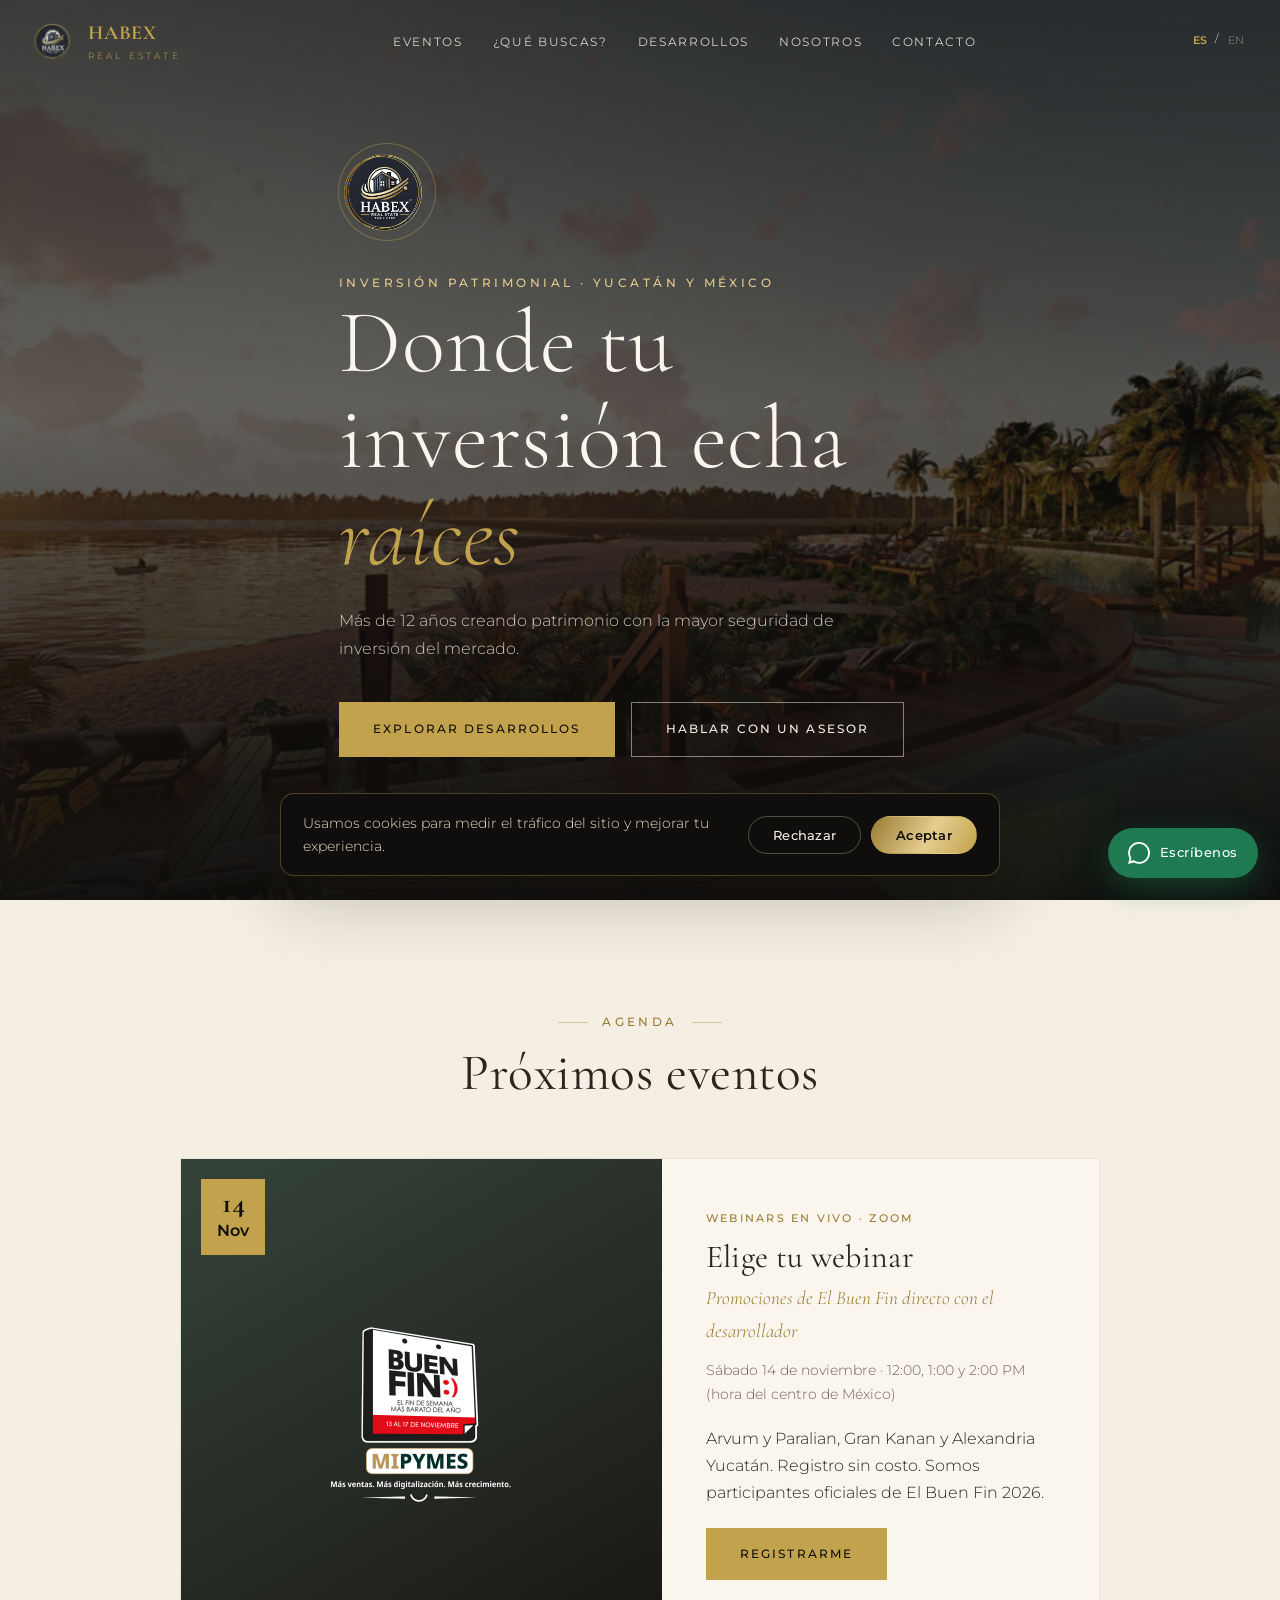
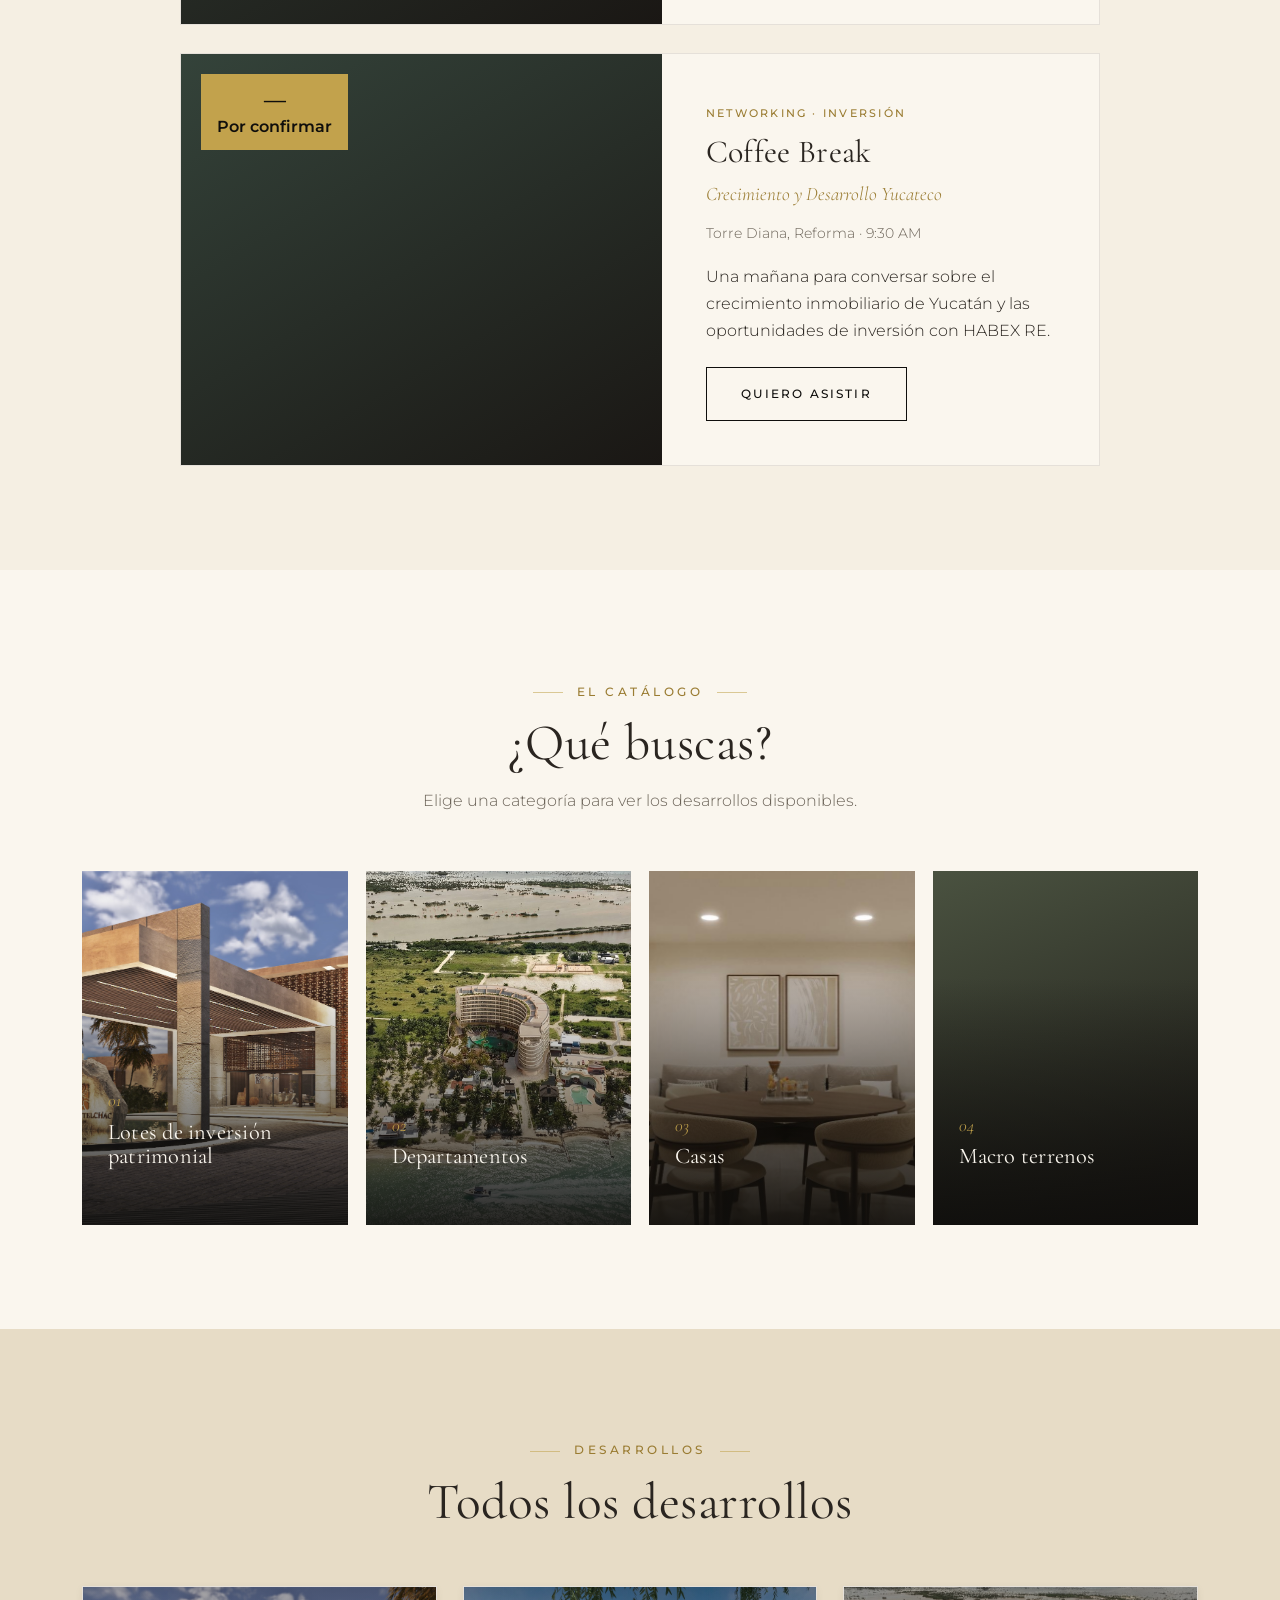
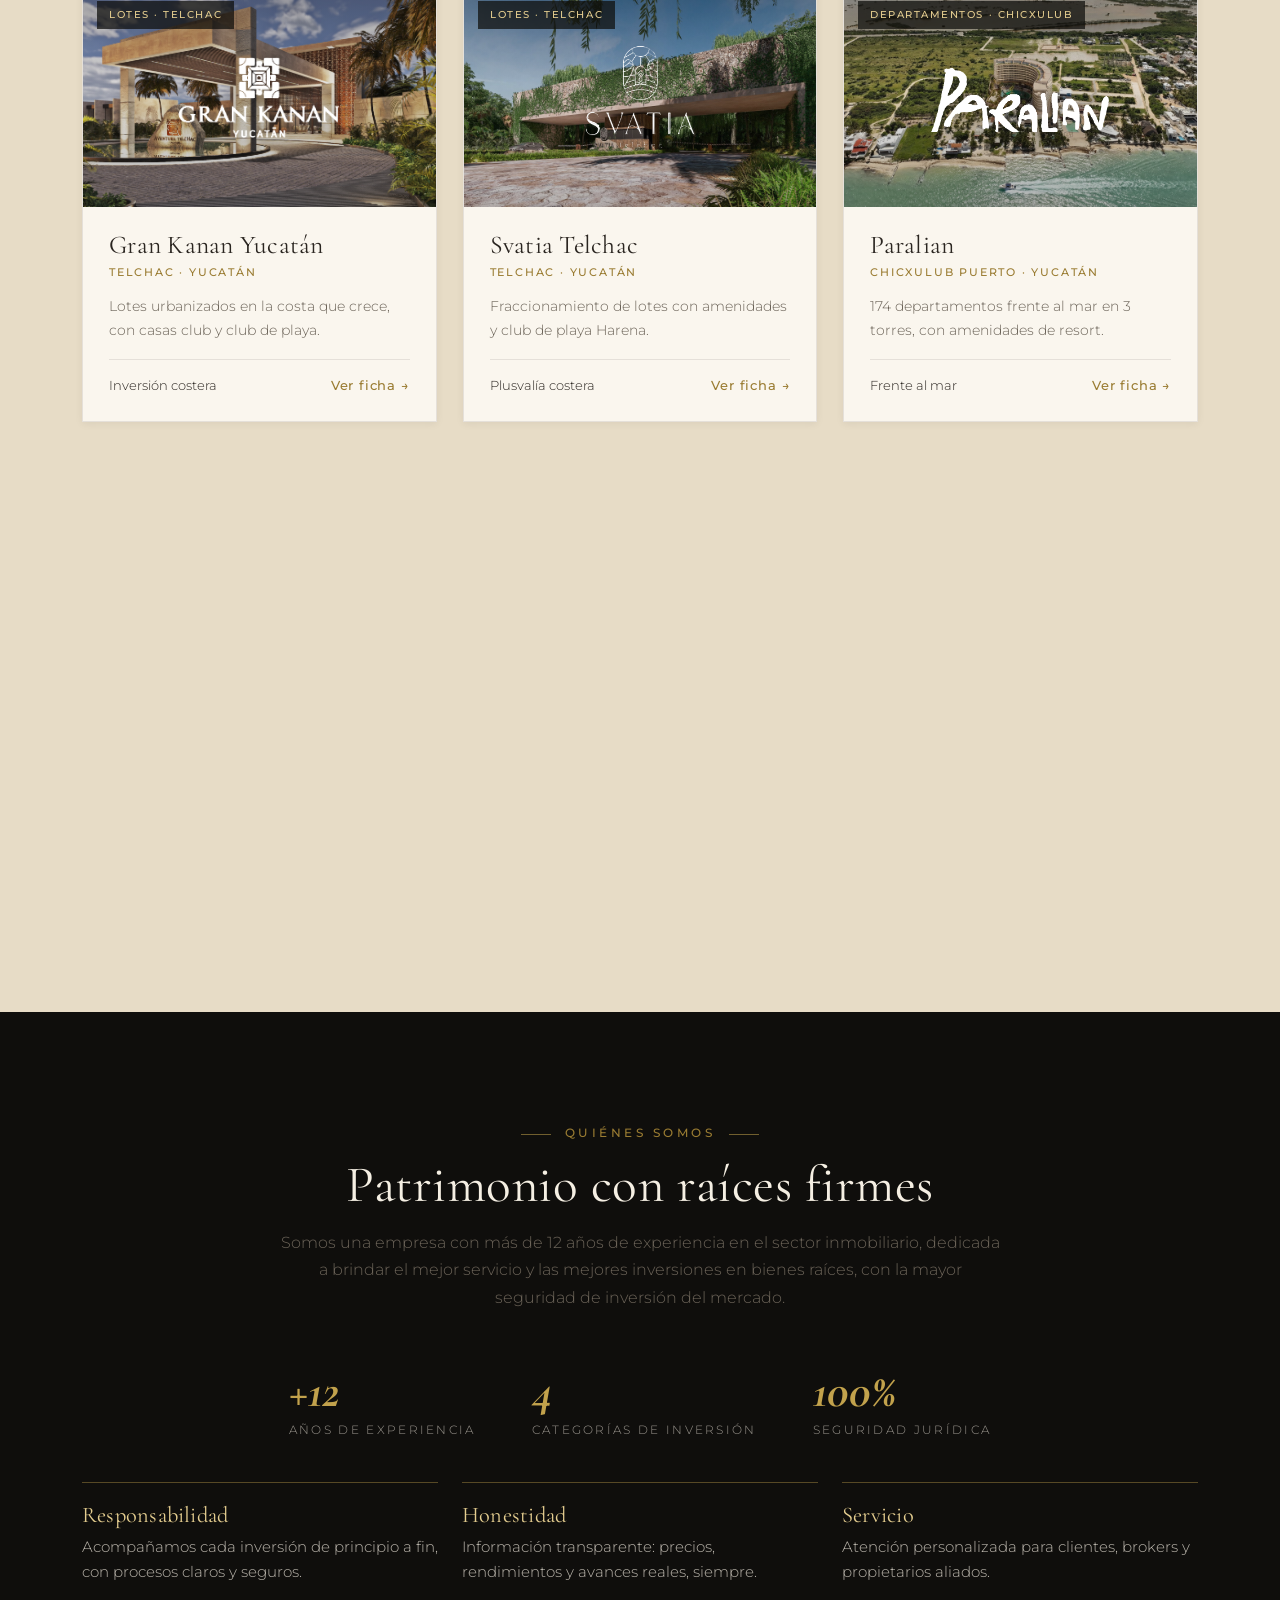
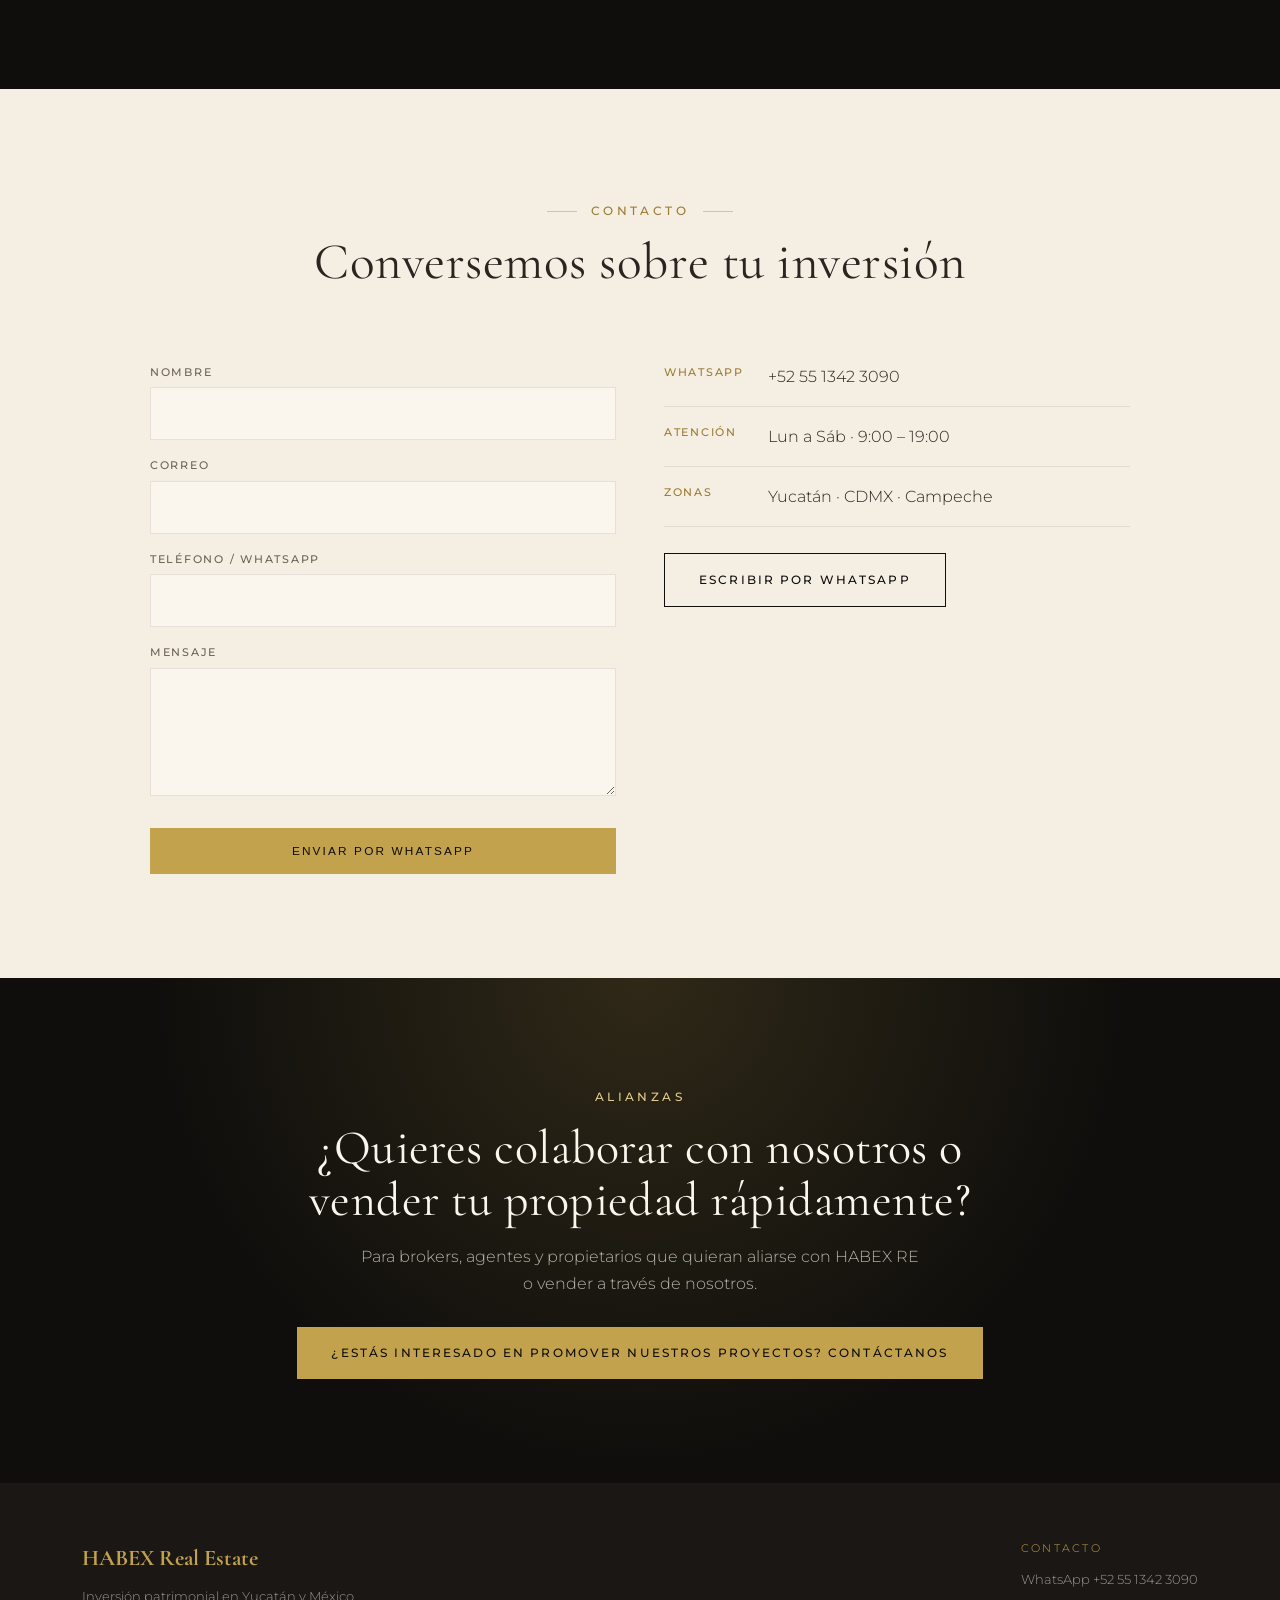
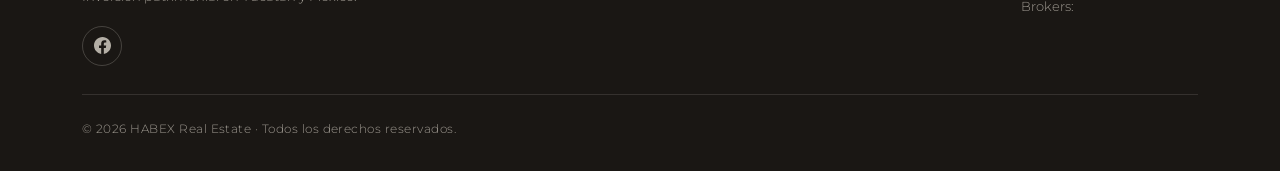
<file: index.html>
<!DOCTYPE html>
<html lang="es">
<head>
<meta charset="UTF-8">
<meta name="viewport" content="width=device-width, initial-scale=1.0">
<title>HABEX Real Estate — Inversión patrimonial en Yucatán</title>
<meta name="description" content="HABEX Real Estate: lotes de inversión, departamentos, casas y macro terrenos en Yucatán y México. Más de 12 años creando patrimonio.">
<link rel="preconnect" href="https://fonts.googleapis.com">
<link rel="preconnect" href="https://fonts.gstatic.com" crossorigin>
<link href="https://fonts.googleapis.com/css2?family=Cormorant+Garamond:ital,wght@0,300;0,400;0,500;0,600;1,400;1,500&family=Montserrat:wght@300;400;500;600&display=swap" rel="stylesheet">
<link rel="stylesheet" href="assets/css/styles.css">
<!-- Google Analytics (GA4) -->
<script async src="https://www.googletagmanager.com/gtag/js?id=G-JR0H2MDNS7"></script>
<script>
  window.dataLayer = window.dataLayer || [];
  function gtag(){dataLayer.push(arguments);}
  gtag('consent', 'default', {
    ad_storage: 'denied',
    ad_user_data: 'denied',
    ad_personalization: 'denied',
    analytics_storage: 'denied',
    wait_for_update: 500
  });
  gtag('js', new Date());
  gtag('config', 'G-JR0H2MDNS7');
</script>
</head>
<body>

<a class="skip-link" href="#buscas" data-es="Saltar al contenido" data-en="Skip to content">Saltar al contenido</a>

<!-- ============ NAV ============ -->
<header class="nav" id="nav">
  <a href="#inicio" class="brand">
    <img src="assets/img/logo/habex-logo.png" alt="HABEX Real Estate">
    <span style="display:flex;flex-direction:column"><b>HABEX</b><span>Real Estate</span></span>
  </a>
  <nav>
    <ul>
      <li><a href="#eventos" data-es="Eventos" data-en="Events">Eventos</a></li>
      <li><a href="#buscas" data-es="¿Qué buscas?" data-en="What are you looking for?">¿Qué buscas?</a></li>
      <li><a href="#catalogo" data-es="Desarrollos" data-en="Properties">Desarrollos</a></li>
      <li><a href="#nosotros" data-es="Nosotros" data-en="About">Nosotros</a></li>
      <li><a href="#contacto" data-es="Contacto" data-en="Contact">Contacto</a></li>
    </ul>
  </nav>
  <div class="tools">
    <div class="lang">
      <button data-lang="es" class="active">ES</button><span>/</span><button data-lang="en">EN</button>
    </div>
    <button class="nav-toggle" id="navToggle" aria-label="Menú">☰</button>
  </div>
</header>

<!-- ============ HERO ============ -->
<section class="hero" id="inicio">
  <div class="bg" style="background-image:url('assets/img/gran-kanan/gran-kanan-02.png')"></div>
  <div class="wrap stagger">
    <img src="assets/img/logo/habex-logo.png" alt="HABEX" class="logo-xl reveal">
    <span class="eyebrow reveal" style="color:var(--dorado-claro)" data-es="Inversión patrimonial · Yucatán y México" data-en="Patrimonial investment · Yucatán & Mexico">Inversión patrimonial · Yucatán y México</span>
    <h1 class="reveal" data-es="Donde tu inversión echa <em>raíces</em>" data-en="Where your investment takes <em>root</em>">Donde tu inversión echa <em>raíces</em></h1>
    <p class="reveal" data-es="Más de 12 años creando patrimonio con la mayor seguridad de inversión del mercado." data-en="Over 12 years building wealth with the market's strongest investment security.">Más de 12 años creando patrimonio con la mayor seguridad de inversión del mercado.</p>
    <div class="cta-row reveal">
      <a href="#buscas" class="btn btn-gold" data-es="Explorar desarrollos" data-en="Explore properties">Explorar desarrollos</a>
      <a href="#contacto" class="btn btn-ghost-light" data-es="Hablar con un asesor" data-en="Talk to an advisor">Hablar con un asesor</a>
    </div>
  </div>
  <div class="scroll-hint" data-es="Desliza" data-en="Scroll">Desliza ↓</div>
</section>

<!-- ============ EVENTOS ============ -->
<section class="sec sec-events" id="eventos">
  <div class="wrap">
    <div class="sec-head reveal">
      <span class="eyebrow" data-es="Agenda" data-en="Calendar">Agenda</span>
      <h2 data-es="Próximos eventos" data-en="Upcoming events">Próximos eventos</h2>
    </div>
    <!-- El Buen Fin 2026: webinars del sábado 14 de noviembre (landing pages/buenfin.html).
         Quitar esta tarjeta después del 17 de noviembre. -->
    <div class="event reveal" style="margin-bottom:28px">
      <div class="img" style="display:grid;place-items:center;padding:70px 20px 24px">
        <div class="date"><b>14</b><span data-es="Nov" data-en="Nov">Nov</span></div>
        <a href="pages/buenfin.html#buen-fin"><img src="assets/img/buenfin/buen-fin-mipymes-2026-vertical.png" alt="El Buen Fin 2026 · MIPYMES" width="180" height="175" loading="lazy"></a>
      </div>
      <div class="body">
        <span class="tag" data-es="Webinars en vivo · Zoom" data-en="Live webinars · Zoom">Webinars en vivo · Zoom</span>
        <h3 data-es="Elige tu webinar" data-en="Choose your webinar">Elige tu webinar</h3>
        <p style="font-family:var(--serif);font-style:italic;font-size:1.2rem;color:var(--dorado-oscuro);margin-bottom:10px" data-es="Promociones de El Buen Fin directo con el desarrollador" data-en="El Buen Fin offers straight from the developer">Promociones de El Buen Fin directo con el desarrollador</p>
        <div class="where" data-es="Sábado 14 de noviembre · 12:00, 1:00 y 2:00 PM (hora del centro de México)" data-en="Saturday, November 14 · 12:00, 1:00 and 2:00 PM (Mexico City time)">Sábado 14 de noviembre · 12:00, 1:00 y 2:00 PM (hora del centro de México)</div>
        <p data-es="Arvum y Paralian, Gran Kanan y Alexandria Yucatán. Registro sin costo. Somos participantes oficiales de El Buen Fin 2026." data-en="Arvum &amp; Paralian, Gran Kanan and Alexandria Yucatán. Free registration. We are official El Buen Fin 2026 participants.">Arvum y Paralian, Gran Kanan y Alexandria Yucatán. Registro sin costo. Somos participantes oficiales de El Buen Fin 2026.</p>
        <a href="pages/buenfin.html" class="btn btn-gold" style="margin-top:22px" data-es="Registrarme" data-en="Sign up">Registrarme</a>
      </div>
    </div>
    <div class="event reveal">
      <div class="img">
        <div class="date"><b>—</b><span data-es="Por confirmar" data-en="TBC">Por confirmar</span></div>
      </div>
      <div class="body">
        <span class="tag" data-es="Networking · Inversión" data-en="Networking · Investment">Networking · Inversión</span>
        <h3>Coffee Break</h3>
        <p style="font-family:var(--serif);font-style:italic;font-size:1.2rem;color:var(--dorado-oscuro);margin-bottom:10px" data-es="Crecimiento y Desarrollo Yucateco" data-en="Yucatán Growth & Development">Crecimiento y Desarrollo Yucateco</p>
        <div class="where">Torre Diana, Reforma · 9:30 AM</div>
        <p data-es="Una mañana para conversar sobre el crecimiento inmobiliario de Yucatán y las oportunidades de inversión con HABEX RE." data-en="A morning to discuss Yucatán's real estate growth and investment opportunities with HABEX RE.">Una mañana para conversar sobre el crecimiento inmobiliario de Yucatán y las oportunidades de inversión con HABEX RE.</p>
        <a href="#contacto" class="btn btn-ghost" style="margin-top:22px" data-es="Quiero asistir" data-en="I want to attend">Quiero asistir</a>
      </div>
    </div>
  </div>
</section>

<!-- ============ ¿QUÉ BUSCAS? ============ -->
<section class="sec" id="buscas">
  <div class="wrap">
    <div class="sec-head reveal">
      <span class="eyebrow" data-es="El catálogo" data-en="The catalog">El catálogo</span>
      <h2 data-es="¿Qué buscas?" data-en="What are you looking for?">¿Qué buscas?</h2>
      <p data-es="Elige una categoría para ver los desarrollos disponibles." data-en="Choose a category to see available properties.">Elige una categoría para ver los desarrollos disponibles.</p>
    </div>
    <div class="cats stagger">
      <a class="cat cat-fallback-1 reveal" data-filter="lotes" href="#catalogo">
        <div class="c-bg" style="background-image:url('assets/img/gran-kanan/gran-kanan-01.png')"></div>
        <span class="num">01</span>
        <h3 data-es="Lotes de inversión patrimonial" data-en="Patrimonial investment lots">Lotes de inversión patrimonial</h3>
        <span class="go" data-es="Ver desarrollos →" data-en="View properties →">Ver desarrollos →</span>
      </a>
      <a class="cat cat-fallback-2 reveal" data-filter="departamentos" href="#catalogo">
        <div class="c-bg" style="background-image:url('assets/img/paralian/paralian-01.jpg')"></div>
        <span class="num">02</span>
        <h3 data-es="Departamentos" data-en="Apartments">Departamentos</h3>
        <span class="go" data-es="Ver desarrollos →" data-en="View properties →">Ver desarrollos →</span>
      </a>
      <a class="cat cat-fallback-3 reveal" data-filter="casas" href="#catalogo">
        <div class="c-bg" style="background-image:url('assets/img/casa-colonia-maya/colonia-maya-01.png')"></div>
        <span class="num">03</span>
        <h3 data-es="Casas" data-en="Houses">Casas</h3>
        <span class="go" data-es="Ver desarrollos →" data-en="View properties →">Ver desarrollos →</span>
      </a>
      <a class="cat cat-fallback-4 reveal" data-filter="macro" href="#catalogo">
        <div class="c-bg"></div>
        <span class="num">04</span>
        <h3 data-es="Macro terrenos" data-en="Macro land">Macro terrenos</h3>
        <span class="go" data-es="Ver desarrollos →" data-en="View properties →">Ver desarrollos →</span>
      </a>
    </div>
  </div>
</section>

<!-- ============ CATÁLOGO ============ -->
<section class="sec sec-catalog" id="catalogo">
  <div class="wrap">
    <div class="sec-head reveal">
      <span class="eyebrow" data-es="Desarrollos" data-en="Properties">Desarrollos</span>
      <h2 id="catTitle" data-es="Todos los desarrollos" data-en="All properties">Todos los desarrollos</h2>
    </div>
    <div class="dev-grid stagger" id="devGrid">

      <article class="devcard reveal" data-cat="lotes">
        <a href="pages/desarrollo-gran-kanan.html"><div class="img" style="background-image:url('assets/img/gran-kanan/gran-kanan-01.png')"><span class="pill">Lotes · Telchac</span><img class="dev-logo" src="assets/img/logo/desarrollos/gran-kanan-white.png" alt="Gran Kanan Yucatán" width="170" height="89" loading="lazy"></div></a>
        <div class="body">
          <h3>Gran Kanan Yucatán</h3>
          <div class="loc">Telchac · Yucatán</div>
          <p class="desc" data-es="Lotes urbanizados en la costa que crece, con casas club y club de playa." data-en="Urbanized lots on the rising coast, with club houses and beach club.">Lotes urbanizados en la costa que crece, con casas club y club de playa.</p>
          <div class="row"><span data-es="Inversión costera" data-en="Coastal investment">Inversión costera</span><a class="more" href="pages/desarrollo-gran-kanan.html" data-es="Ver ficha →" data-en="View details →">Ver ficha →</a></div>
        </div>
      </article>

      <article class="devcard reveal" data-cat="lotes">
        <a href="pages/desarrollo-svatia.html"><div class="img" style="background-image:url('assets/img/svatia/svatia-01.jpg')"><span class="pill">Lotes · Telchac</span><img class="dev-logo" src="assets/img/logo/desarrollos/svatia-white.png" alt="Svatia Telchac" width="170" height="158" loading="lazy"></div></a>
        <div class="body">
          <h3>Svatia Telchac</h3>
          <div class="loc">Telchac · Yucatán</div>
          <p class="desc" data-es="Fraccionamiento de lotes con amenidades y club de playa Harena." data-en="Lot development with amenities and Harena beach club.">Fraccionamiento de lotes con amenidades y club de playa Harena.</p>
          <div class="row"><span data-es="Plusvalía costera" data-en="Coastal appreciation">Plusvalía costera</span><a class="more" href="pages/desarrollo-svatia.html" data-es="Ver ficha →" data-en="View details →">Ver ficha →</a></div>
        </div>
      </article>

      <article class="devcard reveal" data-cat="departamentos">
        <a href="pages/desarrollo-paralian.html"><div class="img" style="background-image:url('assets/img/paralian/paralian-01.jpg')"><span class="pill">Departamentos · Chicxulub</span><img class="dev-logo" src="assets/img/logo/desarrollos/paralian-white.png" alt="Paralian" width="190" height="70" loading="lazy"></div></a>
        <div class="body">
          <h3>Paralian</h3>
          <div class="loc">Chicxulub Puerto · Yucatán</div>
          <p class="desc" data-es="174 departamentos frente al mar en 3 torres, con amenidades de resort." data-en="174 beachfront apartments in 3 towers, with resort amenities.">174 departamentos frente al mar en 3 torres, con amenidades de resort.</p>
          <div class="row"><span data-es="Frente al mar" data-en="Beachfront">Frente al mar</span><a class="more" href="pages/desarrollo-paralian.html" data-es="Ver ficha →" data-en="View details →">Ver ficha →</a></div>
        </div>
      </article>

      <article class="devcard reveal" data-cat="casas">
        <a href="pages/desarrollo-colonia-maya.html"><div class="img" style="background-image:url('assets/img/casa-colonia-maya/colonia-maya-01.png')"><span class="pill" data-es="Casa · Mérida" data-en="House · Mérida">Casa · Mérida</span><span class="dev-logo txt"><b>Colonia Maya</b><span data-es="Casa · Mérida" data-en="House · Mérida">Casa · Mérida</span></span></div></a>
        <div class="body">
          <h3 data-es="Casa Colonia Maya" data-en="Colonia Maya House">Casa Colonia Maya</h3>
          <div class="loc" data-es="Norte de Mérida · Yucatán" data-en="North Mérida · Yucatán">Norte de Mérida · Yucatán</div>
          <p class="desc" data-es="Casa de una planta, remodelada, entrega inmediata. Alberca de chukum." data-en="Single-level remodeled house, immediate delivery. Chukum pool.">Casa de una planta, remodelada, entrega inmediata. Alberca de chukum.</p>
          <div class="row"><span>$4,500,000 MXN</span><a class="more" href="pages/desarrollo-colonia-maya.html" data-es="Ver ficha →" data-en="View details →">Ver ficha →</a></div>
        </div>
      </article>

      <article class="devcard reveal" data-cat="macro">
        <a href="pages/desarrollo-macroterrenos.html"><div class="img cat-fallback-4"><span class="pill" data-es="Macro terreno" data-en="Macro land">Macro terreno</span><span class="dev-logo txt"><b>Sahe</b><span data-es="Macrolotes" data-en="Macro lots">Macrolotes</span></span></div></a>
        <div class="body">
          <h3>Sahe Macrolotes</h3>
          <div class="loc">Yucatán</div>
          <p class="desc" data-es="Macro lotes para desarrolladores e inversión a gran escala (Sahe, San Joaquín, Valladolid)." data-en="Macro lots for developers and large-scale investment (Sahe, San Joaquín, Valladolid).">Macro lotes para desarrolladores e inversión a gran escala (Sahe, San Joaquín, Valladolid).</p>
          <div class="row"><span data-es="Gran escala" data-en="Large scale">Gran escala</span><a class="more" href="pages/desarrollo-macroterrenos.html" data-es="Ver ficha →" data-en="View details →">Ver ficha →</a></div>
        </div>
      </article>

    </div>
  </div>
</section>

<!-- ============ NOSOTROS ============ -->
<section class="sec sec-about" id="nosotros">
  <div class="wrap">
    <div class="sec-head reveal">
      <span class="eyebrow" data-es="Quiénes somos" data-en="About us">Quiénes somos</span>
      <h2 data-es="Patrimonio con raíces firmes" data-en="Wealth with firm roots">Patrimonio con raíces firmes</h2>
      <p data-es="Somos una empresa con más de 12 años de experiencia en el sector inmobiliario, dedicada a brindar el mejor servicio y las mejores inversiones en bienes raíces, con la mayor seguridad de inversión del mercado." data-en="A company with over 12 years of experience in real estate, dedicated to the best service and the best property investments, with the market's strongest investment security.">Somos una empresa con más de 12 años de experiencia en el sector inmobiliario, dedicada a brindar el mejor servicio y las mejores inversiones en bienes raíces, con la mayor seguridad de inversión del mercado.</p>
    </div>
    <div class="stats stagger">
      <div class="s reveal"><b>+12</b><span data-es="Años de experiencia" data-en="Years of experience">Años de experiencia</span></div>
      <div class="s reveal"><b>4</b><span data-es="Categorías de inversión" data-en="Investment categories">Categorías de inversión</span></div>
      <div class="s reveal"><b>100%</b><span data-es="Seguridad jurídica" data-en="Legal certainty">Seguridad jurídica</span></div>
    </div>
    <div class="about-grid stagger">
      <div class="item reveal"><h3 data-es="Responsabilidad" data-en="Responsibility">Responsabilidad</h3><p data-es="Acompañamos cada inversión de principio a fin, con procesos claros y seguros." data-en="We support every investment end to end, with clear and secure processes.">Acompañamos cada inversión de principio a fin, con procesos claros y seguros.</p></div>
      <div class="item reveal"><h3 data-es="Honestidad" data-en="Honesty">Honestidad</h3><p data-es="Información transparente: precios, rendimientos y avances reales, siempre." data-en="Transparent information: real prices, returns and progress, always.">Información transparente: precios, rendimientos y avances reales, siempre.</p></div>
      <div class="item reveal"><h3 data-es="Servicio" data-en="Service">Servicio</h3><p data-es="Atención personalizada para clientes, brokers y propietarios aliados." data-en="Personalized attention for clients, brokers and partner owners.">Atención personalizada para clientes, brokers y propietarios aliados.</p></div>
    </div>
  </div>
</section>

<!-- ============ CONTACTO ============ -->
<section class="sec sec-contact" id="contacto">
  <div class="wrap">
    <div class="sec-head reveal">
      <span class="eyebrow" data-es="Contacto" data-en="Contact">Contacto</span>
      <h2 data-es="Conversemos sobre tu inversión" data-en="Let's talk about your investment">Conversemos sobre tu inversión</h2>
    </div>
    <div class="contact-grid reveal">
      <form class="form" onsubmit="return habexSubmit(event)" novalidate>
        <label for="f-nombre" data-es="Nombre" data-en="Name">Nombre</label>
        <input id="f-nombre" type="text" name="nombre" required autocomplete="name">
        <label for="f-email" data-es="Correo" data-en="Email">Correo</label>
        <input id="f-email" type="email" name="email" required autocomplete="email">
        <label for="f-tel" data-es="Teléfono / WhatsApp" data-en="Phone / WhatsApp">Teléfono / WhatsApp</label>
        <input id="f-tel" type="tel" name="tel" autocomplete="tel" inputmode="tel">
        <label for="f-msg" data-es="Mensaje" data-en="Message">Mensaje</label>
        <textarea id="f-msg" name="mensaje" rows="4"></textarea>
        <button type="submit" class="btn btn-gold" style="margin-top:24px;width:100%;justify-content:center" data-es="Enviar por WhatsApp" data-en="Send via WhatsApp">Enviar por WhatsApp</button>
        <p class="form-msg" id="formMsg" role="status" aria-live="polite" hidden></p>
      </form>
      <div class="contact-info">
        <div class="line"><span class="k">WhatsApp</span><a href="https://wa.me/525513423090" target="_blank">+52 55 1342 3090</a></div>
        <div class="line"><span class="k" data-es="Atención" data-en="Hours">Atención</span><span data-es="Lun a Sáb · 9:00 – 19:00" data-en="Mon–Sat · 9:00 – 19:00">Lun a Sáb · 9:00 – 19:00</span></div>
        <div class="line"><span class="k" data-es="Zonas" data-en="Areas">Zonas</span><span>Yucatán · CDMX · Campeche</span></div>
        <a href="https://wa.me/525513423090" target="_blank" class="btn btn-ghost" style="margin-top:26px" data-es="Escribir por WhatsApp" data-en="Message on WhatsApp">Escribir por WhatsApp</a>
      </div>
    </div>
  </div>
</section>

<!-- ============ COLABORACIÓN ============ -->
<section class="sec sec-collab" id="colaboracion">
  <div class="wrap reveal">
    <span class="eyebrow" style="color:var(--dorado-claro)" data-es="Alianzas" data-en="Partnerships">Alianzas</span>
    <h2 data-es="¿Quieres colaborar con nosotros o vender tu propiedad rápidamente?" data-en="Want to partner with us or sell your property fast?">¿Quieres colaborar con nosotros o vender tu propiedad rápidamente?</h2>
    <p data-es="Para brokers, agentes y propietarios que quieran aliarse con HABEX RE o vender a través de nosotros." data-en="For brokers, agents and owners who want to partner with HABEX RE or sell through us.">Para brokers, agentes y propietarios que quieran aliarse con HABEX RE o vender a través de nosotros.</p>
    <a href="https://wa.me/525536466893?text=Estoy%20interesado%20en%20promover%20sus%20proyectos" target="_blank" class="btn btn-gold" data-es="¿Estás interesado en promover nuestros proyectos? Contáctanos" data-en="Interested in promoting our projects? Contact us">¿Estás interesado en promover nuestros proyectos? Contáctanos</a>
  </div>
</section>

<!-- ============ FOOTER ============ -->
<footer class="footer">
  <div class="wrap">
    <div class="top">
      <div class="brand"><b>HABEX Real Estate</b><p style="margin-top:8px;font-size:.82rem" data-es="Inversión patrimonial en Yucatán y México." data-en="Patrimonial investment in Yucatán & Mexico.">Inversión patrimonial en Yucatán y México.</p><div class="social"><a href="https://www.facebook.com/profile.php?id=61575187408330" target="_blank" rel="noopener" aria-label="Facebook"><svg viewBox="0 0 24 24"><path d="M24 12.07C24 5.4 18.63 0 12 0S0 5.4 0 12.07C0 18.1 4.39 23.1 10.13 24v-8.44H7.08v-3.49h3.05V9.41c0-3.02 1.79-4.69 4.53-4.69 1.31 0 2.68.24 2.68.24v2.97h-1.51c-1.49 0-1.95.93-1.95 1.88v2.26h3.32l-.53 3.49h-2.79V24C19.61 23.1 24 18.1 24 12.07z"/></svg></a></div></div>
      <div>
        <p style="color:var(--dorado);font-size:.7rem;letter-spacing:.2em;text-transform:uppercase;margin-bottom:10px" data-es="Contacto" data-en="Contact">Contacto</p>
        <p style="font-size:.84rem"><a href="https://wa.me/525513423090">WhatsApp +52 55 1342 3090</a></p>
        <p style="font-size:.84rem;margin-top:4px" data-es="Brokers:" data-en="Brokers:">Brokers: <a href="https://wa.me/525536466893">+52 55 3646 6893</a></p>
      </div>
    </div>
    <div class="legal">© <span id="yr"></span> HABEX Real Estate · <span data-es="Todos los derechos reservados." data-en="All rights reserved.">Todos los derechos reservados.</span></div>
  </div>
</footer>

<!-- WhatsApp flotante -->
<a href="https://wa.me/525513423090" target="_blank" class="wa-float" aria-label="WhatsApp">
  <svg viewBox="0 0 24 24"><path d="M.057 24l1.687-6.163a11.867 11.867 0 01-1.587-5.945C.16 5.335 5.495 0 12.05 0a11.82 11.82 0 018.413 3.488 11.82 11.82 0 013.48 8.414c-.003 6.557-5.338 11.892-11.893 11.892a11.9 11.9 0 01-5.688-1.448L.057 24zm6.597-3.807c1.676.995 3.276 1.591 5.392 1.592 5.448 0 9.886-4.434 9.889-9.885.002-5.462-4.415-9.89-9.881-9.892-5.452 0-9.887 4.434-9.889 9.884a9.86 9.86 0 001.51 5.26l-.999 3.648 3.978-1.197z"/></svg>
  <span data-es="Escríbenos" data-en="Chat with us">Escríbenos</span>
</a>

<script src="assets/js/main.js"></script>
</body>
</html>
</file>
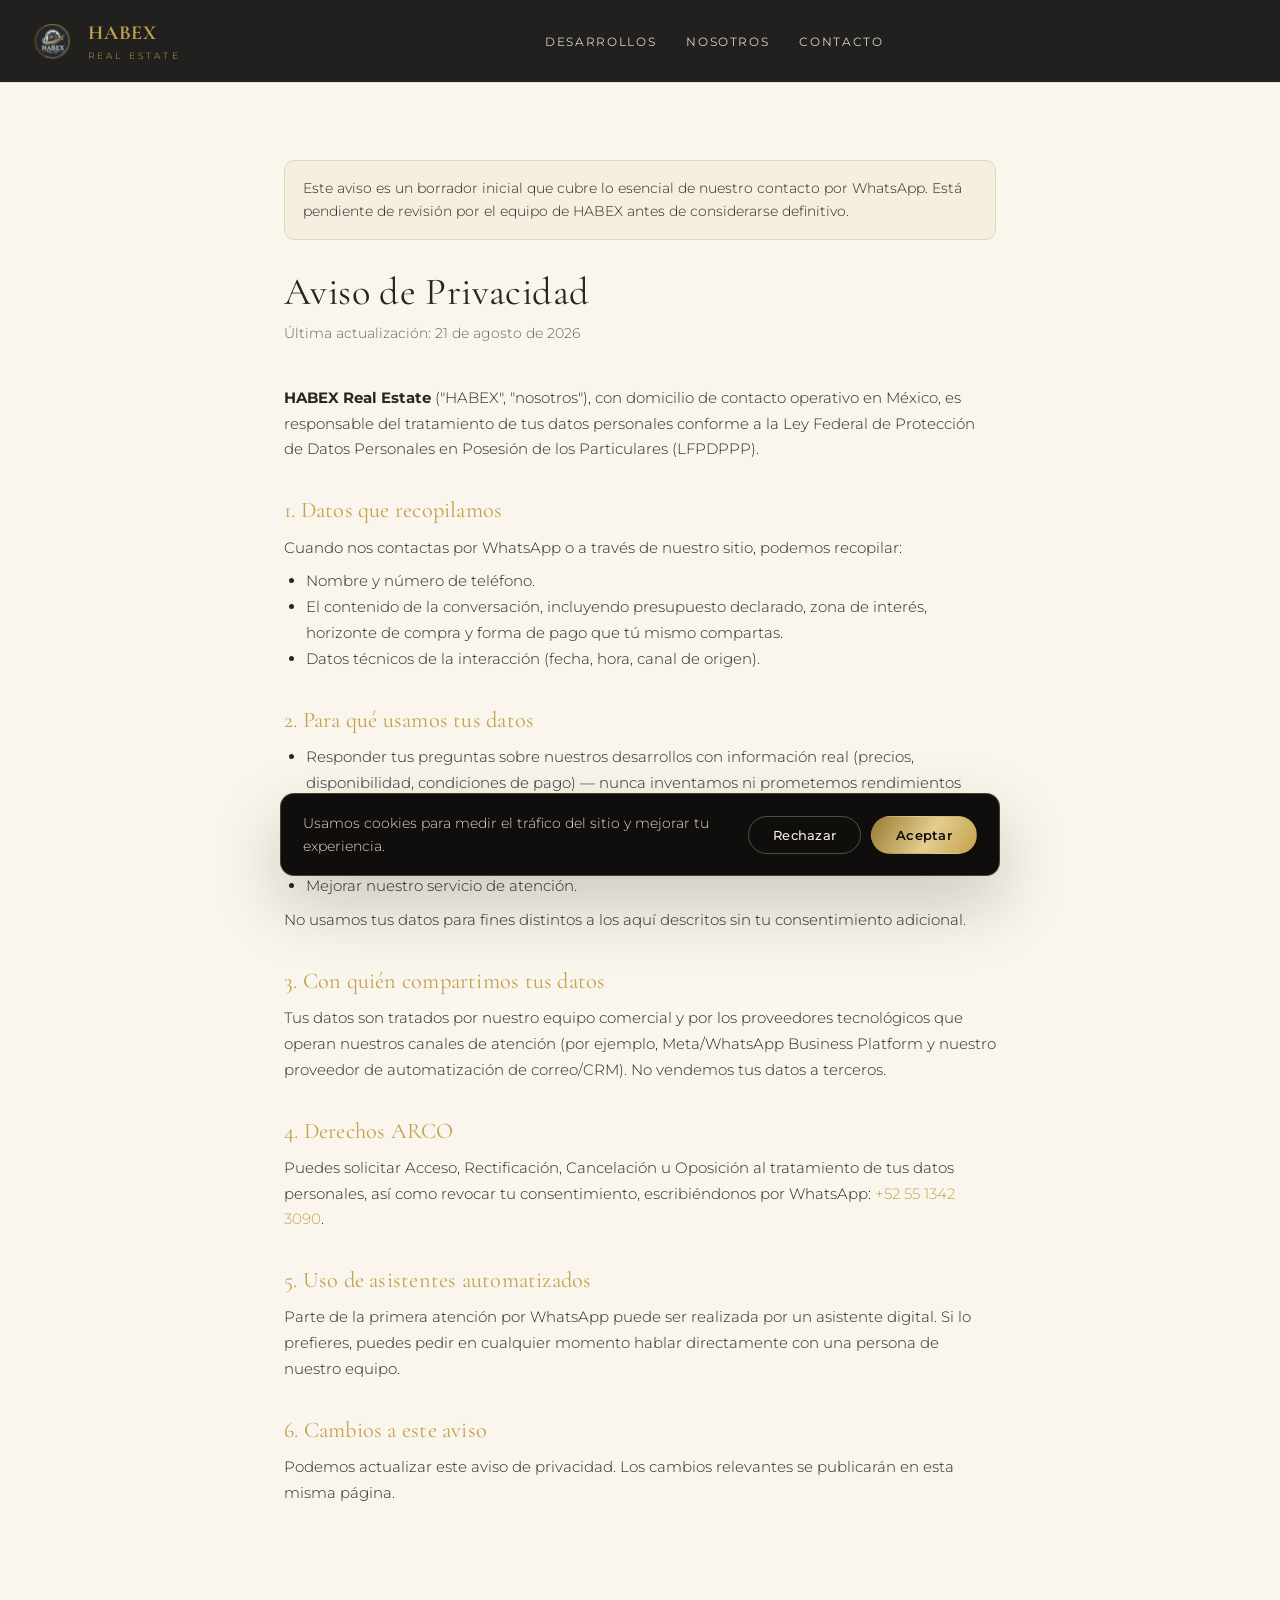
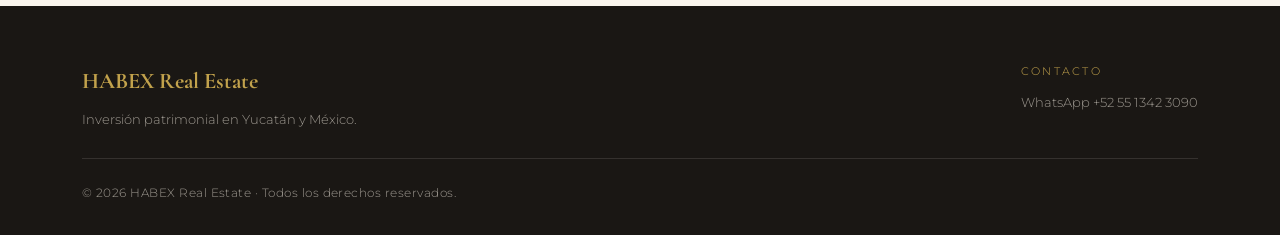
<file: pages/aviso-privacidad.html>
<!DOCTYPE html>
<html lang="es">
<head>
<meta charset="UTF-8">
<meta name="viewport" content="width=device-width, initial-scale=1.0">
<title>Aviso de Privacidad — HABEX Real Estate</title>
<meta name="description" content="Aviso de privacidad de HABEX Real Estate: qué datos recopilamos, para qué los usamos y cómo ejercer tus derechos ARCO.">
<link rel="preconnect" href="https://fonts.googleapis.com">
<link rel="preconnect" href="https://fonts.gstatic.com" crossorigin>
<link href="https://fonts.googleapis.com/css2?family=Cormorant+Garamond:ital,wght@0,300;0,400;0,500;0,600;1,400;1,500&family=Montserrat:wght@300;400;500;600&display=swap" rel="stylesheet">
<link rel="stylesheet" href="../assets/css/styles.css">
<!-- Google Analytics (GA4) -->
<script async src="https://www.googletagmanager.com/gtag/js?id=G-JR0H2MDNS7"></script>
<script>
  window.dataLayer = window.dataLayer || [];
  function gtag(){dataLayer.push(arguments);}
  gtag('consent', 'default', {
    ad_storage: 'denied',
    ad_user_data: 'denied',
    ad_personalization: 'denied',
    analytics_storage: 'denied',
    wait_for_update: 500
  });
  gtag('js', new Date());
  gtag('config', 'G-JR0H2MDNS7');
</script>
<style>
  .legal-doc{max-width:760px;margin:0 auto;padding:160px 24px 100px}
  .legal-doc h1{font-family:var(--serif,'Cormorant Garamond',serif);font-size:2.4rem;margin-bottom:8px}
  .legal-doc .updated{color:var(--texto2,#8a8067);font-size:.85rem;margin-bottom:40px}
  .legal-doc h2{font-family:var(--serif,'Cormorant Garamond',serif);font-size:1.4rem;margin:36px 0 12px;color:var(--dorado,#c2a24c)}
  .legal-doc p, .legal-doc li{font-size:.95rem;line-height:1.7;color:var(--texto,#3a3428)}
  .legal-doc ul{padding-left:22px;margin:8px 0}
  .legal-doc a{color:var(--dorado,#c2a24c)}
  .legal-doc .borrador{background:#f5efe0;border:1px solid #e4d9c0;border-radius:10px;padding:16px 18px;font-size:.85rem;margin-bottom:32px}
</style>
</head>
<body class="dp">

<!-- ============ NAV ============ -->
<header class="nav scrolled" id="nav">
  <a href="../index.html" class="brand">
    <img src="../assets/img/logo/habex-logo.png" alt="HABEX Real Estate">
    <span style="display:flex;flex-direction:column"><b>HABEX</b><span>Real Estate</span></span>
  </a>
  <nav>
    <ul>
      <li><a href="../index.html#catalogo" data-es="Desarrollos" data-en="Properties">Desarrollos</a></li>
      <li><a href="../index.html#nosotros" data-es="Nosotros" data-en="About">Nosotros</a></li>
      <li><a href="../index.html#contacto" data-es="Contacto" data-en="Contact">Contacto</a></li>
    </ul>
  </nav>
  <div class="tools">
    <button class="nav-toggle" id="navToggle" aria-label="Menú">☰</button>
  </div>
</header>

<main class="legal-doc">
  <p class="borrador">Este aviso es un borrador inicial que cubre lo esencial de nuestro contacto por WhatsApp. Está pendiente de revisión por el equipo de HABEX antes de considerarse definitivo.</p>

  <h1>Aviso de Privacidad</h1>
  <p class="updated">Última actualización: 21 de agosto de 2026</p>

  <p><strong>HABEX Real Estate</strong> ("HABEX", "nosotros"), con domicilio de contacto operativo en México,
  es responsable del tratamiento de tus datos personales conforme a la Ley Federal de Protección de Datos
  Personales en Posesión de los Particulares (LFPDPPP).</p>

  <h2>1. Datos que recopilamos</h2>
  <p>Cuando nos contactas por WhatsApp o a través de nuestro sitio, podemos recopilar:</p>
  <ul>
    <li>Nombre y número de teléfono.</li>
    <li>El contenido de la conversación, incluyendo presupuesto declarado, zona de interés, horizonte de
      compra y forma de pago que tú mismo compartas.</li>
    <li>Datos técnicos de la interacción (fecha, hora, canal de origen).</li>
  </ul>

  <h2>2. Para qué usamos tus datos</h2>
  <ul>
    <li>Responder tus preguntas sobre nuestros desarrollos con información real (precios, disponibilidad,
      condiciones de pago) — nunca inventamos ni prometemos rendimientos garantizados.</li>
    <li>Calificar tu interés para conectarte con el asesor adecuado de nuestro equipo.</li>
    <li>Dar seguimiento comercial a tu solicitud.</li>
    <li>Mejorar nuestro servicio de atención.</li>
  </ul>
  <p>No usamos tus datos para fines distintos a los aquí descritos sin tu consentimiento adicional.</p>

  <h2>3. Con quién compartimos tus datos</h2>
  <p>Tus datos son tratados por nuestro equipo comercial y por los proveedores tecnológicos que operan
  nuestros canales de atención (por ejemplo, Meta/WhatsApp Business Platform y nuestro proveedor de
  automatización de correo/CRM). No vendemos tus datos a terceros.</p>

  <h2>4. Derechos ARCO</h2>
  <p>Puedes solicitar Acceso, Rectificación, Cancelación u Oposición al tratamiento de tus datos personales,
  así como revocar tu consentimiento, escribiéndonos por WhatsApp:
  <a href="https://wa.me/525513423090">+52 55 1342 3090</a>.</p>

  <h2>5. Uso de asistentes automatizados</h2>
  <p>Parte de la primera atención por WhatsApp puede ser realizada por un asistente digital. Si lo prefieres,
  puedes pedir en cualquier momento hablar directamente con una persona de nuestro equipo.</p>

  <h2>6. Cambios a este aviso</h2>
  <p>Podemos actualizar este aviso de privacidad. Los cambios relevantes se publicarán en esta misma página.</p>
</main>

<!-- ============ FOOTER ============ -->
<footer class="footer">
  <div class="wrap">
    <div class="top">
      <div class="brand"><b>HABEX Real Estate</b><p style="margin-top:8px;font-size:.82rem" data-es="Inversión patrimonial en Yucatán y México." data-en="Patrimonial investment in Yucatán & Mexico.">Inversión patrimonial en Yucatán y México.</p></div>
      <div>
        <p style="color:var(--dorado);font-size:.7rem;letter-spacing:.2em;text-transform:uppercase;margin-bottom:10px" data-es="Contacto" data-en="Contact">Contacto</p>
        <p style="font-size:.84rem"><a href="https://wa.me/525513423090">WhatsApp +52 55 1342 3090</a></p>
      </div>
    </div>
    <div class="legal">© <span id="yr"></span> HABEX Real Estate · <span data-es="Todos los derechos reservados." data-en="All rights reserved.">Todos los derechos reservados.</span></div>
  </div>
</footer>

<script src="../assets/js/main.js"></script>
</body>
</html>
</file>
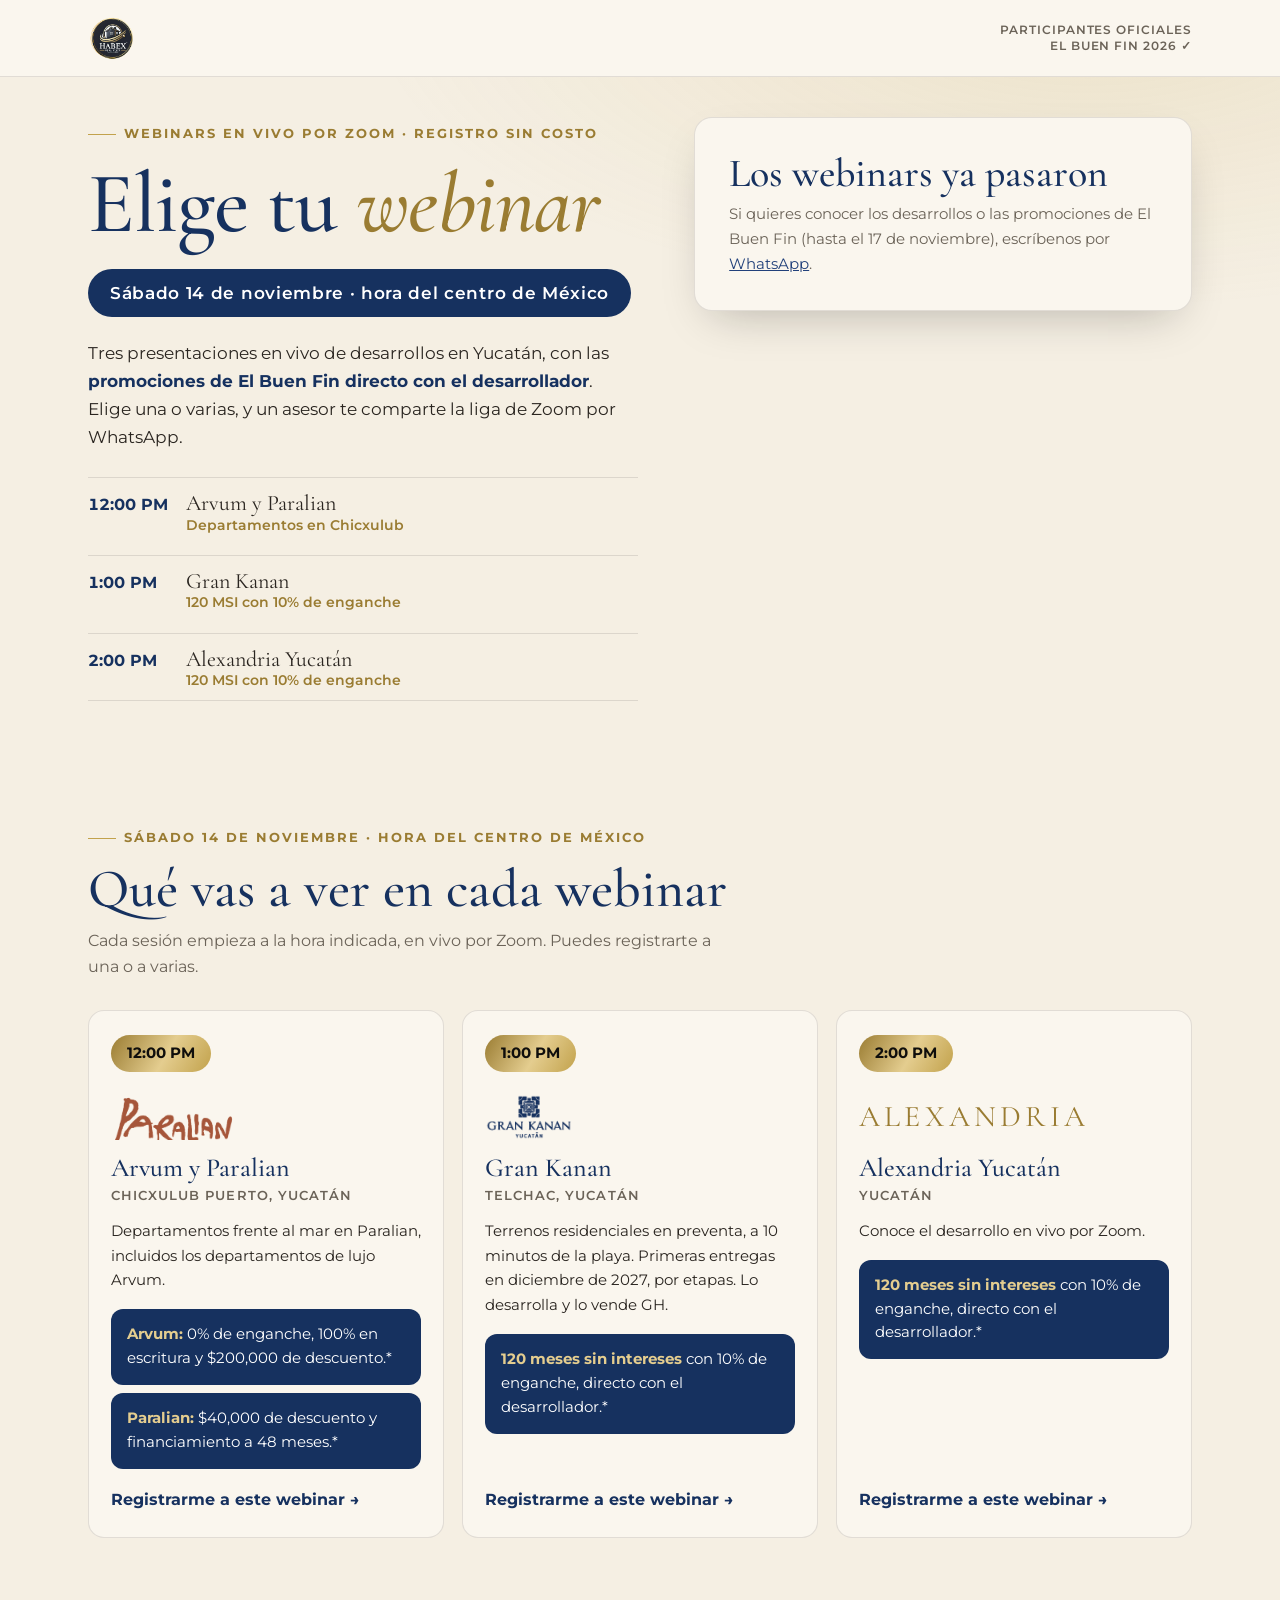
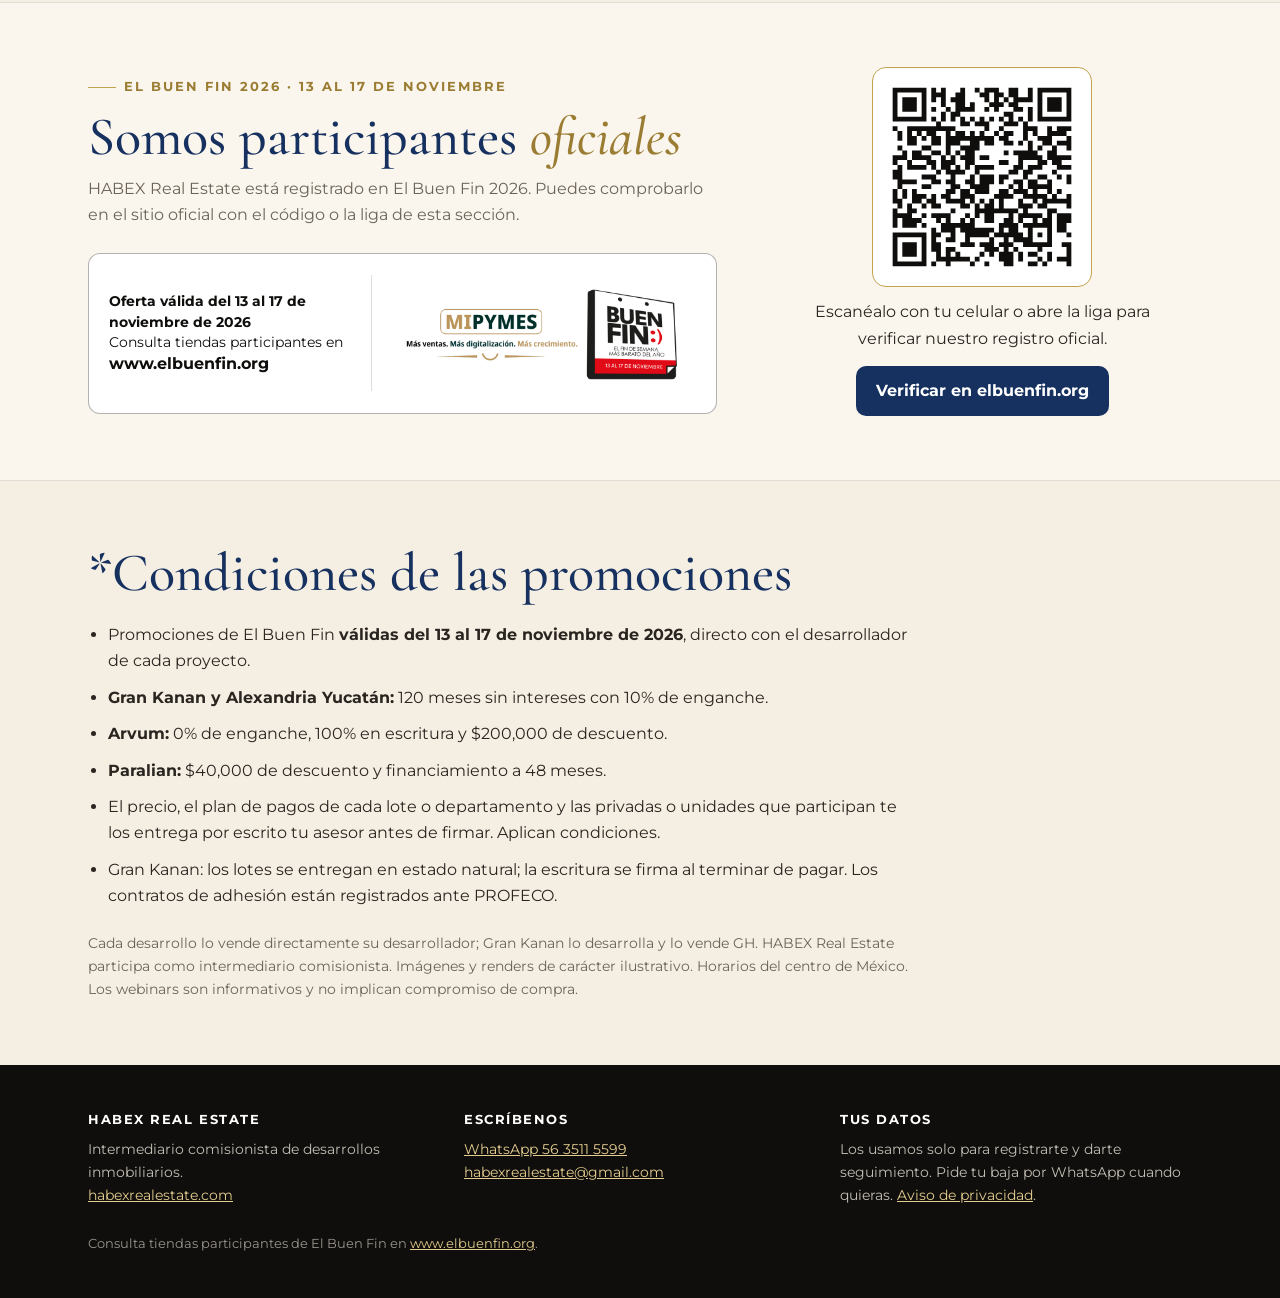
<file: pages/buenfin.html>
<!DOCTYPE html>
<html lang="es-MX">
<head>
<meta charset="utf-8">
<meta name="viewport" content="width=device-width, initial-scale=1, viewport-fit=cover">
<title>Elige tu webinar · Sábado 14 de noviembre · HABEX Real Estate · El Buen Fin 2026</title>
<meta name="description" content="Webinars en vivo por Zoom el sábado 14 de noviembre: Arvum y Paralian, Gran Kanan y Alexandria Yucatán. Registro sin costo. Promociones de El Buen Fin 2026 directo con el desarrollador.">
<meta property="og:title" content="Elige tu webinar · Sábado 14 de noviembre">
<meta property="og:description" content="Tres presentaciones en vivo por Zoom de desarrollos en Yucatán. Registro sin costo.">
<meta property="og:image" content="../assets/img/buenfin/buen-fin-mipymes-2026-horizontal.png">
<meta property="og:type" content="website">
<link rel="icon" href="../assets/img/logo/habex-logo.png">
<link rel="preconnect" href="https://fonts.googleapis.com">
<link rel="preconnect" href="https://fonts.gstatic.com" crossorigin>
<link href="https://fonts.googleapis.com/css2?family=Cormorant+Garamond:ital,wght@0,400;0,500;0,600;1,400;1,500&family=Montserrat:wght@400;500;600;700&display=swap" rel="stylesheet">
<!-- Google Analytics (GA4), mismo snippet y consentimiento por defecto que el resto del sitio -->
<script async src="https://www.googletagmanager.com/gtag/js?id=G-JR0H2MDNS7"></script>
<script>
  window.dataLayer = window.dataLayer || [];
  function gtag(){dataLayer.push(arguments);}
  gtag('consent', 'default', {
    ad_storage: 'denied',
    ad_user_data: 'denied',
    ad_personalization: 'denied',
    analytics_storage: 'denied',
    wait_for_update: 500
  });
  gtag('js', new Date());
  gtag('config', 'G-JR0H2MDNS7');
</script>

<style>
/* ═══════════════════════════════════════════════════════════════
   WEBINARS EL BUEN FIN 2026 · sábado 14 de noviembre
   Landing de registro a los 3 Zoom (pedido de Anabel/GH, 2026-11-12).
   El formulario llama a POST /leads/webinar de habex-agentes; el script
   habex-agentes/scripts/tunnel-up.sh actualiza CONFIG.API_URL cuando cambia
   el quick tunnel. Logos del Buen Fin: archivos oficiales de elbuenfin.org
   (assets/images/brand/), usados según el Manual de Identidad 2026 MIPYMES:
   versión horizontal con su leyenda, sobre fondo claro y sin pleca.
   Paleta: tokens de assets/css/styles.css (crema, dorado, azul Gran Kanan).
   ═══════════════════════════════════════════════════════════════ */
:root{
  --negro:#0F0E0C; --texto:#2A2520; --texto2:#6B6358;
  --dorado:#C2A24C; --dorado-claro:#E4CD8F; --dorado-oscuro:#9A7C32;
  --arena:#E7DCC6; --crema:#F5EFE3; --blanco:#FAF6EE;
  --azul:#16315F; --azul-2:#21407A; --terracota:#B0734E;
  --linea:rgba(42,37,32,.12);
  --serif:'Cormorant Garamond',Georgia,serif;
  --sans:'Montserrat',-apple-system,Helvetica,Arial,sans-serif;
  --ancho:1160px;
  --sombra:0 18px 44px -18px rgba(15,14,12,.28);
}
*,*::before,*::after{box-sizing:border-box}
html{scroll-behavior:smooth;-webkit-text-size-adjust:100%}
body{margin:0;background:var(--crema);color:var(--texto);font-family:var(--sans);
     font-size:16px;line-height:1.65;overflow-x:hidden}
img{max-width:100%;display:block}
h1,h2,h3{font-family:var(--serif);font-weight:500;line-height:1.05;margin:0;color:var(--azul)}
p{margin:0}
a{color:var(--azul-2)}
.marco{width:100%;max-width:var(--ancho);margin:0 auto;padding:0 16px}
@media (min-width:720px){.marco{padding:0 28px}}

/* ── Encabezado ── */
.tope{background:var(--blanco);border-bottom:1px solid var(--linea)}
.tope .marco{display:flex;align-items:center;justify-content:space-between;gap:14px;padding-top:12px;padding-bottom:12px}
.tope .habex{height:52px;width:auto}
.tope .oficial{display:flex;align-items:center;gap:10px;text-decoration:none;color:var(--texto2);
               font-size:12px;font-weight:600;letter-spacing:.08em;text-transform:uppercase;text-align:right;line-height:1.35}
@media (max-width:520px){.tope .oficial{font-size:10.5px;letter-spacing:.06em}}

/* ── Portada + registro ── */
.portada{padding:40px 0 56px;background:
  radial-gradient(1200px 500px at 85% -10%,rgba(194,162,76,.16),transparent 60%),var(--crema)}
.portada-reja{display:grid;gap:36px;align-items:start}
@media (min-width:960px){.portada-reja{grid-template-columns:minmax(0,1.05fr) minmax(0,.95fr);gap:56px}}
.rotulo{display:inline-flex;align-items:center;gap:8px;font-size:12.5px;font-weight:700;letter-spacing:.16em;
        text-transform:uppercase;color:var(--dorado-oscuro)}
.rotulo::before{content:"";width:28px;height:1px;background:var(--dorado)}
h1{font-size:clamp(46px,8vw,86px);margin-top:14px;letter-spacing:-.01em}
h1 em{font-style:italic;color:var(--dorado-oscuro)}
.fecha{display:inline-block;margin-top:20px;background:var(--azul);color:#fff;border-radius:999px;
       padding:10px 22px;font-weight:600;font-size:clamp(14px,1.8vw,17px);letter-spacing:.04em}
.bajada{margin-top:22px;font-size:17px;color:var(--texto);max-width:560px}
.bajada b{color:var(--azul)}
.sesiones-lista{margin:26px 0 0;padding:0;list-style:none;display:grid;gap:10px;max-width:560px}
.sesiones-lista li{display:flex;gap:14px;align-items:baseline;padding:12px 0;border-top:1px solid var(--linea)}
.sesiones-lista li:last-child{border-bottom:1px solid var(--linea)}
.sesiones-lista .h{font-weight:700;color:var(--azul);min-width:84px;font-variant-numeric:tabular-nums}
.sesiones-lista .n{font-family:var(--serif);font-size:22px;color:var(--texto);line-height:1.2}
.sesiones-lista .p{display:block;font-family:var(--sans);font-size:13.5px;color:var(--dorado-oscuro);font-weight:600}

/* panel del formulario */
.panel{background:var(--blanco);border:1px solid var(--linea);border-radius:18px;padding:26px 20px;box-shadow:var(--sombra)}
@media (min-width:720px){.panel{padding:34px 34px}}
.panel h2{font-size:clamp(30px,4vw,40px)}
.panel .dice{margin-top:8px;color:var(--texto2);font-size:15px}
.campo{margin-top:16px}
.campo label,.grupo legend{display:block;font-size:13px;font-weight:600;color:var(--texto);margin-bottom:6px}
.campo input{width:100%;font:inherit;font-size:16px;padding:13px 14px;border:1px solid rgba(42,37,32,.22);
             border-radius:10px;background:#fff;color:var(--texto)}
.campo input:focus,.op input:focus-visible{outline:2px solid var(--dorado);outline-offset:1px;border-color:var(--dorado)}
.campo .opc{font-weight:400;color:var(--texto2)}
.grupo{border:0;margin:18px 0 0;padding:0}
.op{display:flex;gap:12px;align-items:flex-start;padding:12px 14px;border:1px solid rgba(42,37,32,.18);
    border-radius:10px;margin-top:8px;cursor:pointer;background:#fff}
.op input{width:20px;height:20px;margin:2px 0 0;accent-color:var(--azul);flex:none}
.op b{display:block;color:var(--azul);font-size:15px}
.op small{display:block;color:var(--texto2);font-size:13px;line-height:1.45}
.op.pasada{opacity:.45;cursor:not-allowed}
.permiso{display:flex;gap:10px;align-items:flex-start;margin-top:18px;font-size:13px;color:var(--texto2);line-height:1.5}
.permiso input{width:18px;height:18px;margin-top:2px;accent-color:var(--azul);flex:none}
.alerta{display:none;color:#A33A1F;font-size:13px;margin-top:6px}
.alerta.ver{display:block}
.boton{display:flex;justify-content:center;align-items:center;gap:10px;width:100%;margin-top:20px;border:0;cursor:pointer;
       background:var(--azul);color:#fff;font:inherit;font-weight:700;font-size:16px;letter-spacing:.02em;
       padding:16px 20px;border-radius:12px;box-shadow:0 12px 26px -12px rgba(22,49,95,.7)}
.boton:hover{background:var(--azul-2)}
.boton[disabled]{opacity:.6;cursor:wait}
.bajo{margin-top:10px;font-size:12.5px;color:var(--texto2);text-align:center}
.respaldo{display:none;margin-top:12px;text-align:center}
.respaldo.ver{display:block}
.respaldo a{display:inline-block;background:#1f8f4e;color:#fff;text-decoration:none;font-weight:700;padding:12px 18px;border-radius:10px}
.listo{display:none;text-align:center;padding:10px 0}
.listo.ver{display:block}
.palomita{width:60px;height:60px;margin:0 auto 14px;border-radius:50%;background:var(--azul);display:grid;place-items:center}
.palomita svg{fill:none;stroke:#fff;stroke-width:3;stroke-linecap:round;stroke-linejoin:round}
.listo p{margin-top:10px;color:var(--texto)}
.cerrado{display:none}
.cerrado.ver{display:block}

/* ── Sesiones a detalle ── */
section{padding:64px 0}
.titular{font-size:clamp(34px,5vw,54px)}
.sub{margin-top:10px;color:var(--texto2);max-width:640px}
.tarjetas{display:grid;gap:18px;margin-top:30px}
@media (min-width:900px){.tarjetas{grid-template-columns:repeat(3,minmax(0,1fr))}}
.tarjeta{background:var(--blanco);border:1px solid var(--linea);border-radius:16px;padding:24px 22px;display:flex;flex-direction:column}
.tarjeta .hora{align-self:flex-start;background:linear-gradient(120deg,var(--dorado-oscuro),var(--dorado-claro) 55%,var(--dorado));
               color:var(--negro);font-weight:700;border-radius:999px;padding:6px 16px;font-size:15px}
.tarjeta .marca{height:54px;display:flex;align-items:center;margin-top:18px}
.tarjeta .marca img{max-height:46px;width:auto}
.tarjeta .marca .wm{font-family:var(--serif);font-size:30px;letter-spacing:.14em;color:var(--dorado-oscuro);text-transform:uppercase}
.tarjeta h3{font-size:26px;margin-top:10px}
.tarjeta .donde{font-size:13px;font-weight:600;letter-spacing:.08em;text-transform:uppercase;color:var(--texto2);margin-top:4px}
.tarjeta .que{margin-top:12px;font-size:15px}
.promo{margin-top:16px;background:var(--azul);color:#fff;border-radius:12px;padding:14px 16px;font-size:14.5px}
.promo b{color:var(--dorado-claro)}
.promo + .promo{margin-top:8px}
.tarjeta .elegir{margin-top:auto;padding-top:18px}
.tarjeta .elegir a{font-weight:700;text-decoration:none;color:var(--azul)}

/* ── El Buen Fin ── */
.buenfin{background:var(--blanco);border-top:1px solid var(--linea);border-bottom:1px solid var(--linea)}
.bf-reja{display:grid;gap:32px;align-items:center}
@media (min-width:900px){.bf-reja{grid-template-columns:minmax(0,1.2fr) minmax(0,.8fr);gap:56px}}
.bf-sello{display:flex;flex-wrap:wrap;align-items:center;gap:0;margin-top:24px;border:1px solid rgba(42,37,32,.35);
          border-radius:12px;background:#fff;overflow:hidden}
.bf-sello .leyenda{flex:1 1 220px;padding:16px 20px;font-size:14px;line-height:1.45;color:var(--negro);
                   border-right:1px solid rgba(42,37,32,.15)}
.bf-sello .leyenda b{display:block}
.bf-sello .leyenda .web{font-weight:700;font-size:16px}
.bf-sello .logo{flex:1 1 280px;padding:16px 20px}   /* área libre del logo: ≥0.5 cm por lado */
.bf-sello .logo img{width:100%;max-width:440px;height:auto}
.verifica{text-align:center}
.verifica .qr{width:220px;max-width:70%;margin:0 auto;border:1px solid var(--dorado);border-radius:14px;padding:10px;background:#fff}
.verifica p{margin-top:12px;color:var(--texto)}
.verifica a.btn-ver{display:inline-block;margin-top:14px;background:var(--azul);color:#fff;text-decoration:none;font-weight:700;
                    padding:12px 20px;border-radius:10px}

/* ── Condiciones ── */
.condiciones ul{margin:20px 0 0;padding-left:20px;max-width:820px}
.condiciones li{margin-top:10px}
.condiciones .nota{margin-top:22px;font-size:14px;color:var(--texto2);max-width:820px}

/* ── Pie ── */
footer{background:var(--negro);color:rgba(245,239,227,.78);padding:44px 0 110px;font-size:14px}
footer a{color:var(--dorado-claro)}
.pie-reja{display:grid;gap:24px}
@media (min-width:800px){.pie-reja{grid-template-columns:repeat(3,minmax(0,1fr))}}
footer h4{margin:0 0 8px;color:#fff;font-size:13px;letter-spacing:.12em;text-transform:uppercase}
footer .chico{margin-top:26px;font-size:12.5px;color:rgba(245,239,227,.6)}

/* barra fija en móvil */
.barra{position:fixed;left:0;right:0;bottom:0;z-index:40;display:flex;align-items:center;justify-content:space-between;gap:12px;
       background:var(--azul);color:#fff;padding:12px 16px calc(12px + env(safe-area-inset-bottom))}
.barra p{font-size:13.5px;line-height:1.3}
.barra b{display:block}
.barra a{background:var(--dorado);color:var(--negro);text-decoration:none;font-weight:700;padding:10px 16px;border-radius:10px;white-space:nowrap}
@media (min-width:960px){.barra{display:none} footer{padding-bottom:44px}}
</style>
</head>
<body>

<header class="tope">
  <div class="marco">
    <a href="../index.html"><img src="../assets/img/logo/habex-logo.png" alt="HABEX Real Estate" class="habex" width="52" height="52"></a>
    <a class="oficial" href="#buen-fin">Participantes oficiales<br>El Buen Fin 2026 ✓</a>
  </div>
</header>

<!-- ══════════ PORTADA + REGISTRO ══════════ -->
<div class="portada">
  <div class="marco">
    <div class="portada-reja">

      <div>
        <p class="rotulo">Webinars en vivo por Zoom · Registro sin costo</p>
        <h1>Elige tu <em>webinar</em></h1>
        <p class="fecha">Sábado 14 de noviembre · hora del centro de México</p>
        <p class="bajada">Tres presentaciones en vivo de desarrollos en Yucatán, con las
          <b>promociones de El Buen Fin directo con el desarrollador</b>. Elige una o varias,
          y un asesor te comparte la liga de Zoom por WhatsApp.</p>
        <ul class="sesiones-lista">
          <li><span class="h">12:00 PM</span><span class="n">Arvum y Paralian<span class="p">Departamentos en Chicxulub</span></span></li>
          <li><span class="h">1:00 PM</span><span class="n">Gran Kanan<span class="p">120 MSI con 10% de enganche</span></span></li>
          <li><span class="h">2:00 PM</span><span class="n">Alexandria Yucatán<span class="p">120 MSI con 10% de enganche</span></span></li>
        </ul>
      </div>

      <div class="panel" id="registro">
        <div id="paso-forma">
          <h2>Regístrate sin costo</h2>
          <p class="dice">Te confirmamos por WhatsApp y un asesor te manda la liga de Zoom.</p>

          <form id="forma" novalidate>
            <div class="campo">
              <label for="nombre">Nombre completo</label>
              <input type="text" id="nombre" name="nombre" autocomplete="name" placeholder="Nombre y apellido" required>
              <p class="alerta" id="a-nombre">Escribe tu nombre y tu apellido.</p>
            </div>
            <div class="campo">
              <label for="whatsapp">WhatsApp a 10 dígitos</label>
              <input type="tel" id="whatsapp" name="whatsapp" inputmode="numeric" autocomplete="tel-national"
                     maxlength="10" placeholder="5512345678" required>
              <p class="alerta" id="a-whatsapp">Faltan dígitos: necesitamos los 10 para escribirte.</p>
            </div>
            <div class="campo">
              <label for="correo">Correo <span class="opc">(opcional)</span></label>
              <input type="email" id="correo" name="correo" autocomplete="email" placeholder="nombre@correo.com">
              <p class="alerta" id="a-correo">Revisa el correo, parece incompleto.</p>
            </div>

            <fieldset class="grupo" id="sesiones">
              <legend>¿A qué webinar quieres entrar?</legend>
              <label class="op" data-inicio="2026-11-14T12:00:00-06:00">
                <input type="checkbox" name="sesion" value="paralian">
                <span><b>12:00 PM · Arvum y Paralian</b><small>Departamentos en Chicxulub, Yucatán</small></span>
              </label>
              <label class="op" data-inicio="2026-11-14T13:00:00-06:00">
                <input type="checkbox" name="sesion" value="gran-kanan">
                <span><b>1:00 PM · Gran Kanan</b><small>Terrenos residenciales en Telchac, Yucatán</small></span>
              </label>
              <label class="op" data-inicio="2026-11-14T14:00:00-06:00">
                <input type="checkbox" name="sesion" value="alexandria">
                <span><b>2:00 PM · Alexandria Yucatán</b><small>Desarrollo en Yucatán</small></span>
              </label>
              <p class="alerta" id="a-sesiones">Elige al menos un webinar.</p>
            </fieldset>

            <div class="permiso">
              <input type="checkbox" id="acepto" name="acepto" required>
              <label for="acepto">Autorizo que me contacten por WhatsApp sobre estos webinars y acepto el
                <a href="aviso-privacidad.html" target="_blank" rel="noopener">aviso de privacidad</a>.</label>
            </div>
            <p class="alerta" id="a-acepto">Necesitamos tu autorización para poder escribirte.</p>

            <button type="submit" class="boton" id="btn"><span id="btn-txt">Registrarme sin costo</span></button>
            <p class="bajo">Sin compromiso de compra.</p>
            <div class="respaldo" id="respaldo">
              <p class="alerta ver" style="text-align:center">No pudimos guardar tu registro. Regístrate por WhatsApp:</p>
              <a id="ir-wsp-error" href="#" target="_blank" rel="noopener">Registrarme por WhatsApp</a>
            </div>
          </form>
        </div>

        <div class="listo" id="paso-listo" role="status" aria-live="polite">
          <div class="palomita"><svg width="30" height="30" viewBox="0 0 24 24"><path d="M4 12.5l5.5 5.5L20 7"/></svg></div>
          <h2>Registro listo</h2>
          <p id="listo-txt">Te escribimos por WhatsApp en unos minutos y un asesor te comparte la liga de Zoom.</p>
          <p style="margin-top:16px;font-size:13.5px;color:var(--texto2)">¿No quieres esperar? <a id="ir-wsp" href="#" target="_blank" rel="noopener">Escríbenos tú primero</a>.</p>
        </div>

        <div class="cerrado" id="paso-cerrado">
          <h2>Los webinars ya pasaron</h2>
          <p class="dice">Si quieres conocer los desarrollos o las promociones de El Buen Fin (hasta el 17 de noviembre),
            escríbenos por <a href="https://wa.me/525635115599?text=Hola%2C%20quiero%20informaci%C3%B3n%20de%20las%20promociones%20de%20El%20Buen%20Fin." target="_blank" rel="noopener">WhatsApp</a>.</p>
        </div>
      </div>

    </div>
  </div>
</div>

<!-- ══════════ LAS TRES SESIONES ══════════ -->
<section>
  <div class="marco">
    <p class="rotulo">Sábado 14 de noviembre · hora del centro de México</p>
    <h2 class="titular" style="margin-top:12px">Qué vas a ver en cada webinar</h2>
    <p class="sub">Cada sesión empieza a la hora indicada, en vivo por Zoom. Puedes registrarte a una o a varias.</p>

    <div class="tarjetas">
      <article class="tarjeta">
        <span class="hora">12:00 PM</span>
        <div class="marca"><img src="../assets/img/logo/desarrollos/paralian-terracota.png" alt="Paralian" width="160" height="46"></div>
        <h3>Arvum y Paralian</h3>
        <p class="donde">Chicxulub Puerto, Yucatán</p>
        <p class="que">Departamentos frente al mar en Paralian, incluidos los departamentos de lujo Arvum.</p>
        <p class="promo"><b>Arvum:</b> 0% de enganche, 100% en escritura y $200,000 de descuento.*</p>
        <p class="promo"><b>Paralian:</b> $40,000 de descuento y financiamiento a 48 meses.*</p>
        <p class="elegir"><a href="#registro" data-elige="paralian">Registrarme a este webinar →</a></p>
      </article>
      <article class="tarjeta">
        <span class="hora">1:00 PM</span>
        <div class="marca"><img src="../assets/img/logo/desarrollos/gran-kanan-navy.png" alt="Gran Kanan Yucatán" width="170" height="46"></div>
        <h3>Gran Kanan</h3>
        <p class="donde">Telchac, Yucatán</p>
        <p class="que">Terrenos residenciales en preventa, a 10 minutos de la playa. Primeras entregas en
          diciembre de 2027, por etapas. Lo desarrolla y lo vende GH.</p>
        <p class="promo"><b>120 meses sin intereses</b> con 10% de enganche, directo con el desarrollador.*</p>
        <p class="elegir"><a href="#registro" data-elige="gran-kanan">Registrarme a este webinar →</a></p>
      </article>
      <article class="tarjeta">
        <span class="hora">2:00 PM</span>
        <div class="marca"><span class="wm">Alexandria</span></div>
        <h3>Alexandria Yucatán</h3>
        <p class="donde">Yucatán</p>
        <p class="que">Conoce el desarrollo en vivo por Zoom.</p>
        <p class="promo"><b>120 meses sin intereses</b> con 10% de enganche, directo con el desarrollador.*</p>
        <p class="elegir"><a href="#registro" data-elige="alexandria">Registrarme a este webinar →</a></p>
      </article>
    </div>
  </div>
</section>

<!-- ══════════ EL BUEN FIN ══════════ -->
<section class="buenfin" id="buen-fin">
  <div class="marco">
    <div class="bf-reja">
      <div>
        <p class="rotulo">El Buen Fin 2026 · 13 al 17 de noviembre</p>
        <h2 class="titular" style="margin-top:12px">Somos participantes <em style="color:var(--dorado-oscuro)">oficiales</em></h2>
        <p class="sub">HABEX Real Estate está registrado en El Buen Fin 2026. Puedes comprobarlo en el sitio oficial
          con el código o la liga de esta sección.</p>
        <div class="bf-sello">
          <p class="leyenda"><b>Oferta válida del 13 al 17 de noviembre de 2026</b>
            Consulta tiendas participantes en <span class="web">www.elbuenfin.org</span></p>
          <div class="logo"><img src="../assets/img/buenfin/buen-fin-mipymes-2026-horizontal.png"
               alt="MIPYMES: Más ventas. Más digitalización. Más crecimiento. · El Buen Fin, el fin de semana más barato del año, 13 al 17 de noviembre"
               width="960" height="402" loading="lazy"></div>
        </div>
      </div>
      <div class="verifica">
        <img class="qr" src="../assets/img/buenfin/qr-verificacion-buen-fin.svg" alt="Código QR para verificar el registro de HABEX Real Estate en El Buen Fin" width="220" height="220" loading="lazy">
        <p>Escanéalo con tu celular o abre la liga para<br>verificar nuestro registro oficial.</p>
        <a class="btn-ver" href="https://www.elbuenfin.org/consultaQR/cb1bfdbe-597f-42fd-8a96-80b596464003" target="_blank" rel="noopener">Verificar en elbuenfin.org</a>
      </div>
    </div>
  </div>
</section>

<!-- ══════════ CONDICIONES ══════════ -->
<section class="condiciones" id="condiciones">
  <div class="marco">
    <h2 class="titular">*Condiciones de las promociones</h2>
    <ul>
      <li>Promociones de El Buen Fin <b>válidas del 13 al 17 de noviembre de 2026</b>, directo con el desarrollador de cada proyecto.</li>
      <li><b>Gran Kanan y Alexandria Yucatán:</b> 120 meses sin intereses con 10% de enganche.</li>
      <li><b>Arvum:</b> 0% de enganche, 100% en escritura y $200,000 de descuento.</li>
      <li><b>Paralian:</b> $40,000 de descuento y financiamiento a 48 meses.</li>
      <li>El precio, el plan de pagos de cada lote o departamento y las privadas o unidades que participan te los entrega
        por escrito tu asesor antes de firmar. Aplican condiciones.</li>
      <li>Gran Kanan: los lotes se entregan en estado natural; la escritura se firma al terminar de pagar.
        Los contratos de adhesión están registrados ante PROFECO.</li>
    </ul>
    <p class="nota">Cada desarrollo lo vende directamente su desarrollador; Gran Kanan lo desarrolla y lo vende GH.
      HABEX Real Estate participa como intermediario comisionista. Imágenes y renders de carácter ilustrativo.
      Horarios del centro de México. Los webinars son informativos y no implican compromiso de compra.</p>
  </div>
</section>

<!-- ══════════ PIE ══════════ -->
<footer>
  <div class="marco">
    <div class="pie-reja">
      <div><h4>HABEX Real Estate</h4>
        <p>Intermediario comisionista de desarrollos inmobiliarios.<br><a href="../index.html">habexrealestate.com</a></p></div>
      <div><h4>Escríbenos</h4>
        <p><a href="https://wa.me/525635115599" target="_blank" rel="noopener">WhatsApp 56 3511 5599</a><br>
           <a href="mailto:habexrealestate@gmail.com">habexrealestate@gmail.com</a></p></div>
      <div><h4>Tus datos</h4>
        <p>Los usamos solo para registrarte y darte seguimiento. Pide tu baja por WhatsApp cuando quieras.
           <a href="aviso-privacidad.html">Aviso de privacidad</a>.</p></div>
    </div>
    <p class="chico">Consulta tiendas participantes de El Buen Fin en
      <a href="https://www.elbuenfin.org" target="_blank" rel="noopener">www.elbuenfin.org</a>.</p>
  </div>
</footer>

<div class="barra" id="barra">
  <p><b>Sábado 14 de noviembre</b>Webinars en vivo · sin costo</p>
  <a href="#registro">Registrarme</a>
</div>

<script>
/* ═══════════════════════════════════════════════════════════
   CONFIGURACIÓN
   ═══════════════════════════════════════════════════════════ */
var CONFIG = {
  // Backend de habex-agentes (POST /leads/webinar). Lo actualiza
  // habex-agentes/scripts/tunnel-up.sh cuando cambia el quick tunnel.
  API_URL:   "https://floppy-affair-throat-sherman.trycloudflare.com/leads/webinar",
  WHATSAPP:  "525635115599",
  CIERRE:    "2026-11-14T14:00:00-06:00"   // empieza la última sesión
};
var NOMBRES = { "paralian": "Arvum y Paralian (12:00 PM)", "gran-kanan": "Gran Kanan (1:00 PM)", "alexandria": "Alexandria (2:00 PM)" };

(function(){
  var ahora = Date.now();
  var forma = document.getElementById('forma');
  var pasoF = document.getElementById('paso-forma');
  var pasoL = document.getElementById('paso-listo');

  // Después de que arranca la última sesión, ya no hay a qué registrarse.
  if (ahora >= new Date(CONFIG.CIERRE).getTime()) {
    pasoF.style.display = 'none';
    document.getElementById('paso-cerrado').classList.add('ver');
    var barra = document.getElementById('barra'); if (barra) barra.style.display = 'none';
    return;
  }
  // Sesiones que ya empezaron: se muestran pero no se pueden elegir.
  document.querySelectorAll('.op[data-inicio]').forEach(function(op){
    if (ahora >= new Date(op.getAttribute('data-inicio')).getTime()) {
      op.classList.add('pasada');
      op.querySelector('input').disabled = true;
    }
  });
  // "Registrarme a este webinar" en cada tarjeta marca la sesión
  document.querySelectorAll('[data-elige]').forEach(function(a){
    a.addEventListener('click', function(){
      var cb = forma.querySelector('input[name="sesion"][value="' + a.getAttribute('data-elige') + '"]');
      if (cb && !cb.disabled) cb.checked = true;
    });
  });

  function marca(id, mal){
    var av = document.getElementById('a-' + id), ca = document.getElementById(id);
    if (av) av.classList.toggle('ver', mal);
    if (ca) ca.setAttribute('aria-invalid', mal ? 'true' : 'false');
  }
  document.getElementById('whatsapp').addEventListener('input', function(){
    this.value = this.value.replace(/\D/g, '').slice(0, 10);
  });
  function elegidas(){
    return Array.prototype.slice.call(forma.querySelectorAll('input[name="sesion"]:checked')).map(function(c){ return c.value; });
  }
  function revisa(){
    var bien = true;
    var nom = document.getElementById('nombre').value.trim();
    var wa = document.getElementById('whatsapp').value.replace(/\D/g, '');
    var mail = document.getElementById('correo').value.trim();
    var malNom = nom.length < 5 || nom.indexOf(' ') === -1;   marca('nombre', malNom); if (malNom) bien = false;
    var malWa = wa.length !== 10;                              marca('whatsapp', malWa); if (malWa) bien = false;
    var malMail = mail !== '' && !/^[^\s@]+@[^\s@]+\.[^\s@]{2,}$/.test(mail);
    marca('correo', malMail); if (malMail) bien = false;
    var malSes = elegidas().length === 0;                      marca('sesiones', malSes); if (malSes) bien = false;
    var ok = document.getElementById('acepto').checked;        marca('acepto', !ok); if (!ok) bien = false;
    return bien;
  }

  forma.addEventListener('submit', function(ev){
    ev.preventDefault();
    if (!revisa()) {
      var primero = forma.querySelector('[aria-invalid="true"]');
      if (primero && primero.focus) primero.focus();
      return;
    }
    var btn = document.getElementById('btn'), txt = document.getElementById('btn-txt');
    var datos = {
      nombre: document.getElementById('nombre').value.trim(),
      telefono: document.getElementById('whatsapp').value.replace(/\D/g, ''),
      correo: document.getElementById('correo').value.trim() || null,
      sesiones: elegidas()
    };
    var lista = datos.sesiones.map(function(s){ return NOMBRES[s]; }).join(', ');
    var recado = 'Hola, soy ' + datos.nombre + '. Quiero registrarme al webinar del sábado 14 de noviembre: ' + lista + '.';
    var liga = 'https://wa.me/' + CONFIG.WHATSAPP + '?text=' + encodeURIComponent(recado);

    btn.disabled = true; txt.textContent = 'Registrando…';
    document.getElementById('respaldo').classList.remove('ver');

    fetch(CONFIG.API_URL, {
      method: 'POST',
      headers: { 'Content-Type': 'application/json' },
      body: JSON.stringify(datos)
    }).then(function(res){
      if (!res.ok) throw new Error('respuesta ' + res.status);
      if (typeof gtag === 'function') gtag('event', 'generate_lead', { event_category: 'webinar_buen_fin', event_label: datos.sesiones.join(',') });
      document.getElementById('listo-txt').textContent =
        'Quedaste registrado a: ' + lista + '. Te escribimos por WhatsApp en unos minutos y un asesor te comparte la liga de Zoom.';
      document.getElementById('ir-wsp').href = liga;
      pasoF.style.display = 'none';
      pasoL.classList.add('ver');
      pasoL.scrollIntoView({ block: 'center', behavior: 'smooth' });
    }).catch(function(err){
      // Si la API no responde (túnel caído), el registro no se pierde: se
      // ofrece mandarlo por WhatsApp, que el bot y los asesores sí reciben.
      console.error('No se pudo guardar el registro:', err);
      btn.disabled = false; txt.textContent = 'Registrarme sin costo';
      document.getElementById('ir-wsp-error').href = liga;
      document.getElementById('respaldo').classList.add('ver');
    });
  });
})();
</script>
</body>
</html>
</file>
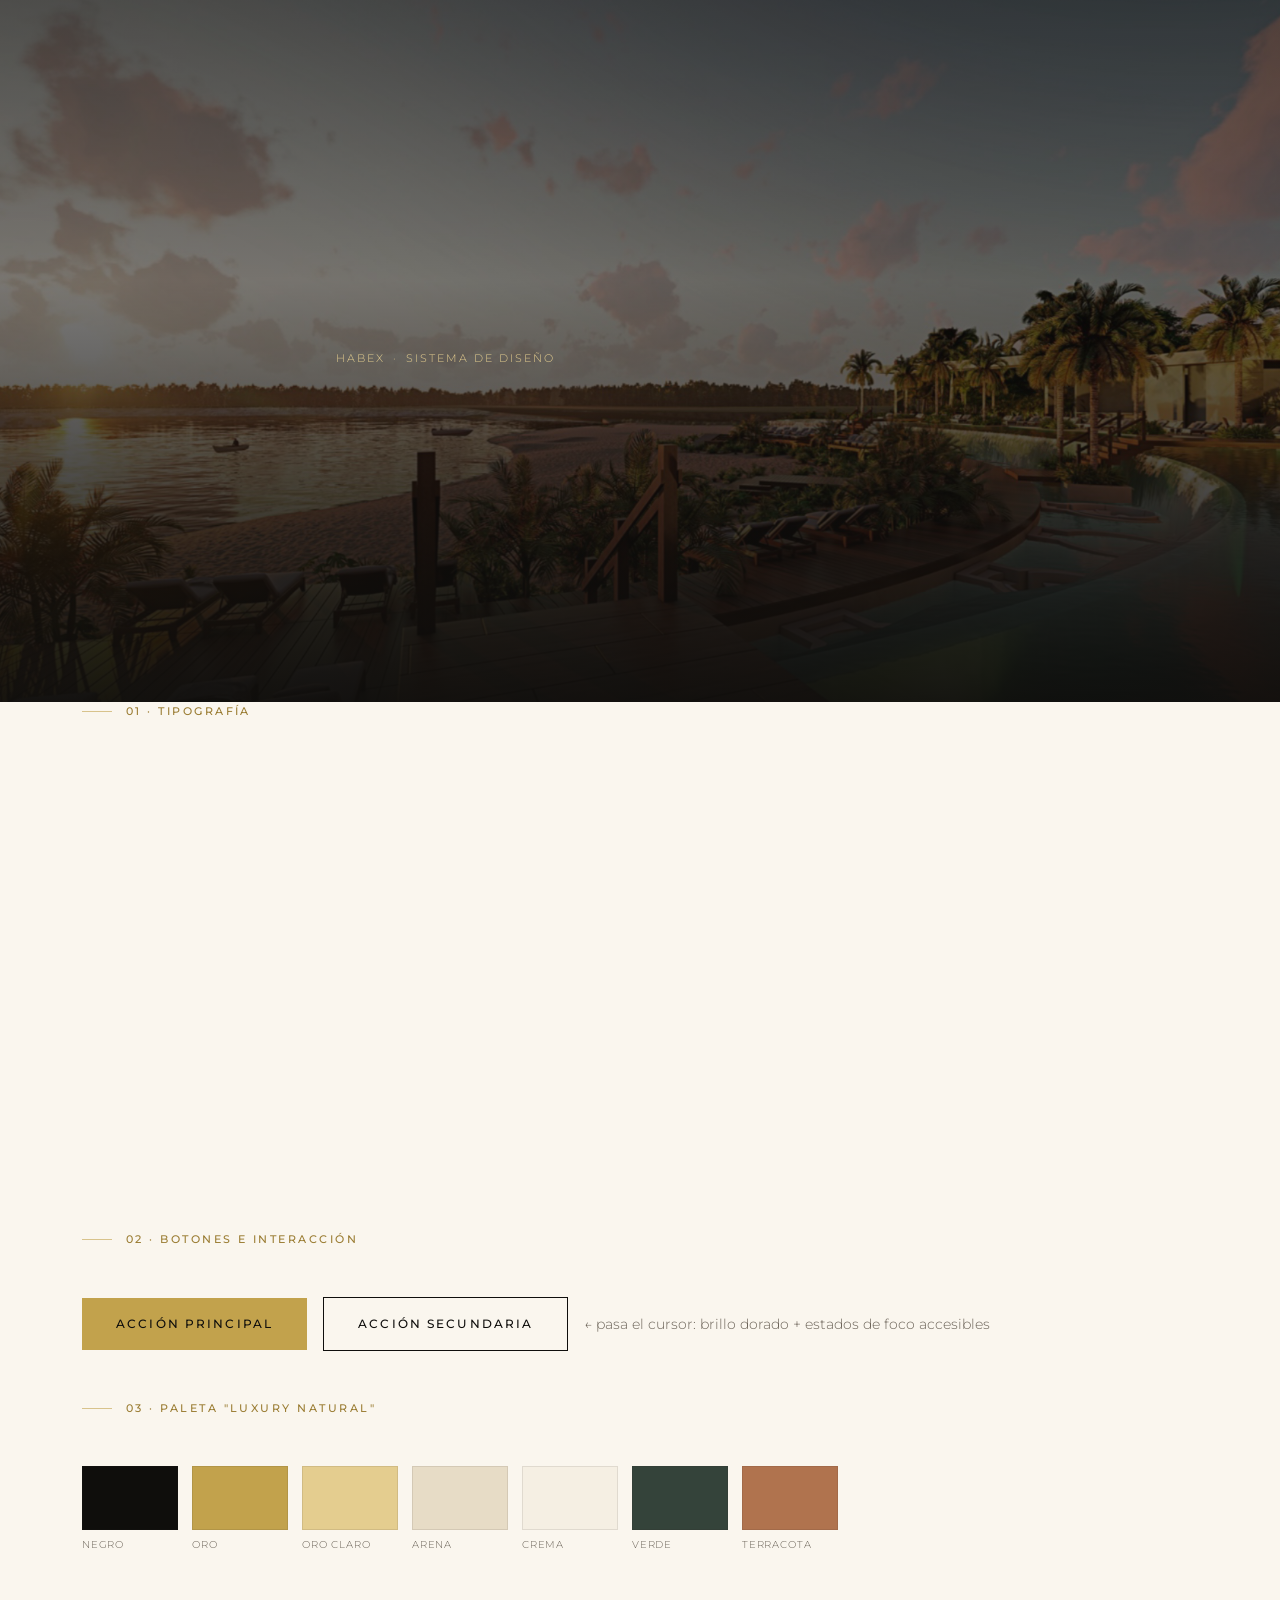
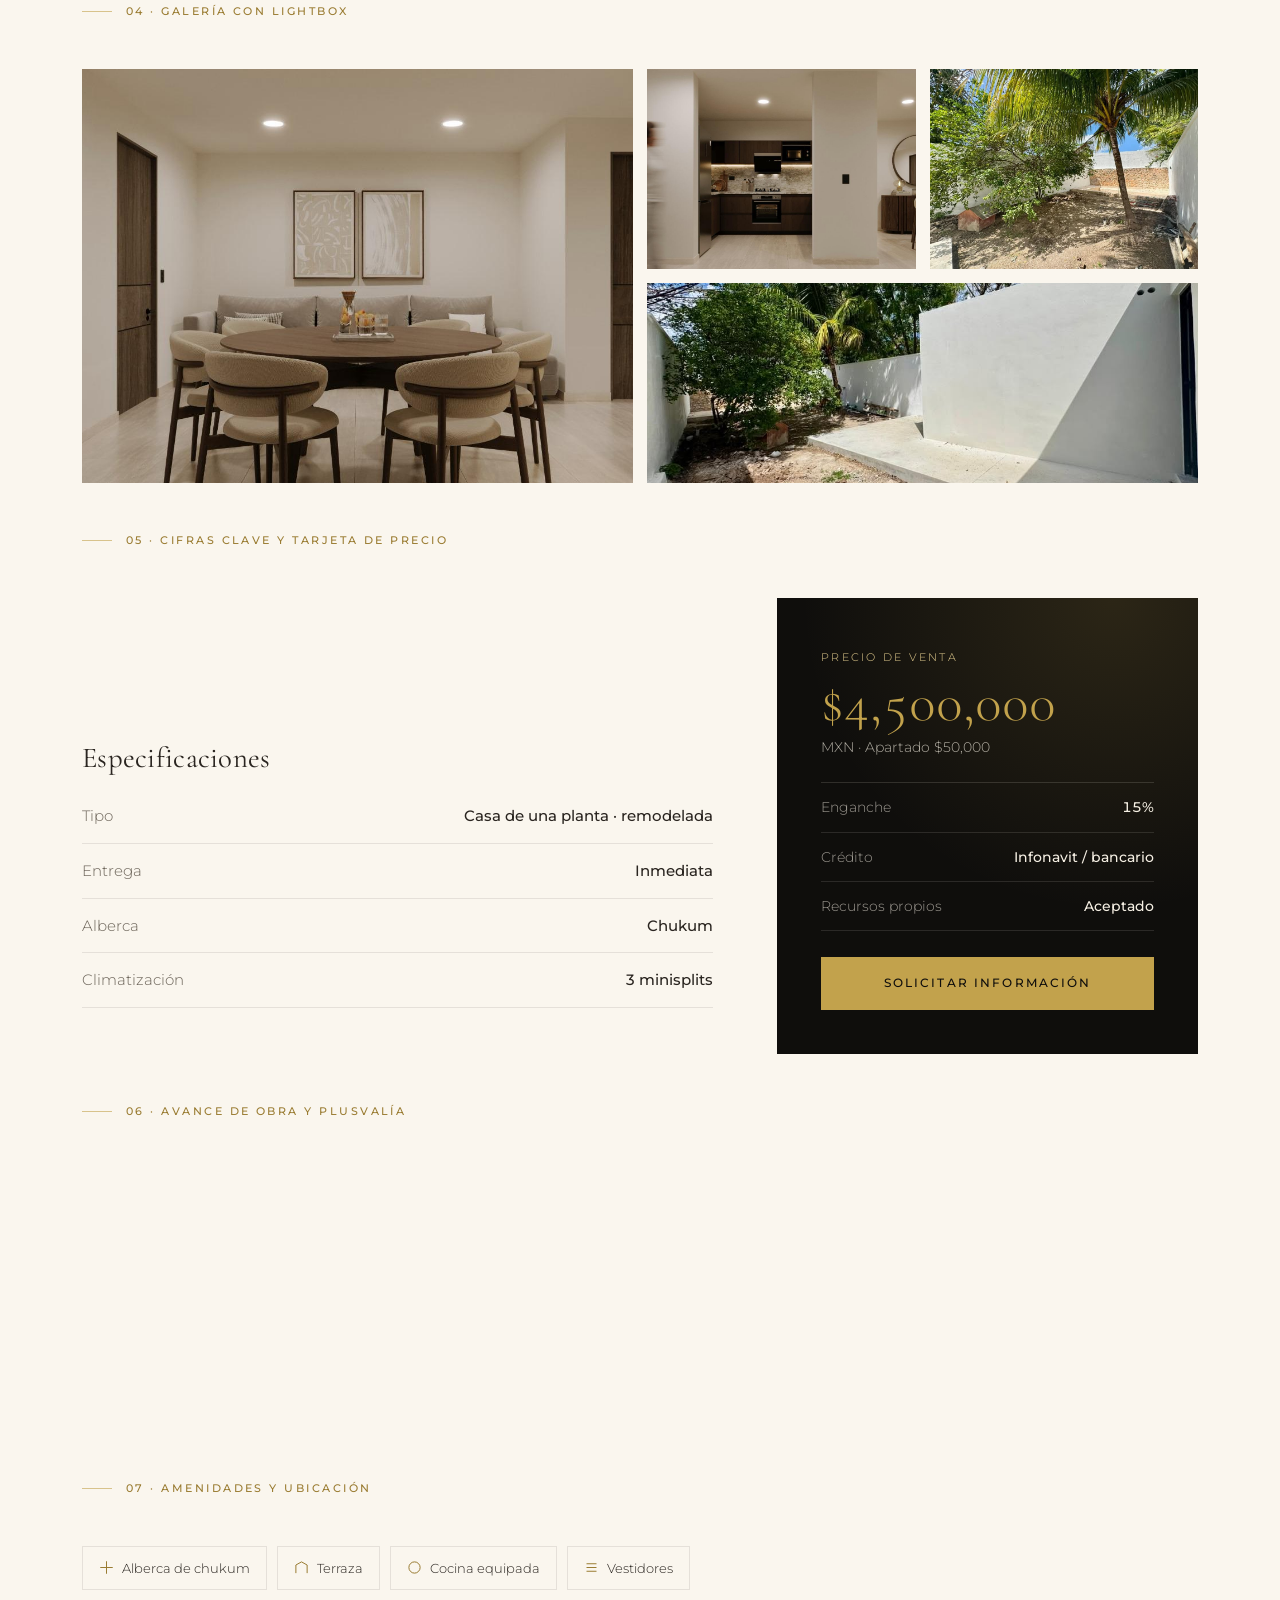
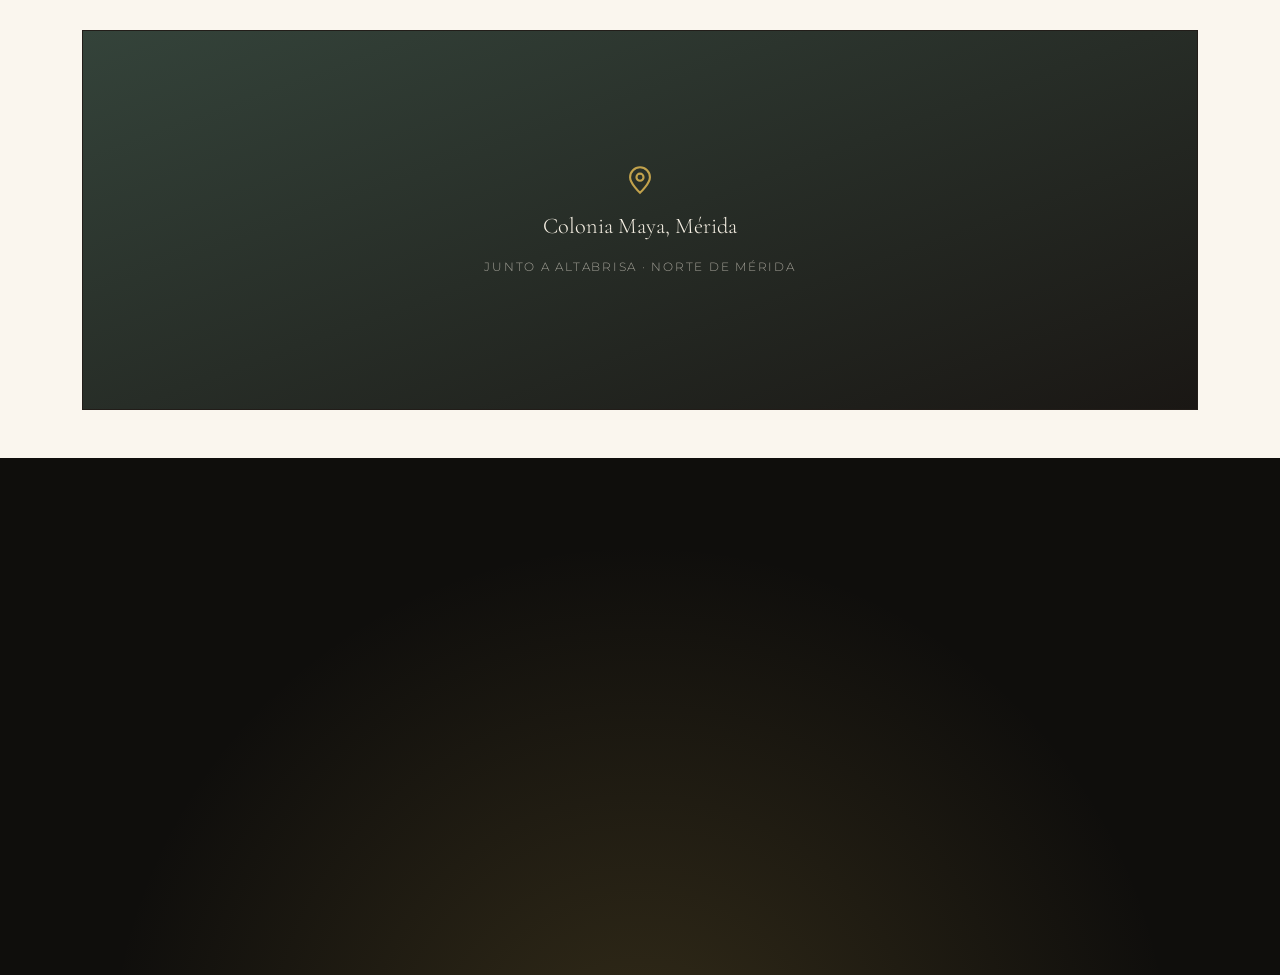
<file: pages/componentes.html>
<!DOCTYPE html>
<html lang="es">
<head>
<meta charset="UTF-8">
<meta name="viewport" content="width=device-width, initial-scale=1.0">
<title>Sistema de diseño — HABEX RE (muestra Fase A)</title>
<meta name="description" content="Muestra de componentes del sistema de diseño editorial Luxury Natural de HABEX Real Estate.">
<meta name="robots" content="noindex">
<link rel="preconnect" href="https://fonts.googleapis.com">
<link rel="preconnect" href="https://fonts.gstatic.com" crossorigin>
<link href="https://fonts.googleapis.com/css2?family=Cormorant+Garamond:ital,wght@0,300;0,400;0,500;0,600;1,400;1,500&family=Montserrat:wght@300;400;500;600&display=swap" rel="stylesheet">
<link rel="stylesheet" href="../assets/css/styles.css">
<style>
  /* Solo para esta página de muestra: etiquetas de cada bloque */
  .demo-label{max-width:var(--wrap);margin:0 auto;padding:0 32px;display:flex;align-items:center;gap:14px;color:var(--dorado-oscuro);font-size:.7rem;letter-spacing:.22em;text-transform:uppercase;font-weight:500}
  .demo-label::before{content:"";flex:0 0 30px;height:1px;background:var(--dorado);opacity:.6}
  .demo-block{padding:48px 0}
  .demo-block.dark{background:var(--negro)}
  .swatches{display:flex;flex-wrap:wrap;gap:14px}
  .sw{width:96px}
  .sw i{display:block;height:64px;border:1px solid var(--linea)}
  .sw span{font-size:.64rem;letter-spacing:.08em;color:var(--texto2);margin-top:6px;display:block;text-transform:uppercase}
</style>
<!-- Google Analytics (GA4) -->
<script async src="https://www.googletagmanager.com/gtag/js?id=G-JR0H2MDNS7"></script>
<script>
  window.dataLayer = window.dataLayer || [];
  function gtag(){dataLayer.push(arguments);}
  gtag('consent', 'default', {
    ad_storage: 'denied',
    ad_user_data: 'denied',
    ad_personalization: 'denied',
    analytics_storage: 'denied',
    wait_for_update: 500
  });
  gtag('js', new Date());
  gtag('config', 'G-JR0H2MDNS7');
</script>
</head>
<body>

<!-- ===== Barra CTA sticky (demo) ===== -->
<div class="sticky-cta">
  <div class="bar">
    <div class="meta"><b>Sistema de diseño HABEX</b><span>Muestra · Fase A</span></div>
    <div class="acts">
      <a href="#contacto-demo" class="btn btn-gold" style="padding:11px 22px">Contacto</a>
      <a href="../index.html" class="btn btn-ghost-light" style="padding:11px 22px">Volver al sitio</a>
    </div>
  </div>
</div>

<!-- ===== Hero de ficha (demo) ===== -->
<section class="dp-hero">
  <div class="bg" style="background-image:url('../assets/img/gran-kanan/gran-kanan-02.png')"></div>
  <div class="wrap">
    <div class="breadcrumb"><a href="../index.html">HABEX</a> · <span>Sistema de diseño</span></div>
    <h1 class="reveal">Lenguaje visual <em style="font-style:italic;color:var(--dorado)">editorial</em></h1>
    <p class="sub reveal">Muestra de los componentes que construirán las fichas de desarrollo. Aprueba el "look" antes de replicarlo en cada propiedad.</p>
  </div>
</section>

<!-- ===== Tipografía editorial ===== -->
<div class="demo-label">01 · Tipografía</div>
<section class="demo-block">
  <div class="wrap stagger">
    <span class="index-num reveal">01</span>
    <h2 class="display reveal">Donde tu inversión<br>echa <em>raíces</em></h2>
    <p class="lead reveal" style="max-width:620px;margin-top:22px">Titulares Cormorant Garamond sobredimensionados con tracking ajustado; cuerpo Montserrat ligero. Alto contraste y mucho aire — la firma del lujo natural.</p>
  </div>
</section>

<!-- ===== Botones ===== -->
<div class="demo-label">02 · Botones e interacción</div>
<section class="demo-block">
  <div class="wrap" style="display:flex;gap:16px;flex-wrap:wrap;align-items:center">
    <a class="btn btn-gold">Acción principal</a>
    <a class="btn btn-ghost">Acción secundaria</a>
    <span style="color:var(--texto2);font-size:.86rem">← pasa el cursor: brillo dorado + estados de foco accesibles</span>
  </div>
</section>

<!-- ===== Paleta ===== -->
<div class="demo-label">03 · Paleta "Luxury Natural"</div>
<section class="demo-block">
  <div class="wrap swatches">
    <div class="sw"><i style="background:#0F0E0C"></i><span>Negro</span></div>
    <div class="sw"><i style="background:#C2A24C"></i><span>Oro</span></div>
    <div class="sw"><i style="background:#E4CD8F"></i><span>Oro claro</span></div>
    <div class="sw"><i style="background:#E7DCC6"></i><span>Arena</span></div>
    <div class="sw"><i style="background:#F5EFE3"></i><span>Crema</span></div>
    <div class="sw"><i style="background:#34433A"></i><span>Verde</span></div>
    <div class="sw"><i style="background:#B0734E"></i><span>Terracota</span></div>
  </div>
</section>

<!-- ===== Galería + lightbox ===== -->
<div class="demo-label">04 · Galería con lightbox</div>
<section class="demo-block">
  <div class="wrap">
    <div class="gallery">
      <a href="#lb1" class="g-big"><img src="../assets/img/casa-colonia-maya/colonia-maya-01.png" alt="Render principal" onerror="this.parentElement.style.background='linear-gradient(160deg,#34433a,#1a1714)'"></a>
      <a href="#lb2"><img src="../assets/img/casa-colonia-maya/colonia-maya-02.png" alt="Vista 2"></a>
      <a href="#lb3"><img src="../assets/img/casa-colonia-maya/colonia-maya-03.png" alt="Vista 3"></a>
      <a href="#lb4" class="g-wide"><img src="../assets/img/casa-colonia-maya/colonia-maya-04.png" alt="Vista 4"></a>
    </div>
  </div>
</section>

<!-- ===== Cifras + precio ===== -->
<div class="demo-label">05 · Cifras clave y tarjeta de precio</div>
<section class="demo-block">
  <div class="wrap">
    <div class="dp-two">
      <div>
        <div class="facts stagger">
          <div class="fact reveal"><b>285</b><span>m² de terreno</span></div>
          <div class="fact reveal"><b>110</b><span>m² construcción</span></div>
          <div class="fact reveal"><b>2</b><span>recámaras</span></div>
          <div class="fact reveal"><b>4</b><span>autos</span></div>
        </div>
        <h3 style="font-size:1.8rem;margin:40px 0 16px">Especificaciones</h3>
        <ul class="specs">
          <li><span class="k">Tipo</span><span class="v">Casa de una planta · remodelada</span></li>
          <li><span class="k">Entrega</span><span class="v">Inmediata</span></li>
          <li><span class="k">Alberca</span><span class="v">Chukum</span></li>
          <li><span class="k">Climatización</span><span class="v">3 minisplits</span></li>
        </ul>
      </div>
      <aside class="dp-aside">
        <div class="price-card">
          <span class="tag">Precio de venta</span>
          <div class="p">$4,500,000</div>
          <div class="note">MXN · Apartado $50,000</div>
          <div class="plans">
            <div class="pl"><span class="k">Enganche</span><b>15%</b></div>
            <div class="pl"><span class="k">Crédito</span><b>Infonavit / bancario</b></div>
            <div class="pl"><span class="k">Recursos propios</span><b>Aceptado</b></div>
          </div>
          <a class="btn btn-gold" style="width:100%;justify-content:center">Solicitar información</a>
        </div>
      </aside>
    </div>
  </div>
</section>

<!-- ===== Avance de obra + ROI ===== -->
<div class="demo-label">06 · Avance de obra y plusvalía</div>
<section class="demo-block">
  <div class="wrap reveal">
    <div class="progress" style="max-width:640px;margin-bottom:48px">
      <div class="head"><span style="letter-spacing:.16em;text-transform:uppercase;font-size:.72rem;color:var(--texto2)">Avance de obra</span><span class="pct">100%</span></div>
      <div class="progress-bar"><i data-pct="100"></i></div>
      <div class="stage">Etapa: entrega inmediata</div>
    </div>
    <div class="roi stagger">
      <div class="r reveal-scale"><b>+12%</b><span>Plusvalía anual est.</span></div>
      <div class="r reveal-scale"><b>5 años</b><span>Horizonte sugerido</span></div>
      <div class="r reveal-scale"><b>100%</b><span>Seguridad jurídica</span></div>
    </div>
  </div>
</section>

<!-- ===== Amenidades + mapa ===== -->
<div class="demo-label">07 · Amenidades y ubicación</div>
<section class="demo-block">
  <div class="wrap">
    <div class="amenities" style="margin-bottom:40px">
      <span class="am"><svg viewBox="0 0 24 24"><path d="M2 12h20M12 2v20"/></svg>Alberca de chukum</span>
      <span class="am"><svg viewBox="0 0 24 24"><path d="M3 21V8l9-5 9 5v13"/></svg>Terraza</span>
      <span class="am"><svg viewBox="0 0 24 24"><circle cx="12" cy="12" r="9"/></svg>Cocina equipada</span>
      <span class="am"><svg viewBox="0 0 24 24"><path d="M4 12h16M4 6h16M4 18h16"/></svg>Vestidores</span>
    </div>
    <div class="mapbox">
      <div class="pin">
        <svg viewBox="0 0 24 24"><path d="M12 21s-7-6.5-7-11a7 7 0 0114 0c0 4.5-7 11-7 11z"/><circle cx="12" cy="10" r="2.5"/></svg>
        <div style="font-family:var(--serif);font-size:1.4rem">Colonia Maya, Mérida</div>
        <div style="font-size:.78rem;letter-spacing:.14em;text-transform:uppercase;color:rgba(245,239,227,.6)">Junto a Altabrisa · Norte de Mérida</div>
      </div>
    </div>
  </div>
</section>

<!-- ===== Cinta CTA de cierre ===== -->
<section class="sec dp-cta" id="contacto-demo">
  <div class="wrap reveal">
    <span class="eyebrow" style="color:var(--dorado-claro)">Siguiente paso</span>
    <h2 class="display" style="color:var(--blanco);font-size:clamp(2.2rem,5vw,4rem);margin:14px 0 20px">¿Aprobamos este <em>lenguaje</em>?</h2>
    <p class="lead" style="color:rgba(245,239,227,.72);max-width:520px;margin:0 auto 30px">Si te gusta la dirección, replico estos componentes en la ficha de Colonia Maya (Fase B) y luego en los 5 desarrollos restantes.</p>
    <a href="../index.html" class="btn btn-gold">Volver al sitio</a>
  </div>
</section>

<!-- ===== Lightboxes (CSS :target, sin JS) ===== -->
<a href="#" class="lightbox" id="lb1"><span class="close">×</span><img src="../assets/img/casa-colonia-maya/colonia-maya-01.png" alt="Render principal ampliado"></a>
<a href="#" class="lightbox" id="lb2"><span class="close">×</span><img src="../assets/img/casa-colonia-maya/colonia-maya-02.png" alt="Vista 2 ampliada"></a>
<a href="#" class="lightbox" id="lb3"><span class="close">×</span><img src="../assets/img/casa-colonia-maya/colonia-maya-03.png" alt="Vista 3 ampliada"></a>
<a href="#" class="lightbox" id="lb4"><span class="close">×</span><img src="../assets/img/casa-colonia-maya/colonia-maya-04.png" alt="Vista 4 ampliada"></a>

<script src="../assets/js/main.js"></script>
</body>
</html>
</file>
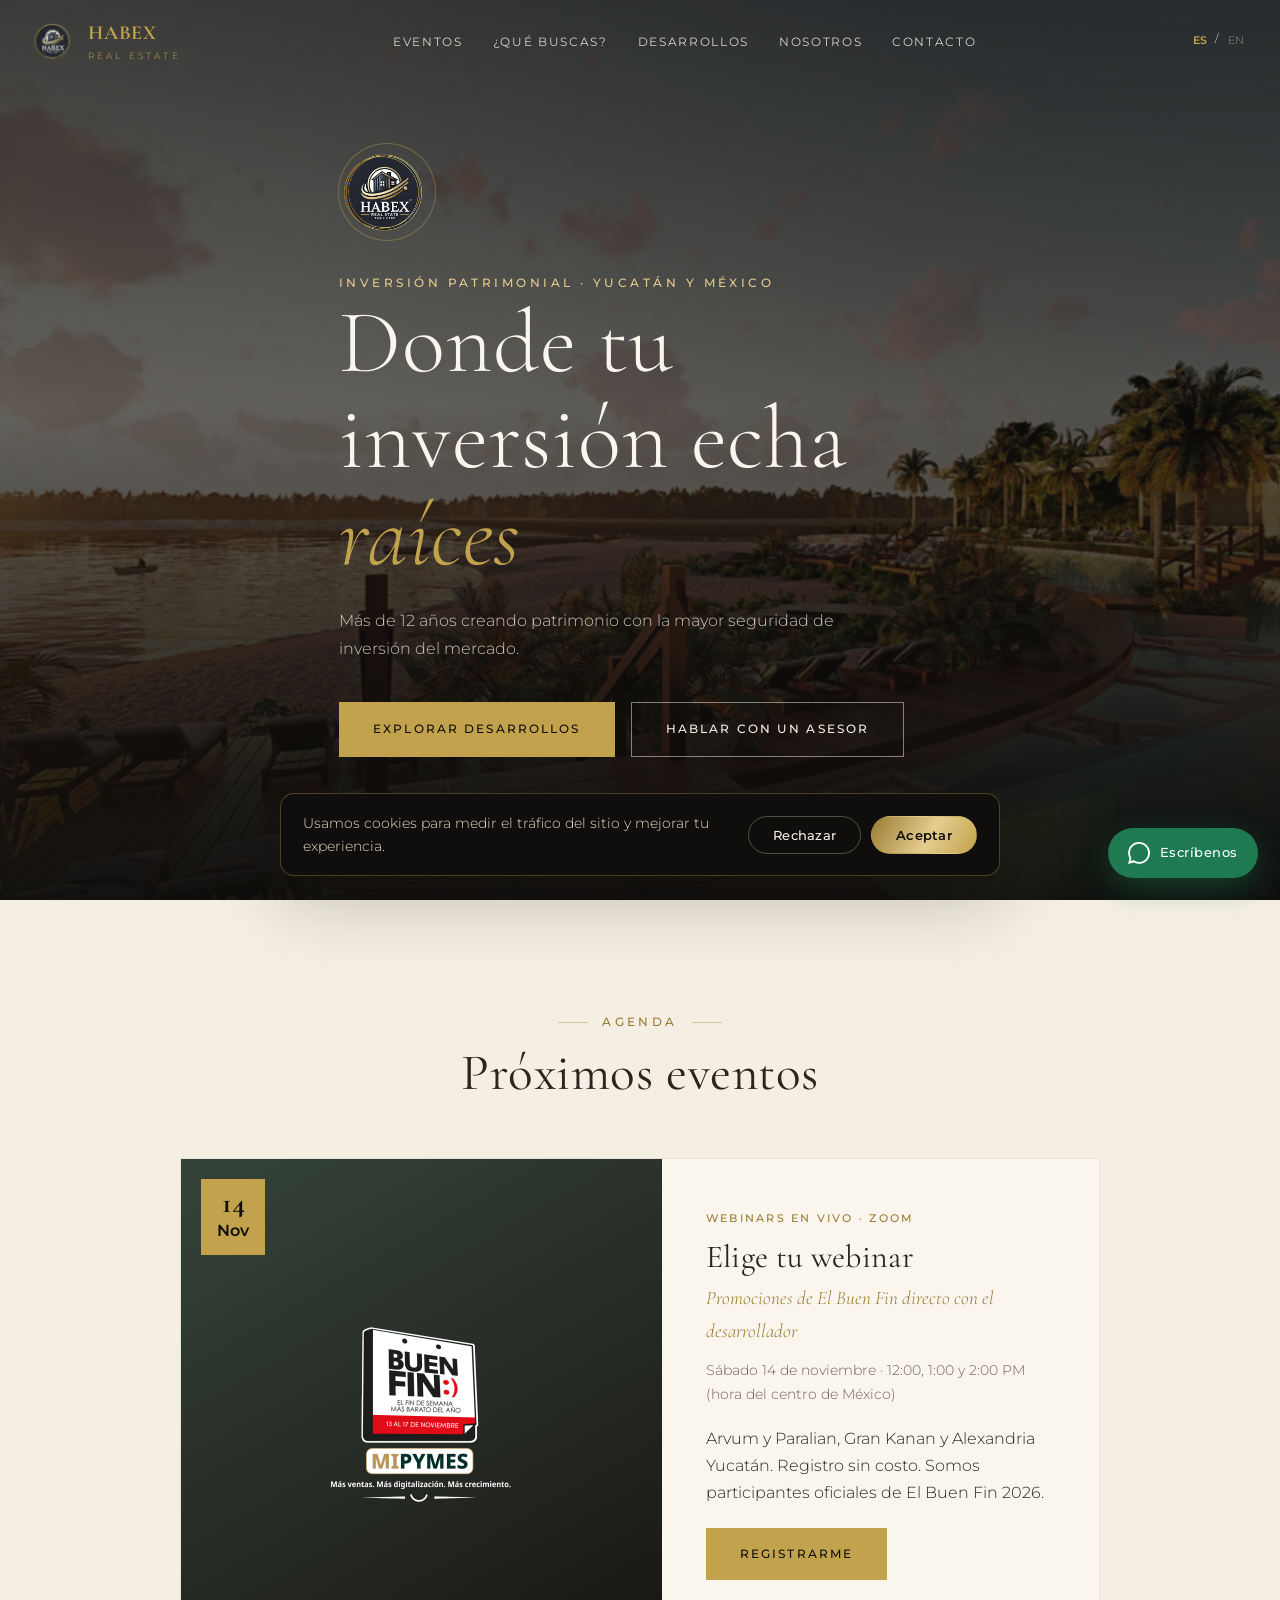
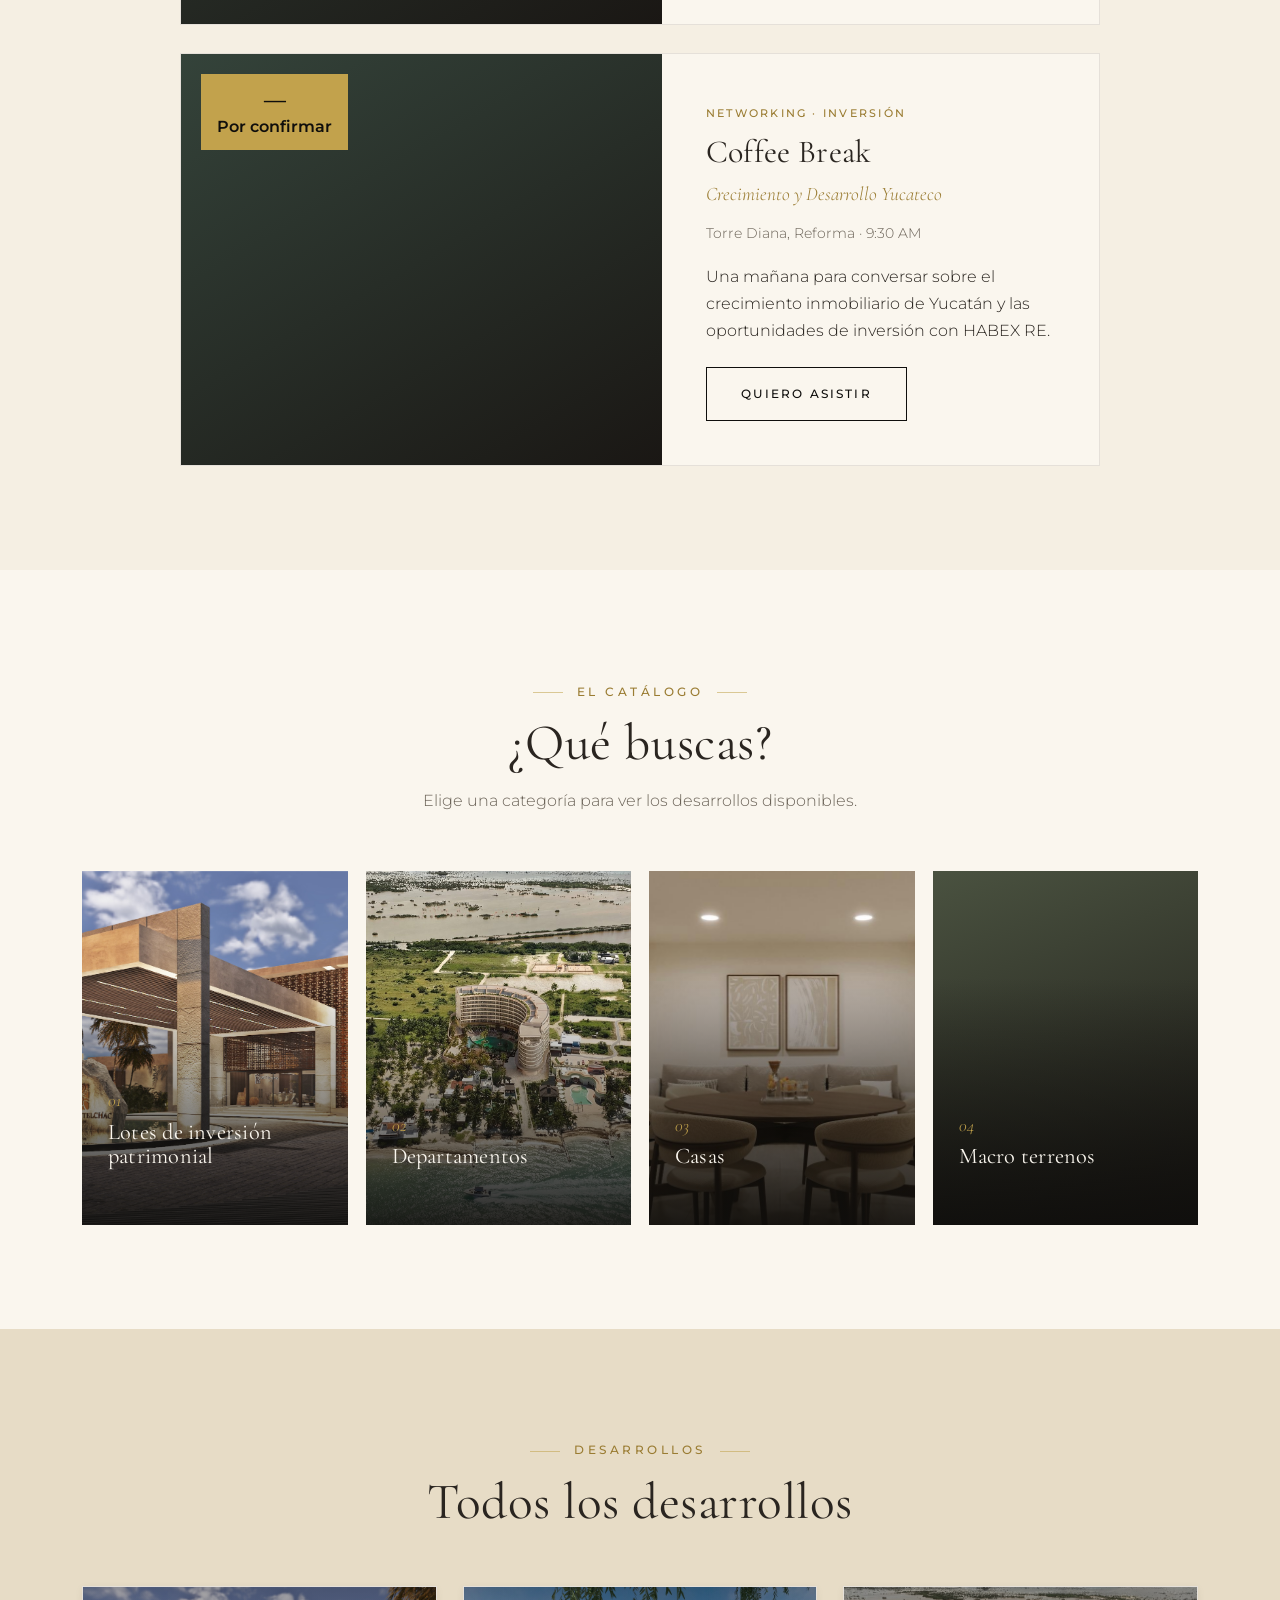
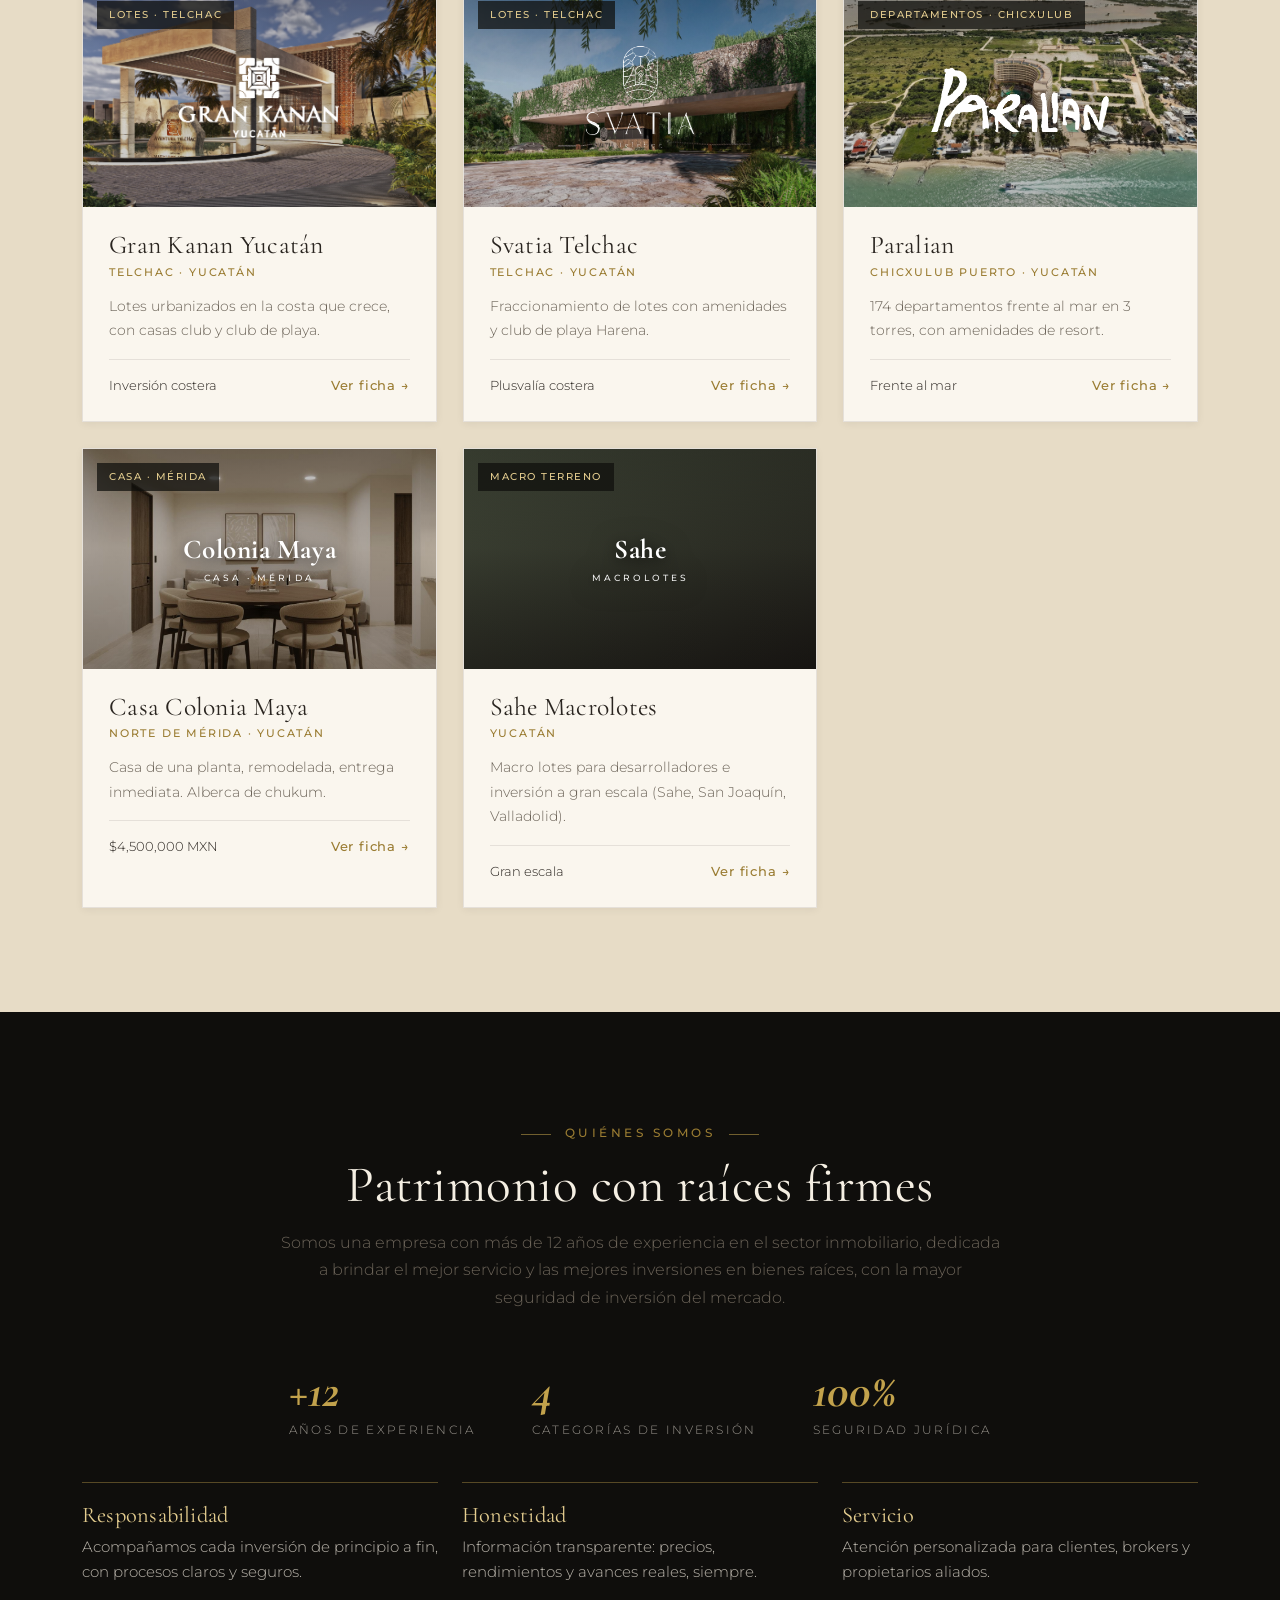
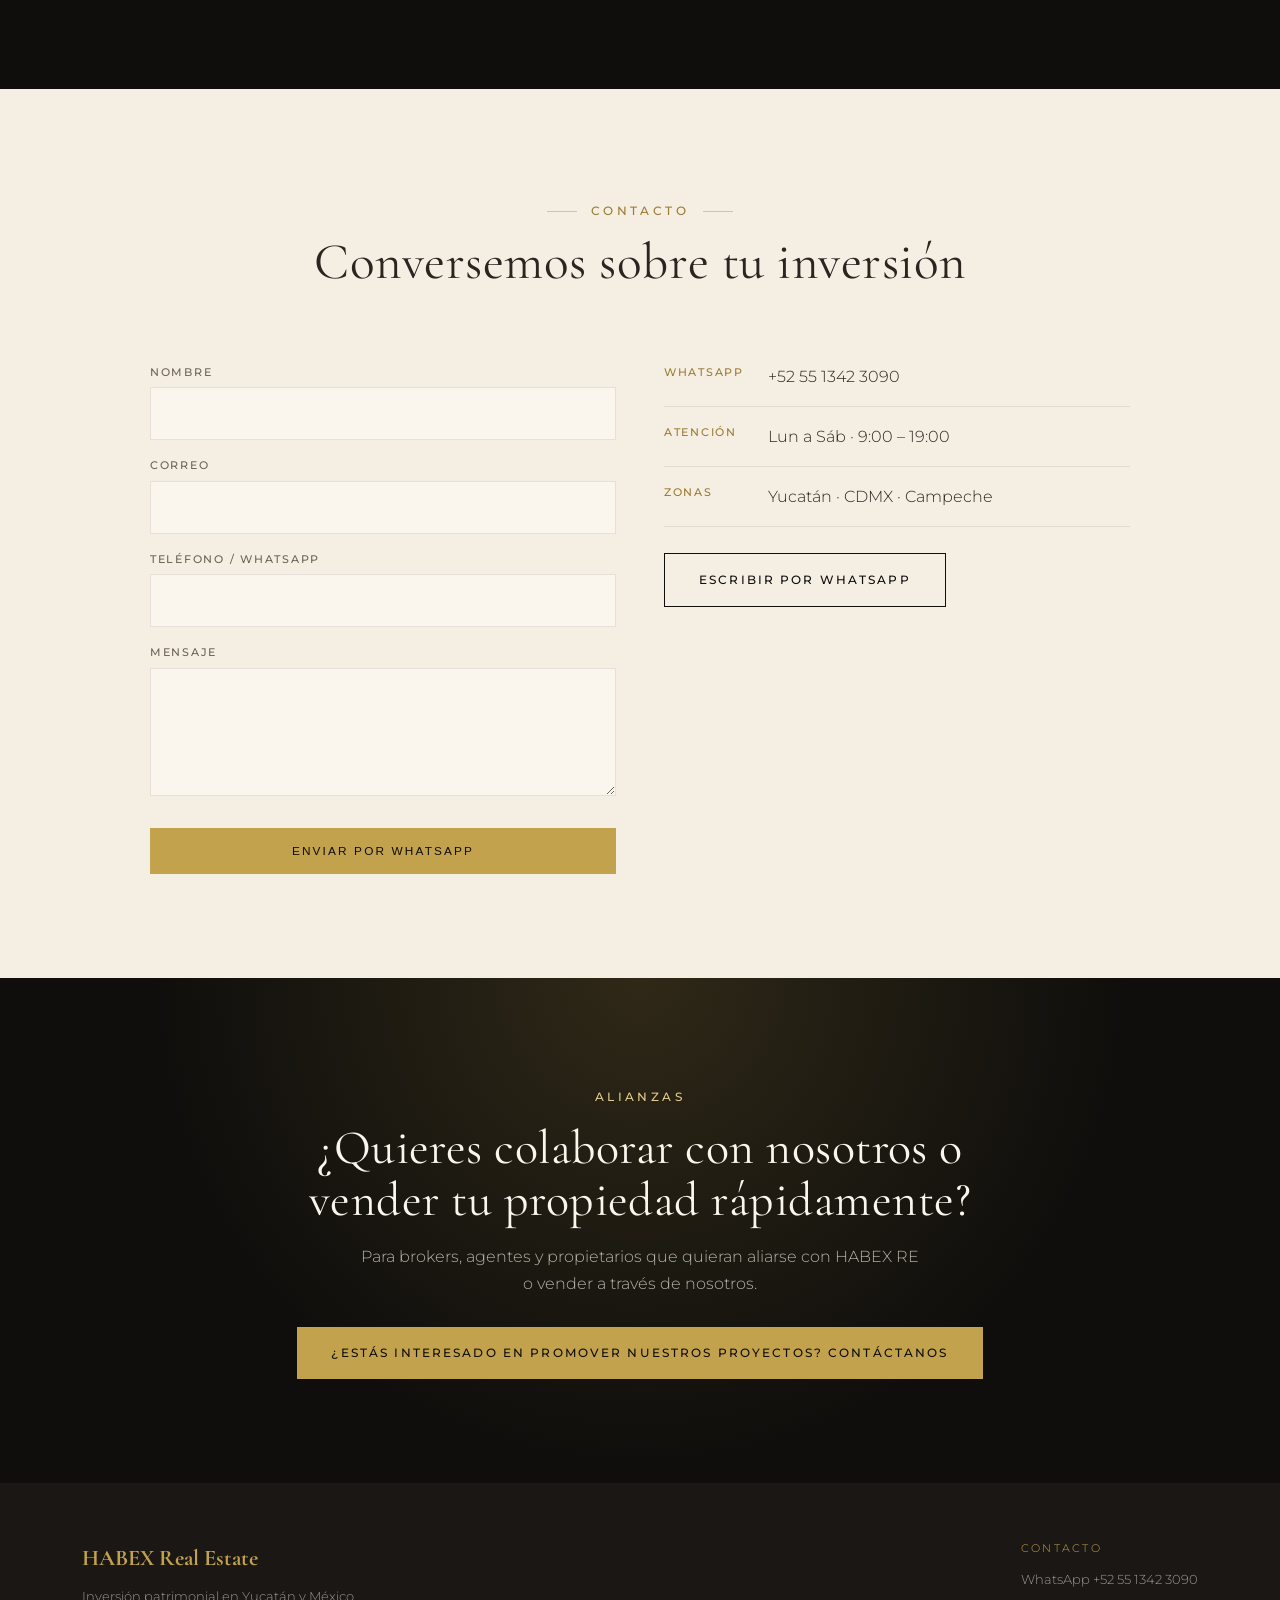
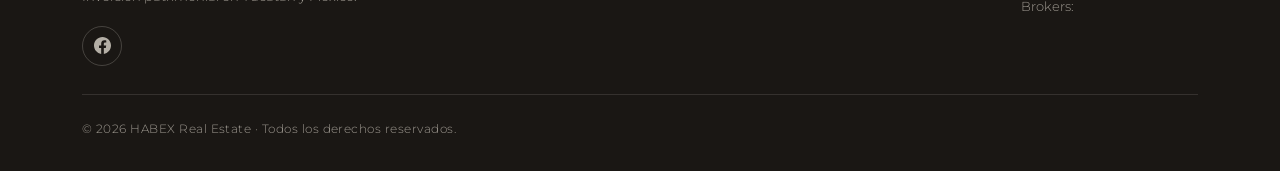
<file: pages/desarrollo-cdmx.html>
<!DOCTYPE html>
<html lang="es">
<head>
<meta charset="UTF-8">
<meta name="viewport" content="width=device-width, initial-scale=1.0">
<meta name="robots" content="noindex">
<title>HABEX Real Estate</title>
<meta http-equiv="refresh" content="0; url=../index.html#catalogo">
<script>location.replace('../index.html#catalogo');</script>
</head>
<body>
<p><a href="../index.html#catalogo">HABEX Real Estate</a></p>
</body>
</html>
</file>
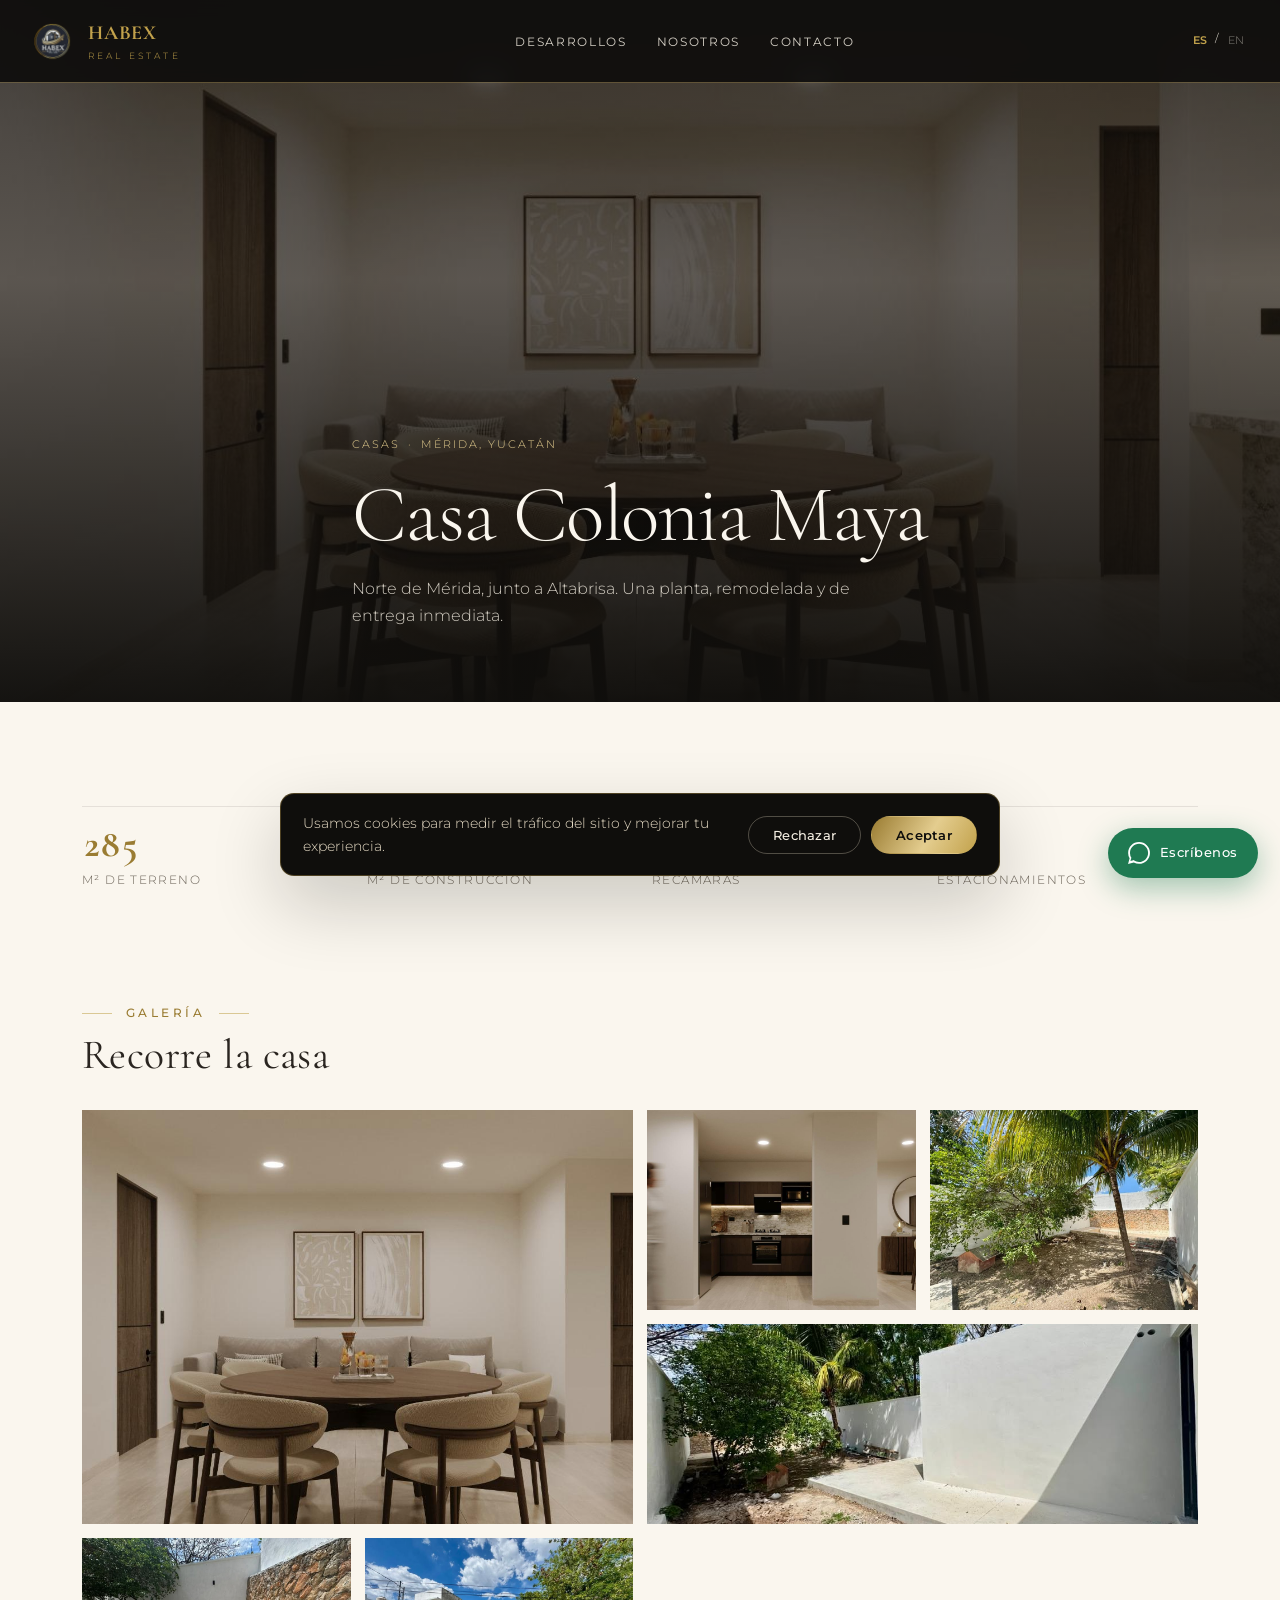
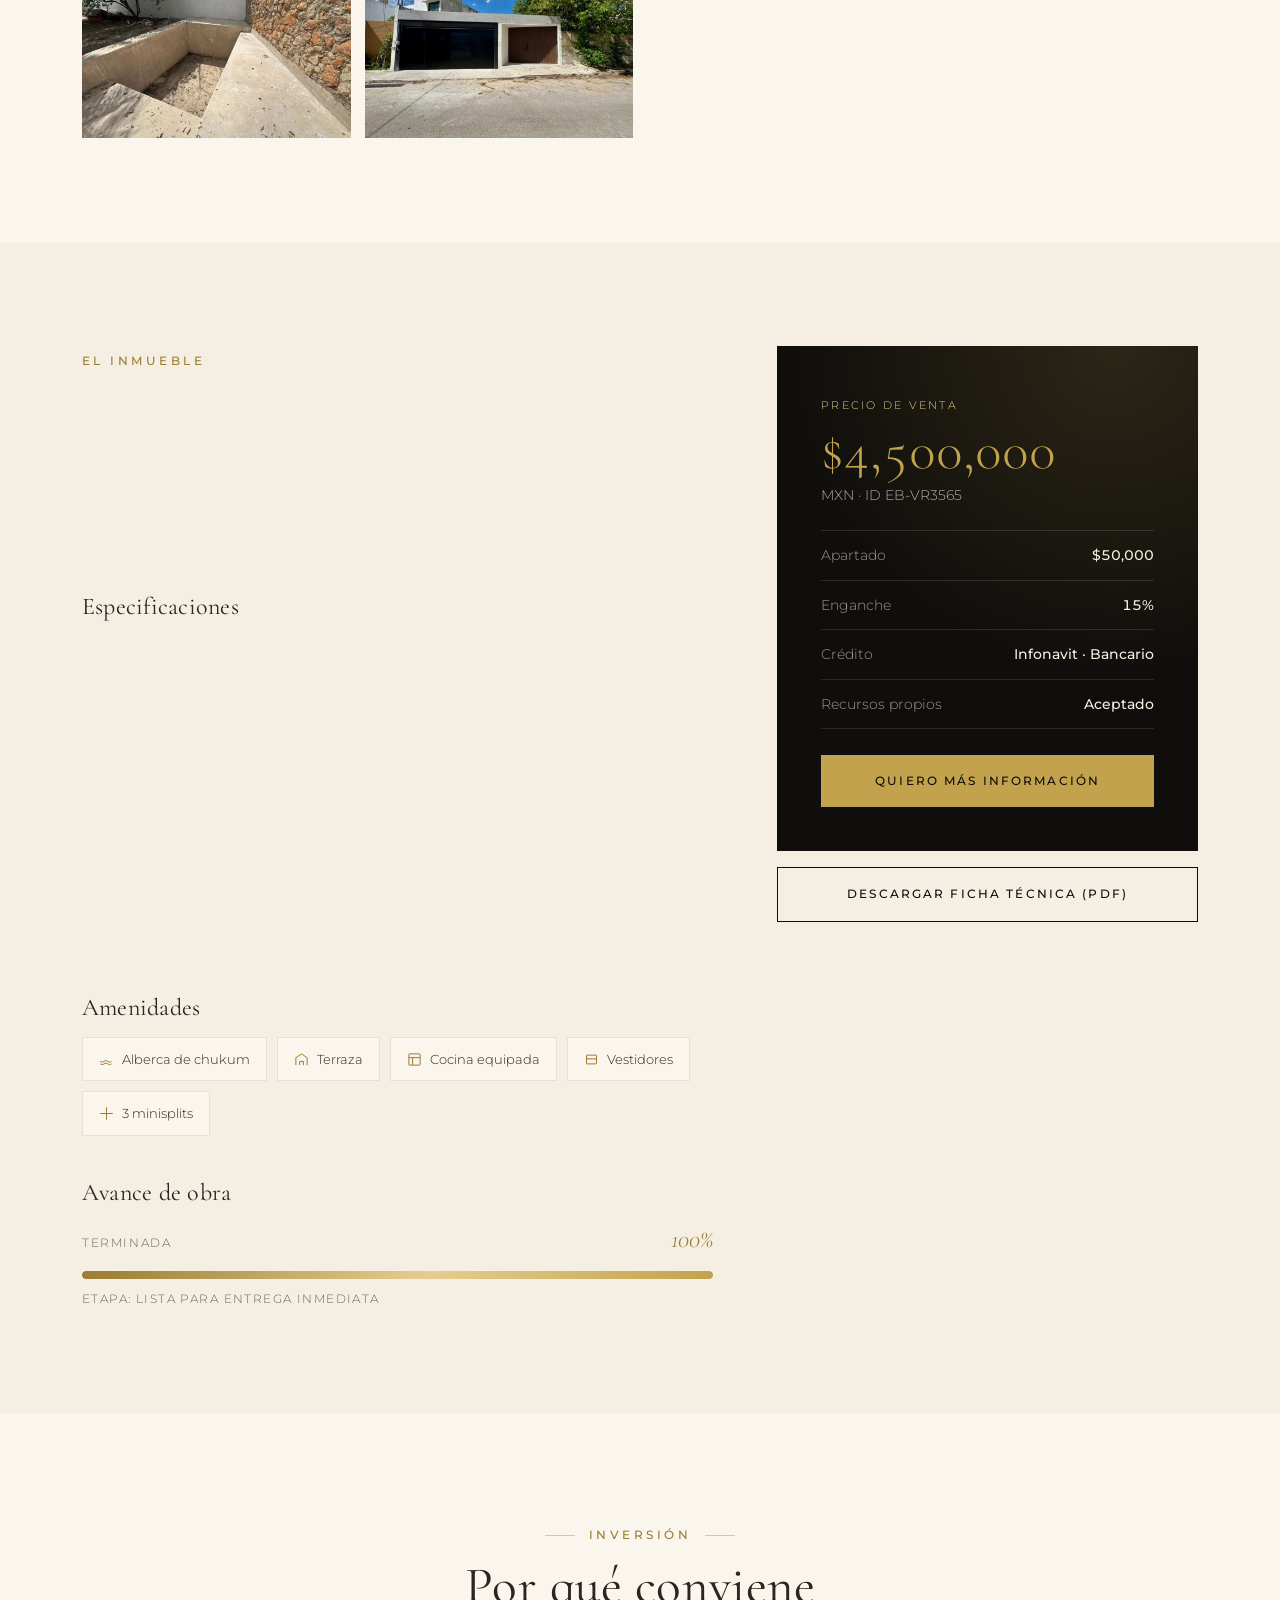
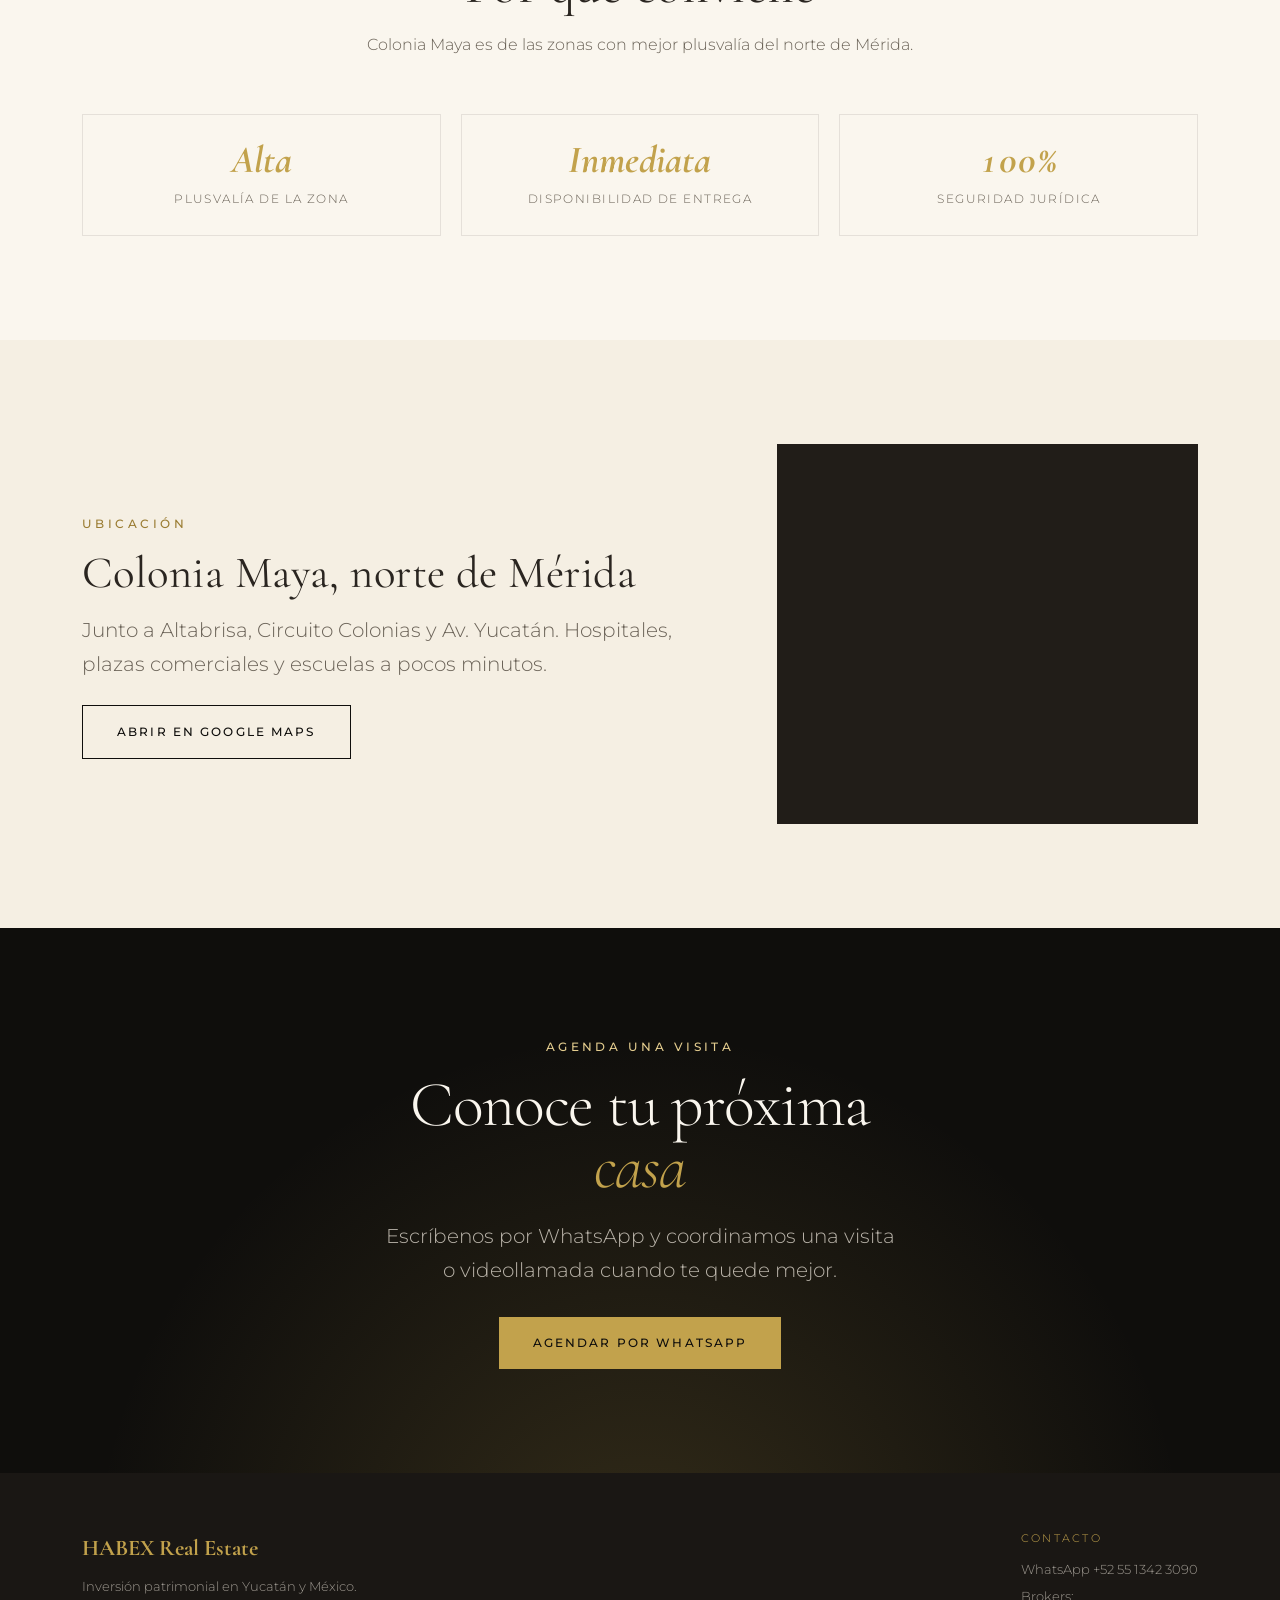
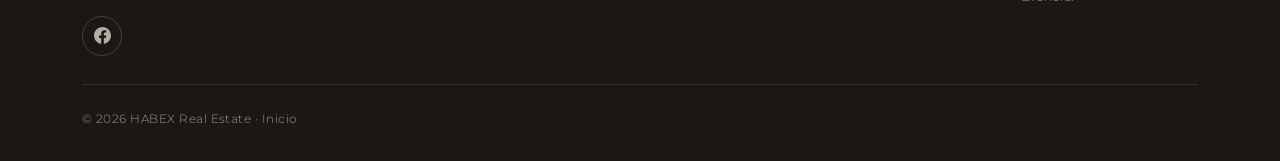
<file: pages/desarrollo-colonia-maya.html>
<!DOCTYPE html>
<html lang="es">
<head>
<meta charset="UTF-8">
<meta name="viewport" content="width=device-width, initial-scale=1.0">
<title>Casa Colonia Maya — HABEX Real Estate</title>
<meta name="description" content="Casa de una planta remodelada en Colonia Maya, norte de Mérida. Entrega inmediata. $4,500,000 MXN.">
<link rel="preconnect" href="https://fonts.googleapis.com">
<link rel="preconnect" href="https://fonts.gstatic.com" crossorigin>
<link href="https://fonts.googleapis.com/css2?family=Cormorant+Garamond:ital,wght@0,300;0,400;0,500;0,600;1,400;1,500&family=Montserrat:wght@300;400;500;600&display=swap" rel="stylesheet">
<link rel="stylesheet" href="../assets/css/styles.css">
<!-- Google Analytics (GA4) -->
<script async src="https://www.googletagmanager.com/gtag/js?id=G-JR0H2MDNS7"></script>
<script>
  window.dataLayer = window.dataLayer || [];
  function gtag(){dataLayer.push(arguments);}
  gtag('consent', 'default', {
    ad_storage: 'denied',
    ad_user_data: 'denied',
    ad_personalization: 'denied',
    analytics_storage: 'denied',
    wait_for_update: 500
  });
  gtag('js', new Date());
  gtag('config', 'G-JR0H2MDNS7');
</script>
</head>
<body class="dp">

<!-- ============ NAV ============ -->
<header class="nav scrolled" id="nav">
  <a href="../index.html" class="brand">
    <img src="../assets/img/logo/habex-logo.png" alt="HABEX Real Estate">
    <span style="display:flex;flex-direction:column"><b>HABEX</b><span>Real Estate</span></span>
  </a>
  <nav>
    <ul>
      <li><a href="../index.html#catalogo" data-es="Desarrollos" data-en="Properties">Desarrollos</a></li>
      <li><a href="../index.html#nosotros" data-es="Nosotros" data-en="About">Nosotros</a></li>
      <li><a href="../index.html#contacto" data-es="Contacto" data-en="Contact">Contacto</a></li>
    </ul>
  </nav>
  <div class="tools">
    <div class="lang">
      <button data-lang="es" class="active">ES</button><span>/</span><button data-lang="en">EN</button>
    </div>
    <button class="nav-toggle" id="navToggle" aria-label="Menú">☰</button>
  </div>
</header>

<!-- ============ BARRA CTA STICKY ============ -->
<div class="sticky-cta">
  <div class="bar">
    <div class="meta">
      <b>Casa Colonia Maya</b>
      <span data-es="Mérida · $4,500,000 MXN" data-en="Mérida · $4,500,000 MXN">Mérida · $4,500,000 MXN</span>
    </div>
    <div class="acts">
      <a href="https://wa.me/525513423090?text=Me%20interesa%20la%20Casa%20Colonia%20Maya" target="_blank" class="btn btn-gold" style="padding:11px 22px" data-es="WhatsApp" data-en="WhatsApp">WhatsApp</a>
      <a href="#info" class="btn btn-ghost-light" style="padding:11px 22px" data-es="Ver detalles" data-en="View details">Ver detalles</a>
    </div>
  </div>
</div>

<!-- ============ HERO DE FICHA ============ -->
<section class="dp-hero">
  <div class="bg" style="background-image:url('../assets/img/casa-colonia-maya/colonia-maya-01.png')"></div>
  <div class="wrap">
    <div class="breadcrumb">
      <a href="../index.html#catalogo" data-es="Casas" data-en="Houses">Casas</a>
      <span>·</span>
      <span data-es="Mérida, Yucatán" data-en="Mérida, Yucatán">Mérida, Yucatán</span>
    </div>
    <h1 class="reveal">Casa Colonia Maya</h1>
    <p class="sub reveal" data-es="Norte de Mérida, junto a Altabrisa. Una planta, remodelada y de entrega inmediata." data-en="North Mérida, next to Altabrisa. Single-level, remodeled, immediate delivery.">Norte de Mérida, junto a Altabrisa. Una planta, remodelada y de entrega inmediata.</p>
  </div>
</section>

<!-- ============ CIFRAS CLAVE ============ -->
<section class="sec" id="info" style="padding-bottom:0">
  <div class="wrap">
    <div class="facts stagger">
      <div class="fact reveal"><b>285</b><span data-es="m² de terreno" data-en="m² of land">m² de terreno</span></div>
      <div class="fact reveal"><b>110</b><span data-es="m² de construcción" data-en="m² built">m² de construcción</span></div>
      <div class="fact reveal"><b>2</b><span data-es="recámaras" data-en="bedrooms">recámaras</span></div>
      <div class="fact reveal"><b>4</b><span data-es="estacionamientos" data-en="parking spaces">estacionamientos</span></div>
    </div>
  </div>
</section>

<!-- ============ GALERÍA ============ -->
<section class="sec" id="galeria">
  <div class="wrap">
    <div class="sec-head left" style="text-align:left;margin:0 0 32px;max-width:none">
      <span class="eyebrow" data-es="Galería" data-en="Gallery">Galería</span>
      <h2 style="font-size:clamp(1.8rem,3.5vw,2.6rem);margin-top:10px" data-es="Recorre la casa" data-en="Tour the house">Recorre la casa</h2>
    </div>
    <div class="gallery reveal">
      <a href="#lb1" class="g-big"><img src="../assets/img/casa-colonia-maya/colonia-maya-01.png" alt="Render principal de la casa"></a>
      <a href="#lb2"><img src="../assets/img/casa-colonia-maya/colonia-maya-02.png" alt="Cocina equipada"></a>
      <a href="#lb3"><img src="../assets/img/casa-colonia-maya/colonia-maya-03.png" alt="Jardín y alberca de chukum"></a>
      <a href="#lb4" class="g-wide"><img src="../assets/img/casa-colonia-maya/colonia-maya-04.png" alt="Fachada"></a>
      <a href="#lb5"><img src="../assets/img/casa-colonia-maya/colonia-maya-05.png" alt="Terraza exterior"></a>
      <a href="#lb6"><img src="../assets/img/casa-colonia-maya/colonia-maya-06.png" alt="Vista interior"></a>
    </div>
  </div>
</section>

<!-- ============ DETALLE + PRECIO ============ -->
<section class="sec" style="background:var(--crema)">
  <div class="wrap">
    <div class="dp-two">
      <!-- Columna principal -->
      <div>
        <span class="eyebrow" data-es="El inmueble" data-en="The property">El inmueble</span>
        <h2 class="reveal" style="font-size:clamp(2rem,4vw,3rem);margin:12px 0 18px" data-es="Una casa lista para habitar" data-en="A move-in-ready home">Una casa lista para habitar</h2>
        <p class="lead reveal" style="margin-bottom:36px" data-es="Casa de un solo nivel —cómoda para familias y adultos mayores— en una de las zonas de mayor plusvalía de Mérida. Remodelada, con alberca de chukum y entrega inmediata." data-en="Single-level home —comfortable for families and seniors— in one of Mérida's highest-appreciation areas. Remodeled, with a chukum pool and immediate delivery.">Casa de un solo nivel —cómoda para familias y adultos mayores— en una de las zonas de mayor plusvalía de Mérida. Remodelada, con alberca de chukum y entrega inmediata.</p>

        <h3 style="font-size:1.5rem;margin-bottom:8px" data-es="Especificaciones" data-en="Specifications">Especificaciones</h3>
        <ul class="specs reveal">
          <li><span class="k" data-es="Tipo" data-en="Type">Tipo</span><span class="v" data-es="Una planta · remodelada" data-en="Single-level · remodeled">Una planta · remodelada</span></li>
          <li><span class="k" data-es="Recámaras" data-en="Bedrooms">Recámaras</span><span class="v" data-es="2 con baño y vestidor" data-en="2 with bathroom & walk-in closet">2 con baño y vestidor</span></li>
          <li><span class="k" data-es="Baños" data-en="Bathrooms">Baños</span><span class="v" data-es="2 completos + 1 de visitas" data-en="2 full + 1 guest">2 completos + 1 de visitas</span></li>
          <li><span class="k" data-es="Estacionamiento" data-en="Parking">Estacionamiento</span><span class="v" data-es="Hasta 4 autos" data-en="Up to 4 cars">Hasta 4 autos</span></li>
          <li><span class="k" data-es="Climatización" data-en="Climate">Climatización</span><span class="v" data-es="3 minisplits + 2 ventiladores" data-en="3 mini-splits + 2 fans">3 minisplits + 2 ventiladores</span></li>
          <li><span class="k" data-es="Entrega" data-en="Delivery">Entrega</span><span class="v" data-es="Inmediata" data-en="Immediate">Inmediata</span></li>
        </ul>

        <h3 style="font-size:1.5rem;margin:40px 0 16px" data-es="Amenidades" data-en="Amenities">Amenidades</h3>
        <div class="amenities reveal">
          <span class="am"><svg viewBox="0 0 24 24"><path d="M2 15c2 1.5 4 1.5 6 0s4-1.5 6 0 4 1.5 6 0M2 19c2 1.5 4 1.5 6 0s4-1.5 6 0 4 1.5 6 0"/></svg><span data-es="Alberca de chukum" data-en="Chukum pool">Alberca de chukum</span></span>
          <span class="am"><svg viewBox="0 0 24 24"><path d="M3 21V9l9-6 9 6v12"/><path d="M9 21v-6h6v6"/></svg><span data-es="Terraza" data-en="Terrace">Terraza</span></span>
          <span class="am"><svg viewBox="0 0 24 24"><rect x="3" y="3" width="18" height="18" rx="1"/><path d="M3 9h18M9 21V9"/></svg><span data-es="Cocina equipada" data-en="Equipped kitchen">Cocina equipada</span></span>
          <span class="am"><svg viewBox="0 0 24 24"><rect x="4" y="5" width="16" height="14" rx="1"/><path d="M4 11h16"/></svg><span data-es="Vestidores" data-en="Walk-in closets">Vestidores</span></span>
          <span class="am"><svg viewBox="0 0 24 24"><path d="M12 2v20M2 12h20"/></svg><span data-es="3 minisplits" data-en="3 mini-splits">3 minisplits</span></span>
        </div>

        <h3 style="font-size:1.5rem;margin:44px 0 12px" data-es="Avance de obra" data-en="Construction progress">Avance de obra</h3>
        <div class="progress reveal">
          <div class="head">
            <span style="letter-spacing:.14em;text-transform:uppercase;font-size:.72rem;color:var(--texto2)" data-es="Terminada" data-en="Completed">Terminada</span>
            <span class="pct">100%</span>
          </div>
          <div class="progress-bar"><i data-pct="100"></i></div>
          <div class="stage" data-es="Etapa: lista para entrega inmediata" data-en="Stage: ready for immediate delivery">Etapa: lista para entrega inmediata</div>
        </div>
      </div>

      <!-- Columna lateral (precio sticky) -->
      <aside class="dp-aside">
        <div class="price-card">
          <span class="tag" data-es="Precio de venta" data-en="Sale price">Precio de venta</span>
          <div class="p">$4,500,000</div>
          <div class="note" data-es="MXN · ID EB-VR3565" data-en="MXN · ID EB-VR3565">MXN · ID EB-VR3565</div>
          <div class="plans">
            <div class="pl"><span class="k" data-es="Apartado" data-en="Reservation">Apartado</span><b>$50,000</b></div>
            <div class="pl"><span class="k" data-es="Enganche" data-en="Down payment">Enganche</span><b>15%</b></div>
            <div class="pl"><span class="k" data-es="Crédito" data-en="Financing">Crédito</span><b data-es="Infonavit · Bancario" data-en="Infonavit · Bank">Infonavit · Bancario</b></div>
            <div class="pl"><span class="k" data-es="Recursos propios" data-en="Own funds">Recursos propios</span><b data-es="Aceptado" data-en="Accepted">Aceptado</b></div>
          </div>
          <a href="https://wa.me/525513423090?text=Me%20interesa%20la%20Casa%20Colonia%20Maya" target="_blank" class="btn btn-gold" style="width:100%;justify-content:center" data-es="Quiero más información" data-en="Request information">Quiero más información</a>
        </div>
        <div style="margin-top:16px;display:flex;flex-direction:column;gap:12px">
          <a href="../brochures/colonia-maya-ficha.pdf" target="_blank" rel="noopener" class="btn btn-ghost" style="justify-content:center" data-es="Descargar ficha técnica (PDF)" data-en="Download fact sheet (PDF)">Descargar ficha técnica (PDF)</a>
        </div>
      </aside>
    </div>
  </div>
</section>

<!-- ============ ROI / PLUSVALÍA ============ -->
<section class="sec">
  <div class="wrap">
    <div class="sec-head">
      <span class="eyebrow" data-es="Inversión" data-en="Investment">Inversión</span>
      <h2 data-es="Por qué conviene" data-en="Why it pays off">Por qué conviene</h2>
      <p data-es="Colonia Maya es de las zonas con mejor plusvalía del norte de Mérida." data-en="Colonia Maya is among the highest-appreciation areas in north Mérida.">Colonia Maya es de las zonas con mejor plusvalía del norte de Mérida.</p>
    </div>
    <div class="roi stagger">
      <div class="r reveal-scale"><b>Alta</b><span data-es="Plusvalía de la zona" data-en="Area appreciation">Plusvalía de la zona</span></div>
      <div class="r reveal-scale"><b>Inmediata</b><span data-es="Disponibilidad de entrega" data-en="Delivery availability">Disponibilidad de entrega</span></div>
      <div class="r reveal-scale"><b>100%</b><span data-es="Seguridad jurídica" data-en="Legal certainty">Seguridad jurídica</span></div>
    </div>
  </div>
</section>

<!-- ============ UBICACIÓN ============ -->
<section class="sec" style="background:var(--crema)">
  <div class="wrap">
    <div class="dp-two" style="align-items:center">
      <div class="reveal-l">
        <span class="eyebrow" data-es="Ubicación" data-en="Location">Ubicación</span>
        <h2 style="font-size:clamp(1.9rem,3.6vw,2.8rem);margin:12px 0 16px" data-es="Colonia Maya, norte de Mérida" data-en="Colonia Maya, north Mérida">Colonia Maya, norte de Mérida</h2>
        <p class="lead" data-es="Junto a Altabrisa, Circuito Colonias y Av. Yucatán. Hospitales, plazas comerciales y escuelas a pocos minutos." data-en="Next to Altabrisa, Circuito Colonias and Av. Yucatán. Hospitals, malls and schools just minutes away.">Junto a Altabrisa, Circuito Colonias y Av. Yucatán. Hospitales, plazas comerciales y escuelas a pocos minutos.</p>
        <a href="https://maps.google.com/?q=Colonia+Maya+Merida" target="_blank" class="btn btn-ghost" style="margin-top:24px" data-es="Abrir en Google Maps" data-en="Open in Google Maps">Abrir en Google Maps</a>
      </div>
      <div class="mapbox reveal-r">
        <iframe loading="lazy" referrerpolicy="no-referrer-when-downgrade" title="Mapa Colonia Maya, Mérida" src="https://maps.google.com/maps?q=Colonia%20Maya%20Merida%20Yucatan&z=14&output=embed"></iframe>
      </div>
    </div>
  </div>
</section>

<!-- ============ CINTA CTA DE CIERRE ============ -->
<section class="sec dp-cta">
  <div class="wrap reveal">
    <span class="eyebrow" style="color:var(--dorado-claro)" data-es="Agenda una visita" data-en="Book a visit">Agenda una visita</span>
    <h2 class="display" style="color:var(--blanco);font-size:clamp(2.2rem,5vw,4.2rem);margin:14px auto 20px;max-width:16ch" data-es="Conoce tu próxima <em>casa</em>" data-en="Meet your next <em>home</em>">Conoce tu próxima <em>casa</em></h2>
    <p class="lead" style="color:rgba(245,239,227,.72);max-width:520px;margin:0 auto 30px" data-es="Escríbenos por WhatsApp y coordinamos una visita o videollamada cuando te quede mejor." data-en="Message us on WhatsApp and we'll set up a visit or video call whenever suits you.">Escríbenos por WhatsApp y coordinamos una visita o videollamada cuando te quede mejor.</p>
    <a href="https://wa.me/525513423090?text=Me%20interesa%20agendar%20una%20visita%20a%20la%20Casa%20Colonia%20Maya" target="_blank" class="btn btn-gold" data-es="Agendar por WhatsApp" data-en="Book on WhatsApp">Agendar por WhatsApp</a>
  </div>
</section>

<!-- ============ FOOTER ============ -->
<footer class="footer">
  <div class="wrap">
    <div class="top">
      <div class="brand"><b>HABEX Real Estate</b><p style="margin-top:8px;font-size:.82rem" data-es="Inversión patrimonial en Yucatán y México." data-en="Patrimonial investment in Yucatán & Mexico.">Inversión patrimonial en Yucatán y México.</p><div class="social"><a href="https://www.facebook.com/profile.php?id=61575187408330" target="_blank" rel="noopener" aria-label="Facebook"><svg viewBox="0 0 24 24"><path d="M24 12.07C24 5.4 18.63 0 12 0S0 5.4 0 12.07C0 18.1 4.39 23.1 10.13 24v-8.44H7.08v-3.49h3.05V9.41c0-3.02 1.79-4.69 4.53-4.69 1.31 0 2.68.24 2.68.24v2.97h-1.51c-1.49 0-1.95.93-1.95 1.88v2.26h3.32l-.53 3.49h-2.79V24C19.61 23.1 24 18.1 24 12.07z"/></svg></a></div></div>
      <div>
        <p style="color:var(--dorado);font-size:.7rem;letter-spacing:.2em;text-transform:uppercase;margin-bottom:10px" data-es="Contacto" data-en="Contact">Contacto</p>
        <p style="font-size:.84rem"><a href="https://wa.me/525513423090">WhatsApp +52 55 1342 3090</a></p>
        <p style="font-size:.84rem;margin-top:4px" data-es="Brokers:" data-en="Brokers:">Brokers: <a href="https://wa.me/525536466893">+52 55 3646 6893</a></p>
      </div>
    </div>
    <div class="legal">© <span id="yr"></span> HABEX Real Estate · <a href="../index.html" data-es="Inicio" data-en="Home">Inicio</a></div>
  </div>
</footer>

<!-- WhatsApp flotante -->
<a href="https://wa.me/525513423090" target="_blank" class="wa-float" aria-label="WhatsApp">
  <svg viewBox="0 0 24 24"><path d="M.057 24l1.687-6.163a11.867 11.867 0 01-1.587-5.945C.16 5.335 5.495 0 12.05 0a11.82 11.82 0 018.413 3.488 11.82 11.82 0 013.48 8.414c-.003 6.557-5.338 11.892-11.893 11.892a11.9 11.9 0 01-5.688-1.448L.057 24zm6.597-3.807c1.676.995 3.276 1.591 5.392 1.592 5.448 0 9.886-4.434 9.889-9.885.002-5.462-4.415-9.89-9.881-9.892-5.452 0-9.887 4.434-9.889 9.884a9.86 9.86 0 001.51 5.26l-.999 3.648 3.978-1.197z"/></svg>
  <span data-es="Escríbenos" data-en="Chat with us">Escríbenos</span>
</a>

<!-- Lightboxes (CSS :target, sin JS) -->
<a href="#galeria" class="lightbox" id="lb1"><span class="close">×</span><img src="../assets/img/casa-colonia-maya/colonia-maya-01.png" alt="Render principal ampliado"></a>
<a href="#galeria" class="lightbox" id="lb2"><span class="close">×</span><img src="../assets/img/casa-colonia-maya/colonia-maya-02.png" alt="Cocina ampliada"></a>
<a href="#galeria" class="lightbox" id="lb3"><span class="close">×</span><img src="../assets/img/casa-colonia-maya/colonia-maya-03.png" alt="Jardín ampliado"></a>
<a href="#galeria" class="lightbox" id="lb4"><span class="close">×</span><img src="../assets/img/casa-colonia-maya/colonia-maya-04.png" alt="Fachada ampliada"></a>
<a href="#galeria" class="lightbox" id="lb5"><span class="close">×</span><img src="../assets/img/casa-colonia-maya/colonia-maya-05.png" alt="Terraza ampliada"></a>
<a href="#galeria" class="lightbox" id="lb6"><span class="close">×</span><img src="../assets/img/casa-colonia-maya/colonia-maya-06.png" alt="Interior ampliado"></a>

<script src="../assets/js/main.js"></script>
</body>
</html>
</file>
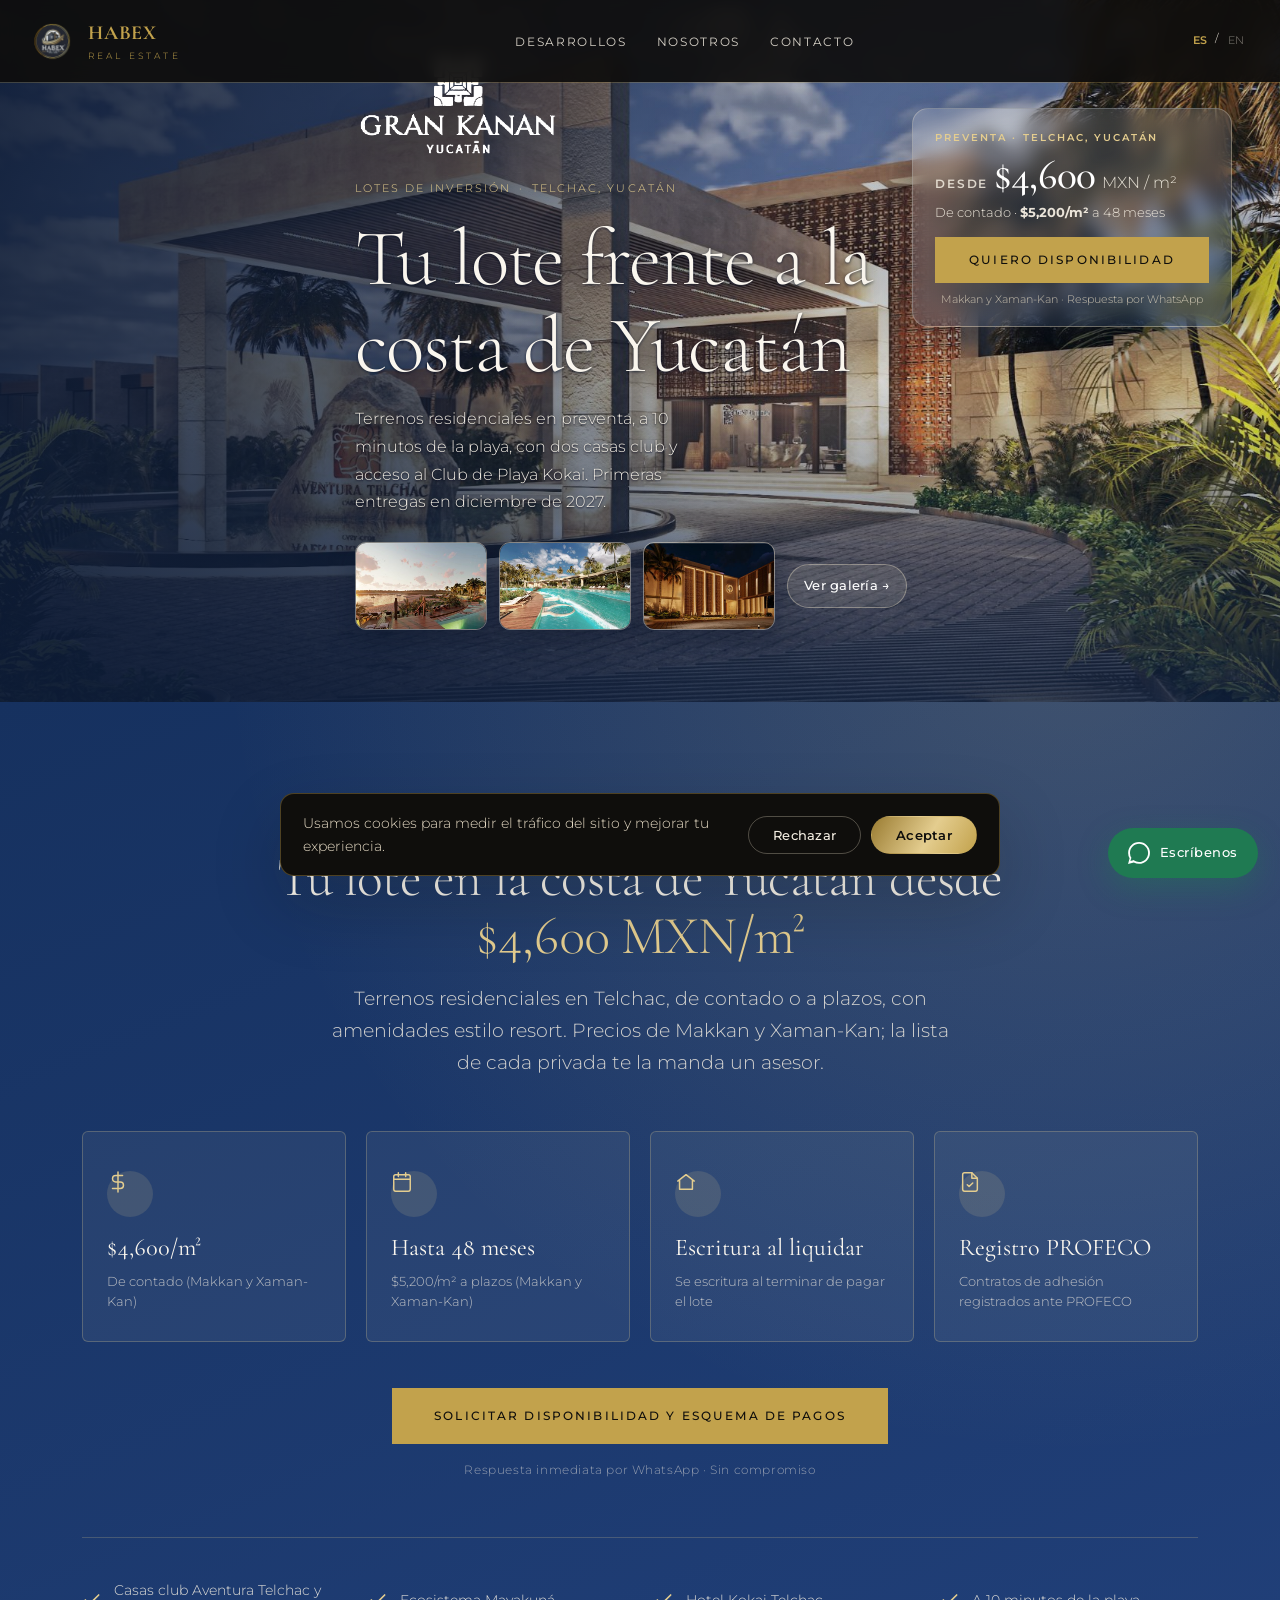
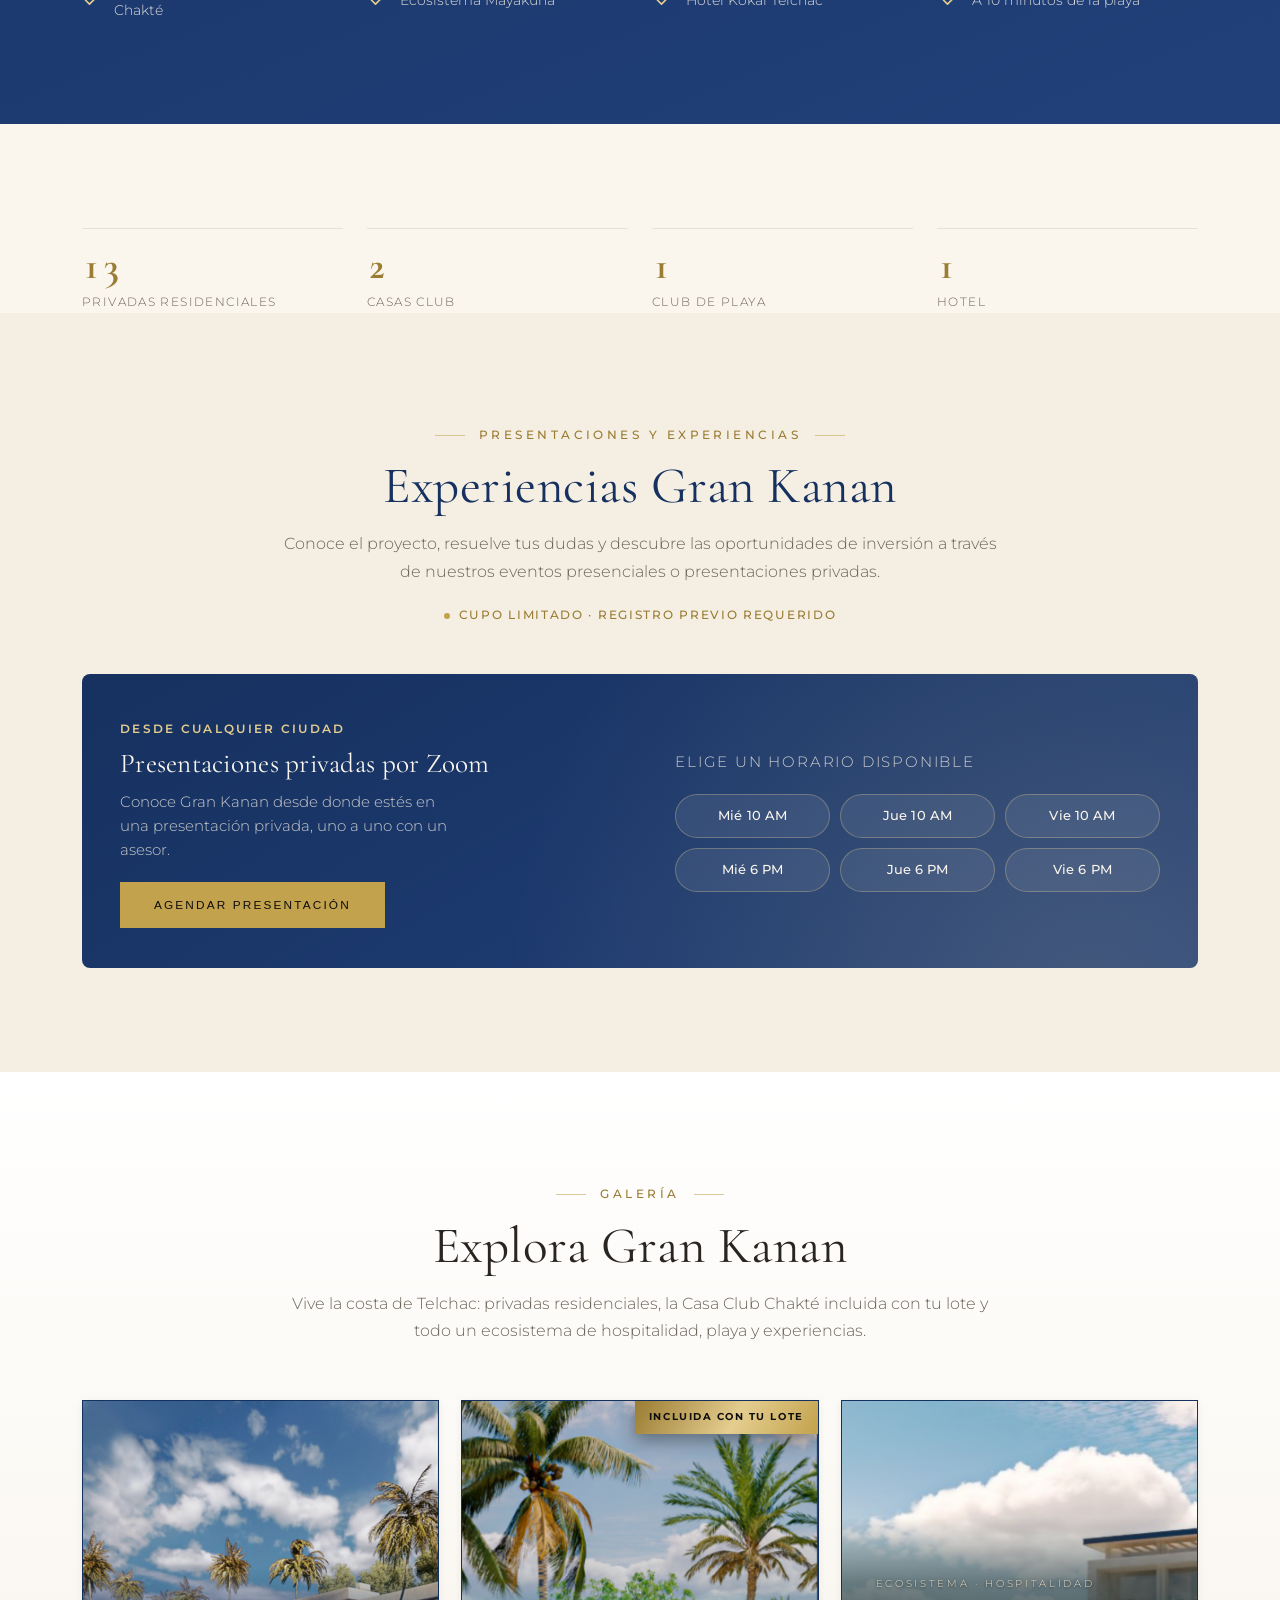
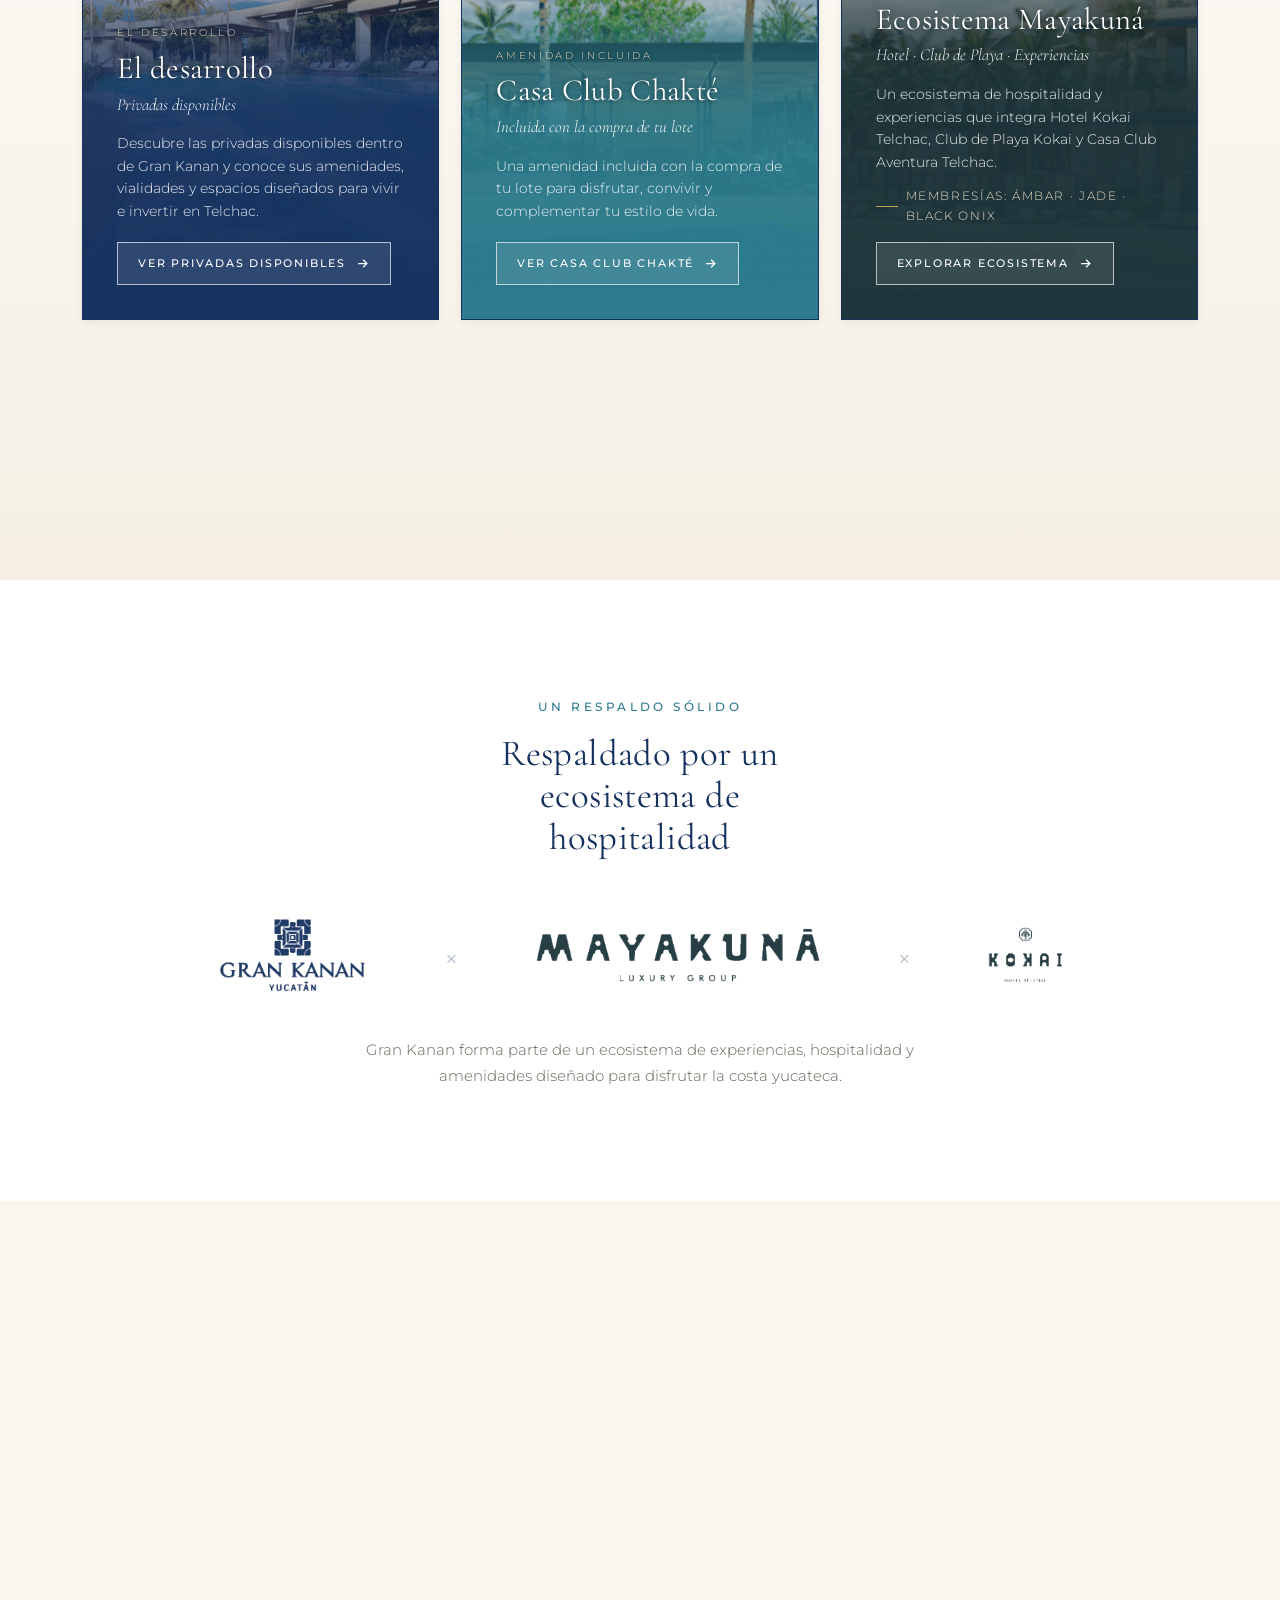
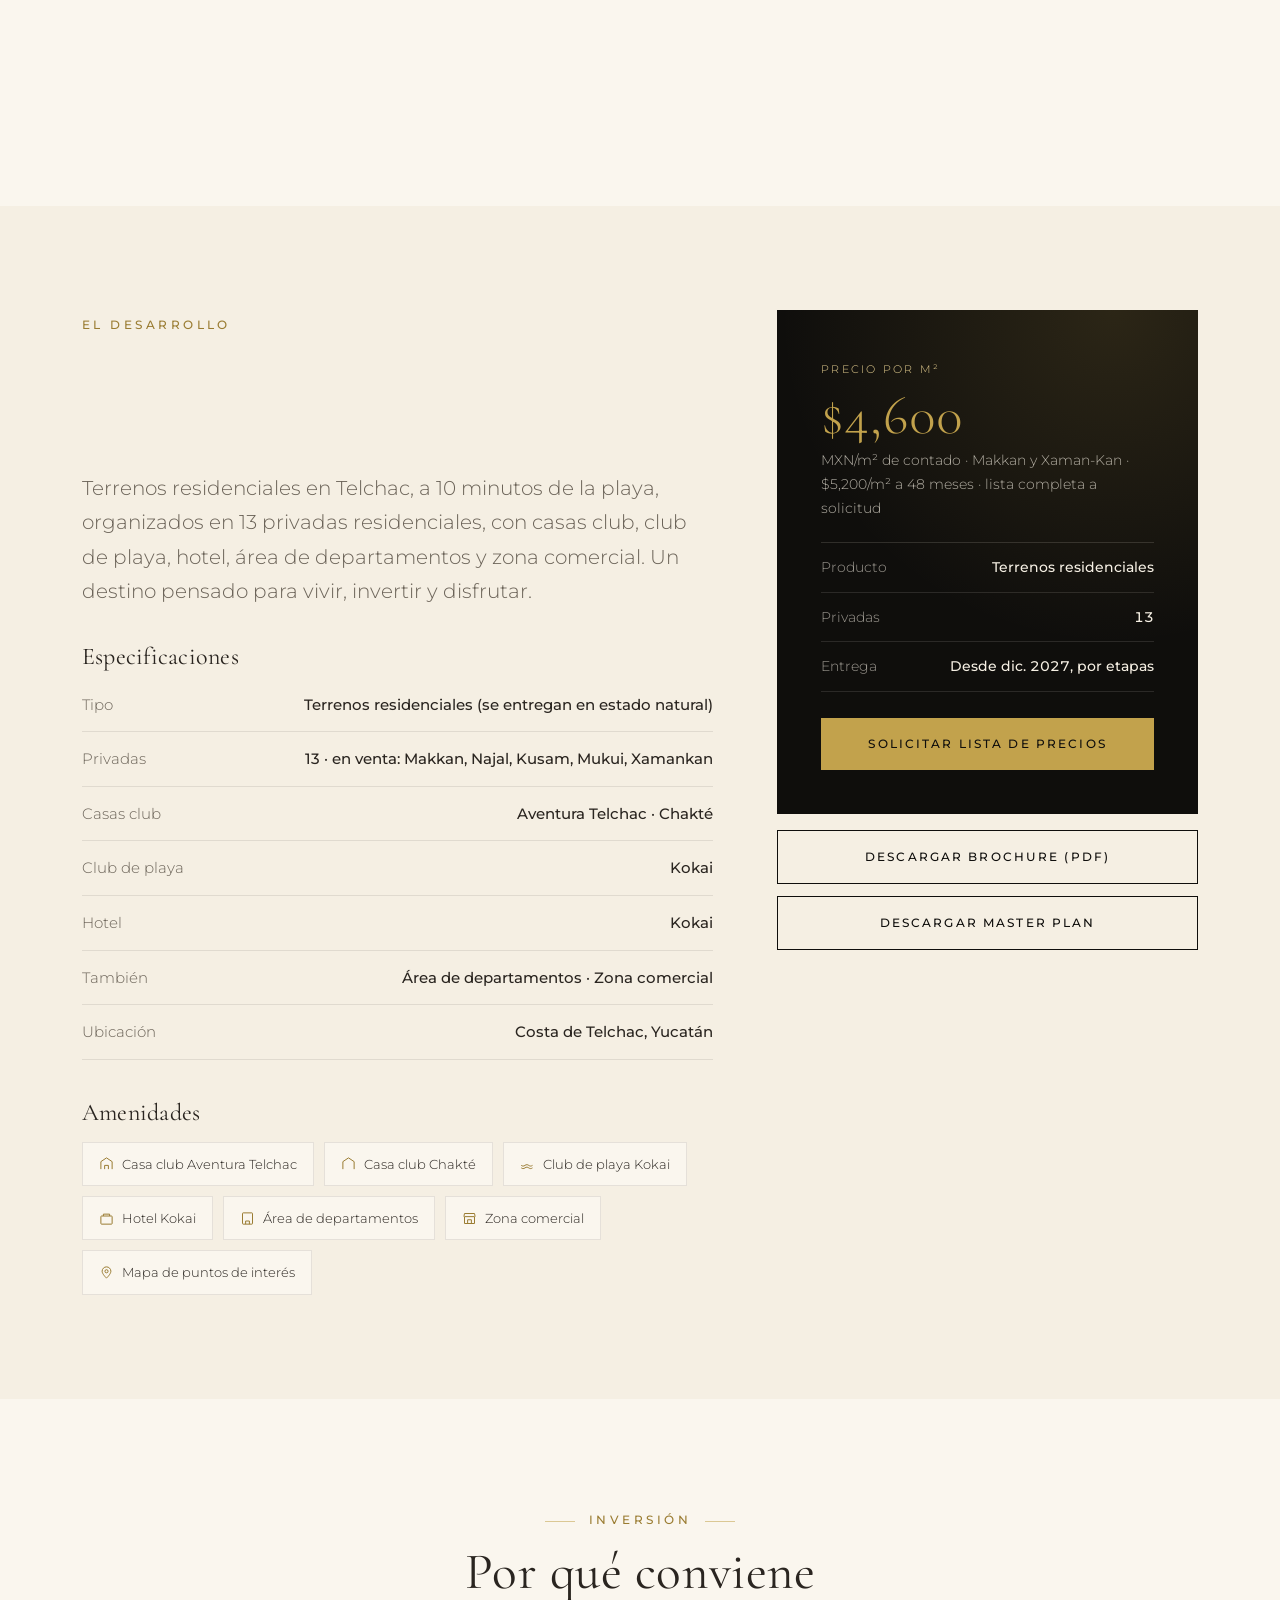
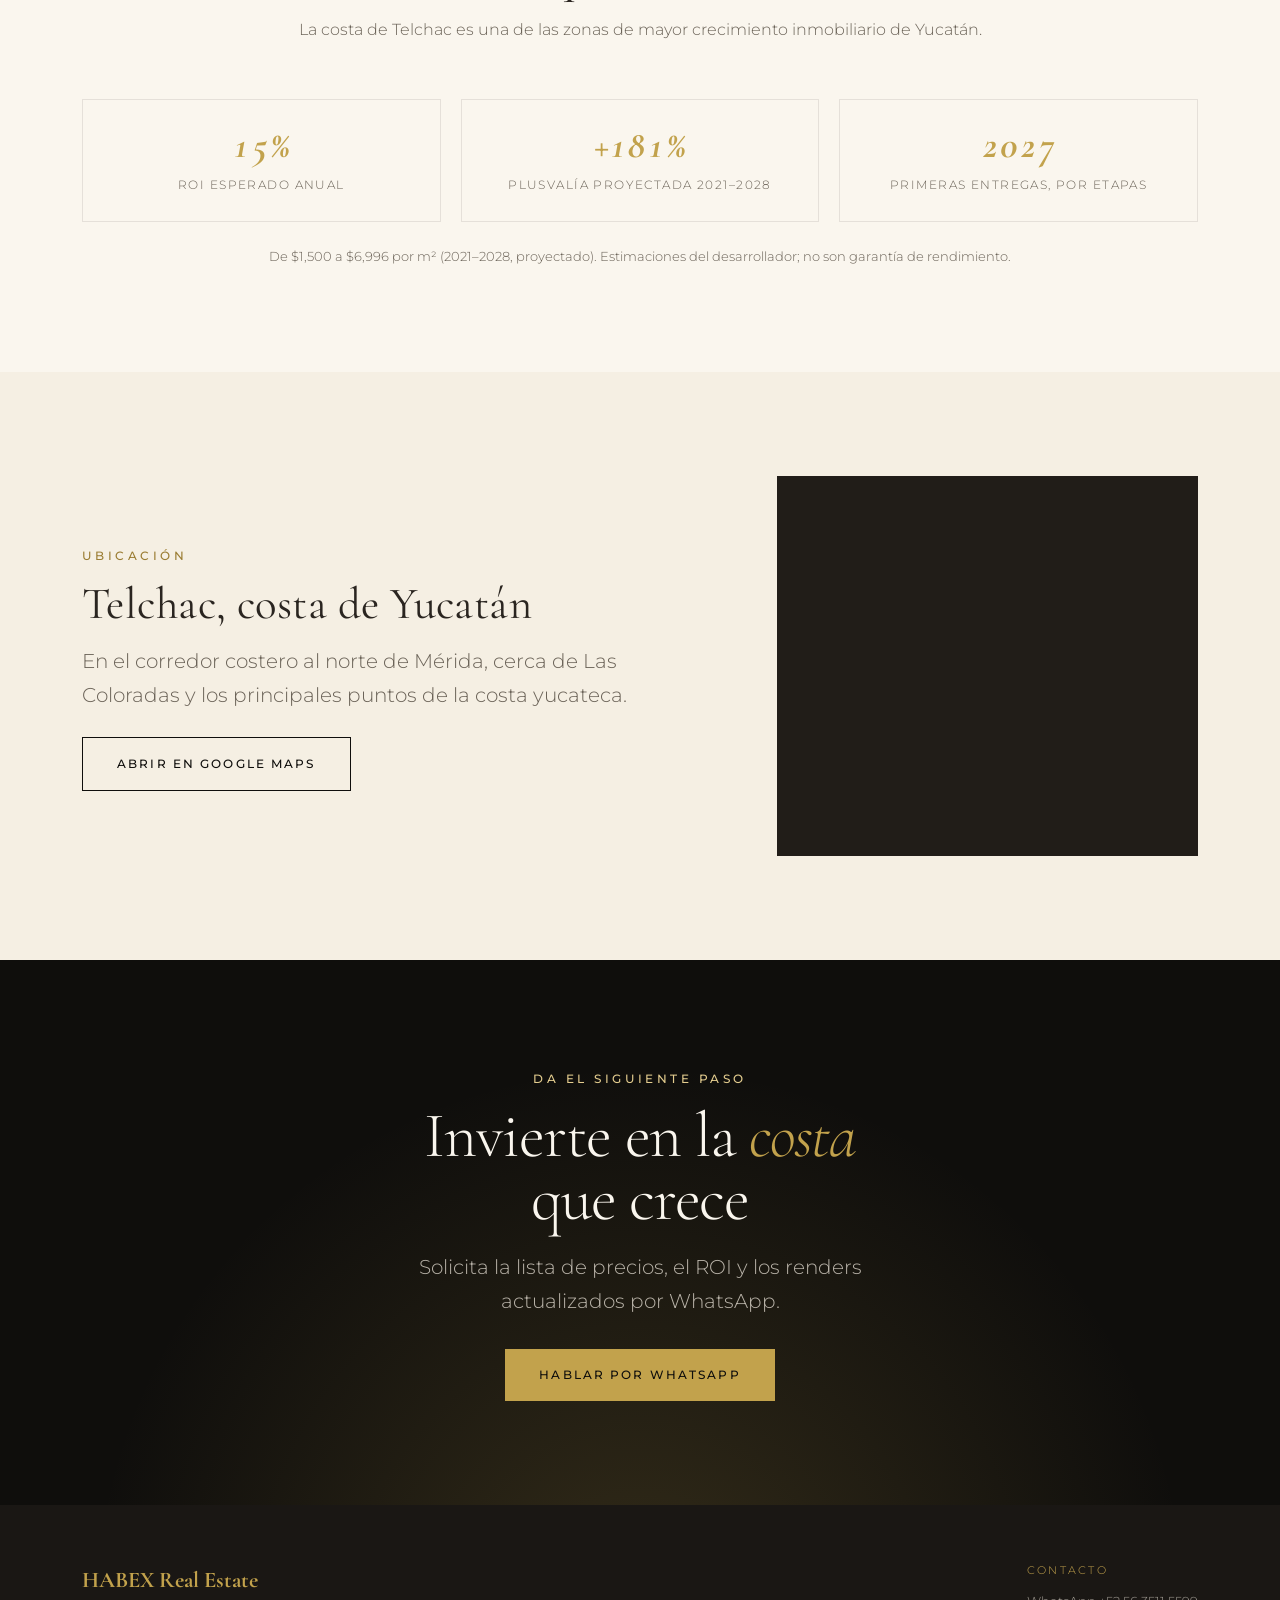
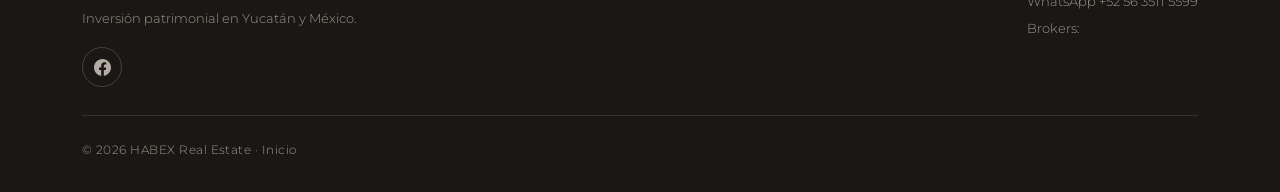
<file: pages/desarrollo-gran-kanan.html>
<!DOCTYPE html>
<html lang="es">
<head>
<meta charset="UTF-8">
<meta name="viewport" content="width=device-width, initial-scale=1.0">
<title>Gran Kanan Yucatán — HABEX Real Estate</title>
<meta name="description" content="Terrenos residenciales en preventa en Telchac, Yucatán, a 10 minutos de la playa. 13 privadas, dos casas club y Club de Playa Kokai. Primeras entregas en diciembre de 2027.">
<link rel="preconnect" href="https://fonts.googleapis.com">
<link rel="preconnect" href="https://fonts.gstatic.com" crossorigin>
<link href="https://fonts.googleapis.com/css2?family=Cormorant+Garamond:ital,wght@0,300;0,400;0,500;0,600;1,400;1,500&family=Montserrat:wght@300;400;500;600&display=swap" rel="stylesheet">
<link rel="stylesheet" href="../assets/css/styles.css?v=20260703b">
<link rel="preload" as="image" href="../assets/img/gran-kanan/gran-kanan-01-hero.jpg" fetchpriority="high">
<!-- Google Analytics (GA4) -->
<script async src="https://www.googletagmanager.com/gtag/js?id=G-JR0H2MDNS7"></script>
<script>
  window.dataLayer = window.dataLayer || [];
  function gtag(){dataLayer.push(arguments);}
  gtag('consent', 'default', {
    ad_storage: 'denied',
    ad_user_data: 'denied',
    ad_personalization: 'denied',
    analytics_storage: 'denied',
    wait_for_update: 500
  });
  gtag('js', new Date());
  gtag('config', 'G-JR0H2MDNS7');
</script>
</head>
<body class="dp gk">

<!-- ============ NAV ============ -->
<header class="nav scrolled" id="nav">
  <a href="../index.html" class="brand">
    <img src="../assets/img/logo/habex-logo.png" alt="HABEX Real Estate">
    <span style="display:flex;flex-direction:column"><b>HABEX</b><span>Real Estate</span></span>
  </a>
  <nav>
    <ul>
      <li><a href="../index.html#catalogo" data-es="Desarrollos" data-en="Properties">Desarrollos</a></li>
      <li><a href="../index.html#nosotros" data-es="Nosotros" data-en="About">Nosotros</a></li>
      <li><a href="../index.html#contacto" data-es="Contacto" data-en="Contact">Contacto</a></li>
    </ul>
  </nav>
  <div class="tools">
    <div class="lang">
      <button data-lang="es" class="active">ES</button><span>/</span><button data-lang="en">EN</button>
    </div>
    <button class="nav-toggle" id="navToggle" aria-label="Menú">☰</button>
  </div>
</header>

<!-- ============ BARRA CTA STICKY ============ -->
<div class="sticky-cta">
  <div class="bar">
    <div class="meta">
      <b>Gran Kanan Yucatán</b>
      <span data-es="Telchac · Lotes de inversión" data-en="Telchac · Investment lots">Telchac · Lotes de inversión</span>
    </div>
    <div class="acts">
      <a href="https://wa.me/525635115599?text=Me%20interesa%20Gran%20Kanan%20Yucat%C3%A1n" target="_blank" class="btn btn-gold" style="padding:11px 22px" data-es="WhatsApp" data-en="WhatsApp">WhatsApp</a>
      <a href="#info" class="btn btn-ghost-light" style="padding:11px 22px" data-es="Ver detalles" data-en="View details">Ver detalles</a>
    </div>
  </div>
</div>

<!-- ============ HERO DE FICHA ============ -->
<section class="dp-hero">
  <div class="bg" style="background-image:url('../assets/img/gran-kanan/gran-kanan-01-hero.jpg')"></div>

  <!-- GANCHO (arriba-derecha en desktop · barra superior en móvil).
       Dos versiones que se alternan solas por fecha (script "vigencia" al final):
       la promoción de El Buen Fin hasta el 17 de noviembre y, después, el precio de lista. -->
  <a class="gk-hero-offer" data-vigente-hasta="2026-11-18T00:00:00-06:00" href="https://wa.me/525635115599?text=Quiero%20la%20promoci%C3%B3n%20de%20El%20Buen%20Fin%20de%20Gran%20Kanan%20(120%20meses%20sin%20intereses)" target="_blank" rel="noopener">
    <span class="gk-ho-eyebrow" data-es="El Buen Fin · 13 al 17 de noviembre" data-en="El Buen Fin · November 13–17">El Buen Fin · 13 al 17 de noviembre</span>
    <span class="gk-ho-price"><b>120</b><i data-es="meses sin intereses" data-en="interest-free months">meses sin intereses</i></span>
    <span class="gk-ho-terms" data-es="Con <b>10% de enganche</b> · Directo con el desarrollador" data-en="With <b>10% down</b> · Straight from the developer">Con <b>10% de enganche</b> · Directo con el desarrollador</span>
    <span class="gk-ho-cta btn btn-gold" data-es="Quiero la promoción" data-en="I want the offer">Quiero la promoción</span>
    <span class="gk-ho-micro" data-es="Aplican condiciones · Te responden por WhatsApp" data-en="Conditions apply · Reply on WhatsApp">Aplican condiciones · Te responden por WhatsApp</span>
  </a>
  <a class="gk-hero-offer" data-vigente-desde="2026-11-18T00:00:00-06:00" style="display:none" href="https://wa.me/525635115599?text=Quiero%20la%20disponibilidad%20y%20el%20esquema%20de%20pagos%20de%20Gran%20Kanan" target="_blank" rel="noopener">
    <span class="gk-ho-eyebrow" data-es="Preventa · Telchac, Yucatán" data-en="Pre-sale · Telchac, Yucatán">Preventa · Telchac, Yucatán</span>
    <span class="gk-ho-price"><span class="gk-ho-from" data-es="Desde" data-en="From">Desde</span><b>$4,600</b><i data-es="MXN / m²" data-en="MXN / m²">MXN / m²</i></span>
    <span class="gk-ho-terms" data-es="De contado · <b>$5,200/m²</b> a 48 meses" data-en="Cash · <b>$5,200/m²</b> over 48 months">De contado · <b>$5,200/m²</b> a 48 meses</span>
    <span class="gk-ho-cta btn btn-gold" data-es="Quiero disponibilidad" data-en="Check availability">Quiero disponibilidad</span>
    <span class="gk-ho-micro" data-es="Makkan y Xaman-Kan · Respuesta por WhatsApp" data-en="Makkan and Xaman-Kan · Reply on WhatsApp">Makkan y Xaman-Kan · Respuesta por WhatsApp</span>
  </a>

  <!-- EVENTO (abajo-izquierda en desktop · bloque en móvil). Se oculta solo cuando
       empieza la sesión de Gran Kanan; para el siguiente evento, cambia textos y fecha. -->
  <a class="gk-hero-event" data-vigente-hasta="2026-11-14T13:00:00-06:00" href="buenfin.html">
    <span class="gk-he-eyebrow"><span class="gk-he-dot" aria-hidden="true"></span><span data-es="Webinar en vivo · Zoom" data-en="Live webinar · Zoom">Webinar en vivo · Zoom</span></span>
    <span class="gk-he-title" data-es="Gran Kanan · El Buen Fin" data-en="Gran Kanan · El Buen Fin">Gran Kanan · El Buen Fin</span>
    <span class="gk-he-when" data-es="Sábado 14 de noviembre · 1:00 PM (hora del centro de México)" data-en="Saturday, November 14 · 1:00 PM (Mexico City time)">Sábado 14 de noviembre · 1:00 PM (hora del centro de México)</span>
    <span class="gk-he-cta btn btn-gold" data-es="Regístrate sin costo" data-en="Register free">Regístrate sin costo</span>
    <span class="gk-he-micro" data-es="Desde cualquier ciudad · Sin compromiso de compra" data-en="From any city · No purchase commitment">Desde cualquier ciudad · Sin compromiso de compra</span>
  </a>

  <div class="wrap">
    <img class="dp-logo reveal" src="../assets/img/logo/desarrollos/gran-kanan-white.png" alt="Gran Kanan Yucatán" width="206" height="108">
    <div class="breadcrumb">
      <a href="../index.html#catalogo" data-es="Lotes de inversión" data-en="Investment lots">Lotes de inversión</a>
      <span>·</span>
      <span data-es="Telchac, Yucatán" data-en="Telchac, Yucatán">Telchac, Yucatán</span>
    </div>
    <h1 class="reveal" data-es="Tu lote frente a la costa de Yucatán" data-en="Your lot on the Yucatán coast">Tu lote frente a la costa de Yucatán</h1>
    <p class="sub reveal" data-es="Terrenos residenciales en preventa, a 10 minutos de la playa, con dos casas club y acceso al Club de Playa Kokai. Primeras entregas en diciembre de 2027." data-en="Residential lots in pre-sale, 10 minutes from the beach, with two club houses and access to Kokai Beach Club. First deliveries in December 2027.">Terrenos residenciales en preventa, a 10 minutos de la playa, con dos casas club y acceso al Club de Playa Kokai. Primeras entregas en diciembre de 2027.</p>
    <div class="gk-hero-thumbs reveal">
      <a href="#explora" class="gk-ht" aria-label="Ver galería"><img loading="lazy" src="../assets/img/gran-kanan/gran-kanan-02-thumb.jpg" alt="Gran Kanan" width="88" height="60"></a>
      <a href="#explora" class="gk-ht" aria-label="Ver galería"><img loading="lazy" src="../assets/img/gran-kanan/gran-kanan-03-thumb.jpg" alt="Gran Kanan" width="88" height="60"></a>
      <a href="#explora" class="gk-ht" aria-label="Ver galería"><img loading="lazy" src="../assets/img/gran-kanan/gran-kanan-04-thumb.jpg" alt="Gran Kanan" width="88" height="60"></a>
      <a href="#explora" class="gk-ht-more" data-es="Ver galería →" data-en="View gallery →">Ver galería →</a>
    </div>
  </div>
</section>

<!-- ============ INVERSIÓN / FINANCIAMIENTO ============ -->
<section class="gk-invest" id="inversion">
  <div class="wrap">
    <div class="gk-inv-head reveal">
      <span class="eyebrow" data-es="Inversión" data-en="Investment">Inversión</span>
      <h2 data-es="Tu lote en la costa de Yucatán desde <em>$4,600 MXN/m²</em>"
          data-en="Your lot on the Yucatán coast from <em>$4,600 MXN/m²</em>">Tu lote en la costa de Yucatán desde <em>$4,600 MXN/m²</em></h2>
      <p class="gk-inv-sub" data-es="Terrenos residenciales en Telchac, de contado o a plazos, con amenidades estilo resort. Precios de Makkan y Xaman-Kan; la lista de cada privada te la manda un asesor."
         data-en="Residential lots in Telchac, cash or in installments, with resort-style amenities. Prices for Makkan and Xaman-Kan; an advisor sends you each area's list.">Terrenos residenciales en Telchac, de contado o a plazos, con amenidades estilo resort. Precios de Makkan y Xaman-Kan; la lista de cada privada te la manda un asesor.</p>
    </div>

    <!-- Promoción de El Buen Fin: se oculta sola el 18 de noviembre (script "vigencia" al final) -->
    <a class="reveal" data-vigente-hasta="2026-11-18T00:00:00-06:00" href="buenfin.html#condiciones"
       style="display:block;margin:0 auto 34px;max-width:860px;background:var(--gk-azul);color:#fff;border:1px solid rgba(228,205,143,.45);padding:18px 24px;text-align:center;text-decoration:none;line-height:1.55">
      <span style="display:block;font-size:.7rem;letter-spacing:.2em;text-transform:uppercase;color:var(--dorado-claro)" data-es="El Buen Fin · 13 al 17 de noviembre" data-en="El Buen Fin · November 13–17">El Buen Fin · 13 al 17 de noviembre</span>
      <span style="display:block;font-family:var(--serif);font-size:1.6rem;margin-top:4px" data-es="120 meses sin intereses con 10% de enganche" data-en="120 interest-free months with 10% down">120 meses sin intereses con 10% de enganche</span>
      <span style="display:block;font-size:.82rem;opacity:.85;margin-top:4px" data-es="Directo con el desarrollador · Aplican condiciones · <u>Ver condiciones</u>" data-en="Straight from the developer · Conditions apply · <u>See conditions</u>">Directo con el desarrollador · Aplican condiciones · <u>Ver condiciones</u></span>
    </a>

    <div class="gk-inv-cards stagger">
      <div class="gk-inv-card reveal">
        <span class="gk-inv-ico" aria-hidden="true"><svg viewBox="0 0 24 24"><path d="M12 1v22M17 5H9.5a3.5 3.5 0 000 7h5a3.5 3.5 0 010 7H6"/></svg></span>
        <b data-es="$4,600/m²" data-en="$4,600/m²">$4,600/m²</b>
        <span data-es="De contado (Makkan y Xaman-Kan)" data-en="Cash price (Makkan and Xaman-Kan)">De contado (Makkan y Xaman-Kan)</span>
      </div>
      <div class="gk-inv-card reveal">
        <span class="gk-inv-ico" aria-hidden="true"><svg viewBox="0 0 24 24"><rect x="3" y="4" width="18" height="18" rx="2"/><path d="M3 9h18M8 2v4M16 2v4"/></svg></span>
        <b data-es="Hasta 48 meses" data-en="Up to 48 months">Hasta 48 meses</b>
        <span data-es="$5,200/m² a plazos (Makkan y Xaman-Kan)" data-en="$5,200/m² in installments (Makkan and Xaman-Kan)">$5,200/m² a plazos (Makkan y Xaman-Kan)</span>
      </div>
      <div class="gk-inv-card reveal">
        <span class="gk-inv-ico" aria-hidden="true"><svg viewBox="0 0 24 24"><path d="M3 11l9-7 9 7M5 10v10h14V10"/></svg></span>
        <b data-es="Escritura al liquidar" data-en="Deed on full payment">Escritura al liquidar</b>
        <span data-es="Se escritura al terminar de pagar el lote" data-en="The deed is signed once the lot is fully paid">Se escritura al terminar de pagar el lote</span>
      </div>
      <div class="gk-inv-card reveal">
        <span class="gk-inv-ico" aria-hidden="true"><svg viewBox="0 0 24 24"><path d="M14 2H6a2 2 0 00-2 2v16a2 2 0 002 2h12a2 2 0 002-2V8z"/><path d="M14 2v6h6M9 15l2 2 4-4"/></svg></span>
        <b data-es="Registro PROFECO" data-en="PROFECO registration">Registro PROFECO</b>
        <span data-es="Contratos de adhesión registrados ante PROFECO" data-en="Adhesion contracts registered with PROFECO">Contratos de adhesión registrados ante PROFECO</span>
      </div>
    </div>

    <div class="gk-inv-cta reveal">
      <a href="https://wa.me/525635115599?text=Quiero%20la%20disponibilidad%20y%20el%20esquema%20de%20pagos%20de%20Gran%20Kanan" target="_blank" rel="noopener" class="btn btn-gold"
         data-es="Solicitar disponibilidad y esquema de pagos" data-en="Request availability and payment plan">Solicitar disponibilidad y esquema de pagos</a>
      <span class="gk-inv-note" data-es="Respuesta inmediata por WhatsApp · Sin compromiso" data-en="Instant reply on WhatsApp · No commitment">Respuesta inmediata por WhatsApp · Sin compromiso</span>
    </div>

    <div class="gk-inv-benefits reveal">
      <span class="gk-inv-benefit"><svg viewBox="0 0 24 24" aria-hidden="true"><path d="M20 6L9 17l-5-5"/></svg><span data-es="Casas club Aventura Telchac y Chakté" data-en="Aventura Telchac and Chakté club houses">Casas club Aventura Telchac y Chakté</span></span>
      <span class="gk-inv-benefit"><svg viewBox="0 0 24 24" aria-hidden="true"><path d="M20 6L9 17l-5-5"/></svg><span data-es="Ecosistema Mayakuná" data-en="Mayakuná Ecosystem">Ecosistema Mayakuná</span></span>
      <span class="gk-inv-benefit"><svg viewBox="0 0 24 24" aria-hidden="true"><path d="M20 6L9 17l-5-5"/></svg><span data-es="Hotel Kokai Telchac" data-en="Hotel Kokai Telchac">Hotel Kokai Telchac</span></span>
      <span class="gk-inv-benefit"><svg viewBox="0 0 24 24" aria-hidden="true"><path d="M20 6L9 17l-5-5"/></svg><span data-es="A 10 minutos de la playa" data-en="10 minutes from the beach">A 10 minutos de la playa</span></span>
    </div>
  </div>
</section>

<!-- ============ CIFRAS CLAVE ============ -->
<section class="sec" id="info" style="padding-bottom:0">
  <div class="wrap">
    <div class="facts stagger">
      <div class="fact reveal"><b>13</b><span data-es="privadas residenciales" data-en="gated areas">privadas residenciales</span></div>
      <div class="fact reveal"><b>2</b><span data-es="casas club" data-en="club houses">casas club</span></div>
      <div class="fact reveal"><b>1</b><span data-es="club de playa" data-en="beach club">club de playa</span></div>
      <div class="fact reveal"><b>1</b><span data-es="hotel" data-en="hotel">hotel</span></div>
    </div>
  </div>
</section>

<!-- ============ EXPERIENCIAS GRAN KANAN ============ -->
<section class="gk-exp" id="experiencias">
  <div class="wrap">
    <div class="sec-head">
      <span class="eyebrow" data-es="Presentaciones y experiencias" data-en="Presentations and experiences">Presentaciones y experiencias</span>
      <h2 data-es="Experiencias Gran Kanan" data-en="Gran Kanan Experiences">Experiencias Gran Kanan</h2>
      <p data-es="Conoce el proyecto, resuelve tus dudas y descubre las oportunidades de inversión a través de nuestros eventos presenciales o presentaciones privadas."
         data-en="Get to know the project, clear your doubts and discover the investment opportunities through our in-person events or private presentations.">Conoce el proyecto, resuelve tus dudas y descubre las oportunidades de inversión a través de nuestros eventos presenciales o presentaciones privadas.</p>
      <span class="gk-exp-micro" data-es="Cupo limitado · Registro previo requerido" data-en="Limited capacity · Prior registration required">Cupo limitado · Registro previo requerido</span>
    </div>

    <div class="gk-exp-grid stagger">
      <!-- Webinar de El Buen Fin (se oculta solo cuando empieza; script "vigencia" al final) -->
      <article class="gk-ev reveal" data-vigente-hasta="2026-11-14T13:00:00-06:00">
        <span class="gk-ev-city" data-es="En vivo por Zoom" data-en="Live on Zoom">En vivo por Zoom</span>
        <h3 data-es="Webinar Gran Kanan · El Buen Fin" data-en="Gran Kanan Webinar · El Buen Fin">Webinar Gran Kanan · El Buen Fin</h3>
        <ul class="gk-ev-list">
          <li><svg viewBox="0 0 24 24" aria-hidden="true"><rect x="3" y="4" width="18" height="18" rx="2"/><path d="M3 9h18M8 2v4M16 2v4"/></svg><span data-es="Sábado 14 de noviembre" data-en="Saturday, November 14">Sábado 14 de noviembre</span></li>
          <li><svg viewBox="0 0 24 24" aria-hidden="true"><circle cx="12" cy="12" r="9"/><path d="M12 7v5l3 2"/></svg><span data-es="1:00 PM (hora del centro de México)" data-en="1:00 PM (Mexico City time)">1:00 PM (hora del centro de México)</span></li>
          <li><svg viewBox="0 0 24 24" aria-hidden="true"><path d="M20 6L9 17l-5-5"/></svg><span data-es="Registro sin costo · Promoción de 120 meses sin intereses con 10% de enganche (13 al 17 de noviembre)" data-en="Free registration · 120 interest-free months with 10% down (November 13–17)">Registro sin costo · Promoción de 120 meses sin intereses con 10% de enganche (13 al 17 de noviembre)</span></li>
        </ul>
        <a class="btn btn-gold" href="buenfin.html" data-es="Registrarme" data-en="Sign up">Registrarme</a>
      </article>

      <!-- Zoom -->
      <article class="gk-zoom reveal">
        <div class="gk-zoom-info">
          <span class="gk-ev-city" data-es="Desde cualquier ciudad" data-en="From any city">Desde cualquier ciudad</span>
          <h3 data-es="Presentaciones privadas por Zoom" data-en="Private presentations on Zoom">Presentaciones privadas por Zoom</h3>
          <p data-es="Conoce Gran Kanan desde donde estés en una presentación privada, uno a uno con un asesor."
             data-en="Get to know Gran Kanan from wherever you are in a private, one-on-one presentation with an advisor.">Conoce Gran Kanan desde donde estés en una presentación privada, uno a uno con un asesor.</p>
          <button type="button" class="btn btn-gold" data-gk-reserve="zoom" data-es="Agendar presentación" data-en="Schedule presentation">Agendar presentación</button>
        </div>
        <div class="gk-zoom-slots">
          <p class="gk-slots-label" data-es="Elige un horario disponible" data-en="Choose an available time">Elige un horario disponible</p>
          <div class="gk-slots" id="gkSlots">
            <button type="button" class="gk-slot" aria-pressed="false" data-slot-es="Miércoles 10:00 AM" data-slot-en="Wednesday 10:00 AM"><span data-es="Mié 10 AM" data-en="Wed 10 AM">Mié 10 AM</span></button>
            <button type="button" class="gk-slot" aria-pressed="false" data-slot-es="Jueves 10:00 AM" data-slot-en="Thursday 10:00 AM"><span data-es="Jue 10 AM" data-en="Thu 10 AM">Jue 10 AM</span></button>
            <button type="button" class="gk-slot" aria-pressed="false" data-slot-es="Viernes 10:00 AM" data-slot-en="Friday 10:00 AM"><span data-es="Vie 10 AM" data-en="Fri 10 AM">Vie 10 AM</span></button>
            <button type="button" class="gk-slot" aria-pressed="false" data-slot-es="Miércoles 6:00 PM" data-slot-en="Wednesday 6:00 PM"><span data-es="Mié 6 PM" data-en="Wed 6 PM">Mié 6 PM</span></button>
            <button type="button" class="gk-slot" aria-pressed="false" data-slot-es="Jueves 6:00 PM" data-slot-en="Thursday 6:00 PM"><span data-es="Jue 6 PM" data-en="Thu 6 PM">Jue 6 PM</span></button>
            <button type="button" class="gk-slot" aria-pressed="false" data-slot-es="Viernes 6:00 PM" data-slot-en="Friday 6:00 PM"><span data-es="Vie 6 PM" data-en="Fri 6 PM">Vie 6 PM</span></button>
          </div>
        </div>
      </article>
    </div>
  </div>
</section>

<!-- Modal de reserva (formulario → WhatsApp) -->
<dialog class="gk-modal" id="gkExpModal" aria-labelledby="gkModalTitle">
  <div class="gk-modal-inner">
    <div class="gk-modal-top">
      <div>
        <span class="eyebrow" data-es="Registro" data-en="Registration">Registro</span>
        <h3 id="gkModalTitle" data-es="Reserva tu lugar" data-en="Reserve your seat">Reserva tu lugar</h3>
      </div>
      <button type="button" class="gk-modal-close" data-gk-close aria-label="Cerrar"><svg viewBox="0 0 24 24"><path d="M6 6l12 12M18 6L6 18"/></svg></button>
    </div>
    <p class="gk-modal-lead" data-es="Déjanos tus datos y confirmamos tu lugar por WhatsApp." data-en="Leave your details and we'll confirm your seat on WhatsApp.">Déjanos tus datos y confirmamos tu lugar por WhatsApp.</p>
    <form id="gkExpForm" novalidate>
      <div class="gk-field">
        <label for="gkNombre" data-es="Nombre" data-en="Name">Nombre</label>
        <input id="gkNombre" name="nombre" type="text" autocomplete="name" required>
      </div>
      <div class="gk-field-row">
        <div class="gk-field">
          <label for="gkTel" data-es="Teléfono" data-en="Phone">Teléfono</label>
          <input id="gkTel" name="tel" type="tel" autocomplete="tel" inputmode="tel" required>
        </div>
        <div class="gk-field">
          <label for="gkCorreo" data-es="Correo" data-en="Email">Correo</label>
          <input id="gkCorreo" name="correo" type="email" autocomplete="email" inputmode="email" required>
        </div>
      </div>
      <div class="gk-field-row">
        <div class="gk-field">
          <label for="gkCiudad" data-es="Ciudad" data-en="City">Ciudad</label>
          <input id="gkCiudad" name="ciudad" type="text" autocomplete="address-level2" required>
        </div>
        <div class="gk-field">
          <label for="gkAcomp" data-es="Acompañantes" data-en="Guests">Acompañantes</label>
          <input id="gkAcomp" name="acomp" type="number" min="0" max="20" step="1" inputmode="numeric" value="0">
        </div>
      </div>
      <div class="gk-field">
        <label for="gkEvento" data-es="Evento seleccionado" data-en="Selected event">Evento seleccionado</label>
        <input id="gkEvento" name="evento" type="text" readonly>
      </div>
      <button type="submit" class="btn btn-gold" data-es="Quiero reservar mi lugar" data-en="I want to reserve my seat">Quiero reservar mi lugar</button>
      <p class="gk-modal-mini" data-es="Al enviar se abrirá WhatsApp con tus datos para confirmar." data-en="On submit, WhatsApp opens with your details to confirm.">Al enviar se abrirá WhatsApp con tus datos para confirmar.</p>
    </form>
  </div>
</dialog>

<!-- ============ EXPLORA GRAN KANAN ============ -->
<section class="sec explora" id="explora">
  <div class="wrap">
    <div class="sec-head">
      <span class="eyebrow" data-es="Galería" data-en="Gallery">Galería</span>
      <h2 data-es="Explora Gran Kanan" data-en="Explore Gran Kanan">Explora Gran Kanan</h2>
      <p data-es="Vive la costa de Telchac: privadas residenciales, la Casa Club Chakté incluida con tu lote y todo un ecosistema de hospitalidad, playa y experiencias."
         data-en="Live the Telchac coast: residential gated areas, the Casa Club Chakté included with your lot, and a whole ecosystem of hospitality, beach and experiences.">Vive la costa de Telchac: privadas residenciales, la Casa Club Chakté incluida con tu lote y todo un ecosistema de hospitalidad, playa y experiencias.</p>
    </div>

    <div class="xp-grid stagger">
      <!-- 1 · Desarrollo / Privadas -->
      <button type="button" class="xp-card reveal" data-xp="desarrollo">
        <span class="xp-cover" style="background-image:url('../assets/img/gran-kanan/gran-kanan-03.png')"></span>
        <span class="xp-body">
          <span class="xp-ey" data-es="El desarrollo" data-en="The development">El desarrollo</span>
          <h3 data-es="El desarrollo" data-en="The development">El desarrollo</h3>
          <span class="xp-sub" data-es="Privadas disponibles" data-en="Available gated areas">Privadas disponibles</span>
          <p data-es="Descubre las privadas disponibles dentro de Gran Kanan y conoce sus amenidades, vialidades y espacios diseñados para vivir e invertir en Telchac."
             data-en="Discover the available gated areas within Gran Kanan and explore their amenities, roads and spaces designed to live and invest in Telchac.">Descubre las privadas disponibles dentro de Gran Kanan y conoce sus amenidades, vialidades y espacios diseñados para vivir e invertir en Telchac.</p>
          <span class="xp-go"><span data-es="Ver privadas disponibles" data-en="View available gated areas">Ver privadas disponibles</span><svg viewBox="0 0 24 24"><path d="M5 12h14M13 6l6 6-6 6"/></svg></span>
        </span>
      </button>

      <!-- 2 · Casa Club Chakté -->
      <button type="button" class="xp-card reveal" data-xp="chakte">
        <span class="xp-badge" data-es="Incluida con tu lote" data-en="Included with your lot">Incluida con tu lote</span>
        <span class="xp-cover" style="background-image:url('../assets/img/gran-kanan/chakte/Chakte7.png')"></span>
        <span class="xp-body">
          <span class="xp-ey" data-es="Amenidad incluida" data-en="Included amenity">Amenidad incluida</span>
          <h3 data-es="Casa Club Chakté" data-en="Casa Club Chakté">Casa Club Chakté</h3>
          <span class="xp-sub" data-es="Incluida con la compra de tu lote" data-en="Included with the purchase of your lot">Incluida con la compra de tu lote</span>
          <p data-es="Una amenidad incluida con la compra de tu lote para disfrutar, convivir y complementar tu estilo de vida."
             data-en="An amenity included with the purchase of your lot — to enjoy, gather and complement your lifestyle.">Una amenidad incluida con la compra de tu lote para disfrutar, convivir y complementar tu estilo de vida.</p>
          <span class="xp-go"><span data-es="Ver Casa Club Chakté" data-en="View Casa Club Chakté">Ver Casa Club Chakté</span><svg viewBox="0 0 24 24"><path d="M5 12h14M13 6l6 6-6 6"/></svg></span>
        </span>
      </button>

      <!-- 3 · Ecosistema Mayakuná -->
      <button type="button" class="xp-card reveal" data-xp="mayakuna">
        <span class="xp-cover" style="background-image:url('../assets/img/gran-kanan/mayakuna/kokai-02.jpg')"></span>
        <span class="xp-body">
          <span class="xp-ey" data-es="Ecosistema · hospitalidad" data-en="Ecosystem · hospitality">Ecosistema · hospitalidad</span>
          <h3 data-es="Ecosistema Mayakuná" data-en="Mayakuná Ecosystem">Ecosistema Mayakuná</h3>
          <span class="xp-sub" data-es="Hotel · Club de Playa · Experiencias" data-en="Hotel · Beach Club · Experiences">Hotel · Club de Playa · Experiencias</span>
          <p data-es="Un ecosistema de hospitalidad y experiencias que integra Hotel Kokai Telchac, Club de Playa Kokai y Casa Club Aventura Telchac."
             data-en="An ecosystem of hospitality and experiences integrating Hotel Kokai Telchac, Kokai Beach Club and Casa Club Aventura Telchac.">Un ecosistema de hospitalidad y experiencias que integra Hotel Kokai Telchac, Club de Playa Kokai y Casa Club Aventura Telchac.</p>
          <span class="xp-meta" data-es="Membresías: Ámbar · Jade · Black Onix" data-en="Memberships: Ámbar · Jade · Black Onix">Membresías: Ámbar · Jade · Black Onix</span>
          <span class="xp-go"><span data-es="Explorar ecosistema" data-en="Explore the ecosystem">Explorar ecosistema</span><svg viewBox="0 0 24 24"><path d="M5 12h14M13 6l6 6-6 6"/></svg></span>
        </span>
      </button>
    </div>

    <p class="xp-closing reveal"
       data-es="Más que un desarrollo, una comunidad costera diseñada para disfrutar, invertir y vivir la costa de Yucatán."
       data-en="More than a development — a coastal community designed to enjoy, invest in and live the Yucatán coast.">Más que un desarrollo, una comunidad costera diseñada para disfrutar, invertir y vivir la costa de Yucatán.</p>
  </div>
</section>

<!-- ============ RESPALDADO POR UN ECOSISTEMA DE HOSPITALIDAD ============ -->
<section class="eco-strip">
  <div class="wrap">
    <span class="eyebrow" data-es="Un respaldo sólido" data-en="A solid backing">Un respaldo sólido</span>
    <h2 data-es="Respaldado por un ecosistema de hospitalidad" data-en="Backed by a hospitality ecosystem">Respaldado por un ecosistema de hospitalidad</h2>
    <div class="eco-logos">
      <img class="gk" src="../assets/img/logo/desarrollos/gran-kanan-navy.png" alt="Gran Kanan Yucatán" width="200" height="105" loading="lazy">
      <span class="x" aria-hidden="true">×</span>
      <img src="../assets/img/logo/desarrollos/mayakuna-teal.png" alt="Mayakuná Luxury Group" width="300" height="61" loading="lazy">
      <span class="x" aria-hidden="true">×</span>
      <img src="../assets/img/logo/desarrollos/kokai-teal.png" alt="Kokai · Hotel Telchac" width="150" height="113" loading="lazy">
    </div>
    <p data-es="Gran Kanan forma parte de un ecosistema de experiencias, hospitalidad y amenidades diseñado para disfrutar la costa yucateca."
       data-en="Gran Kanan is part of an ecosystem of experiences, hospitality and amenities designed to enjoy the Yucatán coast.">Gran Kanan forma parte de un ecosistema de experiencias, hospitalidad y amenidades diseñado para disfrutar la costa yucateca.</p>
  </div>
</section>

<!-- ============ VIVIRÁS EXPERIENCIAS ÚNICAS ============ -->
<section class="gk-experience">
  <div class="panel reveal-l">
    <img class="e-logo" src="../assets/img/logo/desarrollos/gran-kanan-white.png" alt="Gran Kanan Yucatán" width="156" height="82" loading="lazy">
    <span class="eyebrow" data-es="Estilo de vida costero" data-en="Coastal lifestyle">Estilo de vida costero</span>
    <h2 data-es="Vivirás experiencias únicas" data-en="You'll live unique experiences">Vivirás experiencias únicas</h2>
    <p data-es="Más que un desarrollo, una comunidad costera diseñada para disfrutar, invertir y vivir la costa de Yucatán."
       data-en="More than a development, a coastal community designed to enjoy, invest in and live the Yucatán coast.">Más que un desarrollo, una comunidad costera diseñada para disfrutar, invertir y vivir la costa de Yucatán.</p>
    <div class="e-tags">
      <span data-es="Playa" data-en="Beach">Playa</span>
      <span data-es="Club de playa" data-en="Beach club">Club de playa</span>
      <span data-es="Hotel" data-en="Hotel">Hotel</span>
      <span data-es="Experiencias" data-en="Experiences">Experiencias</span>
    </div>
  </div>
  <div class="photo reveal-r" style="background-image:url('../assets/img/gran-kanan/mayakuna/kokai-07.jpg')" role="img" aria-label="Club de Playa Kokai · Telchac"></div>
</section>

<!-- ============ DETALLE + INVERSIÓN ============ -->
<section class="sec" style="background:var(--crema)">
  <div class="wrap">
    <div class="dp-two">
      <div>
        <span class="eyebrow" data-es="El desarrollo" data-en="The development">El desarrollo</span>
        <h2 class="reveal" style="font-size:clamp(2rem,4vw,3rem);margin:12px 0 18px" data-es="Una comunidad costera completa" data-en="A complete coastal community">Una comunidad costera completa</h2>
        <p class="lead reveal" style="margin-bottom:36px" data-es="Terrenos residenciales en Telchac, a 10 minutos de la playa, organizados en 13 privadas residenciales, con casas club, club de playa, hotel, área de departamentos y zona comercial. Un destino pensado para vivir, invertir y disfrutar." data-en="Residential lots in Telchac, 10 minutes from the beach, organized into 13 residential gated areas, with club houses, a beach club, hotel, an apartment zone and a commercial zone. A destination made to live, invest and enjoy.">Terrenos residenciales en Telchac, a 10 minutos de la playa, organizados en 13 privadas residenciales, con casas club, club de playa, hotel, área de departamentos y zona comercial. Un destino pensado para vivir, invertir y disfrutar.</p>

        <h3 style="font-size:1.5rem;margin-bottom:8px" data-es="Especificaciones" data-en="Specifications">Especificaciones</h3>
        <ul class="specs reveal">
          <li><span class="k" data-es="Tipo" data-en="Type">Tipo</span><span class="v" data-es="Terrenos residenciales (se entregan en estado natural)" data-en="Residential lots (delivered as raw land)">Terrenos residenciales (se entregan en estado natural)</span></li>
          <li><span class="k" data-es="Privadas" data-en="Gated areas">Privadas</span><span class="v" data-es="13 · en venta: Makkan, Najal, Kusam, Mukui, Xamankan" data-en="13 · selling: Makkan, Najal, Kusam, Mukui, Xamankan">13 · en venta: Makkan, Najal, Kusam, Mukui, Xamankan</span></li>
          <li><span class="k" data-es="Casas club" data-en="Club houses">Casas club</span><span class="v">Aventura Telchac · Chakté</span></li>
          <li><span class="k" data-es="Club de playa" data-en="Beach club">Club de playa</span><span class="v">Kokai</span></li>
          <li><span class="k" data-es="Hotel" data-en="Hotel">Hotel</span><span class="v">Kokai</span></li>
          <li><span class="k" data-es="También" data-en="Also">También</span><span class="v" data-es="Área de departamentos · Zona comercial" data-en="Apartment zone · Commercial zone">Área de departamentos · Zona comercial</span></li>
          <li><span class="k" data-es="Ubicación" data-en="Location">Ubicación</span><span class="v" data-es="Costa de Telchac, Yucatán" data-en="Telchac coast, Yucatán">Costa de Telchac, Yucatán</span></li>
        </ul>

        <h3 style="font-size:1.5rem;margin:40px 0 16px" data-es="Amenidades" data-en="Amenities">Amenidades</h3>
        <div class="amenities reveal">
          <span class="am"><svg viewBox="0 0 24 24"><path d="M3 21V9l9-6 9 6v12"/><path d="M9 21v-6h6v6"/></svg><span data-es="Casa club Aventura Telchac" data-en="Aventura Telchac club house">Casa club Aventura Telchac</span></span>
          <span class="am"><svg viewBox="0 0 24 24"><path d="M3 21V9l9-6 9 6v12"/></svg><span data-es="Casa club Chakté" data-en="Chakté club house">Casa club Chakté</span></span>
          <span class="am"><svg viewBox="0 0 24 24"><path d="M2 15c2 1.5 4 1.5 6 0s4-1.5 6 0 4 1.5 6 0M2 19c2 1.5 4 1.5 6 0s4-1.5 6 0 4 1.5 6 0"/></svg><span data-es="Club de playa Kokai" data-en="Kokai beach club">Club de playa Kokai</span></span>
          <span class="am"><svg viewBox="0 0 24 24"><rect x="3" y="8" width="18" height="13" rx="1"/><path d="M7 8V5h10v3"/></svg><span data-es="Hotel Kokai" data-en="Kokai hotel">Hotel Kokai</span></span>
          <span class="am"><svg viewBox="0 0 24 24"><rect x="4" y="3" width="16" height="18" rx="1"/><path d="M9 21v-5h6v5M8 7h.01M12 7h.01M16 7h.01M8 11h.01M12 11h.01M16 11h.01"/></svg><span data-es="Área de departamentos" data-en="Apartment zone">Área de departamentos</span></span>
          <span class="am"><svg viewBox="0 0 24 24"><path d="M3 9l1-5h16l1 5M4 9v11h16V9M4 9h16M9 20v-6h6v6"/></svg><span data-es="Zona comercial" data-en="Commercial zone">Zona comercial</span></span>
          <span class="am"><svg viewBox="0 0 24 24"><path d="M12 21s-7-6.5-7-11a7 7 0 0114 0c0 4.5-7 11-7 11z"/><circle cx="12" cy="10" r="2.5"/></svg><span data-es="Mapa de puntos de interés" data-en="Points of interest map">Mapa de puntos de interés</span></span>
        </div>
      </div>

      <aside class="dp-aside">
        <div class="price-card">
          <span class="tag" data-es="Precio por m²" data-en="Price per m²">Precio por m²</span>
          <div class="p">$4,600</div>
          <div class="note" data-es="MXN/m² de contado · Makkan y Xaman-Kan · $5,200/m² a 48 meses · lista completa a solicitud" data-en="MXN/m² cash · Makkan and Xaman-Kan · $5,200/m² over 48 months · full list on request">MXN/m² de contado · Makkan y Xaman-Kan · $5,200/m² a 48 meses · lista completa a solicitud</div>
          <div class="plans">
            <div class="pl"><span class="k" data-es="Producto" data-en="Product">Producto</span><b data-es="Terrenos residenciales" data-en="Residential lots">Terrenos residenciales</b></div>
            <div class="pl"><span class="k" data-es="Privadas" data-en="Gated areas">Privadas</span><b>13</b></div>
            <div class="pl"><span class="k" data-es="Entrega" data-en="Delivery">Entrega</span><b data-es="Desde dic. 2027, por etapas" data-en="From Dec 2027, by phases">Desde dic. 2027, por etapas</b></div>
          </div>
          <a href="https://wa.me/525635115599?text=Quiero%20la%20lista%20de%20precios%20de%20Gran%20Kanan" target="_blank" class="btn btn-gold" style="width:100%;justify-content:center" data-es="Solicitar lista de precios" data-en="Request price list">Solicitar lista de precios</a>
        </div>
        <div style="margin-top:16px;display:flex;flex-direction:column;gap:12px">
          <a href="../brochures/gran-kanan-brochure.pdf" target="_blank" rel="noopener" class="btn btn-ghost" style="justify-content:center" data-es="Descargar brochure (PDF)" data-en="Download brochure (PDF)">Descargar brochure (PDF)</a>
          <a href="../brochures/gran-kanan-masterplan.pdf" target="_blank" rel="noopener" class="btn btn-ghost" style="justify-content:center" data-es="Descargar master plan" data-en="Download master plan">Descargar master plan</a>
        </div>
      </aside>
    </div>
  </div>
</section>

<!-- ============ INVERSIÓN / PLUSVALÍA ============ -->
<section class="sec">
  <div class="wrap">
    <div class="sec-head">
      <span class="eyebrow" data-es="Inversión" data-en="Investment">Inversión</span>
      <h2 data-es="Por qué conviene" data-en="Why it pays off">Por qué conviene</h2>
      <p data-es="La costa de Telchac es una de las zonas de mayor crecimiento inmobiliario de Yucatán." data-en="The Telchac coast is one of Yucatán's fastest-growing real estate areas.">La costa de Telchac es una de las zonas de mayor crecimiento inmobiliario de Yucatán.</p>
    </div>
    <div class="roi stagger">
      <div class="r reveal-scale"><b>15%</b><span data-es="ROI esperado anual" data-en="Expected annual ROI">ROI esperado anual</span></div>
      <div class="r reveal-scale"><b>+181%</b><span data-es="Plusvalía proyectada 2021–2028" data-en="Projected appreciation 2021–2028">Plusvalía proyectada 2021–2028</span></div>
      <div class="r reveal-scale"><b>2027</b><span data-es="Primeras entregas, por etapas" data-en="First deliveries, by phases">Primeras entregas, por etapas</span></div>
    </div>
    <p style="text-align:center;font-size:.8rem;color:var(--texto2);margin-top:24px" data-es="De $1,500 a $6,996 por m² (2021–2028, proyectado). Estimaciones del desarrollador; no son garantía de rendimiento." data-en="From $1,500 to $6,996 per m² (2021–2028, projected). Developer estimates; not a guarantee of returns.">De $1,500 a $6,996 por m² (2021–2028, proyectado). Estimaciones del desarrollador; no son garantía de rendimiento.</p>
  </div>
</section>

<!-- ============ UBICACIÓN ============ -->
<section class="sec" style="background:var(--crema)">
  <div class="wrap">
    <div class="dp-two" style="align-items:center">
      <div class="reveal-l">
        <span class="eyebrow" data-es="Ubicación" data-en="Location">Ubicación</span>
        <h2 style="font-size:clamp(1.9rem,3.6vw,2.8rem);margin:12px 0 16px" data-es="Telchac, costa de Yucatán" data-en="Telchac, Yucatán coast">Telchac, costa de Yucatán</h2>
        <p class="lead" data-es="En el corredor costero al norte de Mérida, cerca de Las Coloradas y los principales puntos de la costa yucateca." data-en="On the coastal corridor north of Mérida, near Las Coloradas and the Yucatán coast's main spots.">En el corredor costero al norte de Mérida, cerca de Las Coloradas y los principales puntos de la costa yucateca.</p>
        <a href="https://maps.google.com/?q=Telchac+Yucatan" target="_blank" class="btn btn-ghost" style="margin-top:24px" data-es="Abrir en Google Maps" data-en="Open in Google Maps">Abrir en Google Maps</a>
      </div>
      <div class="mapbox reveal-r">
        <iframe loading="lazy" referrerpolicy="no-referrer-when-downgrade" title="Mapa Telchac, Yucatán" src="https://maps.google.com/maps?q=Telchac%20Yucatan&z=11&output=embed"></iframe>
      </div>
    </div>
  </div>
</section>

<!-- ============ CINTA CTA DE CIERRE ============ -->
<section class="sec dp-cta">
  <div class="wrap reveal">
    <span class="eyebrow" style="color:var(--dorado-claro)" data-es="Da el siguiente paso" data-en="Take the next step">Da el siguiente paso</span>
    <h2 class="display" style="color:var(--blanco);font-size:clamp(2.2rem,5vw,4.2rem);margin:14px auto 20px;max-width:16ch" data-es="Invierte en la <em>costa</em> que crece" data-en="Invest in the <em>coast</em> that's growing">Invierte en la <em>costa</em> que crece</h2>
    <p class="lead" style="color:rgba(245,239,227,.72);max-width:520px;margin:0 auto 30px" data-es="Solicita la lista de precios, el ROI y los renders actualizados por WhatsApp." data-en="Request the price list, ROI and updated renders on WhatsApp.">Solicita la lista de precios, el ROI y los renders actualizados por WhatsApp.</p>
    <a href="https://wa.me/525635115599?text=Me%20interesa%20Gran%20Kanan%20Yucat%C3%A1n" target="_blank" class="btn btn-gold" data-es="Hablar por WhatsApp" data-en="Chat on WhatsApp">Hablar por WhatsApp</a>
  </div>
</section>

<!-- ============ FOOTER ============ -->
<footer class="footer">
  <div class="wrap">
    <div class="top">
      <div class="brand"><b>HABEX Real Estate</b><p style="margin-top:8px;font-size:.82rem" data-es="Inversión patrimonial en Yucatán y México." data-en="Patrimonial investment in Yucatán & Mexico.">Inversión patrimonial en Yucatán y México.</p><div class="social"><a href="https://www.facebook.com/profile.php?id=61575187408330" target="_blank" rel="noopener" aria-label="Facebook"><svg viewBox="0 0 24 24"><path d="M24 12.07C24 5.4 18.63 0 12 0S0 5.4 0 12.07C0 18.1 4.39 23.1 10.13 24v-8.44H7.08v-3.49h3.05V9.41c0-3.02 1.79-4.69 4.53-4.69 1.31 0 2.68.24 2.68.24v2.97h-1.51c-1.49 0-1.95.93-1.95 1.88v2.26h3.32l-.53 3.49h-2.79V24C19.61 23.1 24 18.1 24 12.07z"/></svg></a></div></div>
      <div>
        <p style="color:var(--dorado);font-size:.7rem;letter-spacing:.2em;text-transform:uppercase;margin-bottom:10px" data-es="Contacto" data-en="Contact">Contacto</p>
        <p style="font-size:.84rem"><a href="https://wa.me/525635115599">WhatsApp +52 56 3511 5599</a></p>
        <p style="font-size:.84rem;margin-top:4px" data-es="Brokers:" data-en="Brokers:">Brokers: <a href="https://wa.me/525536466893">+52 55 3646 6893</a></p>
      </div>
    </div>
    <div class="legal">© <span id="yr"></span> HABEX Real Estate · <a href="../index.html" data-es="Inicio" data-en="Home">Inicio</a></div>
  </div>
</footer>

<a href="https://wa.me/525635115599" target="_blank" class="wa-float" aria-label="WhatsApp">
  <svg viewBox="0 0 24 24"><path d="M.057 24l1.687-6.163a11.867 11.867 0 01-1.587-5.945C.16 5.335 5.495 0 12.05 0a11.82 11.82 0 018.413 3.488 11.82 11.82 0 013.48 8.414c-.003 6.557-5.338 11.892-11.893 11.892a11.9 11.9 0 01-5.688-1.448L.057 24zm6.597-3.807c1.676.995 3.276 1.591 5.392 1.592 5.448 0 9.886-4.434 9.889-9.885.002-5.462-4.415-9.89-9.881-9.892-5.452 0-9.887 4.434-9.889 9.884a9.86 9.86 0 001.51 5.26l-.999 3.648 3.978-1.197z"/></svg>
  <span data-es="Escríbenos" data-en="Chat with us">Escríbenos</span>
</a>

<script src="../assets/js/main.js"></script>

<!-- ============================================================
     EXPLORA GRAN KANAN — datos + galería interactiva
     El manifiesto GK es la única fuente de verdad: edita las
     listas de imágenes / brochures aquí cuando lleguen los assets.
     Rutas relativas a /pages → ../assets/img/gran-kanan/...
     ============================================================ -->
<script>
(function () {
  'use strict';
  var IMG = '../assets/img/gran-kanan/';
  var PDF = '../brochures/';
  function seq(dir, base, n, ext) {       // genera ['dir/base-01.jpg', ...]
    var a = [], i;
    for (i = 1; i <= n; i++) a.push(IMG + dir + '/' + base + '-' + (i < 10 ? '0' + i : i) + '.' + (ext || 'jpg'));
    return a;
  }
  function capseq(dir, base, n, cap) {     // genera [{src, cap}, ...]
    return seq(dir, base, n).map(function (s) { return { src: s, cap: cap }; });
  }

  /* ---------- MANIFIESTO ---------- */
  var GK = {
    desarrollo: {
      title: { es: 'Privadas disponibles', en: 'Available gated areas' },
      sub:   { es: 'Conoce las privadas en venta dentro de Gran Kanan, sus amenidades y vialidades.',
               en: 'Discover the gated areas on sale within Gran Kanan, their amenities and roads.' },
      tiles: [
        { name: { es: 'Privada Najal', en: 'Najal Gated Area' },
          note: { es: 'Amenidades y vialidades', en: 'Amenities & roads' },
          images: seq('najal', 'najal', 7) },
        { name: { es: 'Privada Xamankan', en: 'Xamankan Gated Area' },
          note: { es: 'Amenidades y vialidades', en: 'Amenities & roads' },
          images: seq('xamankan', 'xamankan', 9) },
        { name: { es: 'Privada Makkan', en: 'Makkan Gated Area' },
          note: { es: 'Amenidades y vialidades', en: 'Amenities & roads' },
          images: seq('makkan', 'makkan', 8) }
      ]
    },
    chakte: {
      title: { es: 'Casa Club Chakté · incluida con tu lote', en: 'Casa Club Chakté · included with your lot' },
      images: [
        IMG + 'chakte/CasaClubChakte1.png',
        IMG + 'chakte/Chakte3.png',
        IMG + 'chakte/Chakte4.png',
        IMG + 'chakte/Chakte5.png',
        IMG + 'chakte/Chakte6.png',
        IMG + 'chakte/Chakte7.png'
      ]
    },
    mayakuna: {
      title: { es: 'Ecosistema Mayakuná', en: 'Mayakuná Ecosystem' },
      sub:   { es: 'Hotel, club de playa y casa club integrados en una experiencia costera. Conoce primero el ecosistema; las membresías son el acceso a él.',
               en: 'Hotel, beach club and club house integrated into one coastal experience. Discover the ecosystem first; memberships are the access to it.' },
      ecosystem: [
        { name: { es: 'Hotel Kokai Telchac', en: 'Hotel Kokai Telchac' },
          note: { es: 'Frente al mar, Telchac', en: 'Beachfront, Telchac' },
          images: [ IMG + 'mayakuna/kokai-04.jpg', IMG + 'mayakuna/kokai-03.jpg', IMG + 'mayakuna/kokai-05.jpg', IMG + 'mayakuna/kokai-06.jpg', IMG + 'mayakuna/kokai-09.jpg' ] },
        { name: { es: 'Club de Playa Kokai', en: 'Kokai Beach Club' },
          note: { es: 'Playa, albercas y camastros', en: 'Beach, pools & loungers' },
          images: [ IMG + 'mayakuna/kokai-01.jpg', IMG + 'mayakuna/kokai-02.jpg', IMG + 'mayakuna/kokai-07.jpg', IMG + 'mayakuna/kokai-08.jpg' ] },
        { name: { es: 'Casa Club Aventura Telchac', en: 'Casa Club Aventura Telchac' },
          note: { es: 'Amenidades y experiencias', en: 'Amenities & experiences' },
          images: seq('mayakuna', 'aventura', 14).slice(1) }
      ],
      memTitle: { es: 'El acceso al ecosistema · membresías', en: 'Access to the ecosystem · memberships' },
      tiles: [
        { name: { es: 'Ámbar', en: 'Ámbar' },
          tag:  { es: 'Telchac', en: 'Telchac' },
          text: { es: 'Experiencia Mayakuná enfocada en Telchac, con acceso a Wyndham Telchac Kokai y Casa Club Aventura Telchac.',
                  en: 'Mayakuná experience focused on Telchac, with access to Wyndham Telchac Kokai and Casa Club Aventura Telchac.' },
          thumb: IMG + 'mayakuna/ambar.jpg',
          pdf: PDF + 'press-ambar-telchac.pdf' },
        { name: { es: 'Jade', en: 'Jade' },
          tag:  { es: 'Sisal + Telchac', en: 'Sisal + Telchac' },
          text: { es: 'Experiencia ampliada con acceso a Sisal y Telchac, integrando hoteles, casas club y beneficios adicionales.',
                  en: 'Expanded experience with access to Sisal and Telchac, integrating hotels, club houses and additional benefits.' },
          thumb: IMG + 'mayakuna/jade.jpg',
          pdf: PDF + 'press-jade.pdf' },
        { name: { es: 'Black Onix', en: 'Black Onix' },
          tag:  { es: 'Premium', en: 'Premium' },
          text: { es: 'Nivel premium del ecosistema Mayakuná, con acceso preferencial a experiencias, hoteles, clubs y servicios exclusivos.',
                  en: 'Premium tier of the Mayakuná ecosystem, with preferential access to experiences, hotels, clubs and exclusive services.' },
          thumb: IMG + 'mayakuna/onix.jpg',
          pdf: PDF + 'press-mayakuna-onix.pdf' }
      ],
      note: { es: 'Las membresías Mayakuná son opcionales y se adquieren de manera independiente, con costo adicional. Los beneficios, costos y condiciones están sujetos a los términos vigentes de Mayakuná Luxury Group.',
              en: 'Mayakuná memberships are optional and purchased independently, at an additional cost. Benefits, costs and conditions are subject to the current terms of Mayakuná Luxury Group.' },
      gallery: {
        title: { es: 'Galería Mayakuná', en: 'Mayakuná Gallery' },
        images: [].concat(
          capseq('mayakuna', 'kokai', 9, { es: 'Club de Playa Kokai · Telchac', en: 'Kokai Beach Club · Telchac' }),
          capseq('mayakuna', 'aventura', 14, { es: 'Casa Club Aventura Telchac', en: 'Casa Club Aventura Telchac' }),
          [{ src: IMG + 'mayakuna/pagos-condominal.jpeg', cap: { es: 'Pagos condominales sin enganche', en: 'Condominium payments, no down payment' } }]
        )
      },
      generalPdf: PDF + 'press-general-mayakuna.pdf'
    }
  };

  /* ---------- Idioma activo (sigue a habex-lang) ---------- */
  function lang() {
    try { return localStorage.getItem('habex-lang') === 'en' ? 'en' : 'es'; } catch (e) { return 'es'; }
  }
  function t(o) { return o ? (o[lang()] || o.es || '') : ''; }
  var T = {
    photos:   { es: 'Ver fotos', en: 'View photos' },
    brochure: { es: 'Ver brochure (PDF)', en: 'View brochure (PDF)' },
    general:  { es: 'Brochure general Mayakuná (PDF)', en: 'General Mayakuná brochure (PDF)' },
    seeGal:   { es: 'Ver galería Mayakuná', en: 'View Mayakuná gallery' },
    close:    { es: 'Cerrar', en: 'Close' },
    prev:     { es: 'Anterior', en: 'Previous' },
    next:     { es: 'Siguiente', en: 'Next' },
    soon:     { es: 'Foto próximamente', en: 'Photo coming soon' }
  };

  /* ---------- Utilidades DOM ---------- */
  function el(tag, cls, html) {
    var n = document.createElement(tag);
    if (cls) n.className = cls;
    if (html != null) n.innerHTML = html;
    return n;
  }
  function svg(d) { return '<svg viewBox="0 0 24 24">' + d + '</svg>'; }
  var ICON = {
    arrowR: '<path d="M5 12h14M13 6l6 6-6 6"/>',
    arrowL: '<path d="M19 12H5M11 18l-6-6 6-6"/>',
    image:  '<rect x="3" y="3" width="18" height="18" rx="2"/><circle cx="8.5" cy="8.5" r="1.5"/><path d="M21 15l-5-5L5 21"/>',
    pdf:    '<path d="M14 2H6a2 2 0 0 0-2 2v16a2 2 0 0 0 2 2h12a2 2 0 0 0 2-2V8z"/><path d="M14 2v6h6"/>',
    info:   '<circle cx="12" cy="12" r="10"/><path d="M12 16v-4M12 8h.01"/>'
  };
  function thumbImg(src, alt) {                 // <img> con fallback a placeholder
    var i = el('img');
    i.src = src; i.alt = alt || ''; i.loading = 'lazy';
    i.onerror = function () {
      var ph = el('span', 'xp-ph'); ph.innerHTML = svg(ICON.image);
      if (i.parentNode) i.parentNode.replaceChild(ph, i);
    };
    return i;
  }

  /* ---------- Estado de overlays ---------- */
  var lastFocus = null;
  function lockScroll(on) { document.body.style.overflow = on ? 'hidden' : ''; }

  /* ====================== LIGHTBOX ====================== */
  var lb = { node: null, items: [], idx: 0 };
  function buildLb() {
    var n = el('div', 'xp-lb');
    n.setAttribute('role', 'dialog');
    n.setAttribute('aria-modal', 'true');
    n.innerHTML =
      '<button class="xp-x" type="button" aria-label="' + t(T.close) + '">&times;</button>' +
      '<div class="xp-lb-top"><span class="xp-lb-title"></span><span class="xp-lb-count"></span></div>' +
      '<div class="xp-stage">' +
        '<button class="xp-arrow prev" type="button" aria-label="' + t(T.prev) + '">' + svg(ICON.arrowL) + '</button>' +
        '<figure></figure>' +
        '<button class="xp-arrow next" type="button" aria-label="' + t(T.next) + '">' + svg(ICON.arrowR) + '</button>' +
      '</div>' +
      '<div class="xp-thumbs"></div>';
    document.body.appendChild(n);
    n.querySelector('.xp-x').addEventListener('click', closeLb);
    n.querySelector('.prev').addEventListener('click', function () { go(lb.idx - 1); });
    n.querySelector('.next').addEventListener('click', function () { go(lb.idx + 1); });
    n.addEventListener('click', function (e) { if (e.target === n) closeLb(); });
    // swipe móvil
    var x0 = null;
    var stage = n.querySelector('.xp-stage');
    stage.addEventListener('touchstart', function (e) { x0 = e.touches[0].clientX; }, { passive: true });
    stage.addEventListener('touchend', function (e) {
      if (x0 === null) return;
      var dx = e.changedTouches[0].clientX - x0;
      if (dx > 45) go(lb.idx - 1); else if (dx < -45) go(lb.idx + 1);
      x0 = null;
    });
    lb.node = n;
    return n;
  }
  function go(i) {
    if (i < 0 || i >= lb.items.length) return;
    lb.idx = i;
    var it = lb.items[i];
    var fig = lb.node.querySelector('figure');
    fig.innerHTML = '';
    var img = el('img');
    img.src = it.src; img.alt = it.cap ? t(it.cap) : '';
    img.onerror = function () {
      var ph = el('div', 'xp-ph'); ph.innerHTML = svg(ICON.image) + '<span style="margin-left:10px">' + t(T.soon) + '</span>';
      ph.style.cssText += 'flex-direction:column;gap:14px';
      fig.innerHTML = ''; fig.appendChild(ph);
    };
    fig.appendChild(img);
    if (it.cap) fig.appendChild(el('figcaption', null, t(it.cap)));
    lb.node.querySelector('.xp-lb-count').textContent = (i + 1) + ' / ' + lb.items.length;
    lb.node.querySelector('.prev').disabled = (i === 0);
    lb.node.querySelector('.next').disabled = (i === lb.items.length - 1);
    var thumbs = lb.node.querySelectorAll('.xp-thumbs button');
    thumbs.forEach(function (b, bi) {
      b.classList.toggle('active', bi === i);
      if (bi === i) b.scrollIntoView({ block: 'nearest', inline: 'center' });
    });
  }
  function openGallery(title, rawItems) {
    var items = rawItems.map(function (x) { return typeof x === 'string' ? { src: x } : x; });
    if (!lb.node) buildLb();
    lb.items = items;
    lb.node.querySelector('.xp-lb-title').textContent = title;
    var strip = lb.node.querySelector('.xp-thumbs');
    strip.innerHTML = '';
    items.forEach(function (it, i) {
      var b = el('button', null); b.type = 'button';
      b.setAttribute('aria-label', (i + 1) + ' / ' + items.length);
      b.appendChild(thumbImg(it.src));
      b.addEventListener('click', function () { go(i); });
      strip.appendChild(b);
    });
    if (!modal.node || !modal.node.classList.contains('open')) { lastFocus = document.activeElement; lockScroll(true); }
    lb.node.classList.add('open');
    go(0);
    lb.node.querySelector('.xp-x').focus();
  }
  function closeLb() {
    if (!lb.node) return;
    lb.node.classList.remove('open');
    // si hay submenú debajo, no soltamos el scroll lock ni el foco
    if (modal.node && modal.node.classList.contains('open')) {
      modal.node.querySelector('.xp-x').focus();
    } else {
      lockScroll(false);
      if (lastFocus && lastFocus.focus) lastFocus.focus();
    }
  }

  /* ====================== SUBMENÚ (modal) ====================== */
  var modal = { node: null };
  function buildModal() {
    var n = el('div', 'xp-modal');
    n.setAttribute('role', 'dialog');
    n.setAttribute('aria-modal', 'true');
    n.innerHTML = '<button class="xp-x" type="button" aria-label="' + t(T.close) + '">&times;</button><div class="xp-panel"></div>';
    document.body.appendChild(n);
    n.querySelector('.xp-x').addEventListener('click', closeModal);
    n.addEventListener('click', function (e) { if (e.target === n) closeModal(); });
    modal.node = n;
    return n;
  }
  function openModal(buildPanel, label) {
    if (!modal.node) buildModal();
    modal.node.setAttribute('aria-label', label || '');
    var panel = modal.node.querySelector('.xp-panel');
    panel.innerHTML = '';
    buildPanel(panel);
    lastFocus = document.activeElement;
    lockScroll(true);
    modal.node.classList.add('open');
    modal.node.scrollTop = 0;
    modal.node.querySelector('.xp-x').focus();
  }
  function closeModal() {
    if (!modal.node) return;
    modal.node.classList.remove('open');
    lockScroll(false);
    if (lastFocus && lastFocus.focus) lastFocus.focus();
  }
  function head(panel, ey, title, sub) {
    var h = el('div', 'xp-head');
    h.appendChild(el('span', 'eyebrow', ey));
    h.appendChild(el('h2', null, title));
    if (sub) h.appendChild(el('p', null, sub));
    panel.appendChild(h);
  }

  /* --- Submenú de privadas --- */
  function openDesarrollo() {
    openModal(function (panel) {
      head(panel, lang() === 'en' ? 'The development' : 'El desarrollo', t(GK.desarrollo.title), t(GK.desarrollo.sub));
      var grid = el('div', 'xp-tiles');
      GK.desarrollo.tiles.forEach(function (tile) {
        var card = el('div', 'xp-tile');
        var th = el('span', 'xp-thumb');
        th.style.backgroundImage = "url('" + tile.images[0] + "')";
        card.appendChild(th);
        var body = el('div', 'xp-tbody');
        body.appendChild(el('h3', null, t(tile.name)));
        body.appendChild(el('p', null, t(tile.note)));
        var acts = el('div', 'xp-acts');
        var btn = el('button', 'btn btn-gold-sm', t(T.photos)); btn.type = 'button';
        btn.addEventListener('click', function () { openGallery(t(tile.name), tile.images); });
        acts.appendChild(btn);
        body.appendChild(acts);
        card.appendChild(body);
        grid.appendChild(card);
      });
      panel.appendChild(grid);
    }, t(GK.desarrollo.title));
  }

  /* --- Submenú del ecosistema Mayakuná (ecosistema primero, membresías como acceso) --- */
  function openMayakuna() {
    openModal(function (panel) {
      head(panel, lang() === 'en' ? 'Ecosystem · hospitality' : 'Ecosistema · hospitalidad', t(GK.mayakuna.title), t(GK.mayakuna.sub));

      /* 1 · El ecosistema: hotel, club de playa y casa club (se vende esto primero) */
      var eco = el('div', 'xp-tiles');
      GK.mayakuna.ecosystem.forEach(function (tile) {
        var card = el('div', 'xp-tile');
        var th = el('span', 'xp-thumb');
        th.style.backgroundImage = "url('" + tile.images[0] + "')";
        card.appendChild(th);
        var body = el('div', 'xp-tbody');
        body.appendChild(el('h3', null, t(tile.name)));
        body.appendChild(el('p', null, t(tile.note)));
        var acts = el('div', 'xp-acts');
        var btn = el('button', 'btn btn-gold-sm', t(T.photos)); btn.type = 'button';
        btn.addEventListener('click', function () { openGallery(t(tile.name), tile.images); });
        acts.appendChild(btn);
        body.appendChild(acts);
        card.appendChild(body);
        eco.appendChild(card);
      });
      panel.appendChild(eco);

      /* 2 · Las membresías como acceso al ecosistema */
      panel.appendChild(el('h3', 'xp-sech', t(GK.mayakuna.memTitle)));
      var grid = el('div', 'xp-tiles');
      GK.mayakuna.tiles.forEach(function (tile) {
        var card = el('div', 'xp-tile');
        var th = el('span', 'xp-thumb');
        th.appendChild(thumbImg(tile.thumb, t(tile.name)));
        if (tile.tag) { var tb = el('span', 'xp-tbadge', t(tile.tag)); th.appendChild(tb); }
        card.appendChild(th);
        var body = el('div', 'xp-tbody');
        body.appendChild(el('h3', null, t(tile.name)));
        body.appendChild(el('p', null, t(tile.text)));
        var acts = el('div', 'xp-acts');
        var pdf = el('a', 'btn btn-gold-sm', t(T.brochure));
        pdf.href = tile.pdf; pdf.target = '_blank'; pdf.rel = 'noopener';
        acts.appendChild(pdf);
        body.appendChild(acts);
        card.appendChild(body);
        grid.appendChild(card);
      });
      panel.appendChild(grid);

      var note = el('div', 'xp-note', svg(ICON.info) + '<span>' + t(GK.mayakuna.note) + '</span>');
      panel.appendChild(note);

      var extra = el('div', 'xp-extra');
      var gal = el('button', 'btn btn-ghost-gold', t(T.seeGal)); gal.type = 'button';
      gal.addEventListener('click', function () {
        openGallery(t(GK.mayakuna.gallery.title), GK.mayakuna.gallery.images);
      });
      var gen = el('a', 'btn btn-ghost-gold', t(T.general));
      gen.href = GK.mayakuna.generalPdf; gen.target = '_blank'; gen.rel = 'noopener';
      extra.appendChild(gal); extra.appendChild(gen);
      panel.appendChild(extra);
    }, t(GK.mayakuna.title));
  }

  /* ====================== Disparadores ====================== */
  document.querySelectorAll('.xp-card[data-xp]').forEach(function (c) {
    c.addEventListener('click', function () {
      var k = c.getAttribute('data-xp');
      if (k === 'desarrollo') openDesarrollo();
      else if (k === 'chakte') openGallery(t(GK.chakte.title), GK.chakte.images);
      else if (k === 'mayakuna') openMayakuna();
    });
  });

  /* Teclado: Esc cierra la capa superior; flechas navegan el lightbox */
  document.addEventListener('keydown', function (e) {
    var lbOpen = lb.node && lb.node.classList.contains('open');
    var mOpen = modal.node && modal.node.classList.contains('open');
    if (e.key === 'Escape') { if (lbOpen) closeLb(); else if (mOpen) closeModal(); }
    else if (lbOpen && e.key === 'ArrowLeft') go(lb.idx - 1);
    else if (lbOpen && e.key === 'ArrowRight') go(lb.idx + 1);
  });
})();
</script>

<!-- ============================================================
     EXPERIENCIAS GRAN KANAN — modal de reserva → WhatsApp
     ============================================================ -->
<script>
(function () {
  'use strict';
  var WA = 'https://wa.me/525635115599?text=';
  var dlg = document.getElementById('gkExpModal');
  var form = document.getElementById('gkExpForm');
  var eventoField = document.getElementById('gkEvento');
  var slotsWrap = document.getElementById('gkSlots');
  if (!dlg || !form) return;

  function lang() { return document.documentElement.lang === 'en' ? 'en' : 'es'; }
  var supportsDialog = typeof dlg.showModal === 'function';

  /* --- Selector de horarios Zoom --- */
  var slots = slotsWrap ? slotsWrap.querySelectorAll('.gk-slot') : [];
  var chosenSlot = '';
  Array.prototype.forEach.call(slots, function (s) {
    s.addEventListener('click', function () {
      Array.prototype.forEach.call(slots, function (o) { o.setAttribute('aria-pressed', 'false'); });
      s.setAttribute('aria-pressed', 'true');
      chosenSlot = s.getAttribute('data-slot-' + lang()) || s.getAttribute('data-slot-es');
      slotsWrap.classList.remove('gk-need');
    });
  });

  /* --- Abrir modal --- */
  function openModal(nombreEvento) {
    eventoField.value = nombreEvento;
    if (supportsDialog) { dlg.showModal(); } else { dlg.setAttribute('open', ''); }
    var first = document.getElementById('gkNombre');
    if (first) { try { first.focus(); } catch (e) {} }
  }
  function closeModal() {
    if (supportsDialog) { dlg.close(); } else { dlg.removeAttribute('open'); }
  }

  document.querySelectorAll('[data-gk-reserve]').forEach(function (btn) {
    btn.addEventListener('click', function () {
      var kind = btn.getAttribute('data-gk-reserve');
      if (kind === 'zoom') {
        if (!chosenSlot) {                       // exige elegir horario
          if (slotsWrap) {
            slotsWrap.classList.remove('gk-need');
            void slotsWrap.offsetWidth;
            slotsWrap.classList.add('gk-need');
            var f = slotsWrap.querySelector('.gk-slot');
            if (f) f.focus();
          }
          return;
        }
        var pfx = lang() === 'en' ? 'Private Zoom presentation · ' : 'Presentación privada por Zoom · ';
        openModal(pfx + chosenSlot);
      } else {
        openModal(btn.getAttribute('data-ev-' + lang()) || btn.getAttribute('data-ev-es'));
      }
    });
  });

  /* --- Cerrar modal (botón, backdrop, Esc) --- */
  dlg.querySelectorAll('[data-gk-close]').forEach(function (c) {
    c.addEventListener('click', closeModal);
  });
  dlg.addEventListener('click', function (e) {        // clic en el backdrop
    if (e.target === dlg) closeModal();
  });

  /* --- Envío → WhatsApp --- */
  form.addEventListener('submit', function (e) {
    e.preventDefault();
    if (!form.checkValidity()) { form.reportValidity(); return; }
    var en = lang() === 'en';
    var v = function (n) { return (form[n] && form[n].value || '').trim(); };
    var acomp = v('acomp');
    var lines = en ? [
      'Hi, I want to register for a Gran Kanan experience.',
      'Event: ' + v('evento'),
      'Name: ' + v('nombre'),
      'Phone: ' + v('tel'),
      'Email: ' + v('correo'),
      'City: ' + v('ciudad'),
      (acomp && acomp !== '0') ? ('Guests: ' + acomp) : ''
    ] : [
      'Hola, quiero registrarme a una experiencia Gran Kanan.',
      'Evento: ' + v('evento'),
      'Nombre: ' + v('nombre'),
      'Teléfono: ' + v('tel'),
      'Correo: ' + v('correo'),
      'Ciudad: ' + v('ciudad'),
      (acomp && acomp !== '0') ? ('Acompañantes: ' + acomp) : ''
    ];
    var text = lines.filter(Boolean).join('\n');
    window.open(WA + encodeURIComponent(text), '_blank');
    closeModal();
  });
})();
</script>
<script>
/* Vigencia de bloques de temporada (hoy: El Buen Fin 2026), hora del centro de
   México. data-vigente-hasta: se oculta a partir de esa fecha. data-vigente-desde:
   se muestra a partir de esa fecha (viene con display:none en el HTML). */
(function () {
  var ahora = Date.now();
  document.querySelectorAll('[data-vigente-hasta],[data-vigente-desde]').forEach(function (el) {
    var hasta = el.getAttribute('data-vigente-hasta'), desde = el.getAttribute('data-vigente-desde');
    var ver = (!hasta || ahora < new Date(hasta).getTime()) && (!desde || ahora >= new Date(desde).getTime());
    if (!ver) el.style.display = 'none';
    else if (el.style.display === 'none') el.style.display = '';  // solo destapa lo que venía oculto
  });
})();
</script>
</body>
</html>
</file>
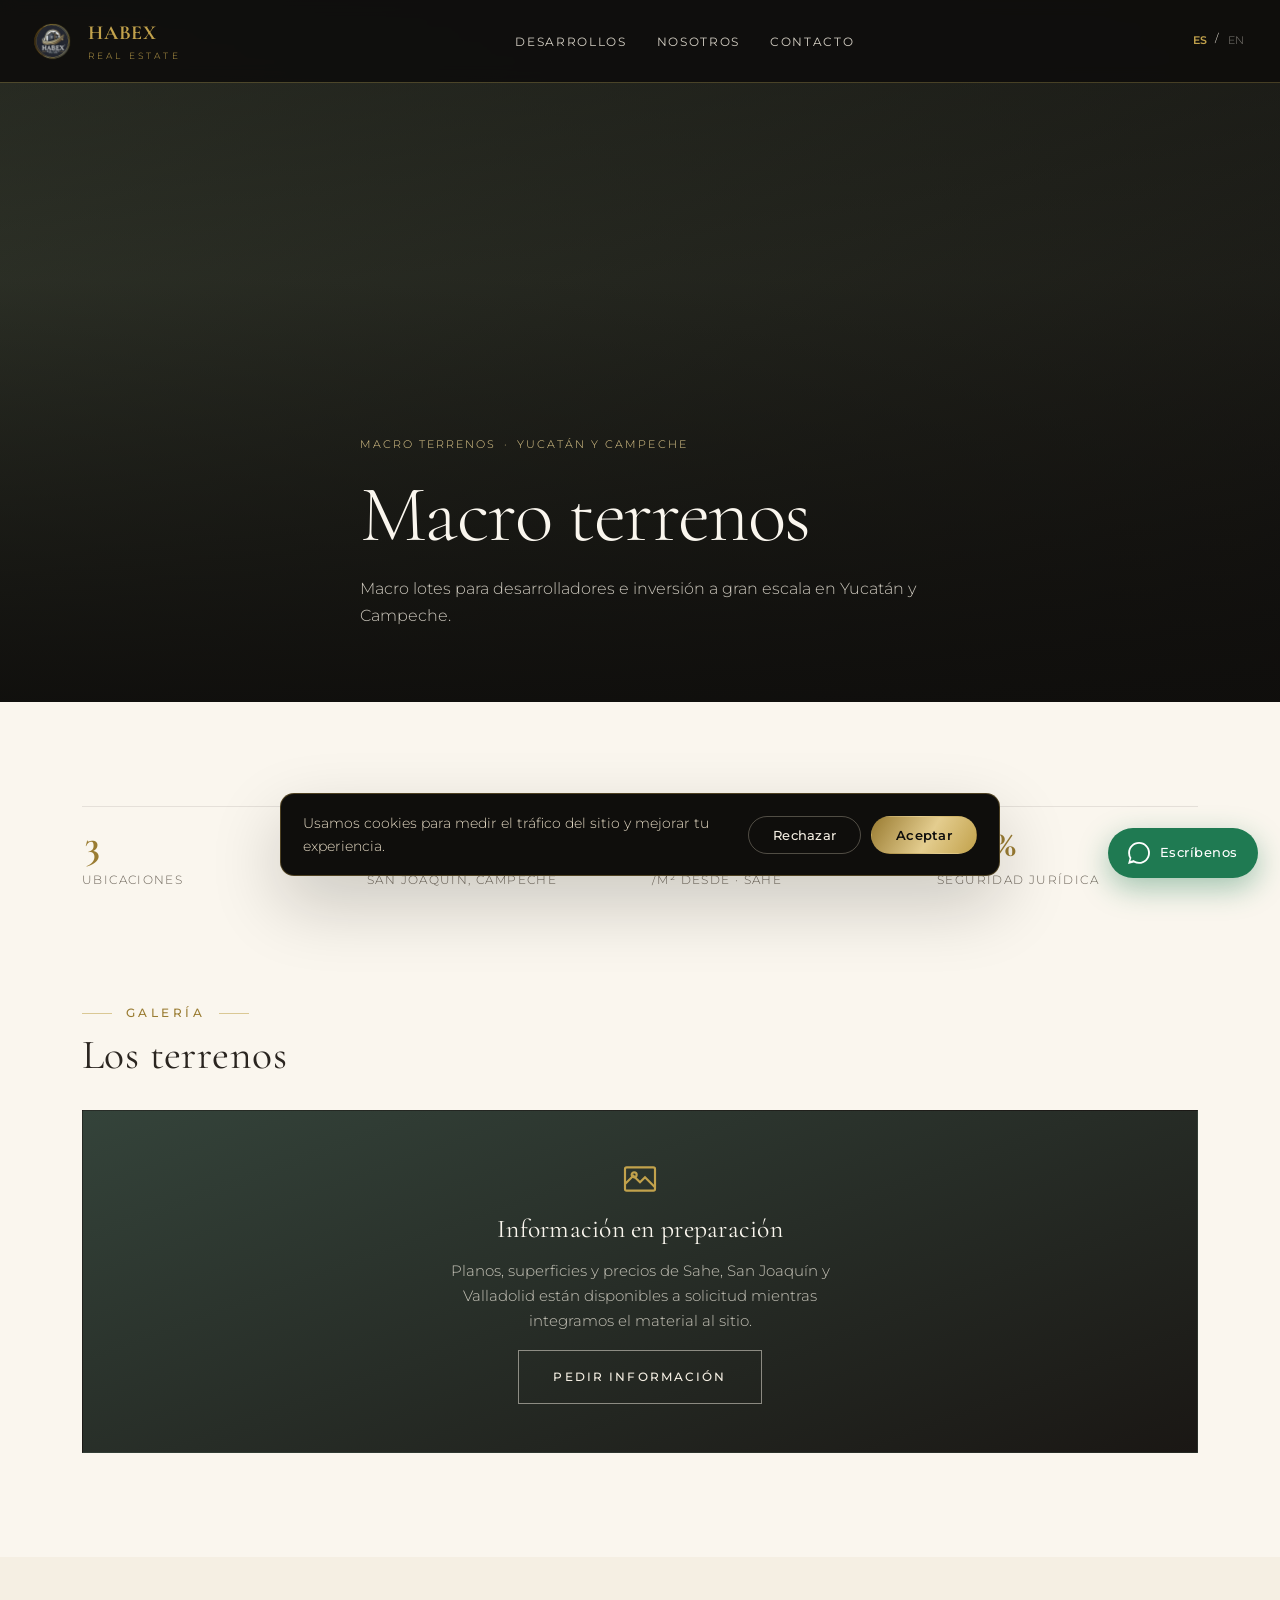
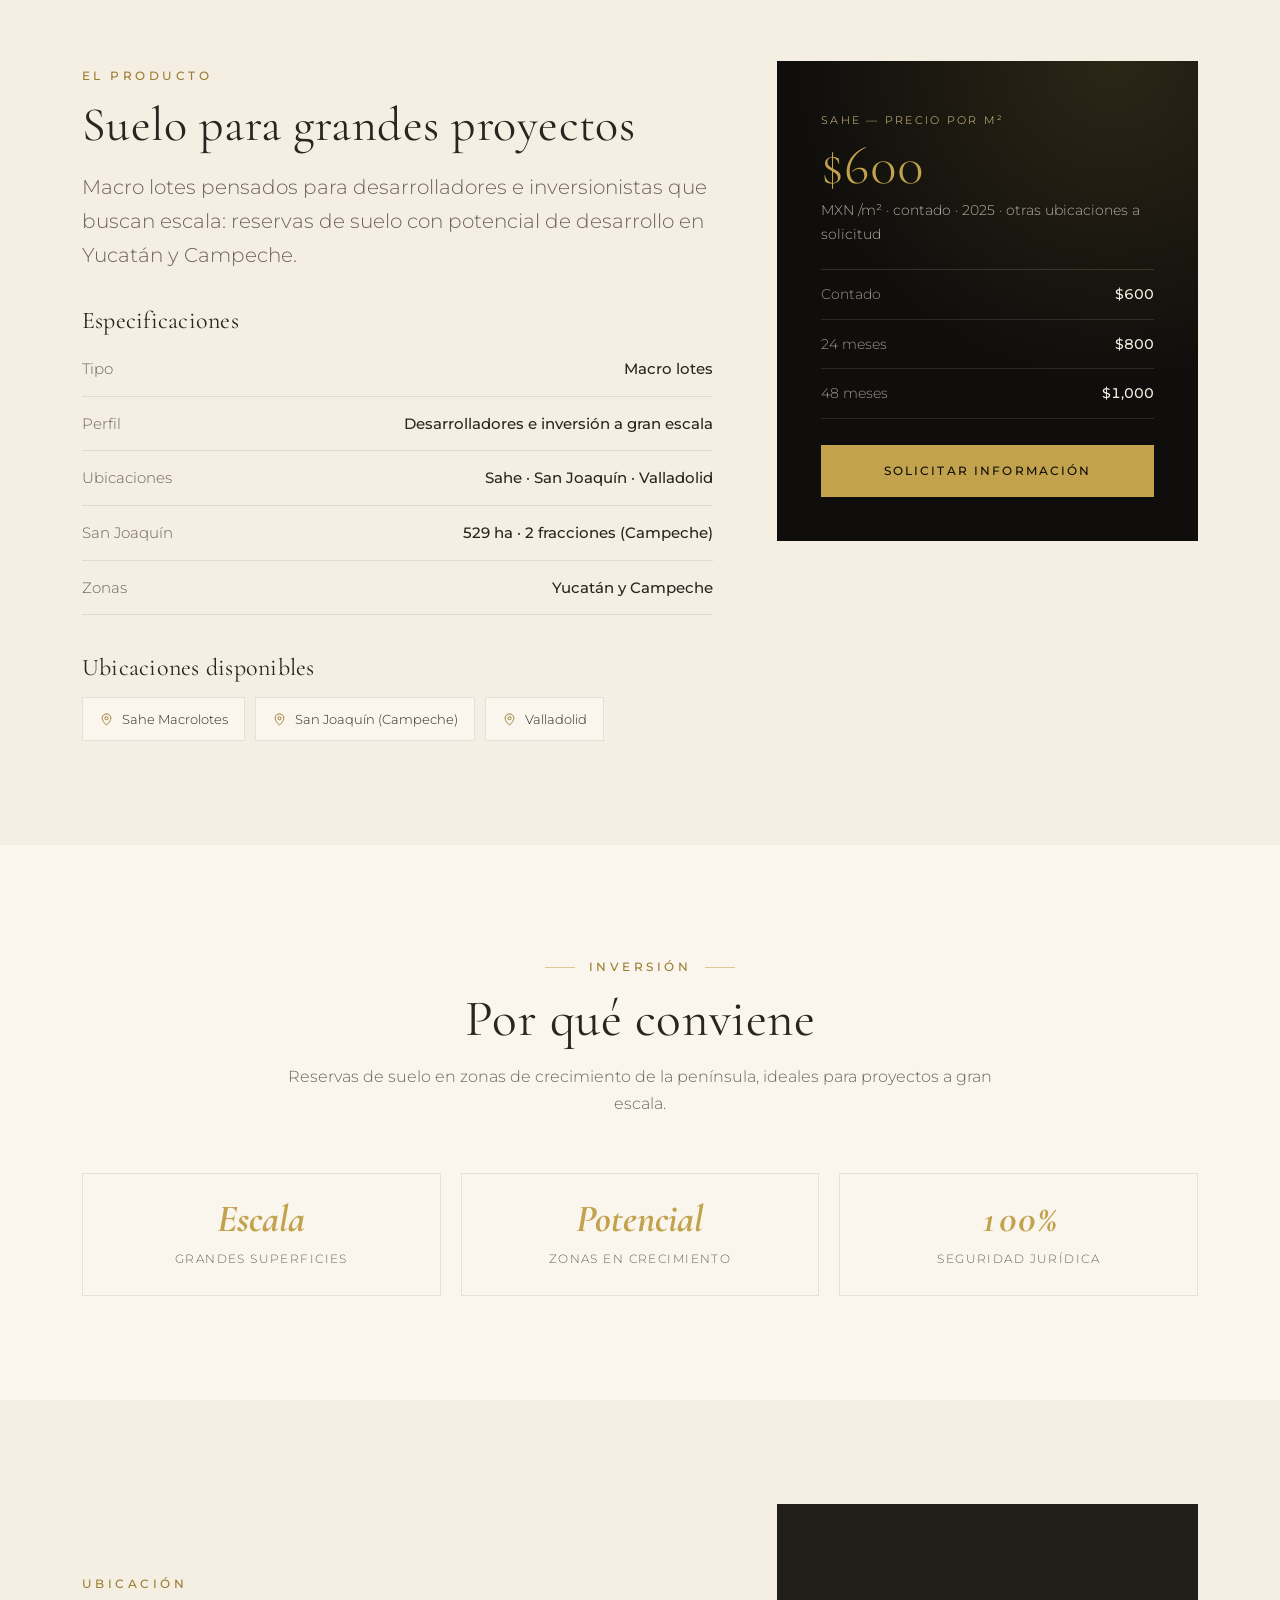
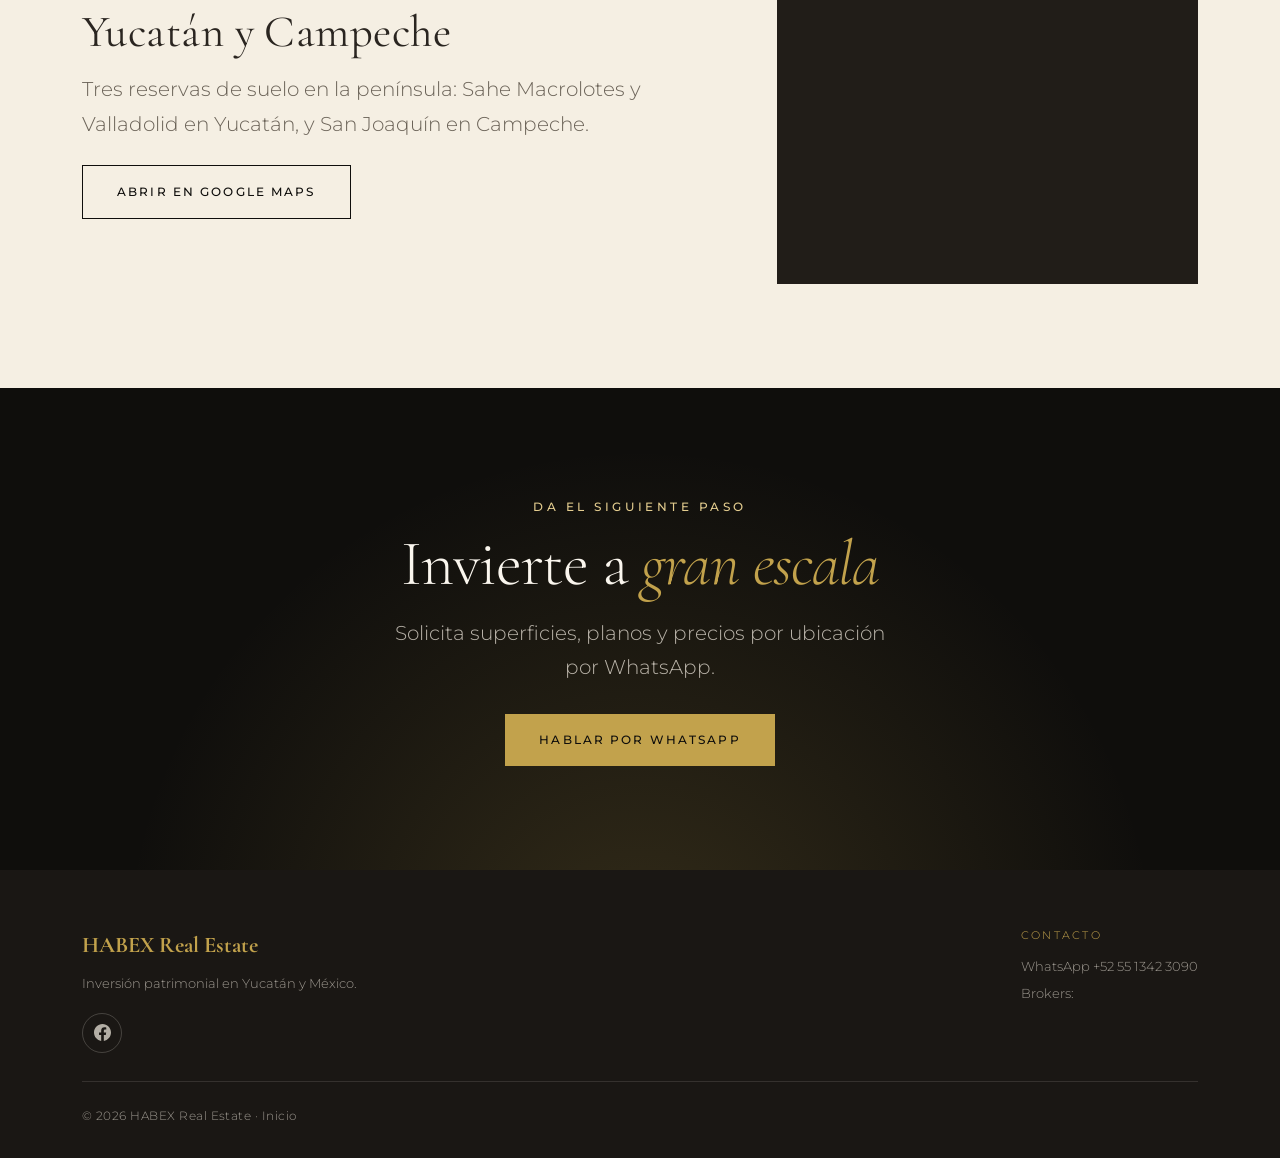
<file: pages/desarrollo-macroterrenos.html>
<!DOCTYPE html>
<html lang="es">
<head>
<meta charset="UTF-8">
<meta name="viewport" content="width=device-width, initial-scale=1.0">
<title>Macro terrenos — HABEX Real Estate</title>
<meta name="description" content="Macro lotes para desarrolladores e inversión a gran escala: Sahe Macrolotes, San Joaquín (Campeche) y Valladolid.">
<link rel="preconnect" href="https://fonts.googleapis.com">
<link rel="preconnect" href="https://fonts.gstatic.com" crossorigin>
<link href="https://fonts.googleapis.com/css2?family=Cormorant+Garamond:ital,wght@0,300;0,400;0,500;0,600;1,400;1,500&family=Montserrat:wght@300;400;500;600&display=swap" rel="stylesheet">
<link rel="stylesheet" href="../assets/css/styles.css">
<!-- Google Analytics (GA4) -->
<script async src="https://www.googletagmanager.com/gtag/js?id=G-JR0H2MDNS7"></script>
<script>
  window.dataLayer = window.dataLayer || [];
  function gtag(){dataLayer.push(arguments);}
  gtag('consent', 'default', {
    ad_storage: 'denied',
    ad_user_data: 'denied',
    ad_personalization: 'denied',
    analytics_storage: 'denied',
    wait_for_update: 500
  });
  gtag('js', new Date());
  gtag('config', 'G-JR0H2MDNS7');
</script>
</head>
<body class="dp">

<!-- ============ NAV ============ -->
<header class="nav scrolled" id="nav">
  <a href="../index.html" class="brand">
    <img src="../assets/img/logo/habex-logo.png" alt="HABEX Real Estate">
    <span style="display:flex;flex-direction:column"><b>HABEX</b><span>Real Estate</span></span>
  </a>
  <nav>
    <ul>
      <li><a href="../index.html#catalogo" data-es="Desarrollos" data-en="Properties">Desarrollos</a></li>
      <li><a href="../index.html#nosotros" data-es="Nosotros" data-en="About">Nosotros</a></li>
      <li><a href="../index.html#contacto" data-es="Contacto" data-en="Contact">Contacto</a></li>
    </ul>
  </nav>
  <div class="tools">
    <div class="lang">
      <button data-lang="es" class="active">ES</button><span>/</span><button data-lang="en">EN</button>
    </div>
    <button class="nav-toggle" id="navToggle" aria-label="Menú">☰</button>
  </div>
</header>

<!-- ============ BARRA CTA STICKY ============ -->
<div class="sticky-cta">
  <div class="bar">
    <div class="meta">
      <b data-es="Macro terrenos" data-en="Macro land">Macro terrenos</b>
      <span data-es="Inversión a gran escala" data-en="Large-scale investment">Inversión a gran escala</span>
    </div>
    <div class="acts">
      <a href="https://wa.me/525513423090?text=Me%20interesan%20los%20Macro%20terrenos" target="_blank" class="btn btn-gold" style="padding:11px 22px">WhatsApp</a>
      <a href="#info" class="btn btn-ghost-light" style="padding:11px 22px" data-es="Ver detalles" data-en="View details">Ver detalles</a>
    </div>
  </div>
</div>

<!-- ============ HERO DE FICHA ============ -->
<section class="dp-hero">
  <div class="bg" style="background:linear-gradient(150deg,#5a6650,#1a1714)"></div>
  <div class="wrap">
    <div class="breadcrumb">
      <a href="../index.html#catalogo" data-es="Macro terrenos" data-en="Macro land">Macro terrenos</a>
      <span>·</span>
      <span data-es="Yucatán y Campeche" data-en="Yucatán & Campeche">Yucatán y Campeche</span>
    </div>
    <h1 class="reveal" data-es="Macro terrenos" data-en="Macro land">Macro terrenos</h1>
    <p class="sub reveal" data-es="Macro lotes para desarrolladores e inversión a gran escala en Yucatán y Campeche." data-en="Macro lots for developers and large-scale investment in Yucatán and Campeche.">Macro lotes para desarrolladores e inversión a gran escala en Yucatán y Campeche.</p>
  </div>
</section>

<!-- ============ CIFRAS CLAVE ============ -->
<section class="sec" id="info" style="padding-bottom:0">
  <div class="wrap">
    <div class="facts stagger">
      <div class="fact reveal"><b>3</b><span data-es="ubicaciones" data-en="locations">ubicaciones</span></div>
      <div class="fact reveal"><b>529 ha</b><span data-es="San Joaquín, Campeche" data-en="San Joaquín, Campeche">San Joaquín, Campeche</span></div>
      <div class="fact reveal"><b>$600</b><span data-es="/m² desde · Sahe" data-en="/m² from · Sahe">/m² desde · Sahe</span></div>
      <div class="fact reveal"><b>100%</b><span data-es="seguridad jurídica" data-en="legal certainty">seguridad jurídica</span></div>
    </div>
  </div>
</section>

<!-- ============ GALERÍA (en preparación) ============ -->
<section class="sec" id="galeria">
  <div class="wrap">
    <div class="sec-head left" style="text-align:left;margin:0 0 32px;max-width:none">
      <span class="eyebrow" data-es="Galería" data-en="Gallery">Galería</span>
      <h2 style="font-size:clamp(1.8rem,3.5vw,2.6rem);margin-top:10px" data-es="Los terrenos" data-en="The land">Los terrenos</h2>
    </div>
    <div class="media-soon reveal">
      <svg viewBox="0 0 24 24"><rect x="3" y="5" width="18" height="14" rx="1"/><path d="M3 15l5-5 4 4 3-3 6 6"/><circle cx="8.5" cy="9.5" r="1.5"/></svg>
      <h3 data-es="Información en preparación" data-en="Information in preparation">Información en preparación</h3>
      <p data-es="Planos, superficies y precios de Sahe, San Joaquín y Valladolid están disponibles a solicitud mientras integramos el material al sitio." data-en="Plans, areas and pricing for Sahe, San Joaquín and Valladolid are available on request while we add the material to the site.">Planos, superficies y precios de Sahe, San Joaquín y Valladolid están disponibles a solicitud mientras integramos el material al sitio.</p>
      <a href="https://wa.me/525513423090?text=Quiero%20informaci%C3%B3n%20de%20los%20Macro%20terrenos" target="_blank" class="btn btn-ghost-light" data-es="Pedir información" data-en="Request information">Pedir información</a>
    </div>
  </div>
</section>

<!-- ============ DETALLE + INVERSIÓN ============ -->
<section class="sec" style="background:var(--crema)">
  <div class="wrap">
    <div class="dp-two">
      <div>
        <span class="eyebrow" data-es="El producto" data-en="The product">El producto</span>
        <h2 class="reveal" style="font-size:clamp(2rem,4vw,3rem);margin:12px 0 18px" data-es="Suelo para grandes proyectos" data-en="Land for large projects">Suelo para grandes proyectos</h2>
        <p class="lead reveal" style="margin-bottom:36px" data-es="Macro lotes pensados para desarrolladores e inversionistas que buscan escala: reservas de suelo con potencial de desarrollo en Yucatán y Campeche." data-en="Macro lots for developers and investors seeking scale: land reserves with development potential in Yucatán and Campeche.">Macro lotes pensados para desarrolladores e inversionistas que buscan escala: reservas de suelo con potencial de desarrollo en Yucatán y Campeche.</p>

        <h3 style="font-size:1.5rem;margin-bottom:8px" data-es="Especificaciones" data-en="Specifications">Especificaciones</h3>
        <ul class="specs reveal">
          <li><span class="k" data-es="Tipo" data-en="Type">Tipo</span><span class="v" data-es="Macro lotes" data-en="Macro lots">Macro lotes</span></li>
          <li><span class="k" data-es="Perfil" data-en="Profile">Perfil</span><span class="v" data-es="Desarrolladores e inversión a gran escala" data-en="Developers and large-scale investment">Desarrolladores e inversión a gran escala</span></li>
          <li><span class="k" data-es="Ubicaciones" data-en="Locations">Ubicaciones</span><span class="v">Sahe · San Joaquín · Valladolid</span></li>
          <li><span class="k" data-es="San Joaquín" data-en="San Joaquín">San Joaquín</span><span class="v" data-es="529 ha · 2 fracciones (Campeche)" data-en="529 ha · 2 fractions (Campeche)">529 ha · 2 fracciones (Campeche)</span></li>
          <li><span class="k" data-es="Zonas" data-en="Regions">Zonas</span><span class="v" data-es="Yucatán y Campeche" data-en="Yucatán & Campeche">Yucatán y Campeche</span></li>
        </ul>

        <h3 style="font-size:1.5rem;margin:40px 0 16px" data-es="Ubicaciones disponibles" data-en="Available locations">Ubicaciones disponibles</h3>
        <div class="amenities reveal">
          <span class="am"><svg viewBox="0 0 24 24"><path d="M12 21s-7-6.5-7-11a7 7 0 0114 0c0 4.5-7 11-7 11z"/><circle cx="12" cy="10" r="2.5"/></svg><span>Sahe Macrolotes</span></span>
          <span class="am"><svg viewBox="0 0 24 24"><path d="M12 21s-7-6.5-7-11a7 7 0 0114 0c0 4.5-7 11-7 11z"/><circle cx="12" cy="10" r="2.5"/></svg><span data-es="San Joaquín (Campeche)" data-en="San Joaquín (Campeche)">San Joaquín (Campeche)</span></span>
          <span class="am"><svg viewBox="0 0 24 24"><path d="M12 21s-7-6.5-7-11a7 7 0 0114 0c0 4.5-7 11-7 11z"/><circle cx="12" cy="10" r="2.5"/></svg><span>Valladolid</span></span>
        </div>
      </div>

      <aside class="dp-aside">
        <div class="price-card">
          <span class="tag" data-es="Sahe — precio por m²" data-en="Sahe — price per m²">Sahe — precio por m²</span>
          <div class="p">$600</div>
          <div class="note" data-es="MXN /m² · contado · 2025 · otras ubicaciones a solicitud" data-en="MXN /m² · cash · 2025 · other locations on request">MXN /m² · contado · 2025 · otras ubicaciones a solicitud</div>
          <div class="plans">
            <div class="pl"><span class="k" data-es="Contado" data-en="Cash">Contado</span><b>$600</b></div>
            <div class="pl"><span class="k" data-es="24 meses" data-en="24 months">24 meses</span><b>$800</b></div>
            <div class="pl"><span class="k" data-es="48 meses" data-en="48 months">48 meses</span><b>$1,000</b></div>
          </div>
          <a href="https://wa.me/525513423090?text=Quiero%20informaci%C3%B3n%20de%20los%20Macro%20terrenos" target="_blank" class="btn btn-gold" style="width:100%;justify-content:center" data-es="Solicitar información" data-en="Request information">Solicitar información</a>
        </div>
      </aside>
    </div>
  </div>
</section>

<!-- ============ INVERSIÓN / PLUSVALÍA ============ -->
<section class="sec">
  <div class="wrap">
    <div class="sec-head">
      <span class="eyebrow" data-es="Inversión" data-en="Investment">Inversión</span>
      <h2 data-es="Por qué conviene" data-en="Why it pays off">Por qué conviene</h2>
      <p data-es="Reservas de suelo en zonas de crecimiento de la península, ideales para proyectos a gran escala." data-en="Land reserves in the peninsula's growth areas, ideal for large-scale projects.">Reservas de suelo en zonas de crecimiento de la península, ideales para proyectos a gran escala.</p>
    </div>
    <div class="roi stagger">
      <div class="r reveal-scale"><b data-es="Escala" data-en="Scale">Escala</b><span data-es="Grandes superficies" data-en="Large areas">Grandes superficies</span></div>
      <div class="r reveal-scale"><b data-es="Potencial" data-en="Potential">Potencial</b><span data-es="Zonas en crecimiento" data-en="Growth areas">Zonas en crecimiento</span></div>
      <div class="r reveal-scale"><b>100%</b><span data-es="Seguridad jurídica" data-en="Legal certainty">Seguridad jurídica</span></div>
    </div>
  </div>
</section>

<!-- ============ UBICACIÓN ============ -->
<section class="sec" style="background:var(--crema)">
  <div class="wrap">
    <div class="dp-two" style="align-items:center">
      <div class="reveal-l">
        <span class="eyebrow" data-es="Ubicación" data-en="Location">Ubicación</span>
        <h2 style="font-size:clamp(1.9rem,3.6vw,2.8rem);margin:12px 0 16px" data-es="Yucatán y Campeche" data-en="Yucatán & Campeche">Yucatán y Campeche</h2>
        <p class="lead" data-es="Tres reservas de suelo en la península: Sahe Macrolotes y Valladolid en Yucatán, y San Joaquín en Campeche." data-en="Three land reserves in the peninsula: Sahe Macrolotes and Valladolid in Yucatán, and San Joaquín in Campeche.">Tres reservas de suelo en la península: Sahe Macrolotes y Valladolid en Yucatán, y San Joaquín en Campeche.</p>
        <a href="https://maps.google.com/?q=Valladolid+Yucatan" target="_blank" class="btn btn-ghost" style="margin-top:24px" data-es="Abrir en Google Maps" data-en="Open in Google Maps">Abrir en Google Maps</a>
      </div>
      <div class="mapbox reveal-r">
        <iframe loading="lazy" referrerpolicy="no-referrer-when-downgrade" title="Mapa península de Yucatán" src="https://maps.google.com/maps?q=Yucatan%20Mexico&z=7&output=embed"></iframe>
      </div>
    </div>
  </div>
</section>

<!-- ============ CINTA CTA DE CIERRE ============ -->
<section class="sec dp-cta">
  <div class="wrap reveal">
    <span class="eyebrow" style="color:var(--dorado-claro)" data-es="Da el siguiente paso" data-en="Take the next step">Da el siguiente paso</span>
    <h2 class="display" style="color:var(--blanco);font-size:clamp(2.2rem,5vw,4.2rem);margin:14px auto 20px;max-width:16ch" data-es="Invierte a <em>gran escala</em>" data-en="Invest at <em>scale</em>">Invierte a <em>gran escala</em></h2>
    <p class="lead" style="color:rgba(245,239,227,.72);max-width:520px;margin:0 auto 30px" data-es="Solicita superficies, planos y precios por ubicación por WhatsApp." data-en="Request areas, plans and pricing by location on WhatsApp.">Solicita superficies, planos y precios por ubicación por WhatsApp.</p>
    <a href="https://wa.me/525513423090?text=Me%20interesan%20los%20Macro%20terrenos" target="_blank" class="btn btn-gold" data-es="Hablar por WhatsApp" data-en="Chat on WhatsApp">Hablar por WhatsApp</a>
  </div>
</section>

<!-- ============ FOOTER ============ -->
<footer class="footer">
  <div class="wrap">
    <div class="top">
      <div class="brand"><b>HABEX Real Estate</b><p style="margin-top:8px;font-size:.82rem" data-es="Inversión patrimonial en Yucatán y México." data-en="Patrimonial investment in Yucatán & Mexico.">Inversión patrimonial en Yucatán y México.</p><div class="social"><a href="https://www.facebook.com/profile.php?id=61575187408330" target="_blank" rel="noopener" aria-label="Facebook"><svg viewBox="0 0 24 24"><path d="M24 12.07C24 5.4 18.63 0 12 0S0 5.4 0 12.07C0 18.1 4.39 23.1 10.13 24v-8.44H7.08v-3.49h3.05V9.41c0-3.02 1.79-4.69 4.53-4.69 1.31 0 2.68.24 2.68.24v2.97h-1.51c-1.49 0-1.95.93-1.95 1.88v2.26h3.32l-.53 3.49h-2.79V24C19.61 23.1 24 18.1 24 12.07z"/></svg></a></div></div>
      <div>
        <p style="color:var(--dorado);font-size:.7rem;letter-spacing:.2em;text-transform:uppercase;margin-bottom:10px" data-es="Contacto" data-en="Contact">Contacto</p>
        <p style="font-size:.84rem"><a href="https://wa.me/525513423090">WhatsApp +52 55 1342 3090</a></p>
        <p style="font-size:.84rem;margin-top:4px" data-es="Brokers:" data-en="Brokers:">Brokers: <a href="https://wa.me/525536466893">+52 55 3646 6893</a></p>
      </div>
    </div>
    <div class="legal">© <span id="yr"></span> HABEX Real Estate · <a href="../index.html" data-es="Inicio" data-en="Home">Inicio</a></div>
  </div>
</footer>

<a href="https://wa.me/525513423090" target="_blank" class="wa-float" aria-label="WhatsApp">
  <svg viewBox="0 0 24 24"><path d="M.057 24l1.687-6.163a11.867 11.867 0 01-1.587-5.945C.16 5.335 5.495 0 12.05 0a11.82 11.82 0 018.413 3.488 11.82 11.82 0 013.48 8.414c-.003 6.557-5.338 11.892-11.893 11.892a11.9 11.9 0 01-5.688-1.448L.057 24zm6.597-3.807c1.676.995 3.276 1.591 5.392 1.592 5.448 0 9.886-4.434 9.889-9.885.002-5.462-4.415-9.89-9.881-9.892-5.452 0-9.887 4.434-9.889 9.884a9.86 9.86 0 001.51 5.26l-.999 3.648 3.978-1.197z"/></svg>
  <span data-es="Escríbenos" data-en="Chat with us">Escríbenos</span>
</a>

<script src="../assets/js/main.js"></script>
</body>
</html>
</file>
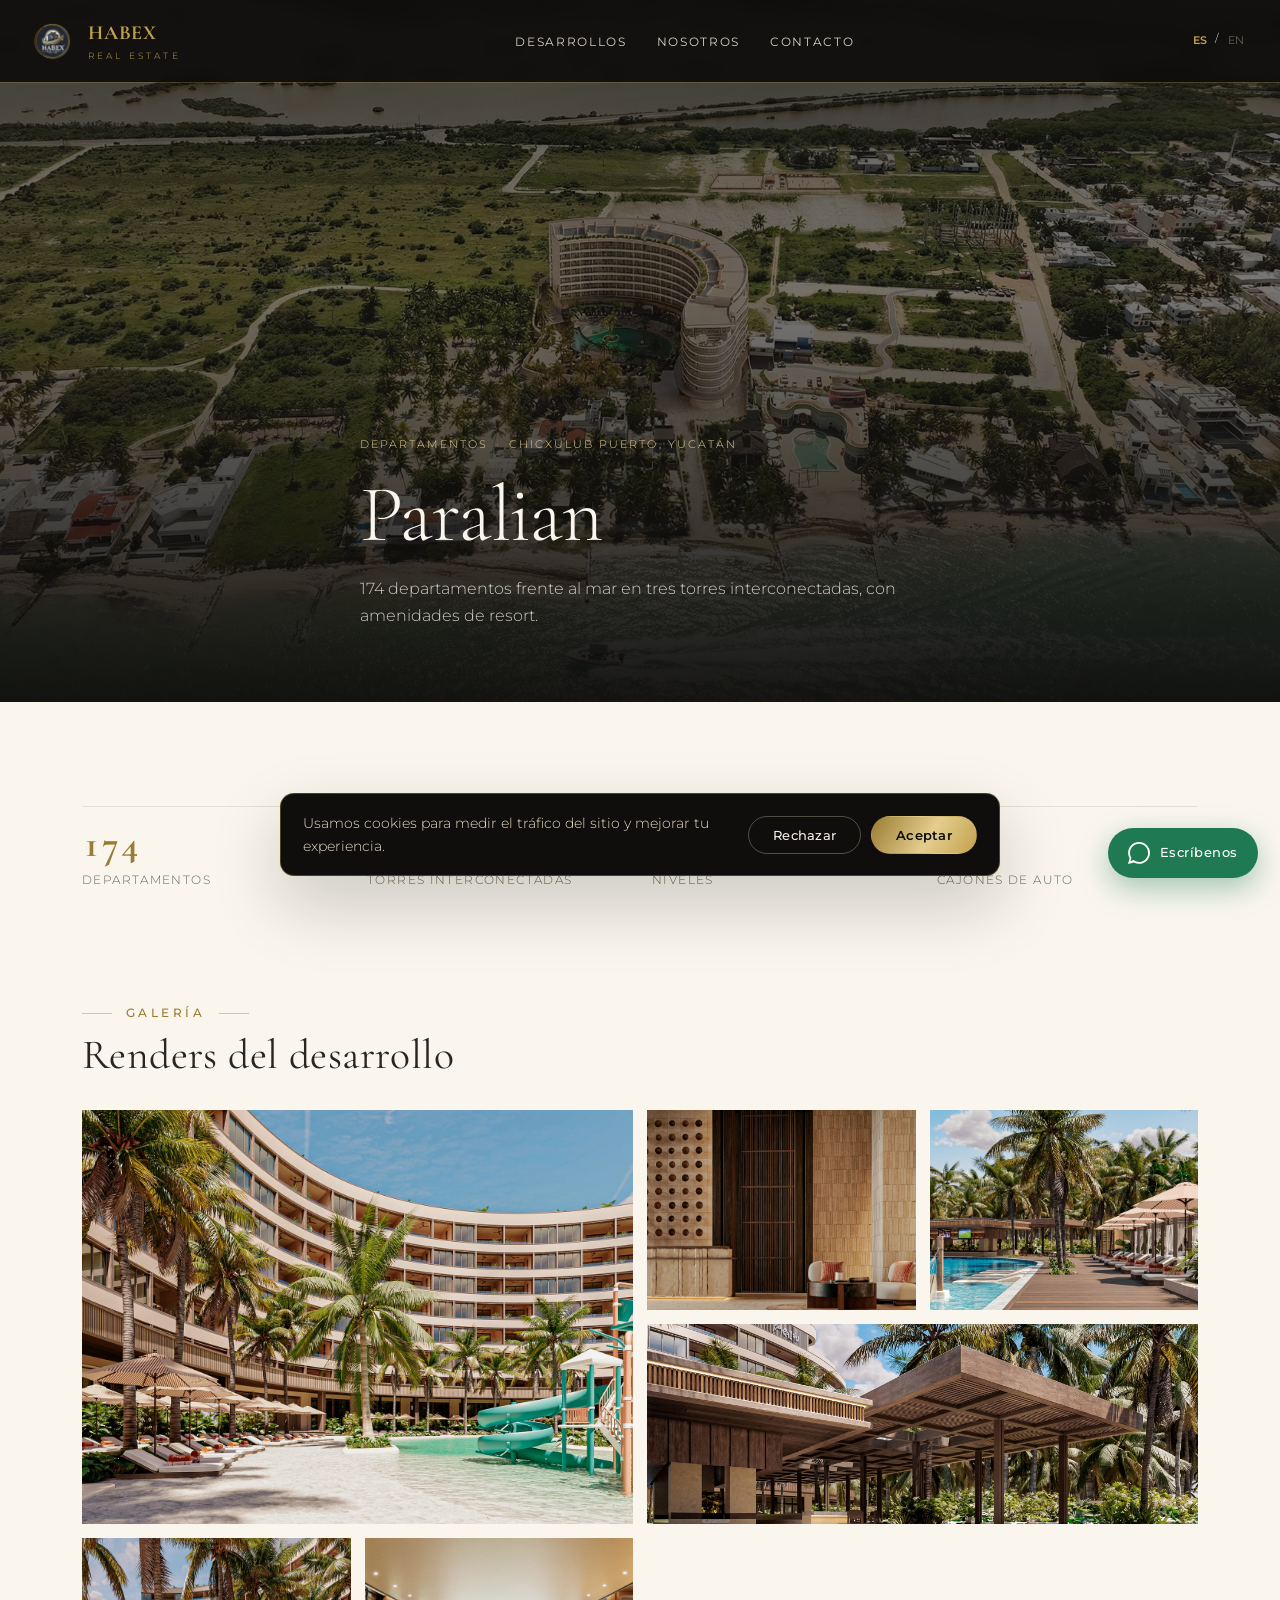
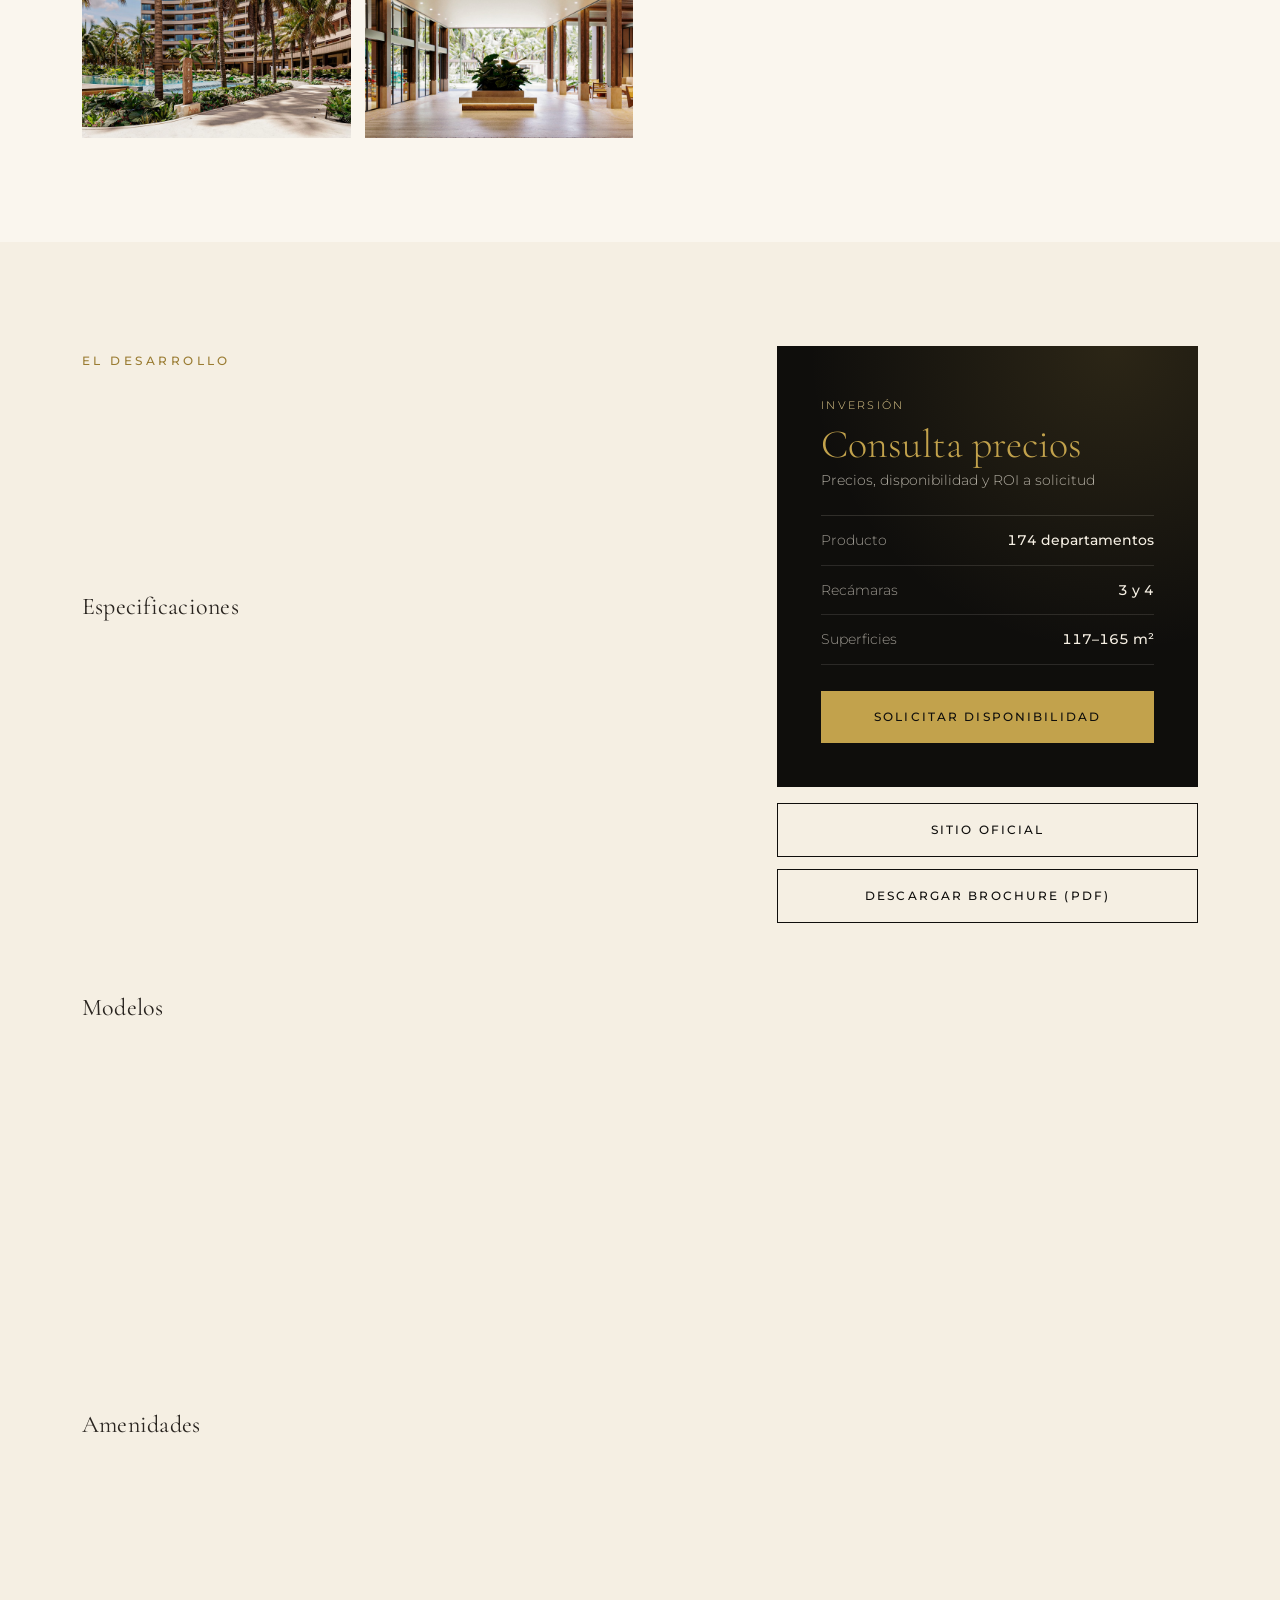
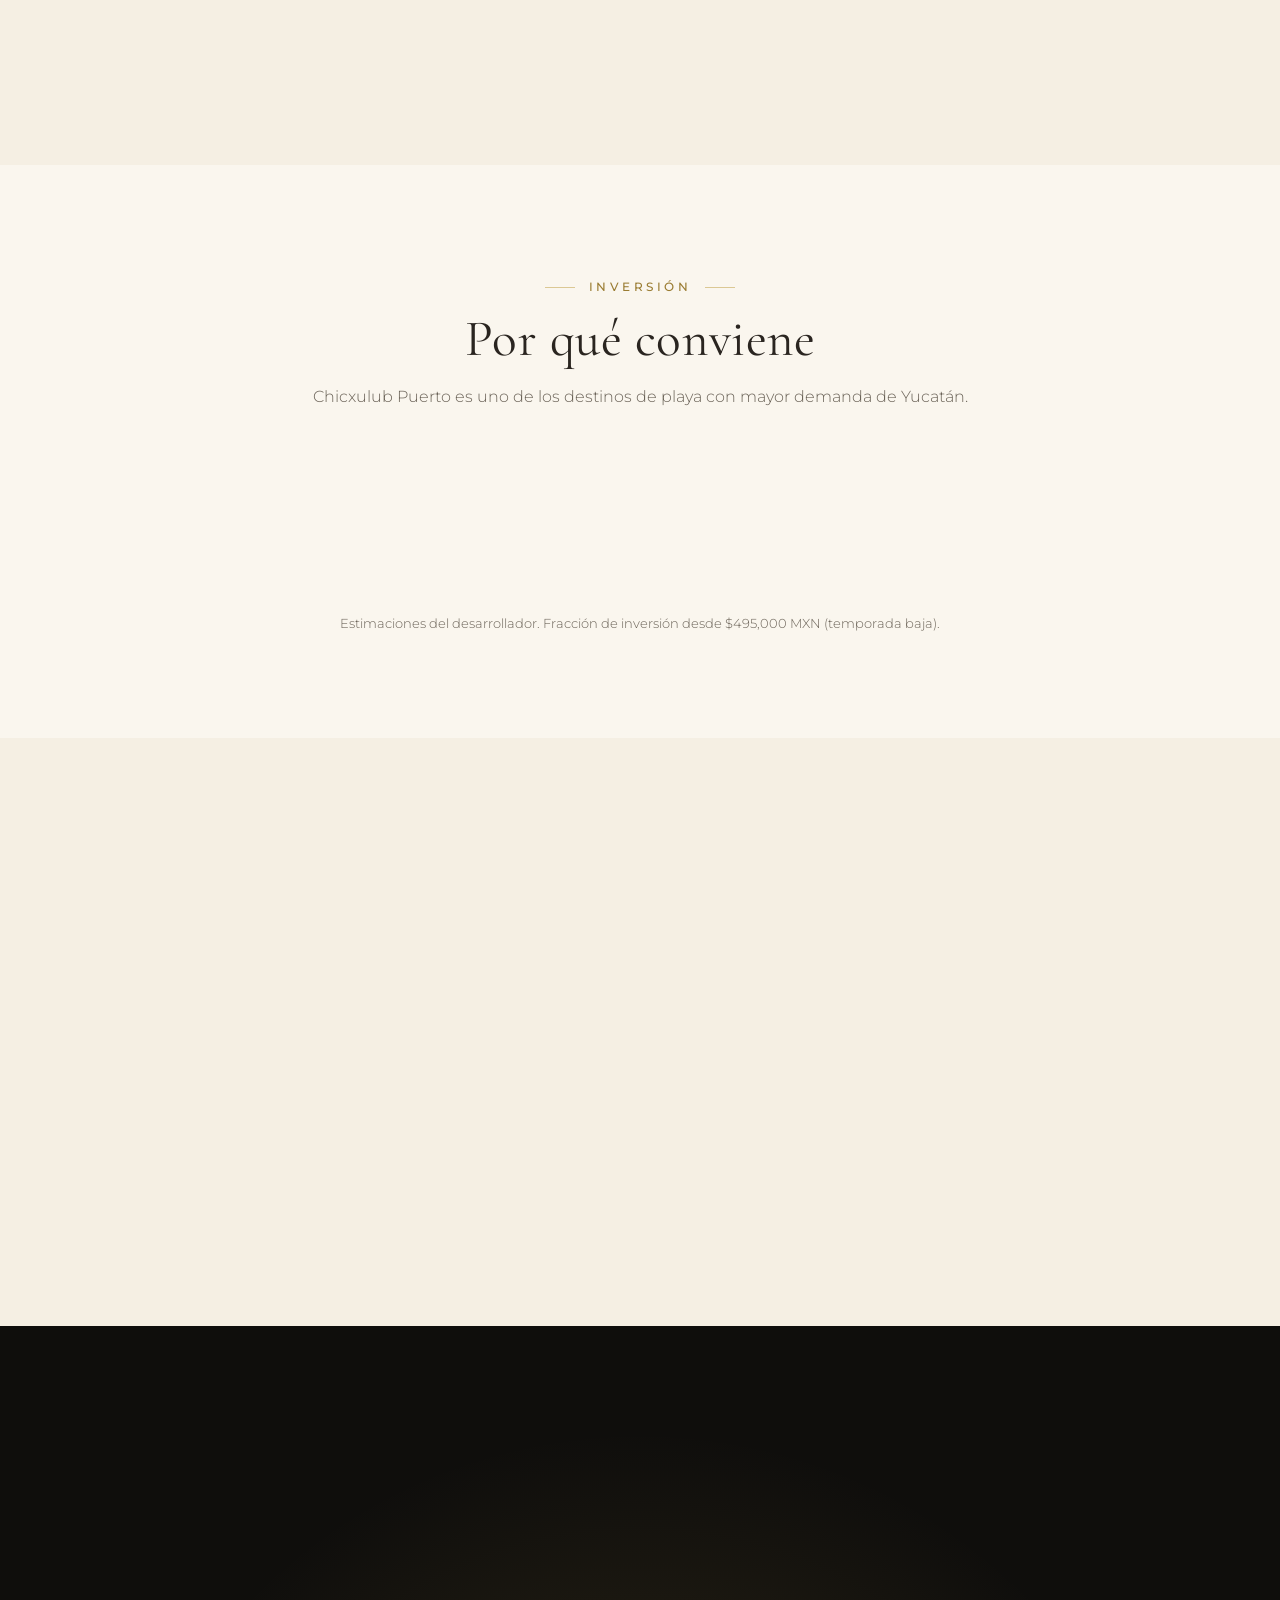
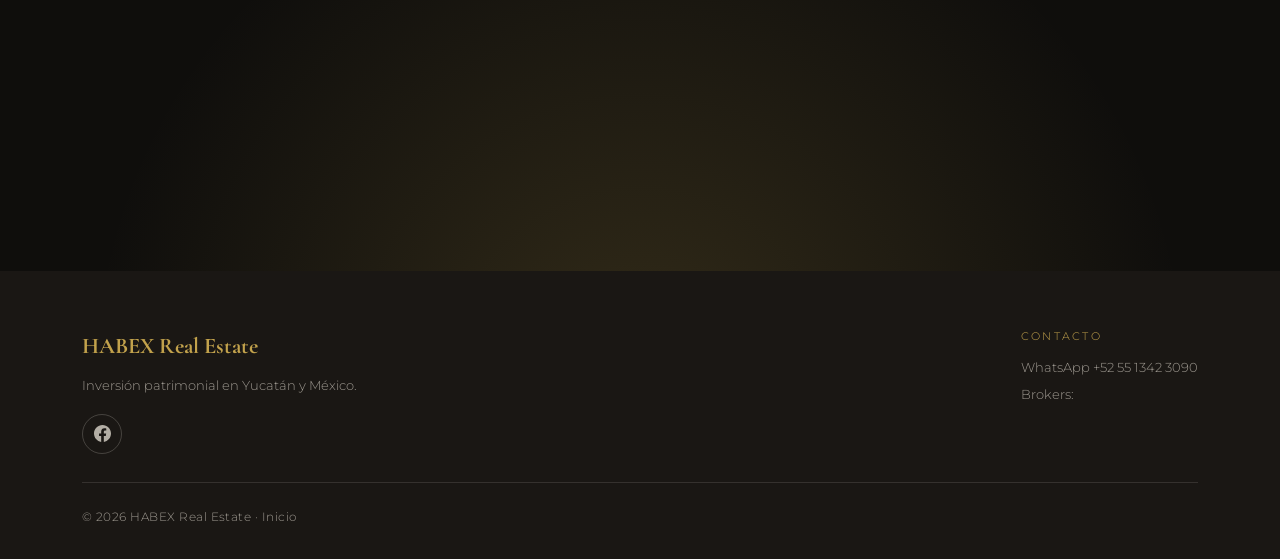
<file: pages/desarrollo-paralian.html>
<!DOCTYPE html>
<html lang="es">
<head>
<meta charset="UTF-8">
<meta name="viewport" content="width=device-width, initial-scale=1.0">
<title>Paralian — HABEX Real Estate</title>
<meta name="description" content="174 departamentos frente al mar en Chicxulub Puerto, Yucatán. 3 torres interconectadas con amenidades de resort.">
<link rel="preconnect" href="https://fonts.googleapis.com">
<link rel="preconnect" href="https://fonts.gstatic.com" crossorigin>
<link href="https://fonts.googleapis.com/css2?family=Cormorant+Garamond:ital,wght@0,300;0,400;0,500;0,600;1,400;1,500&family=Montserrat:wght@300;400;500;600&display=swap" rel="stylesheet">
<link rel="stylesheet" href="../assets/css/styles.css">
<!-- Google Analytics (GA4) -->
<script async src="https://www.googletagmanager.com/gtag/js?id=G-JR0H2MDNS7"></script>
<script>
  window.dataLayer = window.dataLayer || [];
  function gtag(){dataLayer.push(arguments);}
  gtag('consent', 'default', {
    ad_storage: 'denied',
    ad_user_data: 'denied',
    ad_personalization: 'denied',
    analytics_storage: 'denied',
    wait_for_update: 500
  });
  gtag('js', new Date());
  gtag('config', 'G-JR0H2MDNS7');
</script>
</head>
<body class="dp">

<!-- ============ NAV ============ -->
<header class="nav scrolled" id="nav">
  <a href="../index.html" class="brand">
    <img src="../assets/img/logo/habex-logo.png" alt="HABEX Real Estate">
    <span style="display:flex;flex-direction:column"><b>HABEX</b><span>Real Estate</span></span>
  </a>
  <nav>
    <ul>
      <li><a href="../index.html#catalogo" data-es="Desarrollos" data-en="Properties">Desarrollos</a></li>
      <li><a href="../index.html#nosotros" data-es="Nosotros" data-en="About">Nosotros</a></li>
      <li><a href="../index.html#contacto" data-es="Contacto" data-en="Contact">Contacto</a></li>
    </ul>
  </nav>
  <div class="tools">
    <div class="lang">
      <button data-lang="es" class="active">ES</button><span>/</span><button data-lang="en">EN</button>
    </div>
    <button class="nav-toggle" id="navToggle" aria-label="Menú">☰</button>
  </div>
</header>

<!-- ============ BARRA CTA STICKY ============ -->
<div class="sticky-cta">
  <div class="bar">
    <div class="meta">
      <b>Paralian</b>
      <span data-es="Chicxulub · Departamentos frente al mar" data-en="Chicxulub · Beachfront apartments">Chicxulub · Departamentos frente al mar</span>
    </div>
    <div class="acts">
      <a href="https://wa.me/525513423090?text=Me%20interesa%20Paralian" target="_blank" class="btn btn-gold" style="padding:11px 22px">WhatsApp</a>
      <a href="#info" class="btn btn-ghost-light" style="padding:11px 22px" data-es="Ver detalles" data-en="View details">Ver detalles</a>
    </div>
  </div>
</div>

<!-- ============ HERO DE FICHA ============ -->
<section class="dp-hero">
  <div class="bg" style="background-image:url('../assets/img/paralian/paralian-01.jpg')"></div>
  <div class="wrap">
    <div class="breadcrumb">
      <a href="../index.html#catalogo" data-es="Departamentos" data-en="Apartments">Departamentos</a>
      <span>·</span>
      <span data-es="Chicxulub Puerto, Yucatán" data-en="Chicxulub Puerto, Yucatán">Chicxulub Puerto, Yucatán</span>
    </div>
    <h1 class="reveal">Paralian</h1>
    <p class="sub reveal" data-es="174 departamentos frente al mar en tres torres interconectadas, con amenidades de resort." data-en="174 beachfront apartments in three interconnected towers, with resort amenities.">174 departamentos frente al mar en tres torres interconectadas, con amenidades de resort.</p>
  </div>
</section>

<!-- ============ CIFRAS CLAVE ============ -->
<section class="sec" id="info" style="padding-bottom:0">
  <div class="wrap">
    <div class="facts stagger">
      <div class="fact reveal"><b>174</b><span data-es="departamentos" data-en="apartments">departamentos</span></div>
      <div class="fact reveal"><b>3</b><span data-es="torres interconectadas" data-en="interconnected towers">torres interconectadas</span></div>
      <div class="fact reveal"><b>9</b><span data-es="niveles" data-en="levels">niveles</span></div>
      <div class="fact reveal"><b>284</b><span data-es="cajones de auto" data-en="parking spaces">cajones de auto</span></div>
    </div>
  </div>
</section>

<!-- ============ GALERÍA (en preparación) ============ -->
<section class="sec" id="galeria">
  <div class="wrap">
    <div class="sec-head left" style="text-align:left;margin:0 0 32px;max-width:none">
      <span class="eyebrow" data-es="Galería" data-en="Gallery">Galería</span>
      <h2 style="font-size:clamp(1.8rem,3.5vw,2.6rem);margin-top:10px" data-es="Renders del desarrollo" data-en="Development renders">Renders del desarrollo</h2>
    </div>
    <div class="gallery reveal">
      <a href="#lb1" class="g-big"><img src="../assets/img/paralian/paralian-02.jpg" alt="Fachada Paralian"></a>
      <a href="#lb2"><img src="../assets/img/paralian/paralian-03.jpg" alt="Lobby y sala"></a>
      <a href="#lb3"><img src="../assets/img/paralian/paralian-04.jpg" alt="Piscina"></a>
      <a href="#lb4" class="g-wide"><img src="../assets/img/paralian/paralian-05.jpg" alt="Restaurante Bufeos"></a>
      <a href="#lb5"><img src="../assets/img/paralian/paralian-06.jpg" alt="Render del desarrollo"></a>
      <a href="#lb6"><img src="../assets/img/paralian/paralian-07.jpg" alt="Pasillo con vista al mar"></a>
    </div>
  </div>
</section>

<!-- ============ DETALLE + INVERSIÓN ============ -->
<section class="sec" style="background:var(--crema)">
  <div class="wrap">
    <div class="dp-two">
      <div>
        <span class="eyebrow" data-es="El desarrollo" data-en="The development">El desarrollo</span>
        <h2 class="reveal" style="font-size:clamp(2rem,4vw,3rem);margin:12px 0 18px" data-es="Vivir frente al mar, todo el año" data-en="Beachfront living, all year">Vivir frente al mar, todo el año</h2>
        <p class="lead reveal" style="margin-bottom:36px" data-es="Tres torres interconectadas de hasta nueve niveles sobre un terreno de 23,851 m² en Chicxulub Puerto. 174 departamentos de 3 y 4 recámaras con un completo club de amenidades." data-en="Three interconnected towers up to nine levels on a 23,851 m² site in Chicxulub Puerto. 174 apartments of 3 and 4 bedrooms with a full amenities club.">Tres torres interconectadas de hasta nueve niveles sobre un terreno de 23,851 m² en Chicxulub Puerto. 174 departamentos de 3 y 4 recámaras con un completo club de amenidades.</p>

        <h3 style="font-size:1.5rem;margin-bottom:8px" data-es="Especificaciones" data-en="Specifications">Especificaciones</h3>
        <ul class="specs reveal">
          <li><span class="k" data-es="Tipo" data-en="Type">Tipo</span><span class="v" data-es="Departamentos frente al mar" data-en="Beachfront apartments">Departamentos frente al mar</span></li>
          <li><span class="k" data-es="Torres" data-en="Towers">Torres</span><span class="v" data-es="3 interconectadas" data-en="3 interconnected">3 interconectadas</span></li>
          <li><span class="k" data-es="Niveles" data-en="Levels">Niveles</span><span class="v" data-es="Hasta 9" data-en="Up to 9">Hasta 9</span></li>
          <li><span class="k" data-es="Terreno" data-en="Land">Terreno</span><span class="v">23,851 m²</span></li>
          <li><span class="k" data-es="Estacionamiento" data-en="Parking">Estacionamiento</span><span class="v" data-es="284 cajones" data-en="284 spaces">284 cajones</span></li>
          <li><span class="k" data-es="Ubicación" data-en="Location">Ubicación</span><span class="v">Chicxulub Puerto, Yucatán</span></li>
        </ul>

        <h3 style="font-size:1.5rem;margin:40px 0 14px" data-es="Modelos" data-en="Floor plans">Modelos</h3>
        <div class="reveal" style="overflow-x:auto">
          <table class="models">
            <thead>
              <tr>
                <th data-es="Modelo" data-en="Model">Modelo</th>
                <th data-es="Recámaras" data-en="Bedrooms">Recámaras</th>
                <th data-es="Superficie" data-en="Area">Superficie</th>
              </tr>
            </thead>
            <tbody>
              <tr><td>A_01</td><td data-es="3 y 4 rec" data-en="3 & 4 bd">3 y 4 rec</td><td>150 m²</td></tr>
              <tr><td>A_02</td><td data-es="3 y 4 rec" data-en="3 & 4 bd">3 y 4 rec</td><td>165 m²</td></tr>
              <tr><td>A_03</td><td data-es="3 y 4 rec" data-en="3 & 4 bd">3 y 4 rec</td><td>153 m²</td></tr>
              <tr><td>B_01</td><td data-es="3 rec" data-en="3 bd">3 rec</td><td>117 m²</td></tr>
              <tr><td>B_02</td><td data-es="3 rec" data-en="3 bd">3 rec</td><td>118 m²</td></tr>
            </tbody>
          </table>
          <p style="font-size:.8rem;color:var(--texto2);margin-top:10px" data-es="Modelos C y D próximamente." data-en="Models C and D coming soon.">Modelos C y D próximamente.</p>
        </div>

        <h3 style="font-size:1.5rem;margin:40px 0 16px" data-es="Amenidades" data-en="Amenities">Amenidades</h3>
        <div class="amenities reveal">
          <span class="am"><svg viewBox="0 0 24 24"><rect x="3" y="4" width="18" height="16" rx="1"/><path d="M3 10h18"/></svg><span data-es="Lobby & coworking" data-en="Lobby & coworking">Lobby & coworking</span></span>
          <span class="am"><svg viewBox="0 0 24 24"><path d="M6 8v8M18 8v8M4 12h16"/></svg><span>Gimnasio</span></span>
          <span class="am"><svg viewBox="0 0 24 24"><circle cx="12" cy="8" r="3"/><path d="M5 21c0-4 3-7 7-7s7 3 7 7"/></svg><span>Teens club</span></span>
          <span class="am"><svg viewBox="0 0 24 24"><path d="M4 20V8l8-4 8 4v12"/><path d="M9 20v-5h6v5"/></svg><span>Ludoteca</span></span>
          <span class="am"><svg viewBox="0 0 24 24"><path d="M6 2v9a3 3 0 006 0V2M18 2c-1 4-1 7 0 9M18 11v11"/></svg><span data-es="Restaurantes (Weches · Bufeos)" data-en="Restaurants (Weches · Bufeos)">Restaurantes (Weches · Bufeos)</span></span>
          <span class="am"><svg viewBox="0 0 24 24"><path d="M2 15c2 1.5 4 1.5 6 0s4-1.5 6 0 4 1.5 6 0M2 19c2 1.5 4 1.5 6 0s4-1.5 6 0 4 1.5 6 0"/></svg><span>Albercas</span></span>
          <span class="am"><svg viewBox="0 0 24 24"><circle cx="12" cy="12" r="9"/><path d="M12 7v5l3 2"/></svg><span>Jacuzzis</span></span>
          <span class="am"><svg viewBox="0 0 24 24"><path d="M3 18h18M5 18v-4h14v4M7 14c0-3 10-3 10 0"/></svg><span data-es="Camas balinesas" data-en="Balinese beds">Camas balinesas</span></span>
          <span class="am"><svg viewBox="0 0 24 24"><circle cx="11" cy="4" r="2"/><path d="M5 21l4-9 5 2 1 7M9 12l-3 2"/></svg><span>Petpark</span></span>
          <span class="am"><svg viewBox="0 0 24 24"><circle cx="12" cy="12" r="9"/><path d="M12 3v18M3 12h18"/></svg><span data-es="Club deportivo (paddle · pickleball · basket)" data-en="Sports club (paddle · pickleball · basket)">Club deportivo (paddle · pickleball · basket)</span></span>
          <span class="am"><svg viewBox="0 0 24 24"><circle cx="12" cy="12" r="4"/><path d="M12 2v3M12 19v3M2 12h3M19 12h3"/></svg><span data-es="Sunset roof bar (Astro Rey)" data-en="Sunset roof bar (Astro Rey)">Sunset roof bar (Astro Rey)</span></span>
        </div>
      </div>

      <aside class="dp-aside">
        <div class="price-card">
          <span class="tag" data-es="Inversión" data-en="Investment">Inversión</span>
          <div class="p" style="font-size:clamp(1.9rem,3.6vw,2.5rem)" data-es="Consulta precios" data-en="Request pricing">Consulta precios</div>
          <div class="note" data-es="Precios, disponibilidad y ROI a solicitud" data-en="Pricing, availability and ROI on request">Precios, disponibilidad y ROI a solicitud</div>
          <div class="plans">
            <div class="pl"><span class="k" data-es="Producto" data-en="Product">Producto</span><b data-es="174 departamentos" data-en="174 apartments">174 departamentos</b></div>
            <div class="pl"><span class="k" data-es="Recámaras" data-en="Bedrooms">Recámaras</span><b data-es="3 y 4" data-en="3 & 4">3 y 4</b></div>
            <div class="pl"><span class="k" data-es="Superficies" data-en="Areas">Superficies</span><b>117–165 m²</b></div>
          </div>
          <a href="https://wa.me/525513423090?text=Quiero%20precios%20y%20disponibilidad%20de%20Paralian" target="_blank" class="btn btn-gold" style="width:100%;justify-content:center" data-es="Solicitar disponibilidad" data-en="Request availability">Solicitar disponibilidad</a>
        </div>
        <div style="margin-top:16px;display:flex;flex-direction:column;gap:12px">
          <a href="https://paralianyucatan.mx/" target="_blank" rel="noopener" class="btn btn-ghost" style="justify-content:center" data-es="Sitio oficial" data-en="Official site">Sitio oficial</a>
          <a href="../brochures/paralian-brochure.pdf" target="_blank" rel="noopener" class="btn btn-ghost" style="justify-content:center" data-es="Descargar brochure (PDF)" data-en="Download brochure (PDF)">Descargar brochure (PDF)</a>
        </div>
      </aside>
    </div>
  </div>
</section>

<!-- ============ INVERSIÓN / PLUSVALÍA ============ -->
<section class="sec">
  <div class="wrap">
    <div class="sec-head">
      <span class="eyebrow" data-es="Inversión" data-en="Investment">Inversión</span>
      <h2 data-es="Por qué conviene" data-en="Why it pays off">Por qué conviene</h2>
      <p data-es="Chicxulub Puerto es uno de los destinos de playa con mayor demanda de Yucatán." data-en="Chicxulub Puerto is one of Yucatán's highest-demand beach destinations.">Chicxulub Puerto es uno de los destinos de playa con mayor demanda de Yucatán.</p>
    </div>
    <div class="roi stagger">
      <div class="r reveal-scale"><b>15%</b><span data-es="Plusvalía anual estimada" data-en="Est. annual appreciation">Plusvalía anual estimada</span></div>
      <div class="r reveal-scale"><b>45%</b><span data-es="ROI total esperado 2026–2029" data-en="Expected total ROI 2026–2029">ROI total esperado 2026–2029</span></div>
      <div class="r reveal-scale"><b data-es="Frente al mar" data-en="Beachfront">Frente al mar</b><span data-es="Ubicación privilegiada" data-en="Prime location">Ubicación privilegiada</span></div>
    </div>
    <p style="text-align:center;font-size:.8rem;color:var(--texto2);margin-top:24px" data-es="Estimaciones del desarrollador. Fracción de inversión desde $495,000 MXN (temporada baja)." data-en="Developer estimates. Investment fraction from $495,000 MXN (low season).">Estimaciones del desarrollador. Fracción de inversión desde $495,000 MXN (temporada baja).</p>
  </div>
</section>

<!-- ============ UBICACIÓN ============ -->
<section class="sec" style="background:var(--crema)">
  <div class="wrap">
    <div class="dp-two" style="align-items:center">
      <div class="reveal-l">
        <span class="eyebrow" data-es="Ubicación" data-en="Location">Ubicación</span>
        <h2 style="font-size:clamp(1.9rem,3.6vw,2.8rem);margin:12px 0 16px" data-es="Chicxulub Puerto, Yucatán" data-en="Chicxulub Puerto, Yucatán">Chicxulub Puerto, Yucatán</h2>
        <p class="lead" data-es="Frente al mar, a minutos de Progreso y a poco más de media hora de Mérida." data-en="Beachfront, minutes from Progreso and just over half an hour from Mérida.">Frente al mar, a minutos de Progreso y a poco más de media hora de Mérida.</p>
        <a href="https://maps.google.com/?q=Chicxulub+Puerto+Yucatan" target="_blank" class="btn btn-ghost" style="margin-top:24px" data-es="Abrir en Google Maps" data-en="Open in Google Maps">Abrir en Google Maps</a>
      </div>
      <div class="mapbox reveal-r">
        <iframe loading="lazy" referrerpolicy="no-referrer-when-downgrade" title="Mapa Chicxulub Puerto, Yucatán" src="https://maps.google.com/maps?q=Chicxulub%20Puerto%20Yucatan&z=12&output=embed"></iframe>
      </div>
    </div>
  </div>
</section>

<!-- ============ CINTA CTA DE CIERRE ============ -->
<section class="sec dp-cta">
  <div class="wrap reveal">
    <span class="eyebrow" style="color:var(--dorado-claro)" data-es="Da el siguiente paso" data-en="Take the next step">Da el siguiente paso</span>
    <h2 class="display" style="color:var(--blanco);font-size:clamp(2.2rem,5vw,4.2rem);margin:14px auto 20px;max-width:16ch" data-es="Tu hogar <em>frente al mar</em>" data-en="Your home <em>by the sea</em>">Tu hogar <em>frente al mar</em></h2>
    <p class="lead" style="color:rgba(245,239,227,.72);max-width:520px;margin:0 auto 30px" data-es="Solicita precios, disponibilidad y planos por WhatsApp." data-en="Request pricing, availability and floor plans on WhatsApp.">Solicita precios, disponibilidad y planos por WhatsApp.</p>
    <a href="https://wa.me/525513423090?text=Me%20interesa%20Paralian" target="_blank" class="btn btn-gold" data-es="Hablar por WhatsApp" data-en="Chat on WhatsApp">Hablar por WhatsApp</a>
  </div>
</section>

<!-- ============ FOOTER ============ -->
<footer class="footer">
  <div class="wrap">
    <div class="top">
      <div class="brand"><b>HABEX Real Estate</b><p style="margin-top:8px;font-size:.82rem" data-es="Inversión patrimonial en Yucatán y México." data-en="Patrimonial investment in Yucatán & Mexico.">Inversión patrimonial en Yucatán y México.</p><div class="social"><a href="https://www.facebook.com/profile.php?id=61575187408330" target="_blank" rel="noopener" aria-label="Facebook"><svg viewBox="0 0 24 24"><path d="M24 12.07C24 5.4 18.63 0 12 0S0 5.4 0 12.07C0 18.1 4.39 23.1 10.13 24v-8.44H7.08v-3.49h3.05V9.41c0-3.02 1.79-4.69 4.53-4.69 1.31 0 2.68.24 2.68.24v2.97h-1.51c-1.49 0-1.95.93-1.95 1.88v2.26h3.32l-.53 3.49h-2.79V24C19.61 23.1 24 18.1 24 12.07z"/></svg></a></div></div>
      <div>
        <p style="color:var(--dorado);font-size:.7rem;letter-spacing:.2em;text-transform:uppercase;margin-bottom:10px" data-es="Contacto" data-en="Contact">Contacto</p>
        <p style="font-size:.84rem"><a href="https://wa.me/525513423090">WhatsApp +52 55 1342 3090</a></p>
        <p style="font-size:.84rem;margin-top:4px" data-es="Brokers:" data-en="Brokers:">Brokers: <a href="https://wa.me/525536466893">+52 55 3646 6893</a></p>
      </div>
    </div>
    <div class="legal">© <span id="yr"></span> HABEX Real Estate · <a href="../index.html" data-es="Inicio" data-en="Home">Inicio</a></div>
  </div>
</footer>

<a href="https://wa.me/525513423090" target="_blank" class="wa-float" aria-label="WhatsApp">
  <svg viewBox="0 0 24 24"><path d="M.057 24l1.687-6.163a11.867 11.867 0 01-1.587-5.945C.16 5.335 5.495 0 12.05 0a11.82 11.82 0 018.413 3.488 11.82 11.82 0 013.48 8.414c-.003 6.557-5.338 11.892-11.893 11.892a11.9 11.9 0 01-5.688-1.448L.057 24zm6.597-3.807c1.676.995 3.276 1.591 5.392 1.592 5.448 0 9.886-4.434 9.889-9.885.002-5.462-4.415-9.89-9.881-9.892-5.452 0-9.887 4.434-9.889 9.884a9.86 9.86 0 001.51 5.26l-.999 3.648 3.978-1.197z"/></svg>
  <span data-es="Escríbenos" data-en="Chat with us">Escríbenos</span>
</a>

<!-- Lightboxes -->
<a href="#galeria" class="lightbox" id="lb1"><span class="close">×</span><img src="../assets/img/paralian/paralian-02.jpg" alt="Fachada ampliada"></a>
<a href="#galeria" class="lightbox" id="lb2"><span class="close">×</span><img src="../assets/img/paralian/paralian-03.jpg" alt="Lobby ampliado"></a>
<a href="#galeria" class="lightbox" id="lb3"><span class="close">×</span><img src="../assets/img/paralian/paralian-04.jpg" alt="Piscina ampliada"></a>
<a href="#galeria" class="lightbox" id="lb4"><span class="close">×</span><img src="../assets/img/paralian/paralian-05.jpg" alt="Restaurante ampliado"></a>
<a href="#galeria" class="lightbox" id="lb5"><span class="close">×</span><img src="../assets/img/paralian/paralian-06.jpg" alt="Render ampliado"></a>
<a href="#galeria" class="lightbox" id="lb6"><span class="close">×</span><img src="../assets/img/paralian/paralian-07.jpg" alt="Pasillo ampliado"></a>

<script src="../assets/js/main.js"></script>
</body>
</html>
</file>
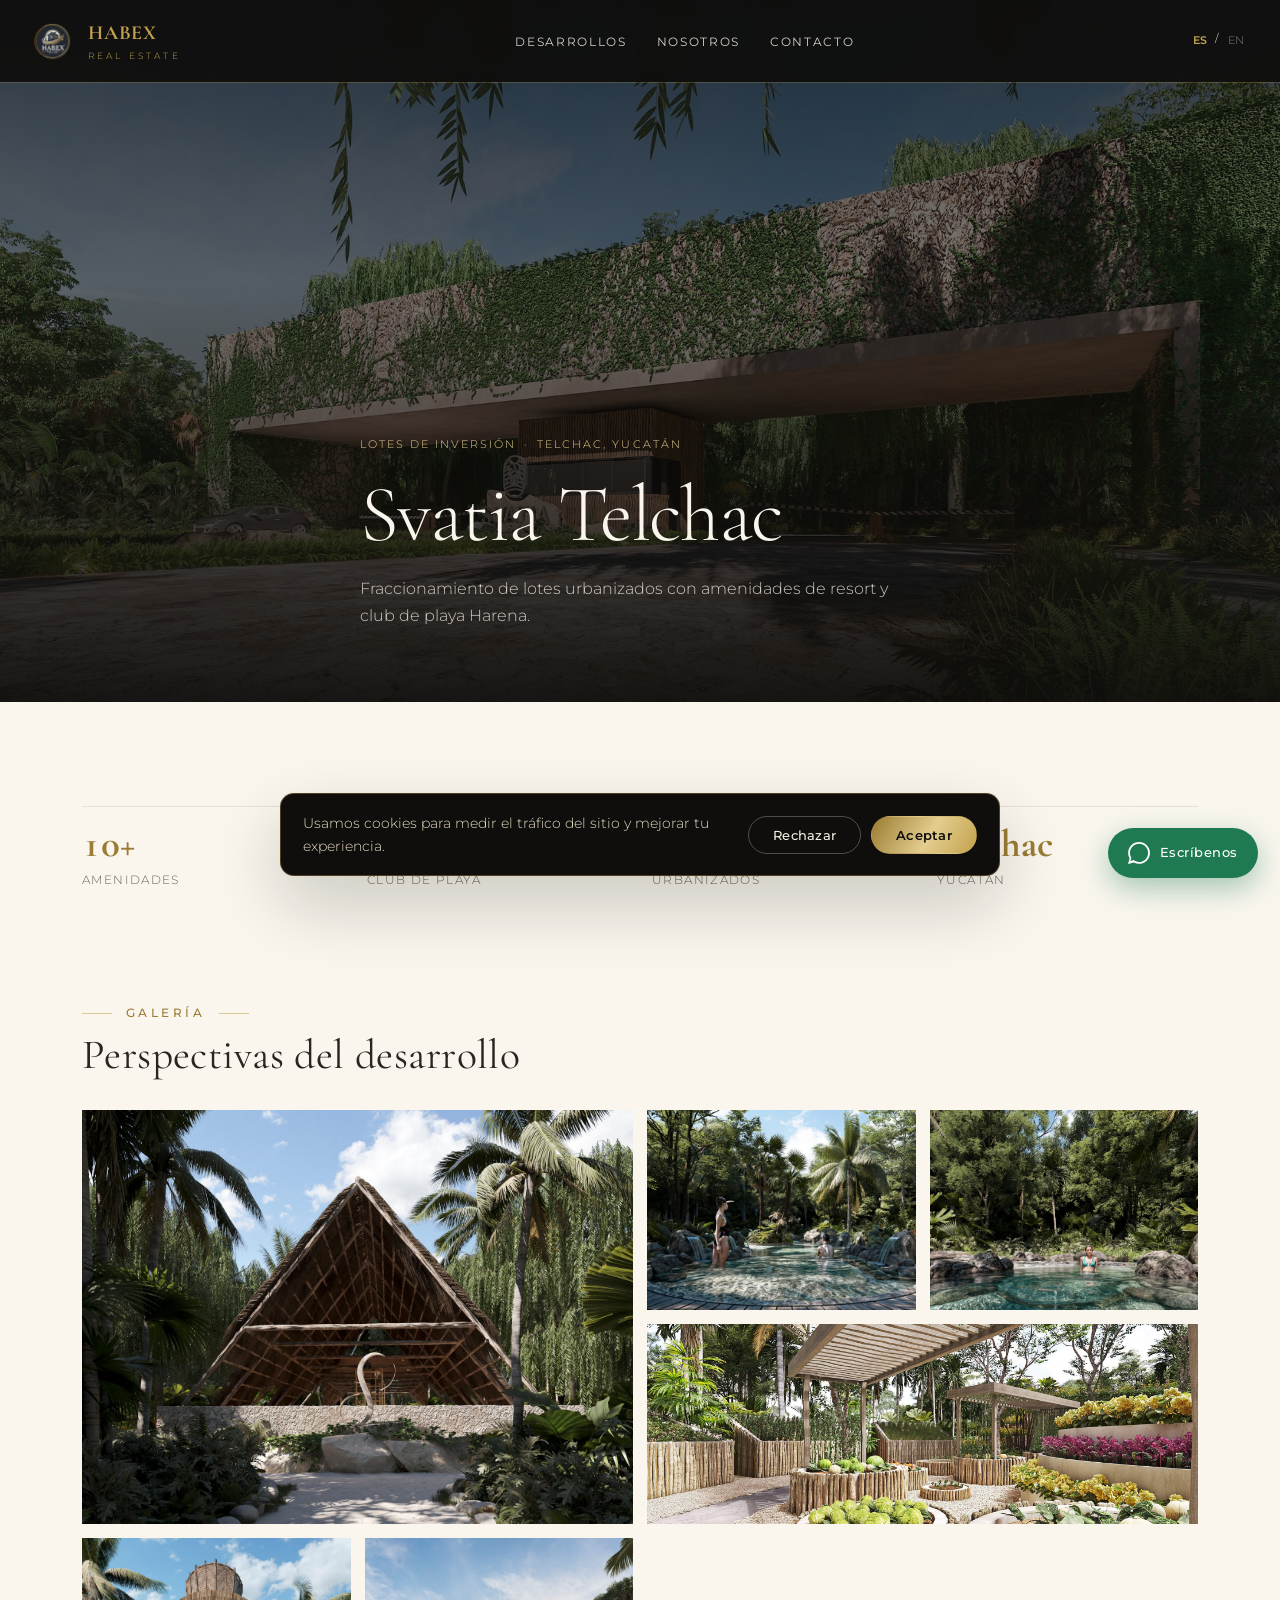
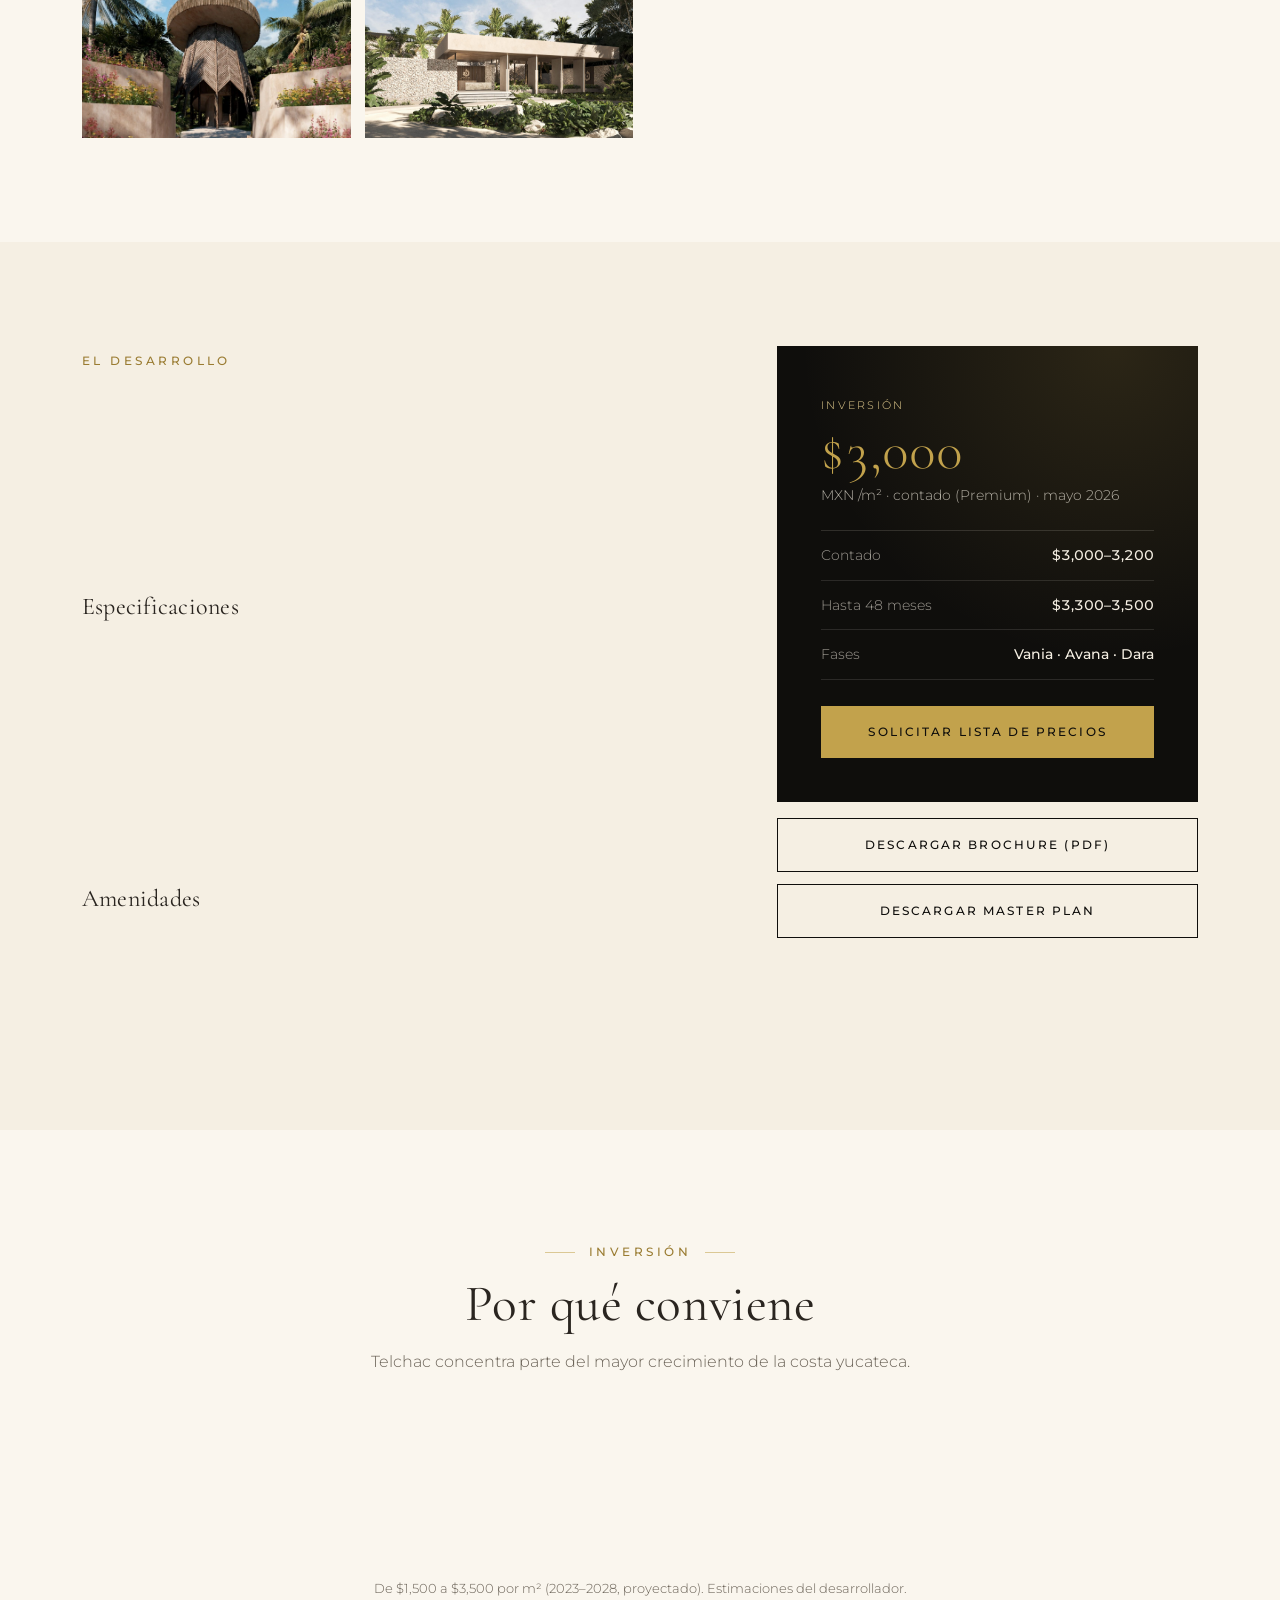
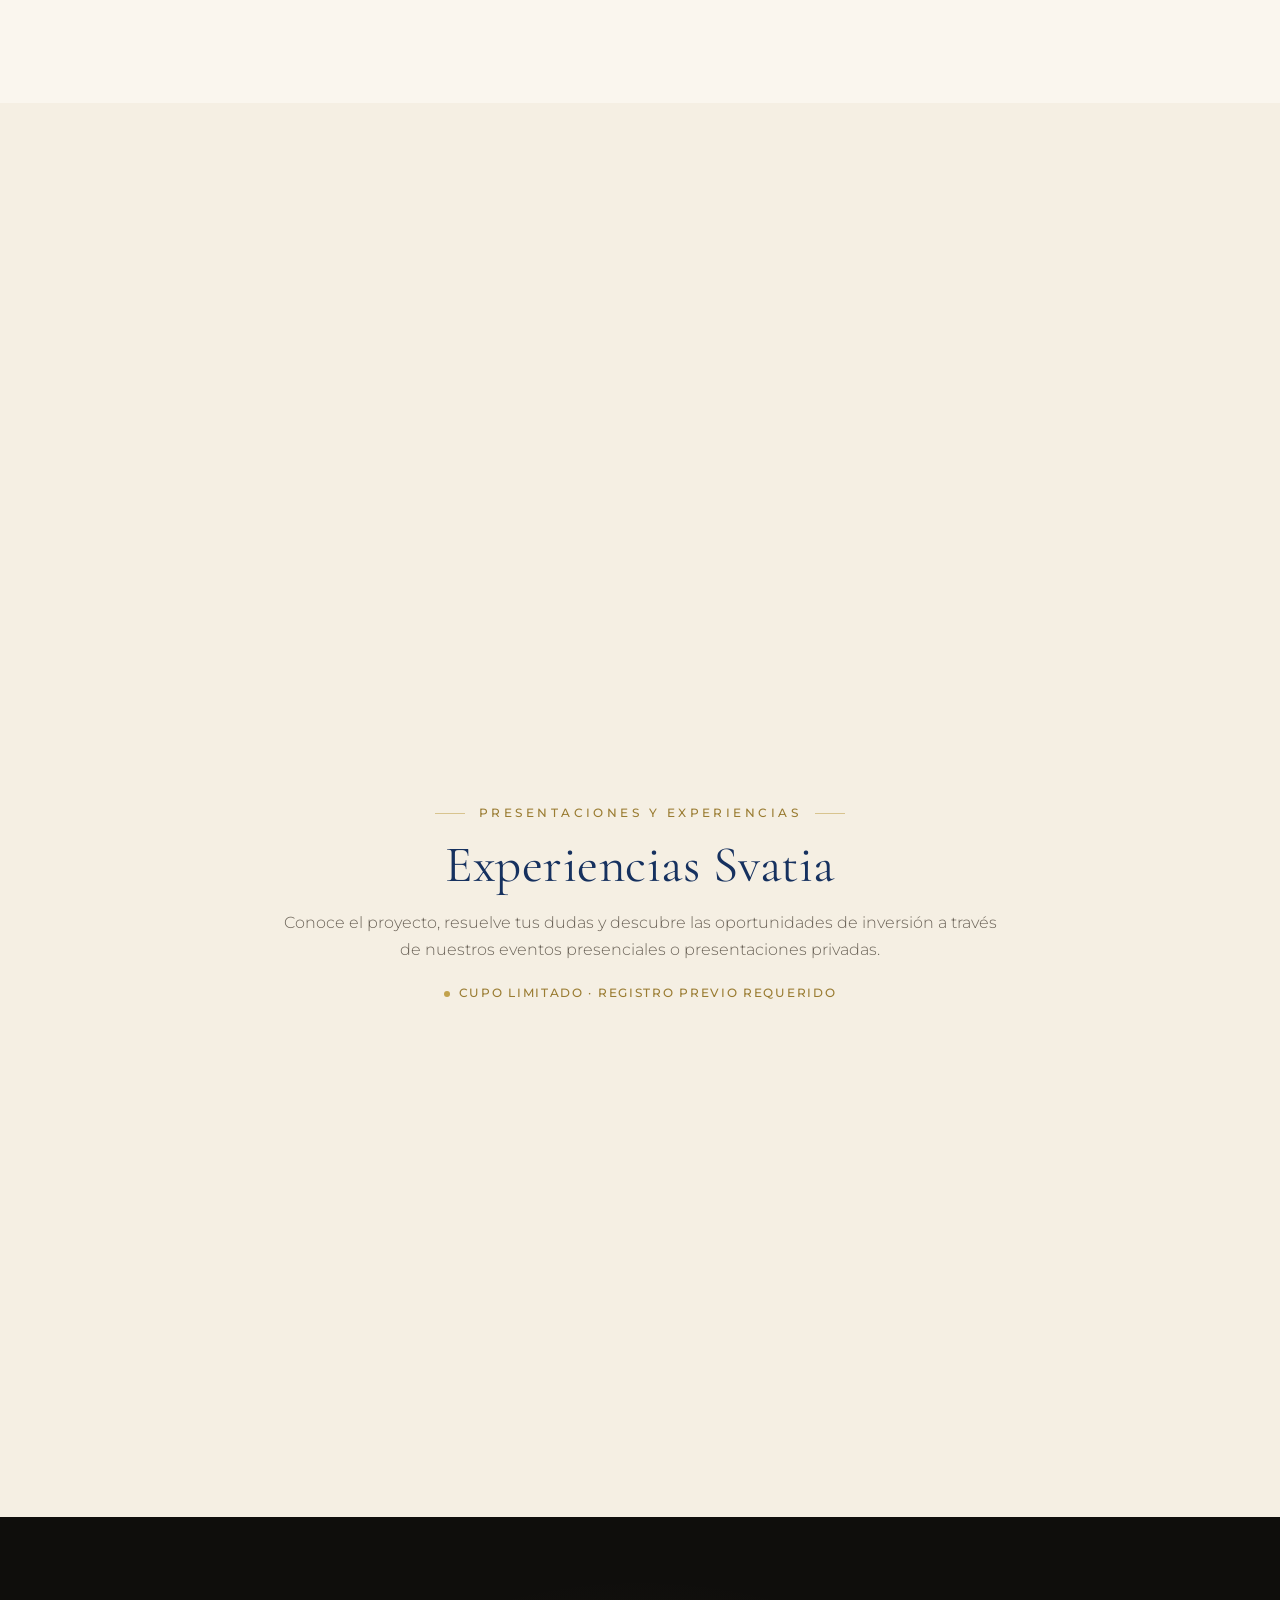
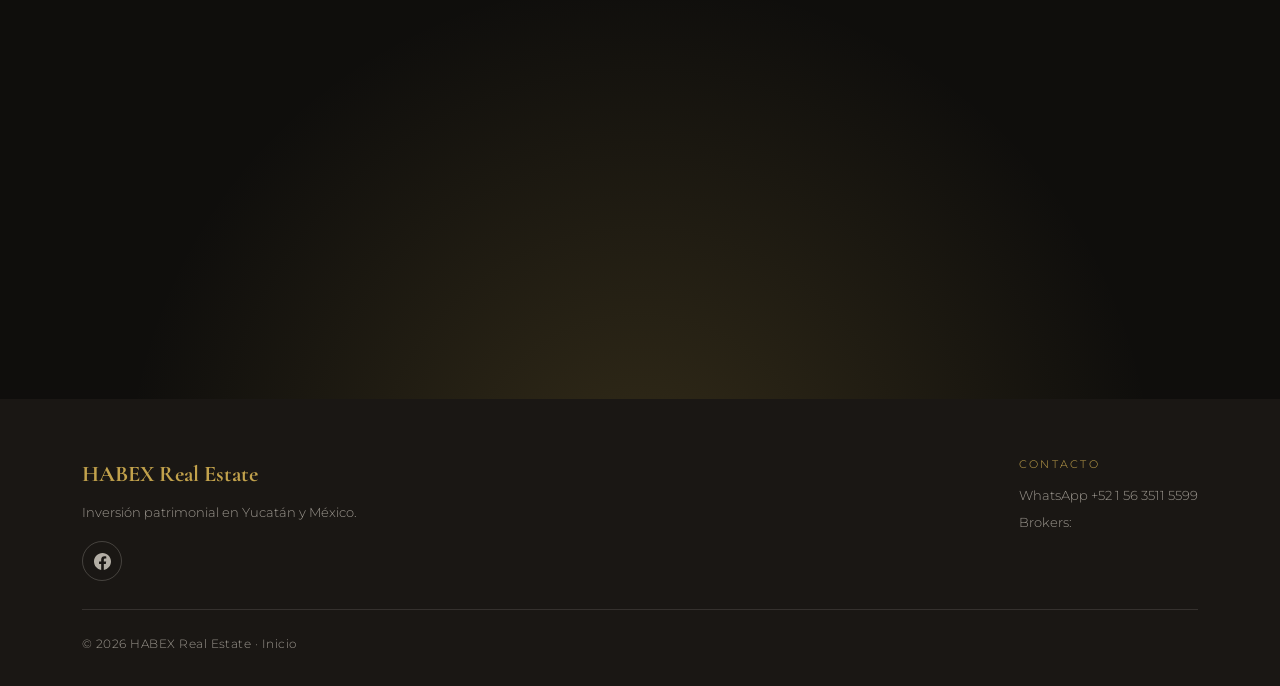
<file: pages/desarrollo-svatia.html>
<!DOCTYPE html>
<html lang="es">
<head>
<meta charset="UTF-8">
<meta name="viewport" content="width=device-width, initial-scale=1.0">
<title>Svatia Telchac — HABEX Real Estate</title>
<meta name="description" content="Fraccionamiento de lotes urbanizados con amenidades en Telchac, Yucatán. Club de playa Harena.">
<link rel="preconnect" href="https://fonts.googleapis.com">
<link rel="preconnect" href="https://fonts.gstatic.com" crossorigin>
<link href="https://fonts.googleapis.com/css2?family=Cormorant+Garamond:ital,wght@0,300;0,400;0,500;0,600;1,400;1,500&family=Montserrat:wght@300;400;500;600&display=swap" rel="stylesheet">
<link rel="stylesheet" href="../assets/css/styles.css">
<!-- Google Analytics (GA4) -->
<script async src="https://www.googletagmanager.com/gtag/js?id=G-JR0H2MDNS7"></script>
<script>
  window.dataLayer = window.dataLayer || [];
  function gtag(){dataLayer.push(arguments);}
  gtag('consent', 'default', {
    ad_storage: 'denied',
    ad_user_data: 'denied',
    ad_personalization: 'denied',
    analytics_storage: 'denied',
    wait_for_update: 500
  });
  gtag('js', new Date());
  gtag('config', 'G-JR0H2MDNS7');
</script>
</head>
<body class="dp">

<!-- ============ NAV ============ -->
<header class="nav scrolled" id="nav">
  <a href="../index.html" class="brand">
    <img src="../assets/img/logo/habex-logo.png" alt="HABEX Real Estate">
    <span style="display:flex;flex-direction:column"><b>HABEX</b><span>Real Estate</span></span>
  </a>
  <nav>
    <ul>
      <li><a href="../index.html#catalogo" data-es="Desarrollos" data-en="Properties">Desarrollos</a></li>
      <li><a href="../index.html#nosotros" data-es="Nosotros" data-en="About">Nosotros</a></li>
      <li><a href="../index.html#contacto" data-es="Contacto" data-en="Contact">Contacto</a></li>
    </ul>
  </nav>
  <div class="tools">
    <div class="lang">
      <button data-lang="es" class="active">ES</button><span>/</span><button data-lang="en">EN</button>
    </div>
    <button class="nav-toggle" id="navToggle" aria-label="Menú">☰</button>
  </div>
</header>

<!-- ============ BARRA CTA STICKY ============ -->
<div class="sticky-cta">
  <div class="bar">
    <div class="meta">
      <b>Svatia Telchac</b>
      <span data-es="Telchac · Lotes con amenidades" data-en="Telchac · Lots with amenities">Telchac · Lotes con amenidades</span>
    </div>
    <div class="acts">
      <a href="https://wa.me/525635115599?text=Me%20interesa%20Svatia%20Telchac" target="_blank" class="btn btn-gold" style="padding:11px 22px">WhatsApp</a>
      <a href="#info" class="btn btn-ghost-light" style="padding:11px 22px" data-es="Ver detalles" data-en="View details">Ver detalles</a>
    </div>
  </div>
</div>

<!-- ============ HERO DE FICHA ============ -->
<section class="dp-hero">
  <div class="bg" style="background-image:url('../assets/img/svatia/svatia-01.jpg')"></div>
  <div class="wrap">
    <div class="breadcrumb">
      <a href="../index.html#catalogo" data-es="Lotes de inversión" data-en="Investment lots">Lotes de inversión</a>
      <span>·</span>
      <span data-es="Telchac, Yucatán" data-en="Telchac, Yucatán">Telchac, Yucatán</span>
    </div>
    <h1 class="reveal">Svatia Telchac</h1>
    <p class="sub reveal" data-es="Fraccionamiento de lotes urbanizados con amenidades de resort y club de playa Harena." data-en="Urbanized lot development with resort amenities and the Harena beach club.">Fraccionamiento de lotes urbanizados con amenidades de resort y club de playa Harena.</p>
  </div>
</section>

<!-- ============ CIFRAS CLAVE ============ -->
<section class="sec" id="info" style="padding-bottom:0">
  <div class="wrap">
    <div class="facts stagger">
      <div class="fact reveal"><b>10+</b><span data-es="amenidades" data-en="amenities">amenidades</span></div>
      <div class="fact reveal"><b>Harena</b><span data-es="club de playa" data-en="beach club">club de playa</span></div>
      <div class="fact reveal"><b data-es="Lotes" data-en="Lots">Lotes</b><span data-es="urbanizados" data-en="urbanized">urbanizados</span></div>
      <div class="fact reveal"><b>Telchac</b><span>Yucatán</span></div>
    </div>
  </div>
</section>

<!-- ============ GALERÍA (en preparación) ============ -->
<section class="sec" id="galeria">
  <div class="wrap">
    <div class="sec-head left" style="text-align:left;margin:0 0 32px;max-width:none">
      <span class="eyebrow" data-es="Galería" data-en="Gallery">Galería</span>
      <h2 style="font-size:clamp(1.8rem,3.5vw,2.6rem);margin-top:10px" data-es="Perspectivas del desarrollo" data-en="Development renders">Perspectivas del desarrollo</h2>
    </div>
    <div class="gallery reveal">
      <a href="#lb1" class="g-big"><img src="../assets/img/svatia/svatia-02.jpg" alt="Gimnasio"></a>
      <a href="#lb2"><img src="../assets/img/svatia/svatia-03.jpg" alt="Piscina sensorial"></a>
      <a href="#lb3"><img src="../assets/img/svatia/svatia-04.jpg" alt="Jacuzzi"></a>
      <a href="#lb4" class="g-wide"><img src="../assets/img/svatia/svatia-05.jpg" alt="Huerto"></a>
      <a href="#lb5"><img src="../assets/img/svatia/svatia-06.jpg" alt="Mirador"></a>
      <a href="#lb6"><img src="../assets/img/svatia/svatia-07.jpg" alt="Club de playa Harena"></a>
    </div>
  </div>
</section>

<!-- ============ DETALLE + INVERSIÓN ============ -->
<section class="sec" style="background:var(--crema)">
  <div class="wrap">
    <div class="dp-two">
      <div>
        <span class="eyebrow" data-es="El desarrollo" data-en="The development">El desarrollo</span>
        <h2 class="reveal" style="font-size:clamp(2rem,4vw,3rem);margin:12px 0 18px" data-es="Lotes con vida de resort" data-en="Lots with resort living">Lotes con vida de resort</h2>
        <p class="lead reveal" style="margin-bottom:36px" data-es="Un fraccionamiento de lotes urbanizados en Telchac, con un completo paquete de amenidades y el club de playa Harena para disfrutar la costa todo el año." data-en="An urbanized lot development in Telchac, with a full amenity package and the Harena beach club to enjoy the coast year-round.">Un fraccionamiento de lotes urbanizados en Telchac, con un completo paquete de amenidades y el club de playa Harena para disfrutar la costa todo el año.</p>

        <h3 style="font-size:1.5rem;margin-bottom:8px" data-es="Especificaciones" data-en="Specifications">Especificaciones</h3>
        <ul class="specs reveal">
          <li><span class="k" data-es="Tipo" data-en="Type">Tipo</span><span class="v" data-es="Lotes con amenidades" data-en="Lots with amenities">Lotes con amenidades</span></li>
          <li><span class="k" data-es="Club de playa" data-en="Beach club">Club de playa</span><span class="v" data-es="Harena (opcional)" data-en="Harena (optional)">Harena (opcional)</span></li>
          <li><span class="k" data-es="Ubicación" data-en="Location">Ubicación</span><span class="v">Telchac, Yucatán</span></li>
          <li><span class="k" data-es="Documentación" data-en="Documentation">Documentación</span><span class="v" data-es="Master plan · FAQ · Reglamento" data-en="Master plan · FAQ · Bylaws">Master plan · FAQ · Reglamento</span></li>
        </ul>

        <h3 style="font-size:1.5rem;margin:40px 0 16px" data-es="Amenidades" data-en="Amenities">Amenidades</h3>
        <div class="amenities reveal">
          <span class="am"><svg viewBox="0 0 24 24"><path d="M6 8v8M18 8v8M4 12h16M4 9v6M20 9v6"/></svg><span>Gimnasio</span></span>
          <span class="am"><svg viewBox="0 0 24 24"><path d="M4 20c0-6 4-10 8-10s8 4 8 10"/><path d="M8 14c1-1 2-1 4-1"/></svg><span>Sauna</span></span>
          <span class="am"><svg viewBox="0 0 24 24"><path d="M2 15c2 1.5 4 1.5 6 0s4-1.5 6 0 4 1.5 6 0M2 19c2 1.5 4 1.5 6 0s4-1.5 6 0 4 1.5 6 0"/></svg><span>Piscinas</span></span>
          <span class="am"><svg viewBox="0 0 24 24"><circle cx="12" cy="12" r="9"/><path d="M12 7v5l3 2"/></svg><span>Jacuzzi</span></span>
          <span class="am"><svg viewBox="0 0 24 24"><circle cx="12" cy="6" r="2"/><path d="M12 8v6M8 20l4-6 4 6"/></svg><span>Yoga</span></span>
          <span class="am"><svg viewBox="0 0 24 24"><path d="M12 22V12M12 12C7 12 6 6 6 6s6 0 6 6zM12 10c0-5 6-6 6-6s-1 6-6 6z"/></svg><span>Huerto</span></span>
          <span class="am"><svg viewBox="0 0 24 24"><path d="M6 11h12l-1 9H7zM9 11V7a3 3 0 016 0v4"/></svg><span>Juicy bar</span></span>
          <span class="am"><svg viewBox="0 0 24 24"><path d="M4 18l6-12 4 8 2-4 4 8z"/></svg><span>Senderos</span></span>
          <span class="am"><svg viewBox="0 0 24 24"><path d="M12 3L3 20h18zM12 3v17"/></svg><span>Tipis</span></span>
          <span class="am"><svg viewBox="0 0 24 24"><path d="M12 21s-7-6.5-7-11a7 7 0 0114 0c0 4.5-7 11-7 11z"/><circle cx="12" cy="10" r="2.5"/></svg><span>Mirador</span></span>
        </div>
      </div>

      <aside class="dp-aside">
        <div class="price-card">
          <span class="tag" data-es="Inversión" data-en="Investment">Inversión</span>
          <div class="p">$3,000</div>
          <div class="note" data-es="MXN /m² · contado (Premium) · mayo 2026" data-en="MXN /m² · cash (Premium) · May 2026">MXN /m² · contado (Premium) · mayo 2026</div>
          <div class="plans">
            <div class="pl"><span class="k" data-es="Contado" data-en="Cash">Contado</span><b>$3,000–3,200</b></div>
            <div class="pl"><span class="k" data-es="Hasta 48 meses" data-en="Up to 48 months">Hasta 48 meses</span><b>$3,300–3,500</b></div>
            <div class="pl"><span class="k" data-es="Fases" data-en="Phases">Fases</span><b>Vania · Avana · Dara</b></div>
          </div>
          <a href="https://wa.me/525635115599?text=Quiero%20la%20lista%20de%20precios%20de%20Svatia" target="_blank" class="btn btn-gold" style="width:100%;justify-content:center" data-es="Solicitar lista de precios" data-en="Request price list">Solicitar lista de precios</a>
        </div>
        <div style="margin-top:16px;display:flex;flex-direction:column;gap:12px">
          <a href="../brochures/svatia-brochure.pdf" target="_blank" rel="noopener" class="btn btn-ghost" style="justify-content:center" data-es="Descargar brochure (PDF)" data-en="Download brochure (PDF)">Descargar brochure (PDF)</a>
          <a href="../brochures/svatia-masterplan.pdf" target="_blank" rel="noopener" class="btn btn-ghost" style="justify-content:center" data-es="Descargar master plan" data-en="Download master plan">Descargar master plan</a>
        </div>
      </aside>
    </div>
  </div>
</section>

<!-- ============ INVERSIÓN / PLUSVALÍA ============ -->
<section class="sec">
  <div class="wrap">
    <div class="sec-head">
      <span class="eyebrow" data-es="Inversión" data-en="Investment">Inversión</span>
      <h2 data-es="Por qué conviene" data-en="Why it pays off">Por qué conviene</h2>
      <p data-es="Telchac concentra parte del mayor crecimiento de la costa yucateca." data-en="Telchac holds part of the Yucatán coast's strongest growth.">Telchac concentra parte del mayor crecimiento de la costa yucateca.</p>
    </div>
    <div class="roi stagger">
      <div class="r reveal-scale"><b>15%</b><span data-es="ROI esperado anual" data-en="Expected annual ROI">ROI esperado anual</span></div>
      <div class="r reveal-scale"><b>+133%</b><span data-es="Plusvalía histórica 2023–2028" data-en="Historical appreciation 2023–2028">Plusvalía histórica 2023–2028</span></div>
      <div class="r reveal-scale"><b>100%</b><span data-es="Seguridad jurídica" data-en="Legal certainty">Seguridad jurídica</span></div>
    </div>
    <p style="text-align:center;font-size:.8rem;color:var(--texto2);margin-top:24px" data-es="De $1,500 a $3,500 por m² (2023–2028, proyectado). Estimaciones del desarrollador." data-en="From $1,500 to $3,500 per m² (2023–2028, projected). Developer estimates.">De $1,500 a $3,500 por m² (2023–2028, proyectado). Estimaciones del desarrollador.</p>
  </div>
</section>

<!-- ============ UBICACIÓN ============ -->
<section class="sec" style="background:var(--crema)">
  <div class="wrap">
    <div class="dp-two" style="align-items:center">
      <div class="reveal-l">
        <span class="eyebrow" data-es="Ubicación" data-en="Location">Ubicación</span>
        <h2 style="font-size:clamp(1.9rem,3.6vw,2.8rem);margin:12px 0 16px">Telchac, Yucatán</h2>
        <p class="lead" data-es="En el corredor costero al norte de Mérida, con acceso directo a la playa." data-en="On the coastal corridor north of Mérida, with direct beach access.">En el corredor costero al norte de Mérida, con acceso directo a la playa.</p>
        <a href="https://maps.google.com/?q=Telchac+Puerto+Yucatan" target="_blank" class="btn btn-ghost" style="margin-top:24px" data-es="Abrir en Google Maps" data-en="Open in Google Maps">Abrir en Google Maps</a>
      </div>
      <div class="mapbox reveal-r">
        <iframe loading="lazy" referrerpolicy="no-referrer-when-downgrade" title="Mapa Telchac, Yucatán" src="https://maps.google.com/maps?q=Telchac%20Puerto%20Yucatan&z=12&output=embed"></iframe>
      </div>
    </div>
  </div>
</section>

<!-- ============ EXPERIENCIAS SVATIA ============ -->
<section class="gk-exp" id="experiencias">
  <div class="wrap">
    <div class="sec-head">
      <span class="eyebrow" data-es="Presentaciones y experiencias" data-en="Presentations and experiences">Presentaciones y experiencias</span>
      <h2 data-es="Experiencias Svatia" data-en="Svatia Experiences">Experiencias Svatia</h2>
      <p data-es="Conoce el proyecto, resuelve tus dudas y descubre las oportunidades de inversión a través de nuestros eventos presenciales o presentaciones privadas."
         data-en="Get to know the project, clear your doubts and discover the investment opportunities through our in-person events or private presentations.">Conoce el proyecto, resuelve tus dudas y descubre las oportunidades de inversión a través de nuestros eventos presenciales o presentaciones privadas.</p>
      <span class="gk-exp-micro" data-es="Cupo limitado · Registro previo requerido" data-en="Limited capacity · Prior registration required">Cupo limitado · Registro previo requerido</span>
    </div>

    <div class="gk-exp-grid stagger">
      <!-- Pachuca -->
      <article class="gk-ev reveal">
        <span class="gk-ev-city" data-es="Pachuca" data-en="Pachuca">Pachuca</span>
        <h3 data-es="Presentación privada Gran Kanan y Svatia" data-en="Gran Kanan &amp; Svatia Private Presentation">Presentación privada Gran Kanan y Svatia</h3>
        <ul class="gk-ev-list">
          <li><svg viewBox="0 0 24 24" aria-hidden="true"><path d="M12 21s-7-6.2-7-11a7 7 0 1114 0c0 4.8-7 11-7 11z"/><circle cx="12" cy="10" r="2.5"/></svg><span data-es="Piso 77 Business Center + Coworking, Zona Plateada" data-en="Piso 77 Business Center + Coworking, Zona Plateada">Piso 77 Business Center + Coworking, Zona Plateada</span></li>
          <li><svg viewBox="0 0 24 24" aria-hidden="true"><rect x="3" y="4" width="18" height="18" rx="2"/><path d="M3 9h18M8 2v4M16 2v4"/></svg><span data-es="19 de septiembre" data-en="September 19">19 de septiembre</span></li>
          <li><svg viewBox="0 0 24 24" aria-hidden="true"><circle cx="12" cy="12" r="9"/><path d="M12 7v5l3 2"/></svg><span data-es="Inicio 10:00 AM" data-en="Starts 10:00 AM">Inicio 10:00 AM</span></li>
          <li><svg viewBox="0 0 24 24" aria-hidden="true"><path d="M4 8h13v4a5 5 0 01-5 5H9a5 5 0 01-5-5zM17 9h2a2 2 0 010 4h-2M6 2v2M10 2v2M14 2v2"/></svg><span data-es="Coffee break incluido · Cupo limitado · Registro sin costo" data-en="Coffee break included · Limited seats · Free registration">Coffee break incluido · Cupo limitado · Registro sin costo</span></li>
        </ul>
        <button type="button" class="btn btn-gold" data-gk-reserve data-ev-es="Presentación privada Gran Kanan y Svatia · Pachuca · Piso 77 Business Center + Coworking, Zona Plateada · 19 sept, 10:00 AM" data-ev-en="Gran Kanan &amp; Svatia Private Presentation · Pachuca · Piso 77 Business Center + Coworking, Zona Plateada · Sept 19, 10:00 AM" data-es="Reservar lugar" data-en="Reserve seat">Reservar lugar</button>
      </article>
    </div>
  </div>
</section>

<!-- Modal de reserva (formulario → WhatsApp) -->
<dialog class="gk-modal" id="gkExpModal" aria-labelledby="gkModalTitle">
  <div class="gk-modal-inner">
    <div class="gk-modal-top">
      <div>
        <span class="eyebrow" data-es="Registro" data-en="Registration">Registro</span>
        <h3 id="gkModalTitle" data-es="Reserva tu lugar" data-en="Reserve your seat">Reserva tu lugar</h3>
      </div>
      <button type="button" class="gk-modal-close" data-gk-close aria-label="Cerrar"><svg viewBox="0 0 24 24"><path d="M6 6l12 12M18 6L6 18"/></svg></button>
    </div>
    <p class="gk-modal-lead" data-es="Déjanos tus datos y confirmamos tu lugar por WhatsApp." data-en="Leave your details and we'll confirm your seat on WhatsApp.">Déjanos tus datos y confirmamos tu lugar por WhatsApp.</p>
    <form id="gkExpForm" novalidate>
      <div class="gk-field">
        <label for="gkNombre" data-es="Nombre" data-en="Name">Nombre</label>
        <input id="gkNombre" name="nombre" type="text" autocomplete="name" required>
      </div>
      <div class="gk-field-row">
        <div class="gk-field">
          <label for="gkTel" data-es="Teléfono" data-en="Phone">Teléfono</label>
          <input id="gkTel" name="tel" type="tel" autocomplete="tel" inputmode="tel" required>
        </div>
        <div class="gk-field">
          <label for="gkCorreo" data-es="Correo" data-en="Email">Correo</label>
          <input id="gkCorreo" name="correo" type="email" autocomplete="email" inputmode="email" required>
        </div>
      </div>
      <div class="gk-field-row">
        <div class="gk-field">
          <label for="gkCiudad" data-es="Ciudad" data-en="City">Ciudad</label>
          <input id="gkCiudad" name="ciudad" type="text" autocomplete="address-level2" required>
        </div>
        <div class="gk-field">
          <label for="gkAcomp" data-es="Acompañantes" data-en="Guests">Acompañantes</label>
          <input id="gkAcomp" name="acomp" type="number" min="0" max="20" step="1" inputmode="numeric" value="0">
        </div>
      </div>
      <div class="gk-field">
        <label for="gkEvento" data-es="Evento seleccionado" data-en="Selected event">Evento seleccionado</label>
        <input id="gkEvento" name="evento" type="text" readonly>
      </div>
      <button type="submit" class="btn btn-gold" data-es="Quiero reservar mi lugar" data-en="I want to reserve my seat">Quiero reservar mi lugar</button>
      <p class="gk-modal-mini" data-es="Al enviar se abrirá WhatsApp con tus datos para confirmar." data-en="On submit, WhatsApp opens with your details to confirm.">Al enviar se abrirá WhatsApp con tus datos para confirmar.</p>
    </form>
  </div>
</dialog>

<!-- ============ CINTA CTA DE CIERRE ============ -->
<section class="sec dp-cta">
  <div class="wrap reveal">
    <span class="eyebrow" style="color:var(--dorado-claro)" data-es="Da el siguiente paso" data-en="Take the next step">Da el siguiente paso</span>
    <h2 class="display" style="color:var(--blanco);font-size:clamp(2.2rem,5vw,4.2rem);margin:14px auto 20px;max-width:16ch" data-es="Tu lote frente al <em>mar</em>" data-en="Your lot by the <em>sea</em>">Tu lote frente al <em>mar</em></h2>
    <p class="lead" style="color:rgba(245,239,227,.72);max-width:520px;margin:0 auto 30px" data-es="Solicita precios, master plan y renders actualizados por WhatsApp." data-en="Request pricing, master plan and updated renders on WhatsApp.">Solicita precios, master plan y renders actualizados por WhatsApp.</p>
    <a href="https://wa.me/525635115599?text=Me%20interesa%20Svatia%20Telchac" target="_blank" class="btn btn-gold" data-es="Hablar por WhatsApp" data-en="Chat on WhatsApp">Hablar por WhatsApp</a>
  </div>
</section>

<!-- ============ FOOTER ============ -->
<footer class="footer">
  <div class="wrap">
    <div class="top">
      <div class="brand"><b>HABEX Real Estate</b><p style="margin-top:8px;font-size:.82rem" data-es="Inversión patrimonial en Yucatán y México." data-en="Patrimonial investment in Yucatán & Mexico.">Inversión patrimonial en Yucatán y México.</p><div class="social"><a href="https://www.facebook.com/profile.php?id=61575187408330" target="_blank" rel="noopener" aria-label="Facebook"><svg viewBox="0 0 24 24"><path d="M24 12.07C24 5.4 18.63 0 12 0S0 5.4 0 12.07C0 18.1 4.39 23.1 10.13 24v-8.44H7.08v-3.49h3.05V9.41c0-3.02 1.79-4.69 4.53-4.69 1.31 0 2.68.24 2.68.24v2.97h-1.51c-1.49 0-1.95.93-1.95 1.88v2.26h3.32l-.53 3.49h-2.79V24C19.61 23.1 24 18.1 24 12.07z"/></svg></a></div></div>
      <div>
        <p style="color:var(--dorado);font-size:.7rem;letter-spacing:.2em;text-transform:uppercase;margin-bottom:10px" data-es="Contacto" data-en="Contact">Contacto</p>
        <p style="font-size:.84rem"><a href="https://wa.me/525635115599">WhatsApp +52 1 56 3511 5599</a></p>
        <p style="font-size:.84rem;margin-top:4px" data-es="Brokers:" data-en="Brokers:">Brokers: <a href="https://wa.me/525536466893">+52 55 3646 6893</a></p>
      </div>
    </div>
    <div class="legal">© <span id="yr"></span> HABEX Real Estate · <a href="../index.html" data-es="Inicio" data-en="Home">Inicio</a></div>
  </div>
</footer>

<a href="https://wa.me/525635115599" target="_blank" class="wa-float" aria-label="WhatsApp">
  <svg viewBox="0 0 24 24"><path d="M.057 24l1.687-6.163a11.867 11.867 0 01-1.587-5.945C.16 5.335 5.495 0 12.05 0a11.82 11.82 0 018.413 3.488 11.82 11.82 0 013.48 8.414c-.003 6.557-5.338 11.892-11.893 11.892a11.9 11.9 0 01-5.688-1.448L.057 24zm6.597-3.807c1.676.995 3.276 1.591 5.392 1.592 5.448 0 9.886-4.434 9.889-9.885.002-5.462-4.415-9.89-9.881-9.892-5.452 0-9.887 4.434-9.889 9.884a9.86 9.86 0 001.51 5.26l-.999 3.648 3.978-1.197z"/></svg>
  <span data-es="Escríbenos" data-en="Chat with us">Escríbenos</span>
</a>

<!-- Lightboxes -->
<a href="#galeria" class="lightbox" id="lb1"><span class="close">×</span><img src="../assets/img/svatia/svatia-02.jpg" alt="Gimnasio ampliado"></a>
<a href="#galeria" class="lightbox" id="lb2"><span class="close">×</span><img src="../assets/img/svatia/svatia-03.jpg" alt="Piscina ampliada"></a>
<a href="#galeria" class="lightbox" id="lb3"><span class="close">×</span><img src="../assets/img/svatia/svatia-04.jpg" alt="Jacuzzi ampliado"></a>
<a href="#galeria" class="lightbox" id="lb4"><span class="close">×</span><img src="../assets/img/svatia/svatia-05.jpg" alt="Huerto ampliado"></a>
<a href="#galeria" class="lightbox" id="lb5"><span class="close">×</span><img src="../assets/img/svatia/svatia-06.jpg" alt="Mirador ampliado"></a>
<a href="#galeria" class="lightbox" id="lb6"><span class="close">×</span><img src="../assets/img/svatia/svatia-07.jpg" alt="Club de playa ampliado"></a>

<script src="../assets/js/main.js"></script>
<script>
(function () {
  'use strict';
  var WA = 'https://wa.me/525635115599?text=';
  var dlg = document.getElementById('gkExpModal');
  var form = document.getElementById('gkExpForm');
  var eventoField = document.getElementById('gkEvento');
  if (!dlg || !form) return;

  function lang() { return document.documentElement.lang === 'en' ? 'en' : 'es'; }
  var supportsDialog = typeof dlg.showModal === 'function';

  /* --- Abrir modal --- */
  function openModal(nombreEvento) {
    eventoField.value = nombreEvento;
    if (supportsDialog) { dlg.showModal(); } else { dlg.setAttribute('open', ''); }
    var first = document.getElementById('gkNombre');
    if (first) { try { first.focus(); } catch (e) {} }
  }
  function closeModal() {
    if (supportsDialog) { dlg.close(); } else { dlg.removeAttribute('open'); }
  }

  document.querySelectorAll('[data-gk-reserve]').forEach(function (btn) {
    btn.addEventListener('click', function () {
      openModal(btn.getAttribute('data-ev-' + lang()) || btn.getAttribute('data-ev-es'));
    });
  });

  /* --- Cerrar modal (botón, backdrop, Esc) --- */
  dlg.querySelectorAll('[data-gk-close]').forEach(function (c) {
    c.addEventListener('click', closeModal);
  });
  dlg.addEventListener('click', function (e) {        // clic en el backdrop
    if (e.target === dlg) closeModal();
  });

  /* --- Envío → WhatsApp --- */
  form.addEventListener('submit', function (e) {
    e.preventDefault();
    if (!form.checkValidity()) { form.reportValidity(); return; }
    var en = lang() === 'en';
    var v = function (n) { return (form[n] && form[n].value || '').trim(); };
    var acomp = v('acomp');
    var lines = en ? [
      'Hi, I want to register for a Gran Kanan & Svatia experience.',
      'Event: ' + v('evento'),
      'Name: ' + v('nombre'),
      'Phone: ' + v('tel'),
      'Email: ' + v('correo'),
      'City: ' + v('ciudad'),
      (acomp && acomp !== '0') ? ('Guests: ' + acomp) : ''
    ] : [
      'Hola, quiero registrarme a una experiencia Gran Kanan y Svatia.',
      'Evento: ' + v('evento'),
      'Nombre: ' + v('nombre'),
      'Teléfono: ' + v('tel'),
      'Correo: ' + v('correo'),
      'Ciudad: ' + v('ciudad'),
      (acomp && acomp !== '0') ? ('Acompañantes: ' + acomp) : ''
    ];
    var text = lines.filter(Boolean).join('\n');
    window.open(WA + encodeURIComponent(text), '_blank');
    closeModal();
  });
})();
</script>
</body>
</html>
</file>
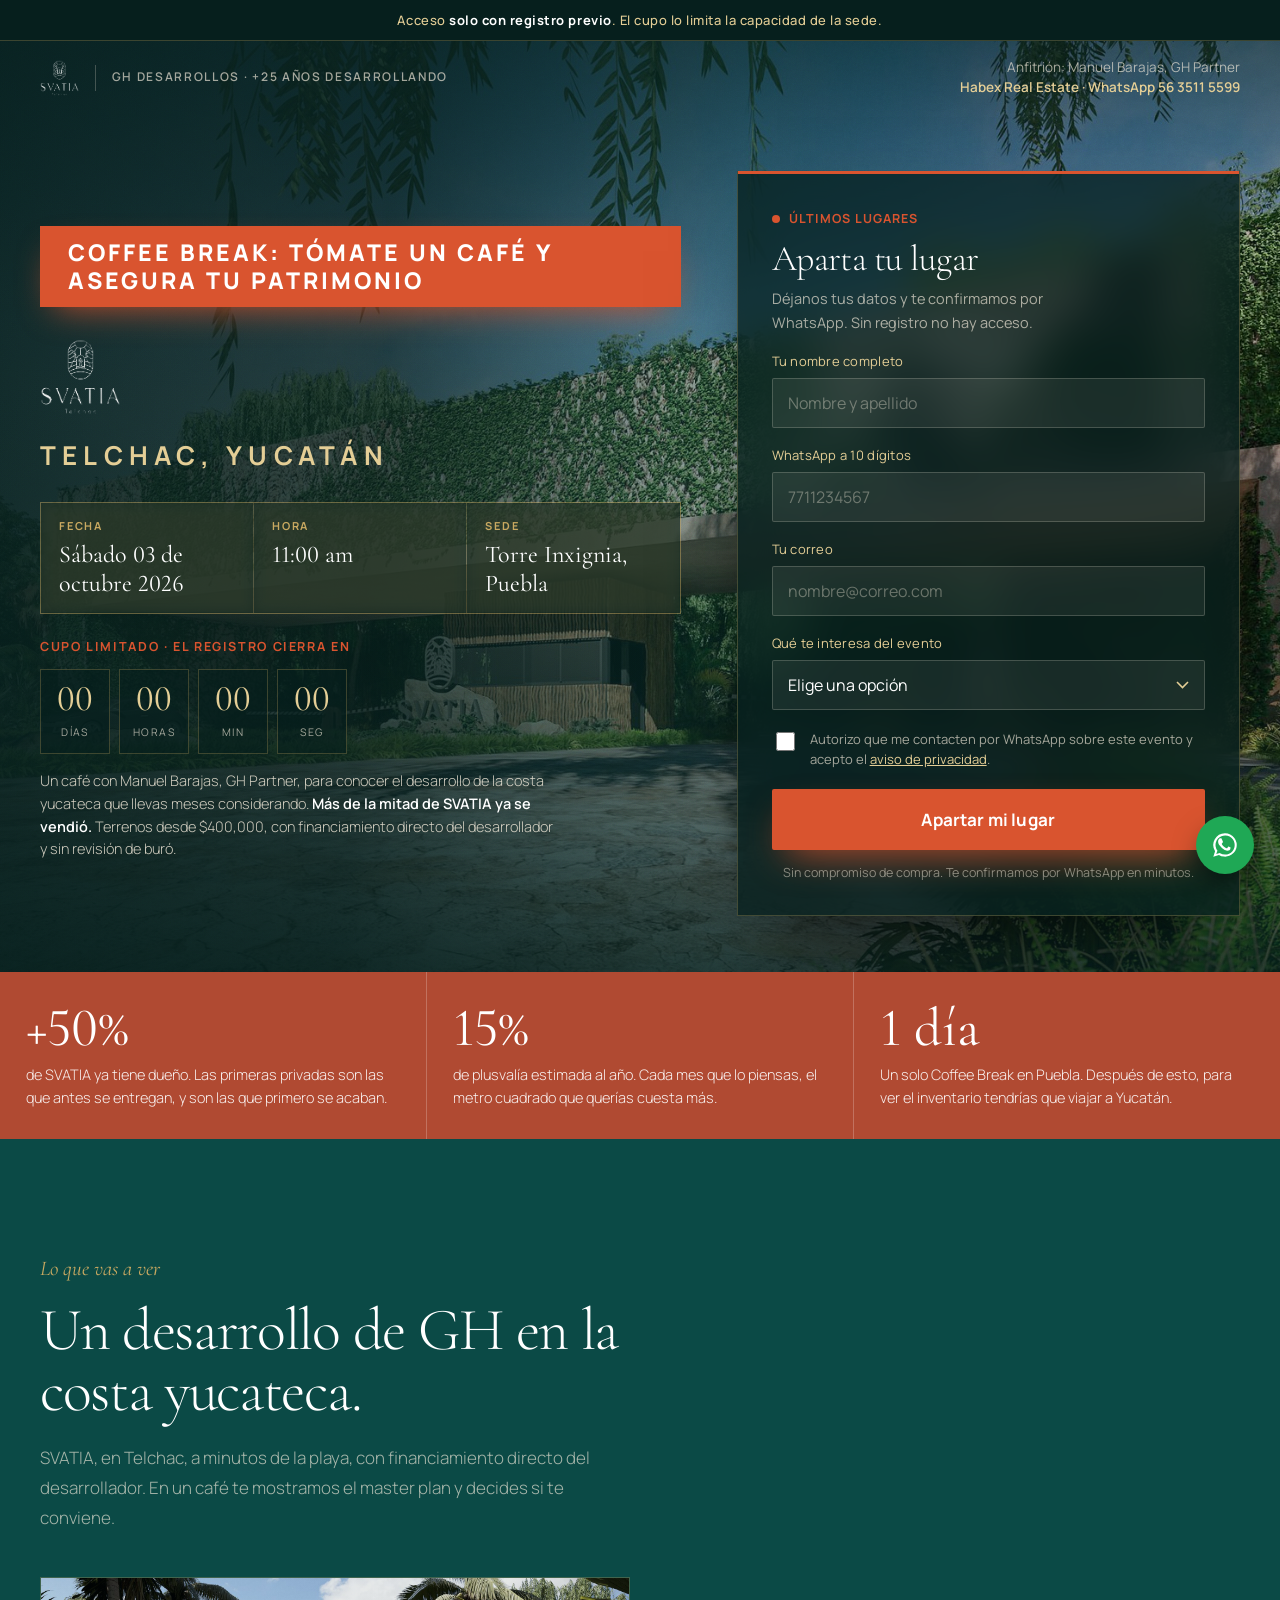
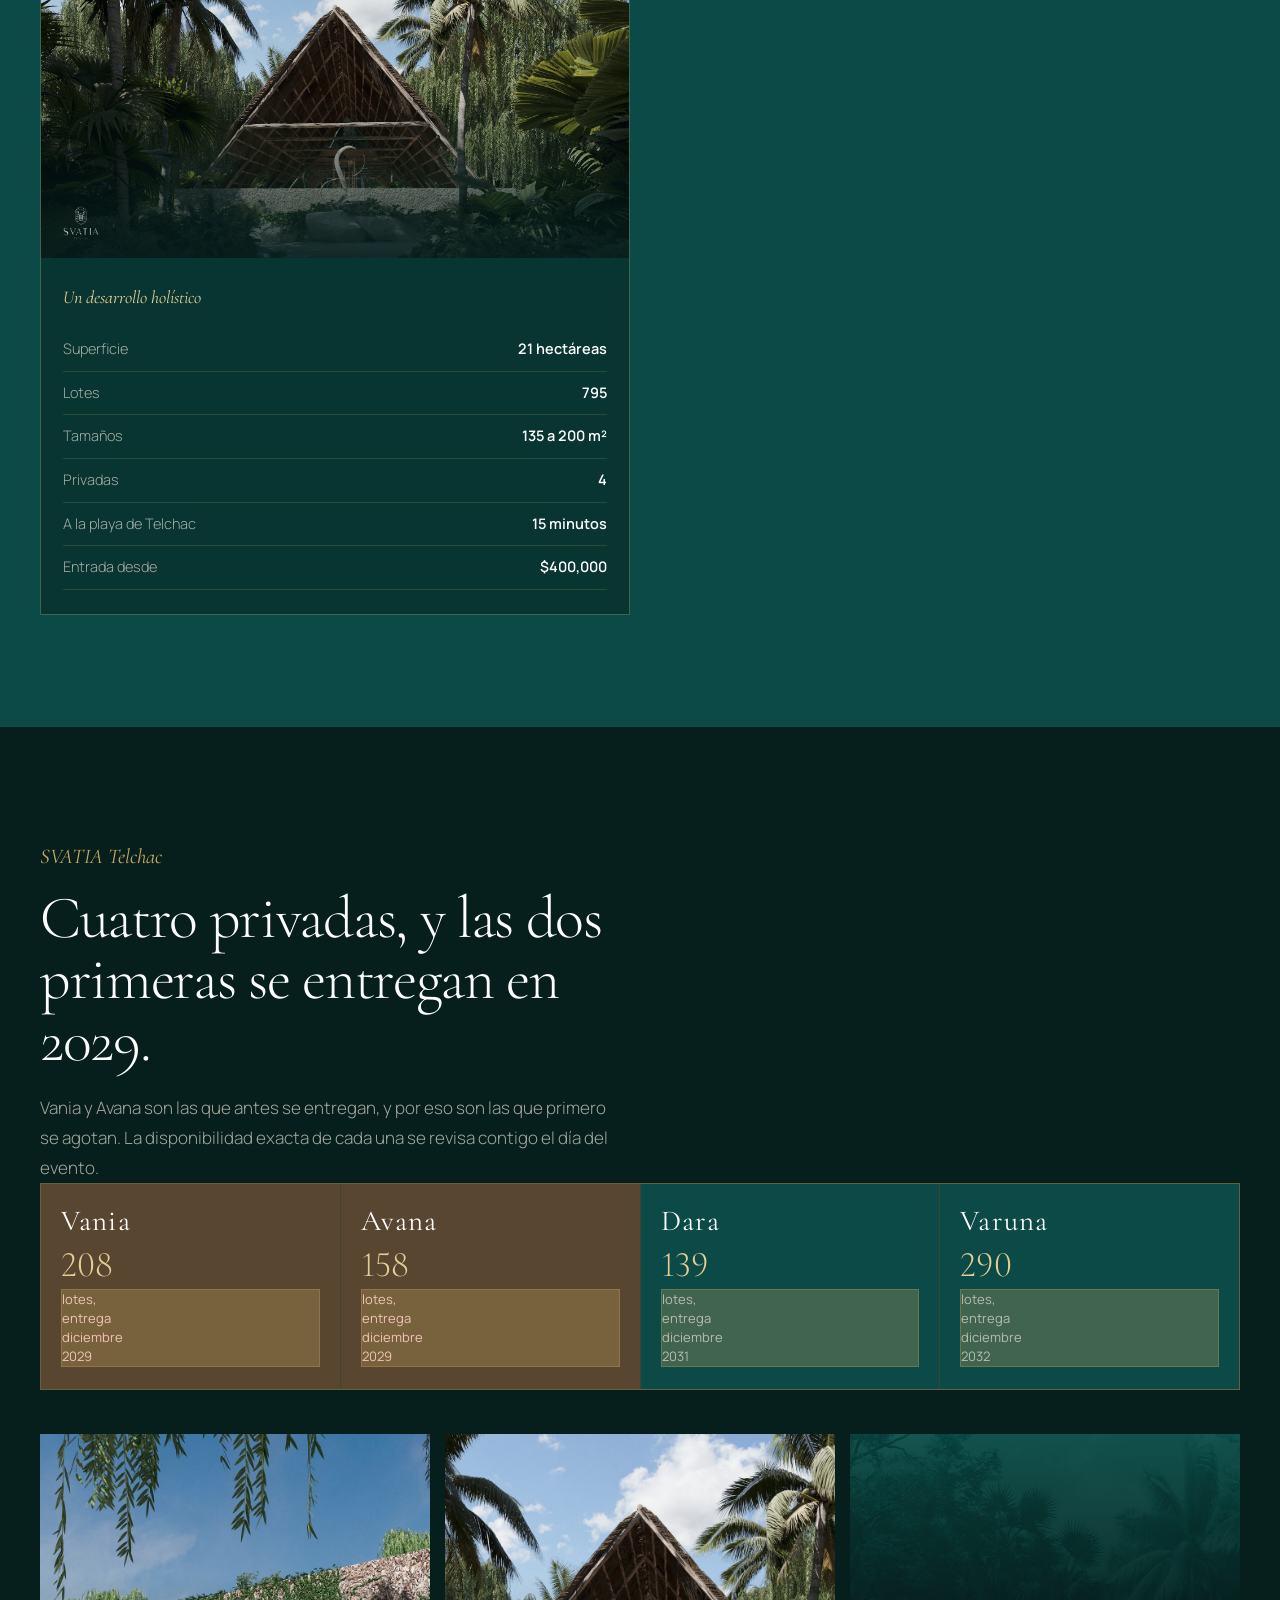
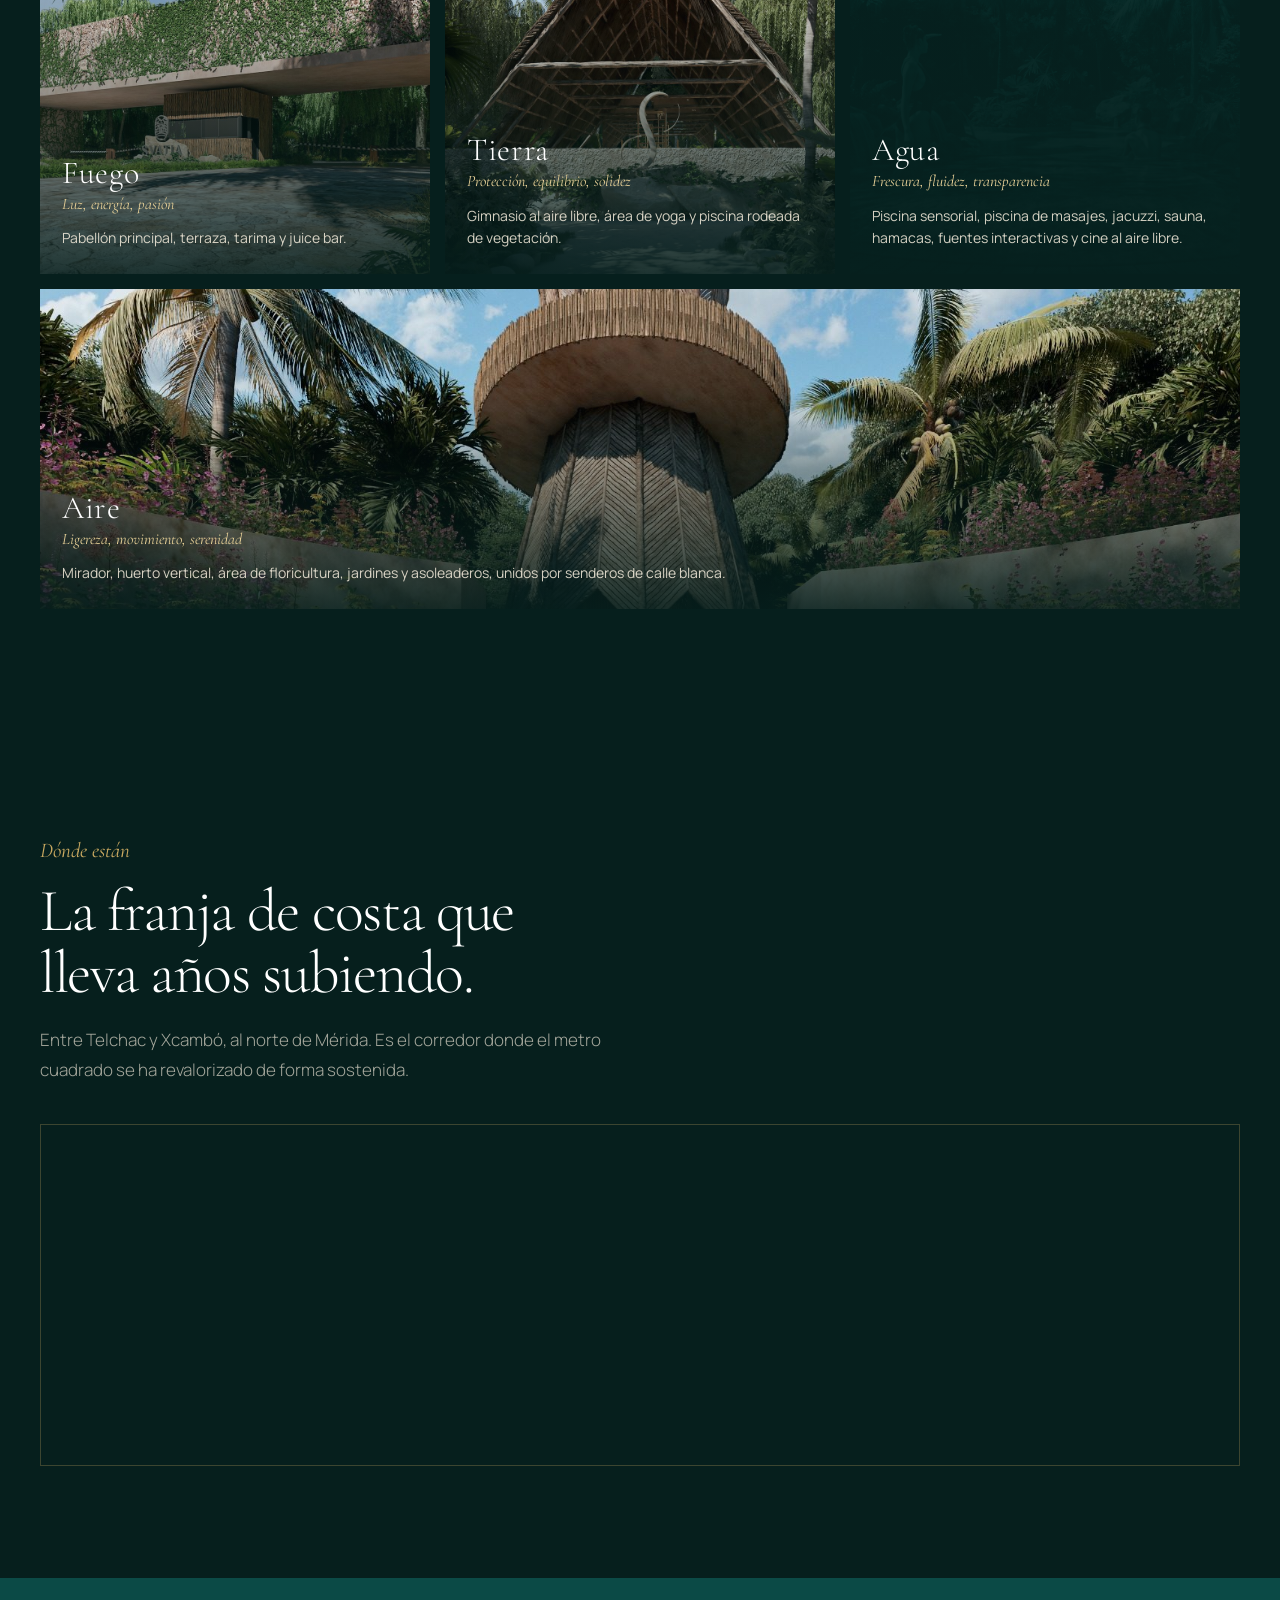
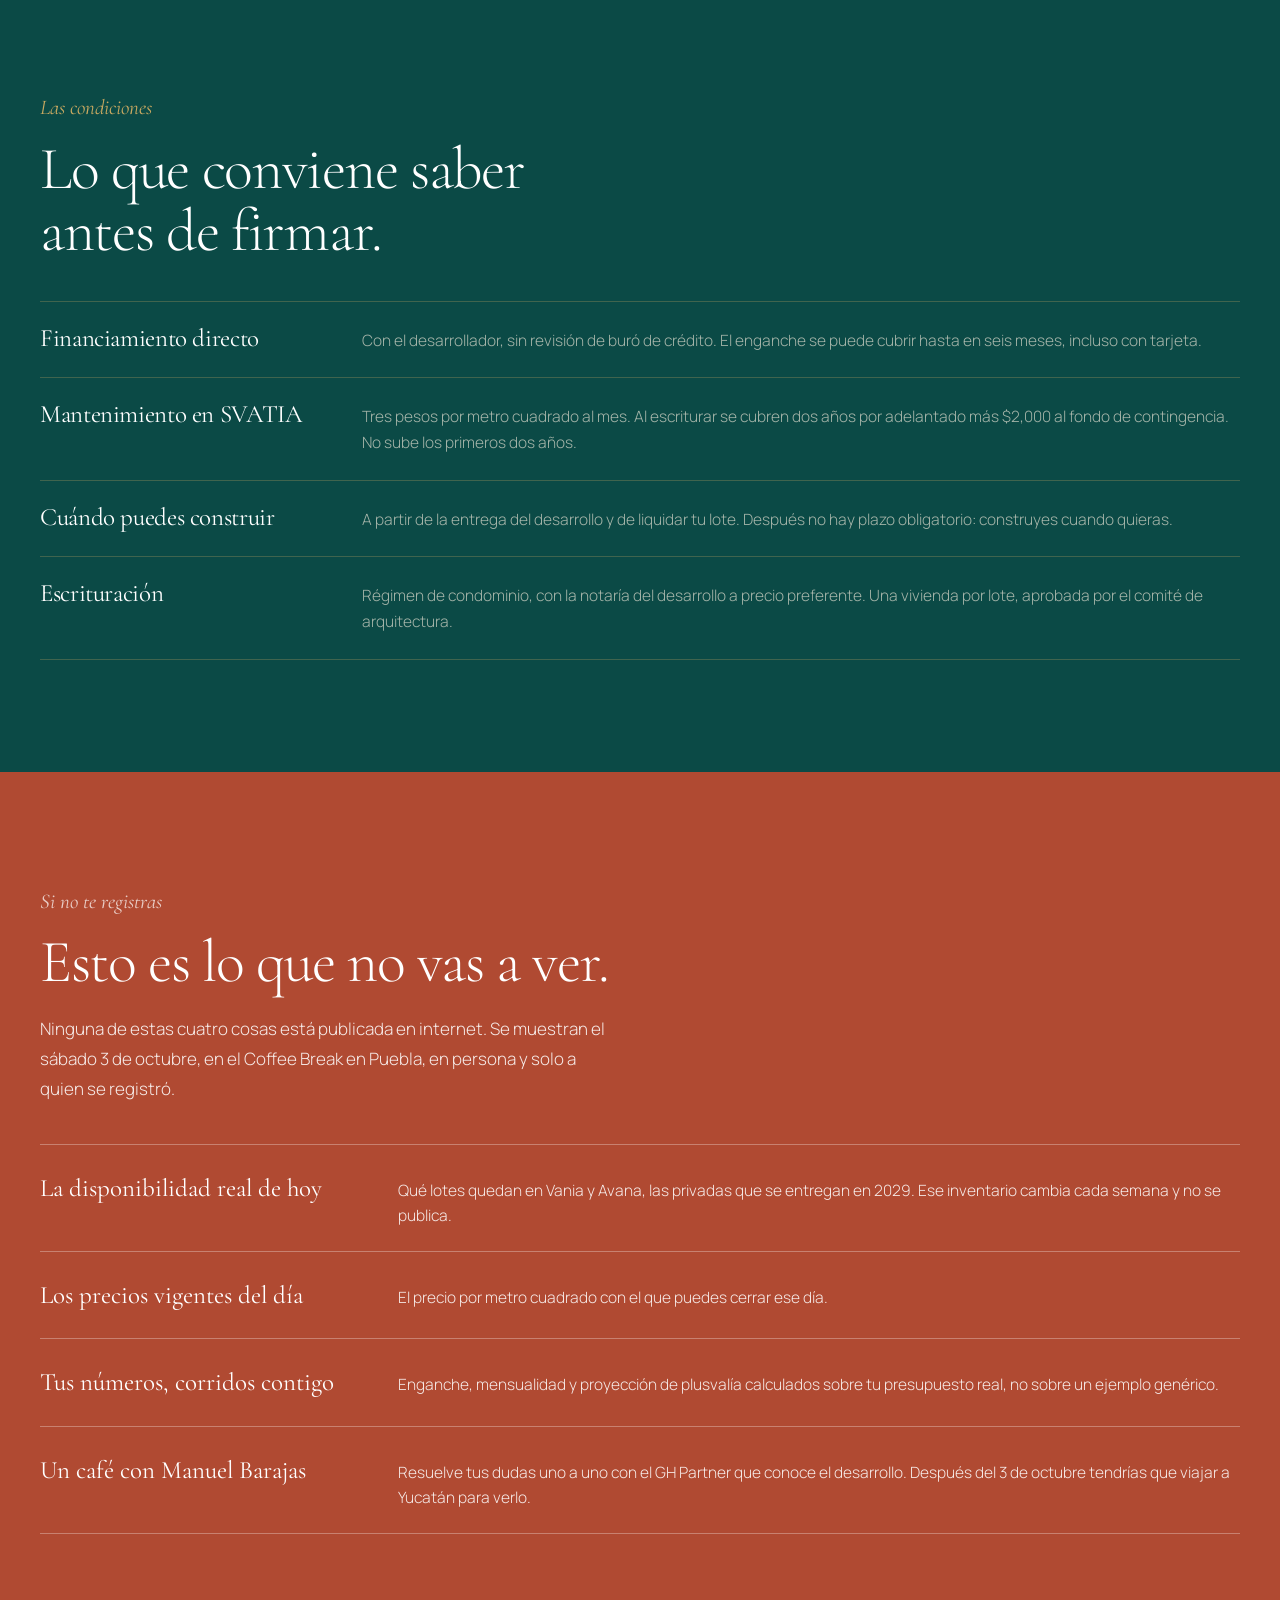
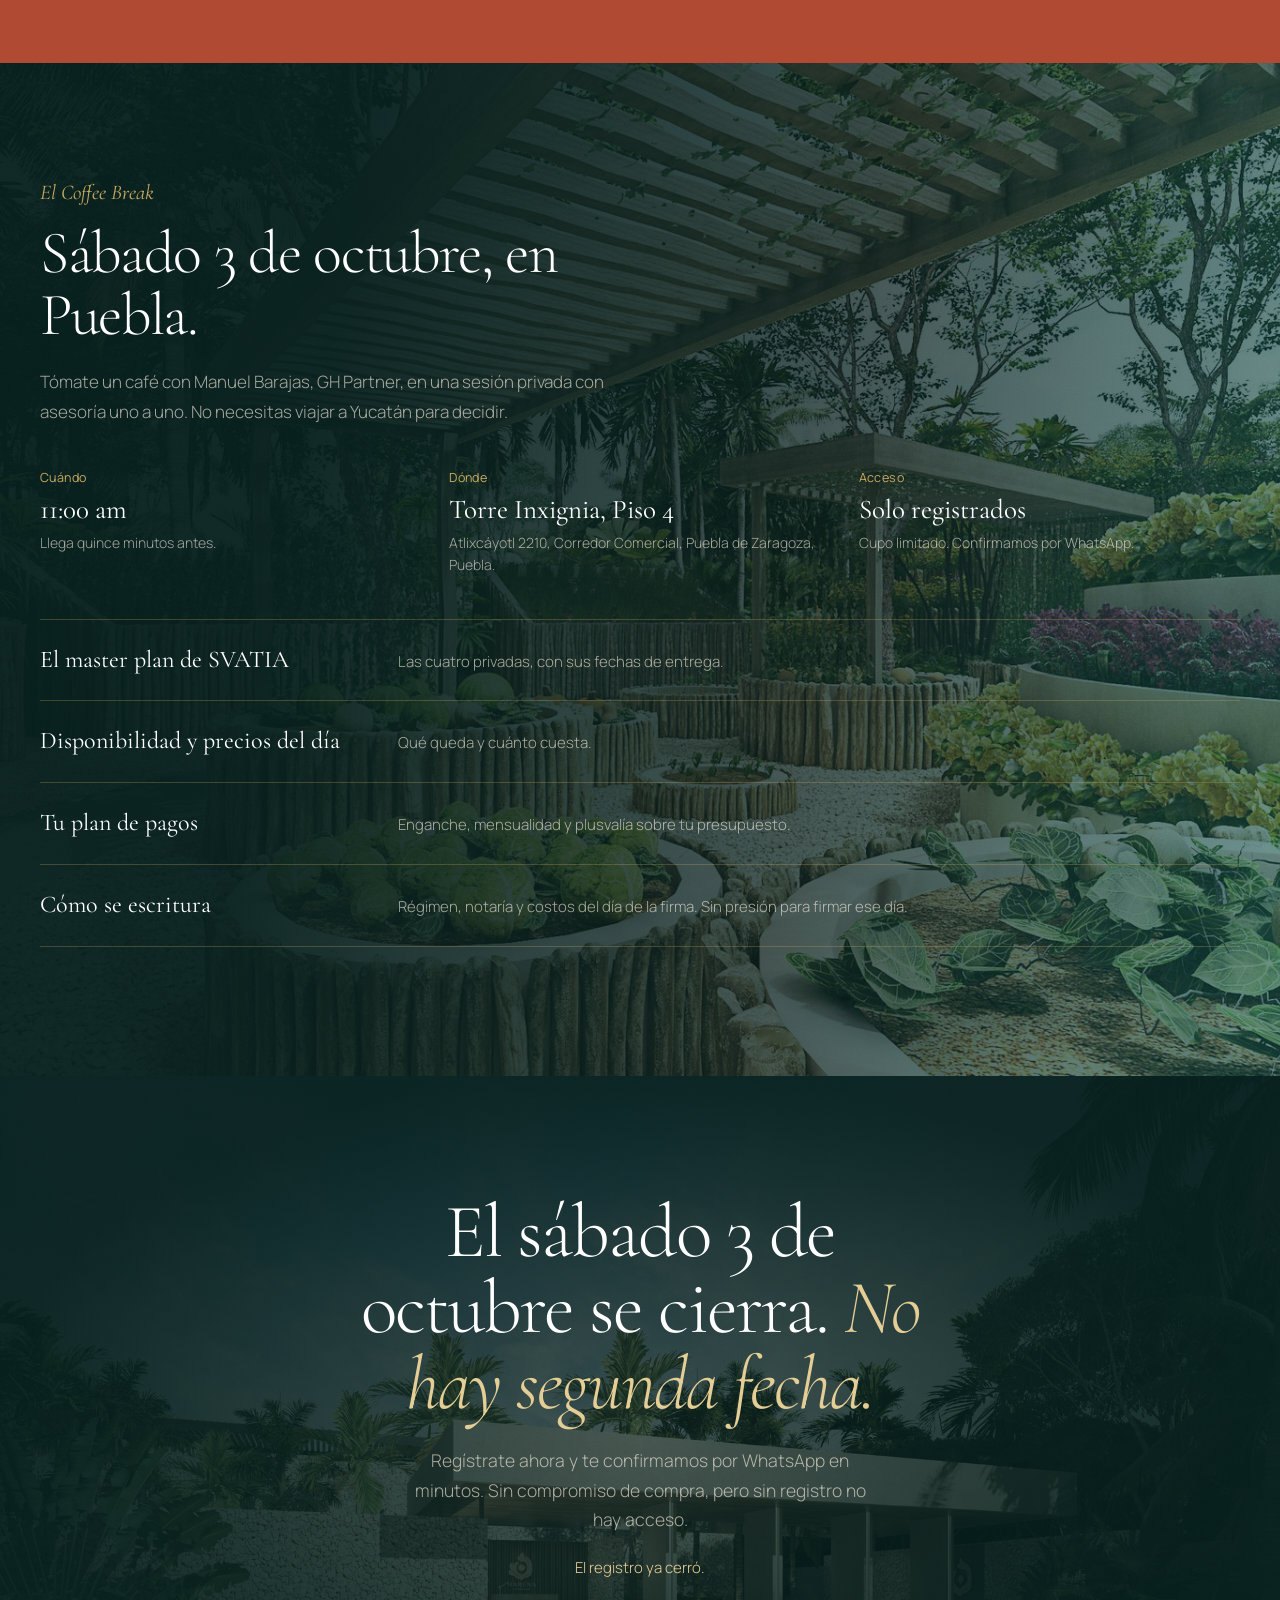
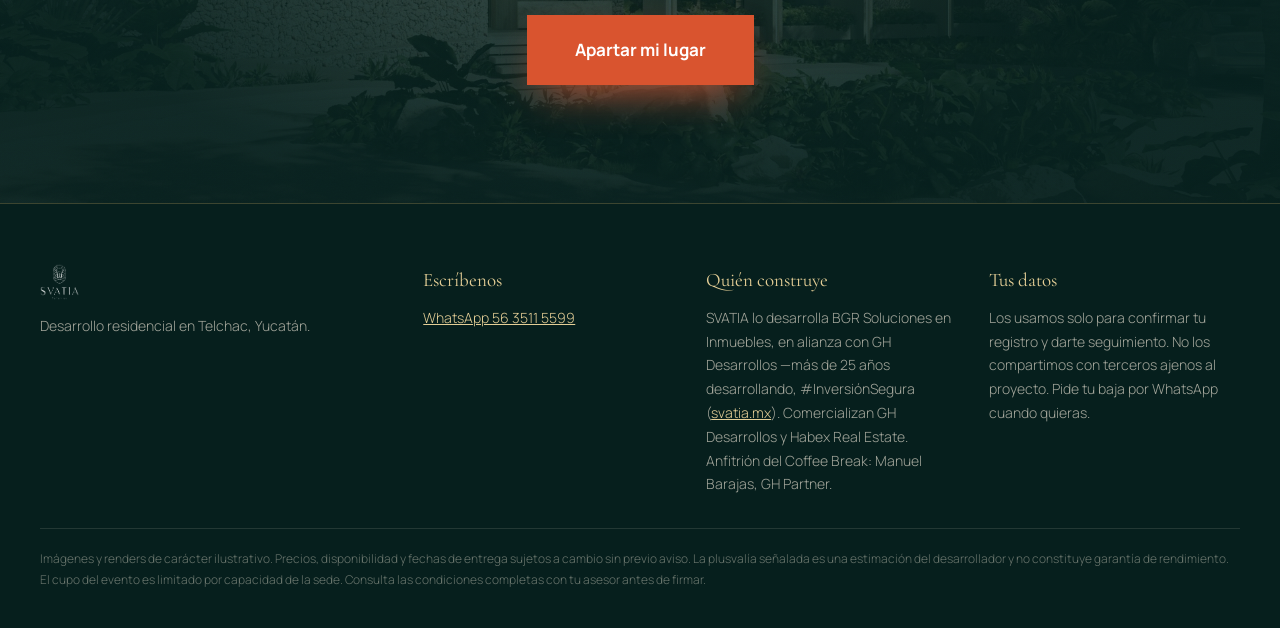
<file: pages/evento-pachuca.html>
<!doctype html>
<html lang="es">
<head>
<meta charset="utf-8">
<meta name="viewport" content="width=device-width,initial-scale=1">
<!-- La landing del evento se movio a evento-puebla.html (Coffee Break SVATIA,
     Puebla, 3 de octubre 2026). Esta pagina solo redirige para no romper los
     links viejos ya compartidos en anuncios y WhatsApp; conserva ?utm_* y #hash. -->
<title>Coffee Break SVATIA — Puebla</title>
<meta name="robots" content="noindex">
<link rel="canonical" href="evento-puebla.html">
<meta http-equiv="refresh" content="0; url=evento-puebla.html">
<script>location.replace('evento-puebla.html' + location.search + location.hash);</script>
</head>
<body>
<p><a href="evento-puebla.html">Ir al registro del Coffee Break SVATIA en Puebla</a></p>
</body>
</html>
</file>
<file: assets/css/styles.css>
/* ============================================================
   HABEX RE — Sistema de diseño "Luxury Natural"
   Tokens + componentes. Sin dependencias / sin build.
   ============================================================ */
:root{
  --negro:#0F0E0C; --carbon:#1A1714; --carbon2:#211D18;
  --dorado:#C2A24C; --dorado-claro:#E4CD8F; --dorado-oscuro:#9A7C32;
  --arena:#E7DCC6; --beige:#D9C9A8; --crema:#F5EFE3; --blanco:#FAF6EE;
  --terracota:#B0734E; --verde:#34433A; --olivo:#5A6650;
  --texto:#2A2520; --texto2:#6B6358;
  --linea:rgba(42,37,32,.10);
  --serif:'Cormorant Garamond',Georgia,serif;
  --sans:'Montserrat',-apple-system,Helvetica,Arial,sans-serif;
  --wrap:1180px; --ease:cubic-bezier(.22,.61,.36,1);
}
*{margin:0;padding:0;box-sizing:border-box}
html{scroll-behavior:smooth}
body{font-family:var(--sans);color:var(--texto);background:var(--blanco);line-height:1.7;font-weight:300;overflow-x:hidden}
img{max-width:100%;display:block}
a{color:inherit;text-decoration:none}
h1,h2,h3,h4{font-family:var(--serif);font-weight:400;line-height:1.08;letter-spacing:.01em}
.wrap{max-width:var(--wrap);margin:0 auto;padding:0 32px}
.eyebrow{font-size:.72rem;font-weight:500;letter-spacing:.3em;text-transform:uppercase;color:var(--dorado-oscuro)}
section{position:relative}
.sec{padding:104px 0}
.sec-head{max-width:720px;margin:0 auto 56px;text-align:center}
.sec-head h2{font-size:clamp(2rem,4.4vw,3.2rem);margin-top:14px}
.sec-head p{color:var(--texto2);margin-top:16px}

/* ---------- Botones ---------- */
.btn{display:inline-flex;align-items:center;gap:10px;font-size:.74rem;font-weight:500;letter-spacing:.18em;text-transform:uppercase;padding:16px 34px;cursor:pointer;border:none;transition:all .3s var(--ease)}
.btn-gold{background:var(--dorado);color:var(--negro)}
.btn-gold:hover{background:var(--dorado-claro);transform:translateY(-2px)}
.btn-ghost{background:transparent;color:var(--negro);border:1px solid currentColor}
.btn-ghost:hover{background:var(--negro);color:var(--crema)}
.btn-ghost-light{background:transparent;color:var(--crema);border:1px solid rgba(245,239,227,.5)}
.btn-ghost-light:hover{background:var(--crema);color:var(--negro)}

/* ---------- Header / Nav ---------- */
.nav{position:fixed;top:0;left:0;width:100%;z-index:50;display:flex;align-items:center;justify-content:space-between;padding:18px 32px;transition:all .4s var(--ease)}
.nav.scrolled{background:rgba(15,14,12,.92);backdrop-filter:blur(8px);padding:12px 32px;box-shadow:0 1px 0 rgba(194,162,76,.25)}
.nav .brand{display:flex;align-items:center;gap:12px;color:var(--crema)}
.nav .brand img{width:44px;height:44px;border-radius:50%}
.nav .brand b{font-family:var(--serif);font-size:1.25rem;letter-spacing:.04em}
.nav .brand span{font-size:.58rem;letter-spacing:.34em;text-transform:uppercase;color:var(--dorado);display:block;margin-top:-2px}
.nav ul{display:flex;gap:30px;list-style:none}
.nav ul a{color:var(--crema);font-size:.74rem;letter-spacing:.14em;text-transform:uppercase;font-weight:400;opacity:.85;transition:opacity .25s, color .25s}
.nav ul a:hover{opacity:1;color:var(--dorado-claro)}
.nav .tools{display:flex;align-items:center;gap:18px}
.lang{display:flex;gap:4px;font-size:.7rem;letter-spacing:.1em;color:var(--crema)}
.lang button{background:none;border:none;color:rgba(245,239,227,.5);cursor:pointer;font:inherit;padding:2px 4px}
.lang button.active{color:var(--dorado);font-weight:600}
.nav-toggle{display:none;background:none;border:none;color:var(--crema);font-size:1.6rem;cursor:pointer}

/* ---------- Hero ---------- */
.hero{min-height:100vh;display:flex;align-items:center;color:var(--crema);position:relative;background:var(--negro);overflow:hidden}
.hero .bg{position:absolute;inset:0;background-size:cover;background-position:center;opacity:.55}
.hero::after{content:"";position:absolute;inset:0;background:linear-gradient(to top,rgba(15,14,12,.92),rgba(15,14,12,.35) 55%,rgba(15,14,12,.6))}
.hero .wrap{position:relative;z-index:3}
.hero .logo-xl{width:96px;height:96px;border-radius:50%;margin-bottom:28px;box-shadow:0 0 0 1px rgba(194,162,76,.4)}
.hero h1{font-size:clamp(2.8rem,7vw,5.8rem);font-weight:300;color:var(--blanco);max-width:14ch}
.hero h1 em{color:var(--dorado);font-style:italic}
.hero p{margin-top:22px;max-width:520px;font-size:1.02rem;color:rgba(245,239,227,.8)}
.hero .cta-row{margin-top:40px;display:flex;gap:16px;flex-wrap:wrap}
.scroll-hint{position:absolute;bottom:30px;left:50%;transform:translateX(-50%);z-index:3;color:rgba(245,239,227,.6);font-size:.66rem;letter-spacing:.3em;text-transform:uppercase;animation:bob 2.4s infinite}
@keyframes bob{0%,100%{transform:translate(-50%,0)}50%{transform:translate(-50%,8px)}}

/* ---------- Eventos ---------- */
.sec-events{background:var(--crema)}
.event{display:grid;grid-template-columns:1.1fr 1fr;gap:0;background:var(--blanco);border:1px solid var(--linea);overflow:hidden;max-width:920px;margin:0 auto}
.event .img{min-height:300px;background:linear-gradient(150deg,#34433a,#1a1714);position:relative}
.event .img .date{position:absolute;top:20px;left:20px;background:var(--dorado);color:var(--negro);padding:10px 16px;text-align:center;font-weight:600}
.event .img .date b{display:block;font-family:var(--serif);font-size:1.8rem;line-height:1}
.event .body{padding:44px}
.event .body .tag{color:var(--dorado-oscuro);font-size:.7rem;letter-spacing:.2em;text-transform:uppercase;font-weight:500}
.event .body h3{font-size:2rem;margin:10px 0 8px}
.event .body .where{color:var(--texto2);font-size:.9rem;margin-bottom:18px}

/* ---------- ¿Qué buscas? ---------- */
.cats{display:grid;grid-template-columns:repeat(4,1fr);gap:18px}
.cat{position:relative;aspect-ratio:3/4;color:var(--crema);overflow:hidden;display:flex;flex-direction:column;justify-content:flex-end;padding:26px;cursor:pointer;transition:transform .5s var(--ease)}
.cat .c-bg{position:absolute;inset:0;background-size:cover;background-position:center;transition:transform .8s var(--ease)}
.cat::after{content:"";position:absolute;inset:0;background:linear-gradient(transparent 30%,rgba(15,14,12,.9))}
.cat:hover{transform:translateY(-8px)}
.cat:hover .c-bg{transform:scale(1.08)}
.cat .num,.cat h3,.cat .go{position:relative;z-index:2}
.cat .num{font-family:var(--serif);font-style:italic;color:var(--dorado);font-size:1.1rem}
.cat h3{font-size:1.4rem;margin-top:4px;color:var(--blanco)}
.cat .go{font-size:.66rem;letter-spacing:.2em;text-transform:uppercase;color:var(--dorado-claro);margin-top:12px;opacity:0;transform:translateY(8px);transition:all .4s var(--ease)}
.cat:hover .go{opacity:1;transform:translateY(0)}
.cat-fallback-1{background:linear-gradient(160deg,#3a4a3c,#1a1714)}
.cat-fallback-2{background:linear-gradient(160deg,#7a6a44,#1a1714)}
.cat-fallback-3{background:linear-gradient(160deg,#9a6b48,#1a1714)}
.cat-fallback-4{background:linear-gradient(160deg,#4a5240,#1a1714)}

/* ---------- Catálogo ---------- */
.sec-catalog{background:var(--arena)}
.dev-grid{display:grid;grid-template-columns:repeat(3,1fr);gap:26px}
.devcard{background:var(--blanco);border:1px solid var(--linea);overflow:hidden;transition:transform .4s var(--ease),box-shadow .4s var(--ease)}
.devcard:hover{transform:translateY(-6px);box-shadow:0 18px 40px rgba(15,14,12,.14)}
.devcard .img{height:220px;background-size:cover;background-position:center;background-color:var(--carbon);position:relative}
.devcard .img .pill{position:absolute;top:14px;left:14px;background:rgba(15,14,12,.72);color:var(--dorado-claro);font-size:.6rem;letter-spacing:.16em;text-transform:uppercase;padding:6px 12px;font-weight:500}
.devcard .body{padding:24px 26px}
.devcard h3{font-size:1.6rem}
.devcard .loc{font-size:.7rem;letter-spacing:.16em;text-transform:uppercase;color:var(--dorado-oscuro);margin:4px 0 12px;font-weight:500}
.devcard .desc{font-size:.9rem;color:var(--texto2);min-height:48px}
.devcard .row{display:flex;justify-content:space-between;align-items:center;border-top:1px solid var(--linea);padding-top:14px;margin-top:16px;font-size:.84rem}
.devcard .row .more{color:var(--dorado-oscuro);font-weight:500;letter-spacing:.06em}

/* ---------- Quiénes somos ---------- */
.sec-about{background:var(--negro);color:var(--crema)}
.sec-about .sec-head h2,.sec-about .sec-head{color:var(--crema)}
.about-grid{display:grid;grid-template-columns:repeat(3,1fr);gap:24px;margin-top:40px}
.about-grid .item{border-top:1px solid rgba(194,162,76,.4);padding-top:20px}
.about-grid .item h3{color:var(--dorado-claro);font-size:1.4rem;margin-bottom:8px}
.about-grid .item p{color:rgba(245,239,227,.75);font-size:.92rem}
.stats{display:flex;gap:56px;justify-content:center;margin-top:8px;flex-wrap:wrap}
.stats .s b{font-family:var(--serif);font-style:italic;color:var(--dorado);font-size:3rem;display:block;line-height:1}
.stats .s span{font-size:.72rem;letter-spacing:.2em;text-transform:uppercase;color:rgba(245,239,227,.6)}

/* ---------- Contacto ---------- */
.sec-contact{background:var(--crema)}
.contact-grid{display:grid;grid-template-columns:1fr 1fr;gap:48px;max-width:980px;margin:0 auto}
.form label{display:block;font-size:.68rem;letter-spacing:.16em;text-transform:uppercase;color:var(--texto2);margin:16px 0 6px;font-weight:500}
.form input,.form textarea{width:100%;border:1px solid var(--linea);background:var(--blanco);padding:13px 16px;font:inherit;font-size:.92rem;color:var(--texto);transition:border-color .25s}
.form input:focus,.form textarea:focus{outline:none;border-color:var(--dorado);box-shadow:0 0 0 3px rgba(194,162,76,.18)}
.form input.invalid,.form textarea.invalid{border-color:var(--terracota);background:rgba(176,115,78,.05)}
.form-msg{margin-top:18px;padding:14px 18px;font-size:.9rem;line-height:1.5}
.form-msg.ok{background:rgba(52,67,58,.1);border-left:3px solid var(--verde);color:var(--texto)}
.form-msg.error{background:rgba(176,115,78,.1);border-left:3px solid var(--terracota);color:var(--texto)}
.contact-info .line{display:flex;gap:14px;align-items:flex-start;padding:16px 0;border-bottom:1px solid var(--linea)}
.contact-info .line .k{font-size:.68rem;letter-spacing:.16em;text-transform:uppercase;color:var(--dorado-oscuro);font-weight:500;min-width:90px}

/* ---------- Colaboración ---------- */
.sec-collab{background:var(--negro);color:var(--crema);text-align:center;position:relative;overflow:hidden}
.sec-collab::before{content:"";position:absolute;inset:0;background:radial-gradient(circle at 50% 0,rgba(194,162,76,.18),transparent 60%)}
.sec-collab>.wrap{position:relative;z-index:2}
.sec-collab h2{font-size:clamp(1.9rem,4vw,3rem);color:var(--blanco);max-width:780px;margin:14px auto 16px}
.sec-collab p{color:rgba(245,239,227,.72);max-width:560px;margin:0 auto 30px}

/* ---------- Footer ---------- */
.footer{background:var(--carbon);color:rgba(245,239,227,.6);padding:56px 0 32px}
.footer .top{display:flex;justify-content:space-between;gap:30px;flex-wrap:wrap;border-bottom:1px solid rgba(245,239,227,.12);padding-bottom:28px}
.footer .brand b{font-family:var(--serif);color:var(--dorado);font-size:1.4rem}
.footer a:hover{color:var(--dorado-claro)}
.footer .legal{margin-top:24px;font-size:.74rem;letter-spacing:.04em}
.footer .social{display:flex;gap:12px;margin-top:18px}
.footer .social a{display:inline-flex;align-items:center;justify-content:center;width:40px;height:40px;border:1px solid rgba(245,239,227,.2);border-radius:50%;color:rgba(245,239,227,.7);transition:border-color .25s var(--ease),color .25s var(--ease),transform .25s var(--ease)}
.footer .social a:hover{border-color:var(--dorado);color:var(--dorado);transform:translateY(-2px)}
.footer .social svg{width:17px;height:17px;fill:currentColor}

/* ---------- WhatsApp flotante ---------- */
.wa-float{position:fixed;right:22px;bottom:22px;z-index:60;display:flex;align-items:center;gap:10px;background:#1f7a52;color:#fff;padding:14px 20px;border-radius:50px;font-size:.8rem;font-weight:500;letter-spacing:.04em;box-shadow:0 10px 30px rgba(31,122,82,.4);transition:transform .3s var(--ease)}
.wa-float:hover{transform:scale(1.05)}
.wa-float svg{width:22px;height:22px;fill:#fff}

/* ---------- Scroll reveal ---------- */
.reveal{opacity:0;transform:translateY(28px);transition:opacity .9s var(--ease),transform .9s var(--ease)}
.reveal.in{opacity:1;transform:none}

/* ---------- i18n ---------- */
[data-en]{}

/* ---------- Responsive ---------- */
@media(max-width:980px){
  .dev-grid,.about-grid{grid-template-columns:repeat(2,1fr)}
  .cats{grid-template-columns:repeat(2,1fr)}
  .event,.contact-grid{grid-template-columns:1fr}
  .event .img{min-height:220px}
}
@media(max-width:880px){
  .nav ul{display:none}
  .nav.open ul{display:flex;position:absolute;top:100%;left:0;width:100%;flex-direction:column;background:rgba(15,14,12,.97);padding:20px 32px;gap:18px}
  .nav-toggle{display:block}
}
@media(max-width:720px){
  .dev-grid,.about-grid,.cats{grid-template-columns:1fr}
  .sec{padding:72px 0}
  .stats{gap:32px}
}
@media(prefers-reduced-motion:reduce){
  *{animation:none!important;transition:none!important}
  .reveal{opacity:1;transform:none}
  .reveal-l,.reveal-r,.reveal-scale{opacity:1!important;transform:none!important}
}

/* ============================================================
   FASE A — Capa editorial "Luxury Natural" + componentes de ficha
   (aditivo; eleva el sistema sin romper lo existente)
   ============================================================ */
:root{
  /* Escala de elevación consistente */
  --sh-1:0 2px 8px rgba(15,14,12,.06);
  --sh-2:0 14px 34px rgba(15,14,12,.12);
  --sh-3:0 28px 70px rgba(15,14,12,.20);
  /* Acentos de oro */
  --oro-grad:linear-gradient(120deg,var(--dorado-oscuro),var(--dorado-claro) 55%,var(--dorado));
  --oro-line:linear-gradient(90deg,transparent,var(--dorado) 50%,transparent);
  /* Ritmo vertical editorial */
  --gap-sec:clamp(80px,10vw,140px);
}

/* ---------- Skip link (accesibilidad) ---------- */
.skip-link{position:fixed;left:12px;top:-60px;z-index:200;background:var(--dorado);color:var(--negro);padding:12px 20px;font-size:.78rem;font-weight:600;letter-spacing:.06em;transition:top .2s var(--ease)}
.skip-link:focus{top:12px;outline:2px solid var(--negro);outline-offset:2px}

/* ---------- Tipografía editorial ---------- */
.display{font-family:var(--serif);font-weight:300;line-height:.98;letter-spacing:-.02em;font-size:clamp(2.8rem,8vw,7rem)}
.display em{font-style:italic;color:var(--dorado)}
.lead{font-size:clamp(1.02rem,1.6vw,1.22rem);line-height:1.75;color:var(--texto2);font-weight:300}
.index-num{font-family:var(--serif);font-style:italic;color:rgba(194,162,76,.32);font-size:clamp(3rem,7vw,5.5rem);line-height:1;display:block}

/* Cabecera de sección con filete de oro */
.sec-head .eyebrow{display:inline-flex;align-items:center;gap:14px}
.sec-head .eyebrow::before,.sec-head .eyebrow::after{content:"";width:30px;height:1px;background:var(--dorado);opacity:.55}
.sec-head.left{text-align:left;margin-left:0}

/* ---------- Botones: micro-interacción de brillo ---------- */
.btn{position:relative;overflow:hidden}
.btn::after{content:"";position:absolute;top:0;left:-120%;width:60%;height:100%;background:linear-gradient(100deg,transparent,rgba(255,255,255,.28),transparent);transform:skewX(-18deg);transition:left .6s var(--ease)}
.btn:hover::after{left:140%}
.btn:focus-visible{outline:2px solid var(--dorado);outline-offset:3px}
a:focus-visible,button:focus-visible{outline:2px solid var(--dorado);outline-offset:3px}

/* ---------- Reveal: variantes y escalonado ---------- */
.reveal-l{opacity:0;transform:translateX(-34px);transition:opacity .9s var(--ease),transform .9s var(--ease)}
.reveal-r{opacity:0;transform:translateX(34px);transition:opacity .9s var(--ease),transform .9s var(--ease)}
.reveal-scale{opacity:0;transform:scale(.94);transition:opacity .9s var(--ease),transform .9s var(--ease)}
.reveal-l.in,.reveal-r.in,.reveal-scale.in{opacity:1;transform:none}
.stagger>.reveal,.stagger>.reveal-l,.stagger>.reveal-r,.stagger>.reveal-scale{transition-delay:calc(var(--i,0)*90ms)}

/* Elevar tarjetas del catálogo con la nueva escala de sombra */
.devcard{box-shadow:var(--sh-1)}
.devcard:hover{box-shadow:var(--sh-3)}
.devcard .img{transition:transform .8s var(--ease)}
.devcard:hover .img{transform:scale(1.05)}
.devcard .img{will-change:transform}
/* Animación al filtrar el catálogo (¿Qué buscas?) */
@keyframes cardIn{from{opacity:0;transform:translateY(16px)}to{opacity:1;transform:none}}
.devcard.filter-in{animation:cardIn .5s var(--ease) both}

/* ============================================================
   Componentes de FICHA DE DESARROLLO (reutilizables)
   ============================================================ */

/* Hero de ficha */
.dp-hero{min-height:78vh;display:flex;align-items:flex-end;color:var(--crema);position:relative;background:var(--negro);overflow:hidden}
.dp-hero .bg{position:absolute;inset:0;background-size:cover;background-position:center;opacity:.6;transform:scale(1.04)}
.dp-hero::after{content:"";position:absolute;inset:0;background:linear-gradient(to top,rgba(15,14,12,.94),rgba(15,14,12,.25) 60%,rgba(15,14,12,.5))}
.dp-hero .wrap{position:relative;z-index:3;padding-bottom:clamp(40px,6vw,72px)}
.dp-hero h1{font-size:clamp(2.6rem,6.5vw,5rem);color:var(--blanco);font-weight:300;letter-spacing:-.02em;max-width:16ch}
.dp-hero .sub{margin-top:16px;max-width:560px;color:rgba(245,239,227,.82);font-size:1.02rem}
.breadcrumb{font-size:.7rem;letter-spacing:.18em;text-transform:uppercase;color:var(--dorado-claro);margin-bottom:18px;display:flex;gap:8px;align-items:center}
.breadcrumb a:hover{color:var(--blanco)}

/* Barra CTA sticky */
.sticky-cta{position:fixed;top:0;left:0;width:100%;z-index:40;background:rgba(15,14,12,.94);backdrop-filter:blur(10px);border-bottom:1px solid rgba(194,162,76,.28);color:var(--crema);transform:translateY(-100%);transition:transform .4s var(--ease)}
.sticky-cta.show{transform:none}
/* En fichas conviven nav fijo + barra sticky: desplaza la barra bajo el nav */
body.dp .sticky-cta.show{transform:translateY(64px)}
/* Fichas: nav siempre con fondo oscuro para contraste de los links crema */
body.dp .nav{background:rgba(15,14,12,.92);backdrop-filter:blur(8px);box-shadow:0 1px 0 rgba(194,162,76,.25)}
.sticky-cta .bar{display:flex;align-items:center;justify-content:space-between;gap:20px;padding:14px 32px;max-width:var(--wrap);margin:0 auto}
.sticky-cta .meta b{font-family:var(--serif);font-size:1.15rem;color:var(--blanco);display:block;line-height:1.1}
.sticky-cta .meta span{font-size:.72rem;letter-spacing:.14em;text-transform:uppercase;color:var(--dorado-claro)}
.sticky-cta .acts{display:flex;gap:12px;flex-shrink:0}

/* Galería + lightbox (CSS :target, sin JS) */
.gallery{display:grid;grid-template-columns:repeat(4,1fr);grid-auto-rows:200px;gap:14px}
.gallery a{position:relative;overflow:hidden;background:var(--carbon)}
.gallery a img{width:100%;height:100%;object-fit:cover;transition:transform .7s var(--ease)}
.gallery a:hover img{transform:scale(1.07)}
.gallery a::after{content:"";position:absolute;inset:0;background:linear-gradient(transparent 60%,rgba(15,14,12,.35));opacity:0;transition:opacity .3s}
.gallery a:hover::after{opacity:1}
.gallery .g-wide{grid-column:span 2}
.gallery .g-tall{grid-row:span 2}
.gallery .g-big{grid-column:span 2;grid-row:span 2}
.gallery a .g-cap{position:absolute;left:0;right:0;bottom:0;z-index:2;padding:24px 14px 11px;font-size:.72rem;font-weight:500;letter-spacing:.03em;color:var(--crema);background:linear-gradient(transparent,rgba(15,14,12,.8));pointer-events:none;transform:translateY(8px);opacity:0;transition:opacity .35s var(--ease),transform .35s var(--ease)}
.gallery a:hover .g-cap{opacity:1;transform:none}
@media(hover:none){.gallery a .g-cap{opacity:1;transform:none}}
.lightbox{position:fixed;inset:0;z-index:200;background:rgba(10,9,8,.94);display:flex;align-items:center;justify-content:center;opacity:0;pointer-events:none;transition:opacity .35s var(--ease);padding:32px}
.lightbox:target{opacity:1;pointer-events:auto}
.lightbox img{max-width:92vw;max-height:88vh;object-fit:contain;box-shadow:var(--sh-3)}
.lightbox .close{position:absolute;top:26px;right:32px;color:var(--crema);font-size:2rem;line-height:1;width:48px;height:48px;display:flex;align-items:center;justify-content:center}

/* Facts / cifras clave */
.facts{display:grid;grid-template-columns:repeat(4,1fr);gap:24px}
.fact{border-top:1px solid var(--linea);padding-top:18px}
.fact b{font-family:var(--serif);font-size:clamp(1.8rem,3vw,2.4rem);display:block;color:var(--dorado-oscuro);line-height:1;font-variant-numeric:tabular-nums}
.fact span{font-size:.72rem;letter-spacing:.12em;text-transform:uppercase;color:var(--texto2);margin-top:8px;display:block}

/* Tarjeta de precio + financiamiento */
.price-card{background:var(--negro);color:var(--crema);padding:clamp(28px,4vw,44px);position:relative;overflow:hidden}
.price-card::before{content:"";position:absolute;inset:0;background:radial-gradient(circle at 80% 0,rgba(194,162,76,.16),transparent 55%)}
.price-card>*{position:relative;z-index:2}
.price-card .tag{font-size:.7rem;letter-spacing:.2em;text-transform:uppercase;color:var(--dorado-claro)}
.price-card .p{font-family:var(--serif);font-size:clamp(2.4rem,5vw,3.4rem);color:var(--dorado);line-height:1.05;margin:6px 0 4px;font-variant-numeric:tabular-nums}
.price-card .note{color:rgba(245,239,227,.7);font-size:.88rem}
.price-card .plans{margin:22px 0 26px;border-top:1px solid rgba(245,239,227,.14)}
.price-card .plans .pl{display:flex;justify-content:space-between;padding:12px 0;border-bottom:1px solid rgba(245,239,227,.12);font-size:.9rem}
.price-card .plans .pl .k{color:rgba(245,239,227,.62)}
.price-card .plans .pl b{font-weight:500;font-variant-numeric:tabular-nums}

/* Lista de especificaciones */
.specs{list-style:none}
.specs li{display:flex;justify-content:space-between;gap:24px;padding:14px 0;border-bottom:1px solid var(--linea);font-size:.94rem}
.specs li .k{color:var(--texto2)}
.specs li .v{font-weight:500;text-align:right}

/* Avance de obra */
.progress .head{display:flex;justify-content:space-between;align-items:baseline;margin-bottom:10px}
.progress .head .pct{font-family:var(--serif);font-style:italic;color:var(--dorado-oscuro);font-size:1.6rem}
.progress-bar{height:8px;background:var(--arena);border-radius:6px;overflow:hidden}
.progress-bar i{display:block;height:100%;background:var(--oro-grad);border-radius:6px;width:0;transition:width 1.2s var(--ease)}
.progress .stage{font-size:.74rem;letter-spacing:.12em;text-transform:uppercase;color:var(--texto2);margin-top:10px}

/* ROI / plusvalía */
.roi{display:grid;grid-template-columns:repeat(3,1fr);gap:20px}
.roi .r{background:var(--blanco);border:1px solid var(--linea);padding:26px 24px;text-align:center;transition:transform .4s var(--ease),box-shadow .4s var(--ease)}
.roi .r:hover{transform:translateY(-5px);box-shadow:var(--sh-2)}
.roi .r b{font-family:var(--serif);font-style:italic;color:var(--dorado);font-size:2.4rem;display:block;line-height:1;font-variant-numeric:tabular-nums}
.roi .r span{font-size:.74rem;letter-spacing:.12em;text-transform:uppercase;color:var(--texto2);margin-top:10px;display:block}

/* Amenidades en chips */
.amenities{display:flex;flex-wrap:wrap;gap:10px}
.amenities .am{display:inline-flex;align-items:center;gap:8px;border:1px solid var(--linea);padding:10px 16px;font-size:.82rem;color:var(--texto);background:var(--blanco);transition:border-color .25s,color .25s}
.amenities .am:hover{border-color:var(--dorado);color:var(--dorado-oscuro)}
.amenities .am svg{width:15px;height:15px;stroke:var(--dorado-oscuro);fill:none;stroke-width:1.6}

/* Testimonios / prueba social */
.testi-grid{display:grid;grid-template-columns:repeat(3,1fr);gap:20px;margin-top:32px}
.testi{background:var(--blanco);border:1px solid var(--linea);padding:28px 26px;display:flex;flex-direction:column;gap:16px;position:relative;transition:transform .4s var(--ease),box-shadow .4s var(--ease)}
.testi:hover{transform:translateY(-5px);box-shadow:var(--sh-2)}
.testi .stars{color:var(--dorado);letter-spacing:3px;font-size:.95rem}
.testi blockquote{font-family:var(--serif);font-size:1.04rem;line-height:1.5;color:var(--texto);font-style:italic;margin:0}
.testi .who{display:flex;align-items:center;gap:12px;margin-top:auto}
.testi .who .av{width:42px;height:42px;border-radius:50%;background:var(--arena);color:var(--dorado-oscuro);display:flex;align-items:center;justify-content:center;font-weight:600;font-size:.95rem;flex:0 0 auto}
.testi .who b{font-size:.9rem;display:block;line-height:1.2}
.testi .who span{font-size:.76rem;color:var(--texto2)}
.testi .tag{position:absolute;top:12px;right:12px;font-size:.58rem;letter-spacing:.12em;text-transform:uppercase;color:var(--texto2);background:var(--crema);border:1px solid var(--linea);padding:3px 8px}
@media(max-width:860px){.testi-grid{grid-template-columns:1fr}}

/* Ubicación / mapa */
.mapbox{position:relative;height:380px;background:var(--carbon2);overflow:hidden;border:1px solid var(--linea)}
.mapbox iframe{width:100%;height:100%;border:0;filter:grayscale(.3) contrast(1.05)}
.mapbox .pin{position:absolute;inset:0;display:flex;flex-direction:column;align-items:center;justify-content:center;color:var(--crema);background:linear-gradient(160deg,#34433a,#1a1714);text-align:center;gap:10px}
.mapbox .pin svg{width:34px;height:34px;stroke:var(--dorado);fill:none;stroke-width:1.5}

/* Galería / media en preparación (desarrollos sin imágenes aún) */
.media-soon{min-height:320px;display:flex;flex-direction:column;align-items:center;justify-content:center;gap:16px;text-align:center;background:linear-gradient(160deg,var(--verde),var(--carbon));color:var(--crema);border:1px solid var(--linea);padding:48px 32px}
.media-soon svg{width:40px;height:40px;stroke:var(--dorado);fill:none;stroke-width:1.3}
.media-soon h3{color:var(--blanco);font-size:1.6rem}
.media-soon p{color:rgba(245,239,227,.78);max-width:440px;font-size:.92rem}

/* Tabla de modelos (departamentos) */
.models{width:100%;border-collapse:collapse;font-size:.92rem}
.models th,.models td{text-align:left;padding:13px 14px;border-bottom:1px solid var(--linea)}
.models th{font-size:.68rem;letter-spacing:.14em;text-transform:uppercase;color:var(--texto2);font-weight:500}
.models td:last-child,.models th:last-child{text-align:right;font-variant-numeric:tabular-nums}
.models tr:hover td{background:rgba(194,162,76,.06)}

/* Layout de dos columnas para ficha */
.dp-two{display:grid;grid-template-columns:1.5fr 1fr;gap:clamp(32px,5vw,64px);align-items:start}
.dp-aside{position:sticky;top:90px}

/* Cinta de cierre CTA */
.dp-cta{background:var(--negro);color:var(--crema);text-align:center;position:relative;overflow:hidden}
.dp-cta::before{content:"";position:absolute;inset:0;background:radial-gradient(circle at 50% 120%,rgba(194,162,76,.2),transparent 60%)}
.dp-cta>.wrap{position:relative;z-index:2}

/* ---------- Responsive de componentes de ficha ---------- */
@media(max-width:980px){
  .dp-two{grid-template-columns:1fr}
  .dp-aside{position:static}
  .roi{grid-template-columns:repeat(3,1fr)}
}
@media(max-width:720px){
  .gallery{grid-template-columns:repeat(2,1fr);grid-auto-rows:150px}
  .gallery .g-big,.gallery .g-wide{grid-column:span 2}
  .gallery .g-big{grid-row:span 1}
  .facts{grid-template-columns:repeat(2,1fr)}
  .roi{grid-template-columns:1fr}
  .sticky-cta .meta span{display:none}
  .sticky-cta .bar{padding:12px 20px}
  .sticky-cta .acts .btn-ghost-light{display:none}
  .sticky-cta .meta b{white-space:nowrap;overflow:hidden;text-overflow:ellipsis;max-width:50vw}
}

/* ============================================================
   EXPLORA GRAN KANAN — galería premium por secciones
   Tarjetas → submenús (privadas / membresías) → lightbox
   ============================================================ */
.explora{background:var(--blanco)}
.xp-grid{display:grid;grid-template-columns:repeat(3,1fr);gap:22px}

/* --- Tarjeta principal tipo portada --- */
.xp-card{position:relative;display:flex;flex-direction:column;justify-content:flex-end;
  --xpad:clamp(24px,3vw,34px);
  min-height:clamp(380px,44vw,520px);padding:var(--xpad);
  color:var(--crema);overflow:hidden;cursor:pointer;text-align:left;width:100%;
  font:inherit;border:1px solid rgba(194,162,76,.28);background:var(--carbon);
  box-shadow:var(--sh-1);transition:transform .4s var(--ease),box-shadow .4s var(--ease)}
.xp-card:hover,.xp-card:focus-visible{transform:translateY(-6px);box-shadow:var(--sh-3);outline:none}
.xp-card:focus-visible{box-shadow:var(--sh-3),0 0 0 3px rgba(194,162,76,.5)}
.xp-card .xp-cover{position:absolute;inset:0;z-index:0;background-size:cover;background-position:center;
  background-image:var(--oro-grad);transition:transform .9s var(--ease);will-change:transform}
.xp-card:hover .xp-cover{transform:scale(1.06)}
.xp-card::after{content:"";position:absolute;inset:0;z-index:1;
  background:linear-gradient(transparent 28%,rgba(15,14,12,.55) 68%,rgba(15,14,12,.9));
  transition:background .4s var(--ease)}
.xp-card:hover::after{background:linear-gradient(transparent 18%,rgba(15,14,12,.6) 62%,rgba(15,14,12,.94))}
.xp-card>*{position:relative;z-index:2}
.xp-card .xp-ey{font-size:.64rem;letter-spacing:.26em;text-transform:uppercase;color:var(--dorado-claro);margin-bottom:10px}
.xp-card h3{font-family:var(--serif);font-size:clamp(1.55rem,2.4vw,2.05rem);color:#fff;line-height:1.1}
.xp-card .xp-sub{font-family:var(--serif);font-style:italic;color:var(--dorado-claro);font-size:1.05rem;margin-top:5px}
.xp-card p{font-size:.88rem;color:rgba(245,239,227,.82);margin:13px 0 20px;max-width:42ch;line-height:1.6}
.xp-card .xp-go{align-self:flex-start;display:inline-flex;align-items:center;gap:9px;
  border:1px solid var(--dorado);color:var(--dorado-claro);background:transparent;
  padding:11px 20px;font-size:.7rem;letter-spacing:.16em;text-transform:uppercase;font-weight:500;
  transition:background .3s var(--ease),color .3s var(--ease),gap .3s var(--ease)}
.xp-card:hover .xp-go,.xp-card:focus-visible .xp-go{background:var(--dorado);color:var(--negro);gap:13px}
.xp-card .xp-go svg{width:15px;height:15px;stroke:currentColor;fill:none;stroke-width:2}
.xp-card .xp-badge{position:absolute;top:0;right:0;z-index:3;
  background:var(--oro-grad);color:var(--negro);font-size:.6rem;font-weight:700;
  letter-spacing:.16em;text-transform:uppercase;padding:8px 14px;box-shadow:0 6px 18px rgba(15,14,12,.4)}
/* Panel/scrim de legibilidad detrás del texto — sangra a los bordes de la tarjeta
   y cubre también el eyebrow; garantiza contraste >=4.5:1 sobre la foto. */
.xp-card .xp-body{position:relative;display:flex;flex-direction:column;
  margin:0 calc(-1*var(--xpad)) calc(-1*var(--xpad));
  padding:58px var(--xpad) var(--xpad);
  background:linear-gradient(to top,
    rgba(10,9,8,.90) 0%, rgba(10,9,8,.87) 70%, rgba(10,9,8,.86) 84%, rgba(10,9,8,.32) 100%)}
.xp-card .xp-ey{text-shadow:0 1px 3px rgba(0,0,0,.7)}
.xp-card h3{text-shadow:0 1px 4px rgba(0,0,0,.5)}

/* --- Overlay de submenú (privadas / membresías) y lightbox --- */
.xp-modal,.xp-lb{position:fixed;inset:0;display:none;opacity:0;
  transition:opacity .35s var(--ease)}
.xp-modal{z-index:300;background:rgba(10,9,8,.93);backdrop-filter:blur(8px);
  overflow-y:auto;-webkit-overflow-scrolling:touch;padding:clamp(56px,8vh,90px) 18px 64px}
.xp-lb{z-index:400;background:rgba(8,7,6,.97);flex-direction:column}
.xp-modal.open,.xp-lb.open{display:block;opacity:1}
.xp-lb.open{display:flex}
.xp-modal.open .xp-panel{animation:xpRise .5s var(--ease) both}
@keyframes xpRise{from{opacity:0;transform:translateY(26px)}to{opacity:1;transform:none}}

.xp-x{position:fixed;top:16px;right:18px;z-index:6;width:48px;height:48px;border:0;cursor:pointer;
  background:rgba(15,14,12,.55);color:var(--crema);border-radius:50%;font-size:1.5rem;line-height:1;
  display:flex;align-items:center;justify-content:center;transition:background .25s,transform .25s}
.xp-x:hover{background:var(--dorado);color:var(--negro);transform:rotate(90deg)}

/* Cabecera del submenú */
.xp-panel{max-width:1120px;margin:0 auto}
.xp-head{text-align:center;color:var(--crema);max-width:680px;margin:0 auto 38px}
.xp-head .eyebrow{display:inline-flex;align-items:center;gap:14px;color:var(--dorado-claro)}
.xp-head .eyebrow::before,.xp-head .eyebrow::after{content:"";width:30px;height:1px;background:var(--dorado);opacity:.55}
.xp-head h2{font-family:var(--serif);color:#fff;font-size:clamp(1.9rem,4vw,2.8rem);margin-top:14px}
.xp-head p{color:rgba(245,239,227,.78);margin-top:14px;font-size:.95rem}

/* Rejilla de fichas dentro del submenú */
.xp-tiles{display:grid;grid-template-columns:repeat(3,1fr);gap:20px}
.xp-tile{position:relative;display:flex;flex-direction:column;background:var(--carbon2);
  border:1px solid rgba(194,162,76,.22);overflow:hidden;text-align:left}
.xp-tile .xp-thumb{position:relative;aspect-ratio:4/3;background-size:cover;background-position:center;
  background-image:var(--oro-grad);overflow:hidden}
.xp-tile .xp-thumb>img,.xp-tile .xp-thumb>.xp-ph{position:absolute;inset:0;width:100%;height:100%;object-fit:cover}
.xp-tile .xp-thumb::after{content:"";position:absolute;inset:0;z-index:1;background:linear-gradient(transparent 50%,rgba(15,14,12,.5))}
.xp-tile .xp-tbadge,.xp-tile .xp-thumb>img,.xp-tile .xp-thumb>.xp-ph{z-index:1}
.xp-tile .xp-tbadge{position:absolute;top:12px;left:12px;z-index:2;background:rgba(15,14,12,.72);
  color:var(--dorado-claro);font-size:.58rem;letter-spacing:.14em;text-transform:uppercase;padding:5px 10px}
.xp-tile .xp-tbody{padding:20px 20px 22px;display:flex;flex-direction:column;flex:1}
.xp-tile h3{font-family:var(--serif);color:#fff;font-size:1.4rem;line-height:1.12}
.xp-tile .xp-tnote{color:var(--dorado-claro);font-style:italic;font-family:var(--serif);font-size:.95rem;margin-top:2px}
.xp-tile p{color:rgba(245,239,227,.74);font-size:.84rem;line-height:1.55;margin:10px 0 16px;flex:1}
.xp-tile .xp-acts{display:flex;flex-wrap:wrap;gap:10px;margin-top:auto}
.xp-tile .xp-acts .btn{padding:10px 16px;font-size:.66rem}
.btn-gold-sm{background:var(--dorado);color:var(--negro);border:1px solid var(--dorado)}
.btn-gold-sm:hover{background:var(--dorado-claro);transform:translateY(-2px)}
.btn-ghost-gold{background:transparent;color:var(--dorado-claro);border:1px solid var(--dorado)}
.btn-ghost-gold:hover{background:var(--dorado);color:var(--negro)}

/* Nota legal / aviso dentro del submenú */
.xp-note{max-width:780px;margin:30px auto 0;padding:16px 20px;border:1px solid rgba(194,162,76,.3);
  background:rgba(194,162,76,.06);color:rgba(245,239,227,.8);font-size:.8rem;line-height:1.6;
  display:flex;gap:12px;align-items:flex-start}
.xp-note svg{width:18px;height:18px;stroke:var(--dorado-claro);fill:none;stroke-width:1.6;flex:0 0 auto;margin-top:2px}
.xp-extra{max-width:1120px;margin:34px auto 0;display:flex;flex-wrap:wrap;gap:12px;justify-content:center}

/* --- Lightbox --- */
.xp-lb-top{display:flex;align-items:center;justify-content:center;gap:16px;
  padding:18px 70px;color:var(--crema);text-align:center}
.xp-lb-top .xp-lb-title{font-family:var(--serif);font-size:1.15rem;color:#fff}
.xp-lb-top .xp-lb-count{font-size:.78rem;letter-spacing:.14em;color:var(--dorado-claro);font-variant-numeric:tabular-nums}
.xp-stage{flex:1;position:relative;display:flex;align-items:center;justify-content:center;
  padding:0 clamp(12px,7vw,90px);min-height:0;touch-action:pan-y}
.xp-stage figure{margin:0;max-width:100%;max-height:100%;display:flex;flex-direction:column;align-items:center;gap:12px}
.xp-stage img{max-width:90vw;max-height:66vh;object-fit:contain;box-shadow:var(--sh-3);
  background:var(--carbon);animation:xpImg .4s var(--ease) both}
@keyframes xpImg{from{opacity:0;transform:scale(.985)}to{opacity:1;transform:none}}
.xp-stage figcaption{color:rgba(245,239,227,.7);font-size:.8rem;letter-spacing:.04em}
.xp-arrow{position:absolute;top:50%;transform:translateY(-50%);width:52px;height:52px;border:0;cursor:pointer;
  background:rgba(15,14,12,.5);color:var(--crema);border-radius:50%;display:flex;align-items:center;justify-content:center;
  transition:background .25s,transform .25s}
.xp-arrow:hover{background:var(--dorado);color:var(--negro)}
.xp-arrow svg{width:22px;height:22px;stroke:currentColor;fill:none;stroke-width:2}
.xp-arrow.prev{left:clamp(8px,2vw,26px)}
.xp-arrow.next{right:clamp(8px,2vw,26px)}
.xp-arrow[disabled]{opacity:.3;cursor:default;pointer-events:none}
.xp-thumbs{display:flex;gap:10px;overflow-x:auto;padding:16px clamp(12px,5vw,40px) 22px;
  scroll-snap-type:x mandatory;-webkit-overflow-scrolling:touch}
.xp-thumbs button{flex:0 0 auto;width:84px;height:62px;border:2px solid transparent;background:var(--carbon);
  padding:0;cursor:pointer;overflow:hidden;opacity:.55;transition:opacity .25s,border-color .25s;scroll-snap-align:center}
.xp-thumbs button img,.xp-thumbs button .xp-ph{width:100%;height:100%;object-fit:cover}
.xp-thumbs button:hover{opacity:.85}
.xp-thumbs button.active{opacity:1;border-color:var(--dorado)}

/* Placeholder elegante cuando aún no hay imagen */
.xp-ph{display:flex;align-items:center;justify-content:center;
  background:linear-gradient(150deg,var(--verde),var(--carbon));color:var(--dorado-claro)}
.xp-ph svg{width:34px;height:34px;stroke:currentColor;fill:none;stroke-width:1.3;opacity:.7}
.xp-stage .xp-ph{width:min(80vw,640px);height:min(58vh,440px)}

/* Texto de cierre de la sección */
.xp-closing{max-width:760px;margin:54px auto 0;text-align:center;font-family:var(--serif);
  font-size:clamp(1.15rem,2.4vw,1.55rem);font-style:italic;color:var(--texto);line-height:1.5}
.xp-closing::before{content:"";display:block;width:54px;height:1px;background:var(--dorado);margin:0 auto 26px}

/* --- Responsive --- */
@media(max-width:900px){
  .xp-grid{grid-template-columns:1fr}
  .xp-tiles{grid-template-columns:1fr}
}
@media(max-width:600px){
  .xp-lb-top{padding:16px 60px}
  .xp-stage img{max-height:58vh}
  .xp-arrow{width:44px;height:44px}
}
@media(prefers-reduced-motion:reduce){
  .xp-card,.xp-card .xp-cover,.xp-card .xp-go,.xp-x{transition:none}
  .xp-modal.open .xp-panel,.xp-stage img{animation:none}
  .xp-card:hover{transform:none}
  .xp-card:hover .xp-cover{transform:none}
}

/* ============================================================
   GRAN KANAN — Actualización creativa costera
   Menos negro · más azul · más agua · más luz · hospitalidad.
   Paleta de marca (azul Gran Kanan + azul Kokai) sobre arena/blanco.
   Aditivo y mayormente scoped a .gk; no altera otras fichas.
   ============================================================ */
:root{
  --gk-azul:#16315F; --gk-azul-2:#21407A; --gk-azul-rgb:22,49,95;
  --kokai:#2C7A8C; --kokai-rgb:44,122,140;
  --kokai-deep:#1C343A; --kokai-deep-rgb:28,52,58;
}

/* --- Logo de marca por desarrollo en las tarjetas del catálogo --- */
.devcard .img{display:flex;align-items:center;justify-content:center}
.devcard .img::before{content:"";position:absolute;inset:0;z-index:0;
  background:linear-gradient(180deg,rgba(15,14,12,.34),rgba(15,14,12,.10) 45%,rgba(15,14,12,.30))}
.devcard .img .pill{z-index:2}
.dev-logo{position:relative;z-index:1;max-width:62%;max-height:48%;width:auto;
  filter:drop-shadow(0 3px 12px rgba(0,0,0,.5))}
.dev-logo.txt{font-family:var(--serif);color:#fff;text-align:center;line-height:1.05;
  text-shadow:0 2px 12px rgba(0,0,0,.55);max-width:80%}
.dev-logo.txt b{display:block;font-size:1.7rem;letter-spacing:.02em}
.dev-logo.txt span{display:block;font-family:var(--sans);font-size:.56rem;font-weight:500;
  letter-spacing:.34em;text-transform:uppercase;margin-top:8px;opacity:.92}

/* --- Logo grande en el héroe de la ficha --- */
.dp-logo{position:relative;z-index:3;width:auto;height:clamp(70px,9vw,108px);
  margin-bottom:20px;filter:drop-shadow(0 4px 18px rgba(0,0,0,.45))}

/* --- Héroe de Gran Kanan: imagen brillante + gancho arriba-derecha --- */
.gk .dp-hero{background:var(--gk-azul)}
/* La foto es el gancho: se muestra casi a plena luz, con velo solo abajo (legibilidad) */
.gk .dp-hero .bg{opacity:.94}
/* Doble velo: lateral izquierdo (donde vive el texto) + base — la foto queda brillante a la derecha */
.gk .dp-hero::after{background:
  linear-gradient(100deg,rgba(12,26,52,.9) 0%,rgba(12,26,52,.62) 34%,rgba(12,26,52,.12) 58%,rgba(12,26,52,0) 72%),
  linear-gradient(to top,rgba(15,32,62,.82) 0%,rgba(15,32,62,.06) 46%,rgba(15,32,62,.22) 100%)}
.gk .dp-hero .breadcrumb a,.gk .dp-hero .breadcrumb span{color:var(--dorado-claro);text-shadow:0 1px 10px rgba(8,18,38,.8)}
.gk .dp-hero h1{max-width:15ch;text-shadow:0 2px 30px rgba(8,18,38,.85),0 1px 3px rgba(8,18,38,.7)}
.gk .dp-hero .sub{max-width:34ch;color:rgba(247,242,232,.95);text-shadow:0 2px 16px rgba(8,18,38,.9),0 1px 2px rgba(8,18,38,.85)}

/* GANCHO flotante arriba-derecha (en móvil pasa a barra superior) */
.gk-hero-offer{position:absolute;z-index:4;top:clamp(84px,12vh,120px);right:clamp(16px,4vw,48px);
  width:min(320px,86vw);display:flex;flex-direction:column;gap:7px;text-decoration:none;
  padding:20px 22px 18px;border-radius:16px;
  background:linear-gradient(160deg,rgba(255,255,255,.14),rgba(22,49,95,.42));
  backdrop-filter:blur(9px);-webkit-backdrop-filter:blur(9px);
  border:1px solid rgba(231,220,198,.32);box-shadow:0 18px 50px rgba(8,18,38,.4)}
.gk-ho-eyebrow{font-size:.64rem;letter-spacing:.2em;text-transform:uppercase;color:var(--dorado-claro);font-weight:600}
.gk-ho-price{color:#fff;line-height:1;display:flex;align-items:baseline;gap:6px;margin-top:2px;flex-wrap:nowrap}
.gk-ho-from{font-size:.72rem;letter-spacing:.16em;text-transform:uppercase;color:rgba(245,239,227,.85);font-weight:600}
.gk-ho-price b{font-family:var(--serif,'Cormorant Garamond',serif);font-size:2.6rem;font-weight:500;letter-spacing:-.01em}
.gk-ho-price i{font-style:normal;font-size:1rem;color:rgba(245,239,227,.9)}
.gk-ho-terms{color:rgba(245,239,227,.94);font-size:.82rem;line-height:1.35}
.gk-ho-cta{margin-top:8px;width:100%;text-align:center;justify-content:center;padding:13px 18px}
.gk-ho-micro{font-size:.68rem;color:rgba(231,220,198,.8);text-align:center}

/* EVENTO PRESENCIAL — tarjeta minimalista abajo-izquierda del héroe */
.gk-hero-event{position:absolute;z-index:4;left:clamp(16px,4vw,48px);top:clamp(84px,12vh,120px);
  width:min(320px,86vw);display:flex;flex-direction:column;gap:8px;text-decoration:none;
  padding:23px 23px 21px;border-radius:16px;
  background:linear-gradient(160deg,rgba(255,255,255,.14),rgba(22,49,95,.42));
  backdrop-filter:blur(9px);-webkit-backdrop-filter:blur(9px);
  border:1.5px solid rgba(198,160,90,.7);
  animation:gkHeCardPulse 1.7s ease-out infinite;transition:transform .25s ease}
.gk-hero-event:hover{transform:translateY(-3px)}
@keyframes gkHeCardPulse{
  0%{box-shadow:0 18px 50px rgba(8,18,38,.4),0 0 0 0 rgba(198,160,90,.85);border-color:rgba(210,172,96,1)}
  70%{box-shadow:0 18px 50px rgba(8,18,38,.4),0 0 0 13px rgba(198,160,90,0);border-color:rgba(198,160,90,.55)}
  100%{box-shadow:0 18px 50px rgba(8,18,38,.4),0 0 0 0 rgba(198,160,90,0);border-color:rgba(198,160,90,.55)}
}
@media(prefers-reduced-motion:reduce){.gk-hero-event,.gk-he-dot{animation:none}.gk-hero-event{border-color:rgba(210,172,96,.85)}}
.gk-he-eyebrow{display:flex;align-items:center;gap:7px;font-size:.62rem;letter-spacing:.2em;
  text-transform:uppercase;color:var(--dorado-claro);font-weight:600}
.gk-he-dot{flex:0 0 auto;width:7px;height:7px;border-radius:50%;background:var(--dorado);
  animation:gkHePulse 2.4s ease-out infinite}
@keyframes gkHePulse{0%{box-shadow:0 0 0 0 rgba(198,160,90,.55)}70%{box-shadow:0 0 0 8px rgba(198,160,90,0)}100%{box-shadow:0 0 0 0 rgba(198,160,90,0)}}
.gk-he-title{font-family:var(--serif,'Cormorant Garamond',serif);color:#fff;font-size:1.72rem;
  font-weight:500;line-height:1.08;letter-spacing:-.01em}
.gk-he-when{color:rgba(245,239,227,.94);font-size:.84rem;line-height:1.38}
.gk-he-cta{margin-top:8px;width:100%;text-align:center;justify-content:center;padding:12px 18px}
.gk-he-micro{font-size:.66rem;color:rgba(231,220,198,.8);text-align:center}

/* Tira de fotos dentro del héroe → invita a ver la galería */
.gk-hero-thumbs{position:relative;z-index:3;display:flex;gap:12px;align-items:center;margin-top:26px;flex-wrap:wrap}
.gk-ht{display:block;width:132px;height:88px;border-radius:11px;overflow:hidden;border:1px solid rgba(231,220,198,.45);
  box-shadow:0 10px 26px rgba(8,18,38,.4);transition:transform .25s ease,box-shadow .25s ease}
.gk-ht img{width:100%;height:100%;object-fit:cover;display:block}
.gk-ht:hover{transform:translateY(-3px);box-shadow:0 12px 28px rgba(8,18,38,.5)}
.gk-ht-more{display:inline-flex;align-items:center;gap:6px;width:auto;height:auto;padding:10px 16px;
  border-radius:100px;background:rgba(231,220,198,.12);color:#fff;font-size:.8rem;letter-spacing:.02em;
  text-decoration:none;font-weight:500;border:1px solid rgba(231,220,198,.4)}
.gk-ht-more:hover{background:rgba(231,220,198,.22);transform:translateY(-2px)}

@media(max-width:760px){
  /* En móvil el gancho es lo PRIMERO: hero en columna, oferta arriba */
  .gk .dp-hero{min-height:auto;flex-direction:column;align-items:stretch;padding:88px 0 clamp(28px,7vw,44px)}
  .gk-hero-offer{position:relative;top:auto;right:auto;width:auto;order:-1;
    margin:0 clamp(16px,5vw,28px) 6px;box-shadow:0 10px 30px rgba(8,18,38,.35)}
  .gk-hero-event{position:relative;left:auto;top:auto;width:auto;order:1;
    margin:8px clamp(16px,5vw,28px) 0}
  .gk .dp-hero .wrap{display:flex;flex-direction:column}
  .gk-hero-thumbs{margin-top:18px}
  .gk-ht{width:108px;height:72px}
  /* El chip de galería ocupa su propia línea completa (no se corta) */
  .gk-ht-more{flex:1 0 100%;justify-content:center;margin-top:6px}
}
@media(max-width:420px){
  .gk-ho-price b{font-size:2.3rem}
  .gk-ht{width:96px;height:64px}
  /* El chip de galería baja a su propia línea, no se corta */
  .gk-ht-more{width:100%;justify-content:center;margin-top:4px}
}

/* ============================================================
   EXPLORA — tarjetas costeras (tinte de marca, no negro)
   Cada tarjeta lleva su acento: azul GK · azul Kokai · océano.
   ============================================================ */
.gk .explora{background:linear-gradient(180deg,#fff 0%,var(--crema) 100%)}
.gk .xp-card{--xp-rgb:var(--gk-azul-rgb);border:1px solid rgba(22,49,95,.16);background:var(--gk-azul)}
.gk .xp-card[data-xp="chakte"]{--xp-rgb:var(--kokai-rgb)}
.gk .xp-card[data-xp="mayakuna"]{--xp-rgb:var(--kokai-deep-rgb)}
/* Velo global más claro y teñido a la marca (antes casi negro) */
.gk .xp-card::after{background:linear-gradient(transparent 26%,
  rgba(var(--xp-rgb),.34) 60%,rgba(var(--xp-rgb),.82))}
.gk .xp-card:hover::after{background:linear-gradient(transparent 18%,
  rgba(var(--xp-rgb),.40) 56%,rgba(var(--xp-rgb),.90))}
/* Panel de legibilidad: azul de marca translúcido en vez de negro */
.gk .xp-card .xp-body{background:linear-gradient(to top,
  rgba(var(--xp-rgb),.95) 0%,rgba(var(--xp-rgb),.90) 60%,
  rgba(var(--xp-rgb),.55) 84%,rgba(var(--xp-rgb),0) 100%)}
.gk .xp-card .xp-ey{color:var(--arena)}
.gk .xp-card .xp-sub{color:#fff;opacity:.94}
.gk .xp-card p{color:rgba(255,255,255,.9)}
/* Badge "incluida": dorado discreto conservado */
.gk .xp-card .xp-badge{background:var(--oro-grad)}
/* CTA claro y hospitalario (menos corporativo) */
.gk .xp-card .xp-go{border:1px solid rgba(255,255,255,.65);color:#fff;background:rgba(255,255,255,.10)}
.gk .xp-card:hover .xp-go,.gk .xp-card:focus-visible .xp-go{background:#fff;color:rgb(var(--xp-rgb));border-color:#fff}
.gk .xp-card:focus-visible{box-shadow:var(--sh-3),0 0 0 3px rgba(255,255,255,.6)}
/* Línea de membresías al pie de la tarjeta Mayakuná */
.gk .xp-card .xp-meta{font-size:.72rem;letter-spacing:.14em;text-transform:uppercase;
  color:var(--arena);margin:-6px 0 16px;display:flex;align-items:center;gap:8px}
.gk .xp-card .xp-meta::before{content:"";width:22px;height:1px;background:var(--dorado);flex:0 0 auto}
.gk .xp-closing{color:var(--gk-azul)}
.gk .xp-closing::before{background:var(--kokai)}
/* Subtítulo de sección dentro del modal (separa ecosistema / membresías) */
.xp-sech{font-family:var(--serif);color:#fff;text-align:center;font-size:clamp(1.3rem,2.6vw,1.8rem);
  margin:48px auto 26px;max-width:680px;display:flex;align-items:center;justify-content:center;gap:16px}
.xp-sech::before,.xp-sech::after{content:"";flex:1;max-width:80px;height:1px;background:rgba(194,162,76,.45)}

/* ============================================================
   RESPALDADO POR UN ECOSISTEMA DE HOSPITALIDAD
   Banda blanca minimalista · logos grandes · mucho aire.
   ============================================================ */
.eco-strip{background:#fff;padding:clamp(64px,9vw,112px) 0;text-align:center}
.eco-strip .eyebrow{color:var(--kokai)}
.eco-strip h2{font-family:var(--serif);color:var(--gk-azul);
  font-size:clamp(1.5rem,3.2vw,2.3rem);margin:14px auto 0;max-width:18ch;line-height:1.14}
.eco-logos{display:flex;align-items:center;justify-content:center;flex-wrap:wrap;
  gap:clamp(26px,6vw,76px);margin:clamp(36px,5vw,56px) auto clamp(30px,4vw,42px)}
.eco-logos img{width:auto;height:clamp(40px,5.2vw,58px);opacity:.95}
.eco-logos img.gk{height:clamp(56px,7vw,80px)}
.eco-logos .x{font-family:var(--serif);font-size:clamp(1.4rem,2.6vw,2rem);
  color:rgba(22,49,95,.32);font-style:italic;line-height:1}
.eco-strip p{max-width:600px;margin:0 auto;color:var(--texto2);font-size:.96rem;line-height:1.7}

/* ============================================================
   VIVIRÁS EXPERIENCIAS ÚNICAS — banda azul institucional + playa
   ============================================================ */
.gk-experience{display:grid;grid-template-columns:1.02fr 1fr;min-height:clamp(430px,52vw,580px)}
.gk-experience .panel{background:linear-gradient(150deg,var(--gk-azul-2),var(--gk-azul));
  color:#fff;display:flex;flex-direction:column;justify-content:center;
  padding:clamp(40px,6vw,86px) clamp(28px,5vw,72px);position:relative;overflow:hidden}
.gk-experience .panel::after{content:"";position:absolute;right:-60px;bottom:-60px;width:280px;height:280px;
  border:1px solid rgba(255,255,255,.10);border-radius:50%}
.gk-experience .panel .e-logo{align-self:flex-start;flex:0 0 auto;width:auto;max-width:100%;
  height:clamp(54px,7vw,82px);margin-bottom:26px;opacity:.96}
.gk-experience .panel .eyebrow{color:var(--arena)}
.gk-experience .panel h2{font-family:var(--serif);color:#fff;
  font-size:clamp(2rem,4.4vw,3.3rem);margin:14px 0 18px;line-height:1.08;max-width:14ch}
.gk-experience .panel p{color:rgba(231,220,198,.9);max-width:46ch;font-size:1.02rem;line-height:1.7}
.gk-experience .panel .e-tags{display:flex;flex-wrap:wrap;gap:10px;margin-top:30px}
.gk-experience .panel .e-tags span{font-size:.66rem;letter-spacing:.18em;text-transform:uppercase;
  color:#fff;border:1px solid rgba(255,255,255,.34);padding:8px 14px;border-radius:40px}
.gk-experience .photo{background-size:cover;background-position:center;min-height:300px;position:relative}
.gk-experience .photo::after{content:"";position:absolute;inset:0;
  background:linear-gradient(120deg,rgba(22,49,95,.28),transparent 42%)}

/* --- Responsive de las secciones nuevas --- */
@media(max-width:860px){
  .gk-experience{grid-template-columns:1fr}
  .gk-experience .photo{min-height:300px;order:2}
  .gk-experience .panel{order:1}
  .eco-logos{gap:24px 36px}
}
@media(max-width:560px){
  .eco-logos .x{display:none}
  .dev-logo.txt b{font-size:1.45rem}
}
@media(prefers-reduced-motion:reduce){
  .gk-experience .panel::after{display:none}
}

/* ============================================================
   GRAN KANAN · SECCIÓN INVERSIÓN / FINANCIAMIENTO
   Fondo azul GK · texto blanco · acentos dorados
   ============================================================ */
.gk-invest{position:relative;overflow:hidden;background:linear-gradient(158deg,var(--gk-azul) 0%,var(--gk-azul-2) 100%);color:var(--blanco);padding:104px 0}
.gk-invest::before{content:"";position:absolute;inset:0;background:radial-gradient(circle at 84% -10%,rgba(228,205,143,.20),transparent 55%);pointer-events:none}
.gk-invest>.wrap{position:relative;z-index:2}
.gk-invest .eyebrow{color:var(--dorado-claro)}
.gk-inv-head{max-width:760px;margin:0 auto 52px;text-align:center}
.gk-inv-head h2{font-family:var(--serif);font-weight:300;line-height:1.08;letter-spacing:-.015em;font-size:clamp(2rem,4.6vw,3.35rem);margin:16px 0 18px;color:var(--blanco)}
.gk-inv-head h2 em{font-style:normal;color:var(--dorado-claro);white-space:nowrap;font-variant-numeric:tabular-nums}
.gk-inv-sub{color:rgba(245,239,227,.82);font-weight:300;font-size:clamp(1rem,1.5vw,1.18rem);line-height:1.7;max-width:640px;margin:0 auto}
.gk-inv-cards{display:grid;grid-template-columns:repeat(4,1fr);gap:20px;margin-bottom:46px}
.gk-inv-card{background:rgba(250,246,238,.06);border:1px solid rgba(228,205,143,.26);border-radius:6px;padding:30px 24px;text-align:left;transition:transform .4s var(--ease),border-color .4s var(--ease),background .4s var(--ease)}
.gk-inv-card:hover{transform:translateY(-4px);border-color:var(--dorado);background:rgba(250,246,238,.10)}
.gk-inv-ico{width:46px;height:46px;display:flex;align-items:center;justify-content:center;border-radius:50%;background:rgba(228,205,143,.14);margin-bottom:18px}
.gk-inv-ico svg{width:22px;height:22px;fill:none;stroke:var(--dorado-claro);stroke-width:1.6;stroke-linecap:round;stroke-linejoin:round}
.gk-inv-card b{display:block;font-family:var(--serif);font-size:1.5rem;font-weight:400;color:var(--blanco);line-height:1.12;font-variant-numeric:tabular-nums}
.gk-inv-card span{display:block;margin-top:9px;font-size:.84rem;line-height:1.5;color:rgba(245,239,227,.72)}
.gk-inv-cta{text-align:center}
.gk-inv-cta .btn-gold{padding:18px 42px}
.gk-inv-note{display:block;margin-top:16px;font-size:.74rem;letter-spacing:.05em;color:rgba(245,239,227,.55)}
.gk-inv-benefits{display:grid;grid-template-columns:repeat(4,1fr);gap:18px 28px;margin-top:56px;padding-top:42px;border-top:1px solid rgba(228,205,143,.22)}
.gk-inv-benefit{display:flex;align-items:center;gap:12px;font-size:.9rem;line-height:1.4;color:rgba(245,239,227,.9)}
.gk-inv-benefit svg{flex:0 0 auto;width:20px;height:20px;fill:none;stroke:var(--dorado-claro);stroke-width:2;stroke-linecap:round;stroke-linejoin:round}
@media(max-width:900px){
  .gk-inv-cards{grid-template-columns:repeat(2,1fr)}
  .gk-inv-benefits{grid-template-columns:repeat(2,1fr)}
}
@media(max-width:520px){
  .gk-inv-cards{grid-template-columns:1fr}
  .gk-inv-benefits{grid-template-columns:1fr;gap:16px}
}

/* ============================================================
   GRAN KANAN · SECCIÓN EXPERIENCIAS (eventos + Zoom + formulario)
   Fondo crema · títulos azul GK · tarjetas blancas
   ============================================================ */
.gk-exp{background:var(--crema);padding:104px 0}
.gk-exp .sec-head{margin-bottom:14px}
.gk-exp .sec-head h2{color:var(--gk-azul)}
.gk-exp-micro{display:block;text-align:center;margin:20px auto 0;font-size:.76rem;letter-spacing:.14em;text-transform:uppercase;color:var(--dorado-oscuro);font-weight:500}
.gk-exp-micro::before{content:"";display:inline-block;width:6px;height:6px;border-radius:50%;background:var(--dorado);margin-right:9px;vertical-align:middle}
.gk-exp-grid{display:grid;grid-template-columns:1fr 1fr;gap:24px;margin-top:48px}
.gk-exp-grid .gk-zoom{grid-column:1 / -1}
.gk-ev{display:flex;flex-direction:column;background:var(--blanco);border:1px solid rgba(22,49,95,.07);border-radius:8px;padding:34px 32px;box-shadow:0 12px 34px rgba(22,49,95,.07)}
.gk-ev-city{font-size:.72rem;letter-spacing:.2em;text-transform:uppercase;color:var(--dorado-oscuro);font-weight:600}
.gk-ev h3{font-family:var(--serif);font-size:1.62rem;font-weight:400;color:var(--gk-azul);margin:8px 0 22px}
.gk-ev-list{list-style:none;margin:0 0 28px;padding:0;display:flex;flex-direction:column;gap:13px}
.gk-ev-list li{display:flex;align-items:center;gap:12px;font-size:.92rem;color:var(--texto)}
.gk-ev-list svg{flex:0 0 auto;width:19px;height:19px;fill:none;stroke:var(--gk-azul);stroke-width:1.6;stroke-linecap:round;stroke-linejoin:round}
.gk-ev .btn{margin-top:auto;justify-content:center;width:100%}
/* Tarjeta Zoom (azul) */
.gk-zoom{position:relative;overflow:hidden;background:linear-gradient(150deg,var(--gk-azul),var(--gk-azul-2));color:var(--blanco);border-radius:8px;padding:40px 38px;display:grid;grid-template-columns:1.05fr 1fr;gap:28px 46px;align-items:center}
.gk-zoom::before{content:"";position:absolute;inset:0;background:radial-gradient(circle at 90% 110%,rgba(228,205,143,.18),transparent 55%);pointer-events:none}
.gk-zoom>*{position:relative;z-index:2}
.gk-zoom .gk-ev-city{color:var(--dorado-claro)}
.gk-zoom h3{font-family:var(--serif);font-size:1.7rem;font-weight:400;color:var(--blanco);margin:8px 0 12px}
.gk-zoom p{color:rgba(245,239,227,.8);font-size:.94rem;line-height:1.6;font-weight:300;margin-bottom:20px;max-width:34ch}
.gk-zoom .btn-gold{padding:16px 34px}
.gk-slots-label{font-size:.72rem;letter-spacing:.12em;text-transform:uppercase;color:rgba(245,239,227,.7);margin-bottom:12px}
.gk-slots{display:grid;grid-template-columns:repeat(3,1fr);gap:10px}
.gk-slot{appearance:none;cursor:pointer;min-height:44px;background:rgba(250,246,238,.08);border:1px solid rgba(228,205,143,.32);color:var(--blanco);border-radius:40px;padding:10px 6px;font:inherit;font-size:.8rem;font-weight:500;letter-spacing:.01em;line-height:1.2;text-align:center;transition:all .25s var(--ease)}
.gk-slot:hover{border-color:var(--dorado-claro)}
.gk-slot:focus-visible{outline:2px solid var(--dorado);outline-offset:2px}
.gk-slot[aria-pressed="true"]{background:var(--dorado);border-color:var(--dorado);color:var(--gk-azul);font-weight:600}
.gk-slots.gk-need{animation:gkShake .4s var(--ease)}
@keyframes gkShake{0%,100%{transform:translateX(0)}25%{transform:translateX(-5px)}75%{transform:translateX(5px)}}
@media(max-width:820px){
  .gk-exp-grid{grid-template-columns:1fr}
  .gk-zoom{grid-template-columns:1fr;gap:24px}
}
@media(max-width:400px){
  .gk-slots{grid-template-columns:repeat(2,1fr)}
}

/* ============================================================
   GRAN KANAN · MODAL DE RESERVA (formulario → WhatsApp)
   ============================================================ */
.gk-modal{border:none;padding:0;max-width:480px;width:calc(100% - 32px);border-radius:10px;background:var(--blanco);color:var(--texto);box-shadow:0 34px 90px rgba(15,14,12,.42)}
.gk-modal::backdrop{background:rgba(22,49,95,.55);backdrop-filter:blur(3px)}
.gk-modal[open]{animation:gkModalIn .28s var(--ease)}
@keyframes gkModalIn{from{opacity:0;transform:translateY(14px) scale(.98)}to{opacity:1;transform:none}}
.gk-modal-inner{padding:34px 32px}
.gk-modal-top{display:flex;align-items:flex-start;justify-content:space-between;gap:16px;margin-bottom:6px}
.gk-modal .eyebrow{color:var(--dorado-oscuro)}
.gk-modal h3{font-family:var(--serif);font-size:1.5rem;font-weight:400;color:var(--gk-azul);margin:8px 0 4px}
.gk-modal-lead{font-size:.88rem;color:var(--texto2);line-height:1.55;margin-bottom:22px}
.gk-modal-close{flex:0 0 auto;width:40px;height:40px;display:flex;align-items:center;justify-content:center;border:none;background:transparent;color:var(--texto2);cursor:pointer;border-radius:50%;transition:background .25s var(--ease)}
.gk-modal-close:hover{background:rgba(22,49,95,.07)}
.gk-modal-close svg{width:20px;height:20px;fill:none;stroke:currentColor;stroke-width:1.8;stroke-linecap:round}
.gk-field{margin-bottom:15px}
.gk-field label{display:block;font-size:.74rem;letter-spacing:.06em;text-transform:uppercase;color:var(--texto2);margin-bottom:7px;font-weight:500}
.gk-field input,.gk-field select{width:100%;min-height:46px;padding:11px 14px;font:inherit;font-size:.95rem;color:var(--texto);background:var(--crema);border:1px solid var(--linea);border-radius:6px;transition:border-color .25s var(--ease),box-shadow .25s var(--ease)}
.gk-field input:focus,.gk-field select:focus{outline:none;border-color:var(--gk-azul);box-shadow:0 0 0 3px rgba(22,49,95,.12)}
.gk-field input[readonly]{background:rgba(22,49,95,.05);color:var(--gk-azul);font-weight:500}
.gk-field-row{display:grid;grid-template-columns:1fr 1fr;gap:12px}
.gk-modal .btn-gold{width:100%;justify-content:center;margin-top:8px;padding:16px}
.gk-modal-mini{margin-top:14px;font-size:.72rem;color:var(--texto2);text-align:center;line-height:1.5}
@media(max-width:420px){.gk-field-row{grid-template-columns:1fr}}

/* ============ Banner de cookies ============ */
.cookie-bar{
  position:fixed;left:50%;bottom:24px;transform:translate(-50%,160%);
  z-index:9999;width:min(720px,calc(100% - 32px));
  display:flex;align-items:center;gap:18px;flex-wrap:wrap;
  background:var(--negro);border:1px solid rgba(194,162,76,.35);
  border-radius:14px;padding:18px 22px;box-shadow:var(--sh-3);
  opacity:0;font-family:var(--sans);
  transition:transform .45s var(--ease),opacity .45s var(--ease);
}
.cookie-bar.show{transform:translate(-50%,0);opacity:1}
.cookie-txt{margin:0;flex:1 1 240px;font-size:.9rem;line-height:1.55;color:var(--arena)}
.cookie-btns{display:flex;gap:10px;flex:0 0 auto}
.cookie-btn{
  cursor:pointer;border-radius:999px;padding:10px 24px;
  font-family:var(--sans);font-size:.82rem;font-weight:500;letter-spacing:.02em;
  border:1px solid rgba(231,220,198,.3);background:transparent;color:var(--crema);
  transition:border-color .25s var(--ease),filter .25s var(--ease)
}
.cookie-btn:hover{border-color:var(--dorado)}
.cookie-accept{background:var(--oro-grad);border-color:transparent;color:var(--negro);font-weight:600}
.cookie-accept:hover{filter:brightness(1.06)}
@media(max-width:520px){
  .cookie-bar{bottom:0;left:0;transform:translateY(160%);width:100%;border-radius:14px 14px 0 0}
  .cookie-bar.show{transform:translateY(0)}
  .cookie-btns{width:100%}
  .cookie-btn{flex:1}
}


/* --- Aviso superior de temporada (lo crea main.js; hoy: El Buen Fin 2026) ---
   Va fijo arriba de todo; el menú y la barra fija de las fichas bajan lo que
   mida (--aviso-h), y el contenido se recorre lo mismo. */
.aviso-sup{position:fixed;top:0;left:0;width:100%;z-index:55;display:flex;align-items:center;justify-content:center;
  flex-wrap:wrap;gap:4px 14px;background:var(--oro-grad);color:var(--negro);
  padding:9px 48px 9px 16px;font-size:.78rem;line-height:1.4;text-align:center;letter-spacing:.02em}
.aviso-sup b{font-weight:700;letter-spacing:.06em;text-transform:uppercase}
.aviso-sup .sep{opacity:.45;margin:0 6px}
.aviso-sup a.ir{color:var(--negro);font-weight:700;text-decoration:underline;text-underline-offset:3px;white-space:nowrap}
.aviso-sup .cerrar{position:absolute;right:6px;top:50%;transform:translateY(-50%);width:36px;height:36px;border:0;
  background:transparent;color:var(--negro);font-size:1.25rem;line-height:1;cursor:pointer;opacity:.7}
.aviso-sup .cerrar:hover{opacity:1}
html.con-aviso body{padding-top:var(--aviso-h,0px)}
html.con-aviso .nav,html.con-aviso .sticky-cta{top:var(--aviso-h,0px)}
@media(max-width:640px){.aviso-sup .solo-ancho{display:none}.aviso-sup{font-size:.74rem}}
</file>
